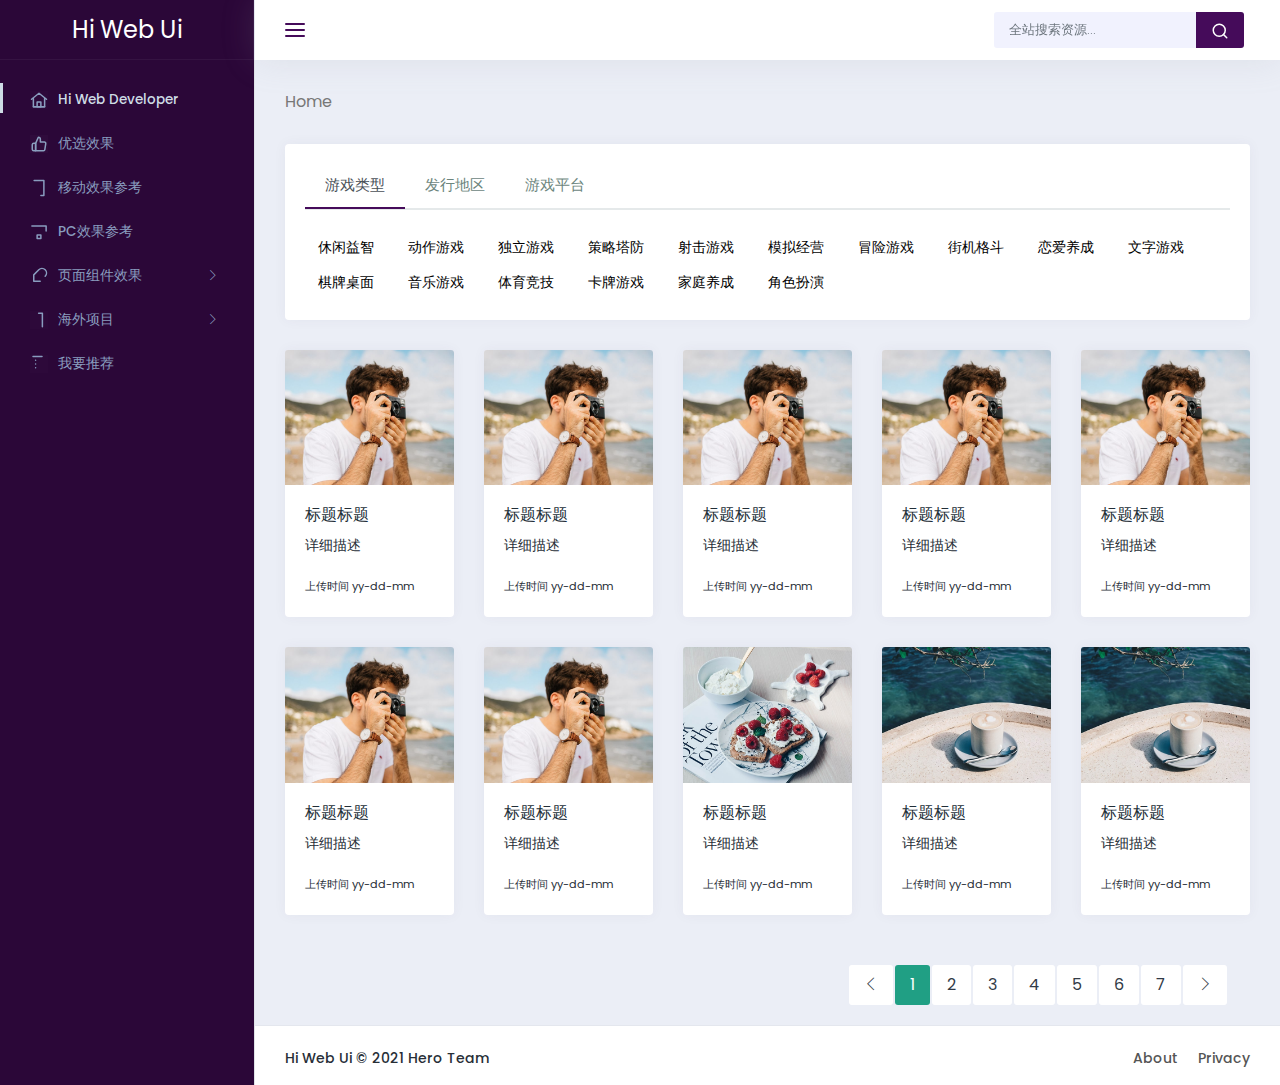
<file: index.html>
﻿<!doctype html>
<html lang="en">

<head>
    <meta charset="UTF-8">
    <meta name="description" content="">
    <meta http-equiv="X-UA-Compatible" content="IE=edge">
    <meta name="viewport" content="width=device-width, initial-scale=1, shrink-to-fit=no">
    <!-- The above 4 meta tags *must* come first in the head; any other head content must come *after* these tags -->
    <!-- Title -->
    <title>Hi Web Ui &amp; HERO YingXiong</title>
    <!-- Favicon -->
    <link rel="icon" href="img/core-img/favicon.png">
    <!-- These plugins only need for the run this page -->
    <link rel="stylesheet" href="css/default-assets/morris.css">
    <!-- Master Stylesheet [If you remove this CSS file, your file will be broken undoubtedly.] -->
    <link rel="stylesheet" href="style.css">
    <!-- Hui -->
    <link rel="stylesheet" href="css/hui.css">
</head>

<body>
    <!-- Preloader -->
    <div id="preloader">
        <div class="lds-hourglass"></div>
    </div>
    <!-- Main Content-->
    <div class="main-container-wrapper">
        <!-- Top bar area -->
        <nav class="navbar col-lg-12 col-12 p-0 fixed-top d-flex flex-row">
            <div class="text-center navbar-brand-wrapper d-flex align-items-center justify-content-center">
                <a class="navbar-brand brand-logo" href="index.html">
                    Hi Web Ui
                </a>
                <a class="navbar-brand brand-logo-mini" href="index.html">
                    H
                </a>
            </div>
            <div class="navbar-menu-wrapper d-flex align-items-center justify-content-between">
                <button class="navbar-toggler navbar-toggler align-self-center" type="button" data-toggle="minimize">
                    <span>
                        <svg xmlns="http://www.w3.org/2000/svg" width="24" height="24" viewBox="0 0 24 24" fill="none" stroke="currentColor" stroke-width="2" stroke-linecap="round" stroke-linejoin="round" class="feather feather-menu">
                            <line x1="3" y1="12" x2="21" y2="12"></line>
                            <line x1="3" y1="6" x2="21" y2="6"></line>
                            <line x1="3" y1="18" x2="21" y2="18"></line>
                        </svg>
                    </span>
                </button>
                <ul class="navbar-nav mr-lg-2">
                    <li class="nav-item app-search d-none d-sm-block">
                        <form role="search" class=""><input type="text" placeholder="全站搜索资源..." class="form-control">
                            <button type="submit" class="search-btn mr-0"><svg xmlns="http://www.w3.org/2000/svg" width="24" height="24" viewBox="0 0 24 24" fill="none" stroke="currentColor" stroke-width="2" stroke-linecap="round" stroke-linejoin="round" class="feather feather-search search-icon">
                                    <circle cx="11" cy="11" r="8"></circle>
                                    <line x1="21" y1="21" x2="16.65" y2="16.65"></line>
                                </svg></button>
                            </form>
                    </li>
                </ul>
                <button class="navbar-toggler navbar-toggler-right d-xl-none align-self-center" type="button" data-toggle="offcanvas">
                    <span><svg xmlns="http://www.w3.org/2000/svg" width="24" height="24" viewBox="0 0 24 24" fill="none" stroke="currentColor" stroke-width="2" stroke-linecap="round" stroke-linejoin="round" class="feather feather-grid menu-bar-icon">
                            <rect x="3" y="3" width="7" height="7"></rect>
                            <rect x="14" y="3" width="7" height="7"></rect>
                            <rect x="14" y="14" width="7" height="7"></rect>
                            <rect x="3" y="14" width="7" height="7"></rect>
                        </svg></span>
                </button>
            </div>
        </nav>
        <div class="container-fluid page-body-wrapper">
            <!-- Side Menu area -->
            <nav class="sidebar sidebar-offcanvas" id="sidebar">
                <ul class="nav">
                    <li class="nav-item">
                        <a class="nav-link active" href="index.html">
                            <svg id="icon-home" xmlns="http://www.w3.org/2000/svg" width="48" height="48" viewBox="0 0 48 48" fill="none" stroke-width="4" stroke-linecap="round" stroke-linejoin="round" class="feather feather-home link-icon">
                                <path d="M9 42H39" stroke="#899dbf" stroke-width="4" stroke-linecap="round" />
                                <path d="M19 29V42H29V29H19Z" fill="none" stroke="#899dbf" stroke-width="4" stroke-linejoin="round" />
                                <path d="M9 42V18L4 22L24 6L44 22L39 18V42H9Z" stroke="#899dbf" stroke-width="4" stroke-linecap="round" stroke-linejoin="round" />
                                <path d="M9 18V42H39V18L24 6L9 18Z" fill="none" />
                                <rect width="48" height="48" fill="white" fill-opacity="0.01" />
                            </svg>
                            <span class="menu-title">Hi Web Developer</span>
                        </a>
                    </li>
                    <li class="nav-item">
                        <a class="nav-link" href="recommend.html">
                            <svg id="icon-home-1" xmlns="http://www.w3.org/2000/svg" width="24" height="24" viewBox="0 0 48 48" fill="none" stroke-width="4" stroke-linecap="round" stroke-linejoin="round" class="feather feather-like link-icon">
                                <path d="M27.6 18.6V11.4C27.6 8.41766 25.1823 6 22.2 6L15 22.2V42H35.916C37.7111 42.0203 39.2468 40.7149 39.516 38.94L42 22.74C42.1585 21.6957 41.8504 20.6346 41.1573 19.8375C40.4643 19.0405 39.4561 18.588 38.4 18.6H27.6Z" stroke="#899dbf" stroke-width="4" stroke-linejoin="round" />
                                <path d="M15 22.0002H10.194C8.08532 21.9629 6.2827 23.7096 6 25.7996V38.3996C6.2827 40.4896 8.08532 42.0369 10.194 41.9996H15V22.0002Z" fill="none" stroke="#899dbf" stroke-width="4" stroke-linejoin="round" />
                                <rect width="48" height="48" fill="white" fill-opacity="0.01" />
                                <rect width="48" height="48" fill="white" fill-opacity="0.01" />
                            </svg>
                            <span class="menu-title">优选效果</span>
                        </a>
                    </li>
                    <li class="nav-item">
                        <a class="nav-link" href="mobile.html">
                            <svg id="icon-home-2" xmlns="http://www.w3.org/2000/svg" width="24" height="24" viewBox="0 0 48 48" fill="none" fill="none" stroke="currentColor" stroke-width="2" stroke-linecap="round" stroke-linejoin="round" class="feather feather-edit link-icon">
                                <rect x="11" y="4" width="26" height="40" rx="3" fill="none" stroke="#899dbf" stroke-width="4" />
                                <path d="M22 10L26 10" stroke="#899dbf" stroke-width="4" stroke-linecap="round" stroke-linejoin="round" />
                                <path d="M20 38H28" stroke="#899dbf" stroke-width="4" stroke-linecap="round" stroke-linejoin="round" />
                            </svg>
                            <span class="menu-title">移动效果参考</span>
                        </a>
                    </li>
                    <li class="nav-item">
                        <a class="nav-link" href="pc.html">
                            <svg id="icon-home-3" xmlns="http://www.w3.org/2000/svg" width="24" height="24" viewBox="0 0 48 48" fill="none" width="24" height="24" viewBox="0 0 24 24" fill="none" stroke="currentColor" stroke-width="2" stroke-linecap="round" stroke-linejoin="round" class="feather feather-edit link-icon">
                                <rect x="19" y="32" width="10" height="9" stroke="#899dbf" stroke-width="4" stroke-linecap="round" stroke-linejoin="round" />
                                <rect x="5" y="8" width="38" height="24" rx="2" fill="none" stroke="#899dbf" stroke-width="4" />
                                <path d="M22 27H26" stroke="#899dbf" stroke-width="4" stroke-linecap="round" stroke-linejoin="round" />
                                <path d="M14 41L34 41" stroke="#899dbf" stroke-width="4" stroke-linecap="round" stroke-linejoin="round" />
                            </svg>
                            <span class="menu-title">PC效果参考</span>
                        </a>
                    </li>
                    <li class="nav-item">
                        <a class="nav-link" data-toggle="collapse" href="#elements" aria-expanded="false" aria-controls="elements">
                            <svg id="icon-home-4" xmlns="http://www.w3.org/2000/svg" width="24" height="24" viewBox="0 0 24 24" fill="none" stroke="currentColor" stroke-width="2" stroke-linecap="round" stroke-linejoin="round" class="feather feather-feather link-icon">
                                <path d="M20.24 12.24a6 6 0 0 0-8.49-8.49L5 10.5V19h8.5z"></path>
                                <line x1="16" y1="8" x2="2" y2="22"></line>
                                <line x1="17.5" y1="15" x2="9" y2="15"></line>
                            </svg>
                            <span class="menu-title">页面组件效果</span>
                            <i class="ti-angle-right"></i>
                        </a>
                        <div class="collapse" id="elements">
                            <ul class="nav flex-column sub-menu">
                                <li class="nav-item"><a class="nav-link" href="card.html">音频和视频</a></li>
                                <li class="nav-item"><a class="nav-link" href="">页面布局</a></li>
                                <li class="nav-item"><a class="nav-link" href="">背景处理</a></li>
                                <li class="nav-item"><a class="nav-link" href="">字体排版</a></li>
                                <li class="nav-item"><a class="nav-link" href="">鼠标滑过</a></li>
                                <li class="nav-item"><a class="nav-link" href="">按钮效果</a></li>
                                <li class="nav-item"><a class="nav-link" href="">滚动效果</a></li>
                                <li class="nav-item"><a class="nav-link" href="">下拉菜单</a></li>
                                <li class="nav-item"><a class="nav-link" href="">弹出层</a></li>
                                <li class="nav-item"><a class="nav-link" href="">进度条</a></li>
                                <li class="nav-item"><a class="nav-link" href="">滚动条</a></li>
                                <li class="nav-item"><a class="nav-link" href="">轮播图</a></li>
                                <li class="nav-item"><a class="nav-link" href="">统计图</a></li>
                                <li class="nav-item"><a class="nav-link" href="">Tabs</a></li>
                                <li class="nav-item"><a class="nav-link" href="">提示</a></li>
                                <li class="nav-item"><a class="nav-link" href="">图片</a></li>
                                <li class="nav-item"><a class="nav-link" href="">加载</a></li>
                                <li class="nav-item"><a class="nav-link" href="">表单</a></li>
                                <li class="nav-item"><a class="nav-link" href="">表格</a></li>
                            </ul>
                        </div>
                    </li>
                    <li class="nav-item">
                        <a class="nav-link" data-toggle="collapse" href="#job" aria-expanded="false" aria-controls="job">
                            <svg id="icon-home-6" xmlns="http://www.w3.org/2000/svg" width="24" height="24" viewBox="0 0 48 48" fill="none" stroke="currentColor" stroke-width="2" stroke-linecap="round" stroke-linejoin="round" class="feather feather-bell link-icon">
                                <g>
                                    <rect width="48" height="48" fill="white" fill-opacity="0.01" stroke-linejoin="round" stroke-width="4" stroke="none" fill-rule="evenodd" />
                                    <g transform="translate(5.000000, 5.000000)">
                                        <rect stroke="#899dbf" fill="none" fill-rule="nonzero" x="18" y="1" width="10" height="36" stroke-linejoin="round" stroke-width="4" />
                                        <rect stroke="#899dbf" fill="none" fill-rule="nonzero" x="28" y="1" width="10" height="36" stroke-linejoin="round" stroke-width="4" />
                                        <polygon stroke="#899dbf" fill="none" fill-rule="nonzero" points="3.5 0 14 0.840909091 10.5 37 0 36.1590909" stroke-linejoin="round" stroke-width="4" />
                                        <path d="M33,13 L33,10" stroke="#899dbf" stroke-linecap="round" stroke-linejoin="round" stroke-width="4" fill="none" fill-rule="evenodd" />
                                        <path d="M23,13 L23,10" stroke="#899dbf" stroke-linecap="round" stroke-linejoin="round" stroke-width="4" fill="none" fill-rule="evenodd" />
                                    </g>
                                </g>
                            </svg>
                            <span class="menu-title">海外项目</span>
                            <i class="ti-angle-right"></i>
                        </a>
                        <div class="collapse" id="job">
                            <ul class="nav flex-column sub-menu">
                                <li class="nav-item"><a class="nav-link" href="project.html">官网项目</a></li>
                                <li class="nav-item"><a class="nav-link" href="project_zt.html">专题页面</a></li>
                            </ul>
                        </div>
                    </li>
                    <li class="nav-item">
                        <a class="nav-link" href="updata.html">
                            <svg id="icon-home-9" xmlns="http://www.w3.org/2000/svg" width="24" height="24" viewBox="0 0 48 48" fill="none" stroke-width="4" stroke-linecap="round" stroke-linejoin="round" class="feather feather-like link-icon">
                                <rect width="48" height="48" fill="white" fill-opacity="0.01" />
                                <rect x="8" y="4" width="32" height="40" rx="2" fill="none" stroke="#899dbf" stroke-width="4" stroke-linejoin="round" />
                                <path d="M21 14H33" stroke="#899dbf" stroke-width="4" stroke-linecap="round" stroke-linejoin="round" />
                                <path d="M21 24H33" stroke="#899dbf" stroke-width="4" stroke-linecap="round" stroke-linejoin="round" />
                                <path d="M21 34H33" stroke="#899dbf" stroke-width="4" stroke-linecap="round" stroke-linejoin="round" />
                                <path fill-rule="evenodd" clip-rule="evenodd" d="M15 16C16.1046 16 17 15.1046 17 14C17 12.8954 16.1046 12 15 12C13.8954 12 13 12.8954 13 14C13 15.1046 13.8954 16 15 16Z" fill="#899dbf" />
                                <path fill-rule="evenodd" clip-rule="evenodd" d="M15 26C16.1046 26 17 25.1046 17 24C17 22.8954 16.1046 22 15 22C13.8954 22 13 22.8954 13 24C13 25.1046 13.8954 26 15 26Z" fill="#899dbf" />
                                <path fill-rule="evenodd" clip-rule="evenodd" d="M15 36C16.1046 36 17 35.1046 17 34C17 32.8954 16.1046 32 15 32C13.8954 32 13 32.8954 13 34C13 35.1046 13.8954 36 15 36Z" fill="#899dbf" />
                            </svg>
                            <span class="menu-title">我要推荐</span>
                        </a>
                    </li>
                </ul>
            </nav>
            <!-- Mani Page -->
            <div class="main-panel">
                <div class="content-wrapper">

                    <!-- 分类导航 -->
                    <div class="container-fluid">
                        <!-- Start page title -->
                        <div class="row">
                            <div class="col-12">
                                <div class="page-title-box d-flex justify-content-between mb-30">
                                    <div class="page-title-right">
                                        <ol class="breadcrumb m-0">
                                            <li class="breadcrumb-item active">Home</li>
                                        </ol>
                                    </div>
                                </div>
                            </div>
                        </div>
                        <!-- end page title -->
                        <div class="row">
                            <div class="col-xl-12">
                                <div class="card">
                                    <div class="card-body">
                                        <ul class="nav nav-tabs nav-bordered">
                                            <li class="nav-item">
                                                <a href="#type-b1" data-toggle="tab" aria-expanded="true" class="nav-link active">
                                                    游戏类型
                                                </a>
                                            </li>
                                            <li class="nav-item">
                                                <a href="#diqu-b1" data-toggle="tab" aria-expanded="false" class="nav-link">
                                                    发行地区
                                                </a>
                                            </li>
                                            <li class="nav-item">
                                                <a href="#gametype-b1" data-toggle="tab" aria-expanded="false" class="nav-link">
                                                    游戏平台
                                                </a>
                                            </li>
                                        </ul>
                                        <div class="tab-content">
                                            <div class="tab-pane show active" id="type-b1">
                                                <button type="button" class="btn btn-link">休闲益智</button>
                                                <button type="button" class="btn btn-link">动作游戏</button>
                                                <button type="button" class="btn btn-link">独立游戏</button>
                                                <button type="button" class="btn btn-link">策略塔防</button>
                                                <button type="button" class="btn btn-link">射击游戏</button>
                                                <button type="button" class="btn btn-link">模拟经营</button>
                                                <button type="button" class="btn btn-link">冒险游戏</button>
                                                <button type="button" class="btn btn-link">街机格斗</button>
                                                <button type="button" class="btn btn-link">恋爱养成</button>
                                                <button type="button" class="btn btn-link">文字游戏</button>
                                                <button type="button" class="btn btn-link">棋牌桌面</button>
                                                <button type="button" class="btn btn-link">音乐游戏</button>
                                                <button type="button" class="btn btn-link">体育竞技</button>
                                                <button type="button" class="btn btn-link">卡牌游戏</button>
                                                <button type="button" class="btn btn-link">家庭养成</button>
                                                <button type="button" class="btn btn-link">角色扮演</button>
                                            </div>
                                            <div class="tab-pane" id="diqu-b1">
                                                <button type="button" class="btn btn-link">日本</button>
                                                <button type="button" class="btn btn-link">韩国</button>
                                                <button type="button" class="btn btn-link">繁体</button>
                                                <button type="button" class="btn btn-link">国内</button>
                                            </div>
                                            <div class="tab-pane" id="gametype-b1">
                                                <button type="button" class="btn btn-link">PS4</button>
                                                <button type="button" class="btn btn-link">Xbox</button>
                                                <button type="button" class="btn btn-link">Switch</button>
                                                <button type="button" class="btn btn-link">PC</button>
                                                <button type="button" class="btn btn-link">Phone</button>
                                            </div>
                                        </div>
                                    </div>
                                </div> <!-- end card-->
                            </div> <!-- end col -->
                        </div>
                    </div>

                    <div class="container-fluid">

                        <div class="row">
                            <div class="col-12">
                                <!-- <h4 class="my-4 card-title">分类名</h4> -->
                                <div class="card-deck-wrapper">
                                    <div class="card-deck">
                                        <div class="card mb-30">
                                            <a href="" target="_blank">
                                                <img class="card-img-top img-fluid" src="img/gallery-img/7.jpg" alt="Card image cap">
                                                <div class="card-body">
                                                    <h5 class="card-title mb-10">标题标题</h5>
                                                    <p class="card-text">详细描述</p>
                                                    <p class="card-text">
                                                        <small class="text-muted">上传时间 yy-dd-mm</small>
                                                    </p>
                                                </div>
                                            </a>
                                        </div>
                                        <div class="card mb-30">
                                            <a href="" target="_blank">
                                                <img class="card-img-top img-fluid" src="img/gallery-img/7.jpg" alt="Card image cap">
                                                <div class="card-body">
                                                    <h5 class="card-title mb-10">标题标题</h5>
                                                    <p class="card-text">详细描述</p>
                                                    <p class="card-text">
                                                        <small class="text-muted">上传时间 yy-dd-mm</small>
                                                    </p>
                                                </div>
                                            </a>
                                        </div>
                                        <div class="card mb-30">
                                            <a href="" target="_blank">
                                                <img class="card-img-top img-fluid" src="img/gallery-img/7.jpg" alt="Card image cap">
                                                <div class="card-body">
                                                    <h5 class="card-title mb-10">标题标题</h5>
                                                    <p class="card-text">详细描述</p>
                                                    <p class="card-text">
                                                        <small class="text-muted">上传时间 yy-dd-mm</small>
                                                    </p>
                                                </div>
                                            </a>
                                        </div>
                                        <div class="card mb-30">
                                            <a href="" target="_blank">
                                                <img class="card-img-top img-fluid" src="img/gallery-img/7.jpg" alt="Card image cap">
                                                <div class="card-body">
                                                    <h5 class="card-title mb-10">标题标题</h5>
                                                    <p class="card-text">详细描述</p>
                                                    <p class="card-text">
                                                        <small class="text-muted">上传时间 yy-dd-mm</small>
                                                    </p>
                                                </div>
                                            </a>
                                        </div>
                                        <div class="card mb-30">
                                            <a href="" target="_blank">
                                                <img class="card-img-top img-fluid" src="img/gallery-img/7.jpg" alt="Card image cap">
                                                <div class="card-body">
                                                    <h5 class="card-title mb-10">标题标题</h5>
                                                    <p class="card-text">详细描述</p>
                                                    <p class="card-text">
                                                        <small class="text-muted">上传时间 yy-dd-mm</small>
                                                    </p>
                                                </div>
                                            </a>
                                        </div>
                                    </div> <!-- end card-deck-->
                                </div> <!-- end card-deck-wrapper-->
                            </div> <!-- end col-->
                            <div class="col-12">
                                <!-- <h4 class="my-4 card-title">分类名</h4> -->
                                <div class="card-deck-wrapper">
                                    <div class="card-deck">
                                        <div class="card mb-30">
                                            <img class="card-img-top img-fluid" src="img/gallery-img/7.jpg" alt="Card image cap">
                                            <div class="card-body">
                                                <h5 class="card-title mb-10">标题标题</h5>
                                                <p class="card-text">详细描述</p>
                                                <p class="card-text">
                                                    <small class="text-muted">上传时间 yy-dd-mm</small>
                                                </p>
                                            </div>
                                        </div>
                                        <div class="card mb-30">
                                            <img class="card-img-top img-fluid" src="img/gallery-img/7.jpg" alt="Card image cap">
                                            <div class="card-body">
                                                <h5 class="card-title mb-10">标题标题</h5>
                                                <p class="card-text">详细描述</p>
                                                <p class="card-text">
                                                    <small class="text-muted">上传时间 yy-dd-mm</small>
                                                </p>
                                            </div>
                                        </div>
                                        <div class="card mb-30">
                                            <img class="card-img-top img-fluid" src="img/gallery-img/6.jpg" alt="Card image cap">
                                            <div class="card-body">
                                                <h5 class="card-title mb-10">标题标题</h5>
                                                <p class="card-text">详细描述</p>
                                                <p class="card-text">
                                                    <small class="text-muted">上传时间 yy-dd-mm</small>
                                                </p>
                                            </div>
                                        </div>
                                        <div class="card mb-30">
                                            <img class="card-img-top img-fluid" src="img/gallery-img/5.jpg" alt="Card image cap">
                                            <div class="card-body">
                                                <h5 class="card-title mb-10">标题标题</h5>
                                                <p class="card-text">详细描述</p>
                                                <p class="card-text">
                                                    <small class="text-muted">上传时间 yy-dd-mm</small>
                                                </p>
                                            </div>
                                        </div>
                                        <div class="card mb-30">
                                            <img class="card-img-top img-fluid" src="img/gallery-img/5.jpg" alt="Card image cap">
                                            <div class="card-body">
                                                <h5 class="card-title mb-10">标题标题</h5>
                                                <p class="card-text">详细描述</p>
                                                <p class="card-text">
                                                    <small class="text-muted">上传时间 yy-dd-mm</small>
                                                </p>
                                            </div>
                                        </div>
                                    </div> <!-- end card-deck-->
                                </div> <!-- end card-deck-wrapper-->
                            </div> <!-- end col-->
                        </div>
                        <!-- end row -->
                    </div>
                    <!-- 分页 -->
                    <div class="col-md-12">
                        <div class="card-body">
                            <nav>
                               <ul class="pagination pagination-flat flex-wrap justify-content-end">
                                    <li class="page-item"><a class="page-link" href="#"><i class="ti-angle-left"></i></a></li>
                                    <li class="page-item active"><a class="page-link" href="#">1</a></li>
                                    <li class="page-item"><a class="page-link" href="#">2</a></li>
                                    <li class="page-item"><a class="page-link" href="#">3</a></li>
                                    <li class="page-item"><a class="page-link" href="#">4</a></li>
                                    <li class="page-item"><a class="page-link" href="#">5</a></li>
                                    <li class="page-item"><a class="page-link" href="#">6</a></li>
                                    <li class="page-item"><a class="page-link" href="#">7</a></li>
                                    <li class="page-item"><a class="page-link" href="#"><i class="ti-angle-right"></i></a></li>
                                </ul>
                            </nav>
                        </div>
                    </div>
                    <!-- end -->
                </div>
                <!-- Footer Area -->
                <div class="footer-area footer">
                    <div class="container-fluid">
                        <div class="row">
                            <div class="col-12">
                                <!-- Footer Area -->
                                <div class="d-sm-flex align-items-center justify-content-between">
                                    <!-- Copywrite Text -->
                                    <div class="copywrite-text">
                                        <p>Hi Web Ui &copy; 2021 Hero Team </p>
                                    </div>
                                    <!-- Footer Nav -->
                                    <ul class="footer-nav d-flex align-items-center justify-content-center">
                                        <li><a href="#">About</a></li>
                                        <li><a href="#">Privacy</a></li>
                                    </ul>
                                </div>
                            </div>
                        </div>
                    </div>
                </div>
            </div>
        </div>
    </div>
    <!-- ======================================
    ********* Page Wrapper Area End ***********
    ======================================= -->
    <!-- Must needed plugins to the run this Template -->
    <script src="js/jquery.min.js"></script>
    <script src="js/popper.min.js"></script>
    <script src="js/bootstrap.min.js"></script>
    <script src="js/bundle.js"></script>
    <script src="js/vivus.min.js"></script>
    <script src="js/svg.animation.js"></script>
    <!-- Inject JS -->
    <script src="js/canvas.js"></script>
    <script src="js/collapse.js"></script>
    <script src="js/settings.js"></script>
    <!-- <script src="js/template.js"></script> -->
    <script src="js/default-assets/active.js"></script>
    <!-- These plugins only need for the run this page -->
    <script src="js/default-assets/jquery.flot.js"></script>
    <script src="js/default-assets/jquery.flot.resize.js"></script>
    <script src="js/default-assets/sparkline.min.js"></script>
    <script src="js/default-assets/jquery.knob.js"></script>
    <script src="js/default-assets/jquery.appear.js"></script>
    <script src="js/default-assets/knob-active.js"></script>
</body>

</html>
</file>
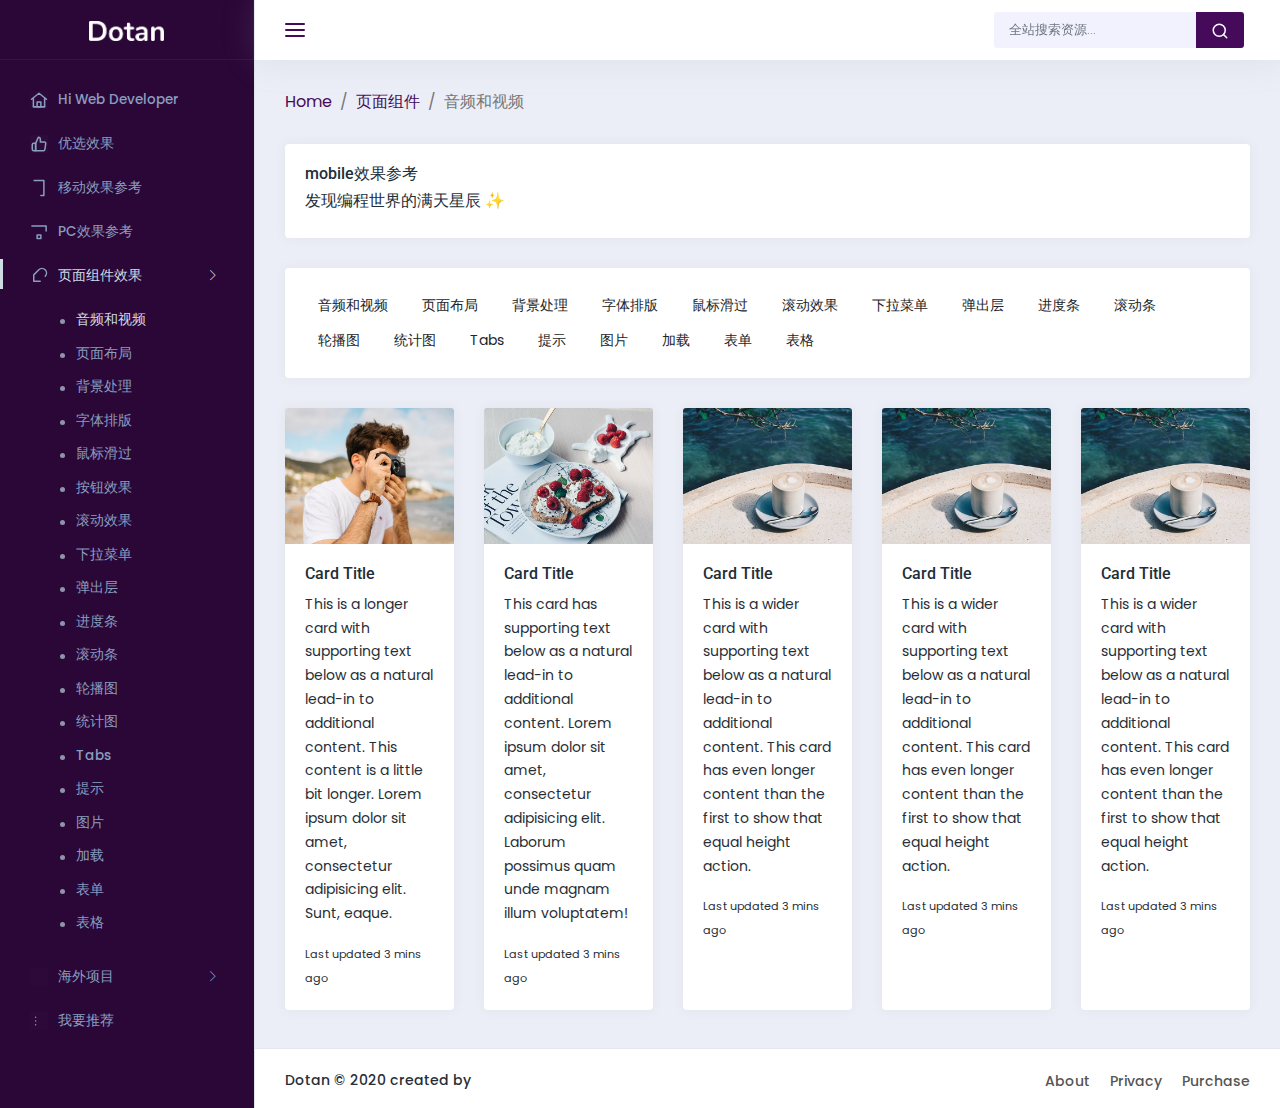
<file: card.html>
﻿<!doctype html>
<html lang="en">

<head>
    <meta charset="UTF-8">
    <meta name="description" content="">
    <meta http-equiv="X-UA-Compatible" content="IE=edge">
    <meta name="viewport" content="width=device-width, initial-scale=1, shrink-to-fit=no">
    <!-- The above 4 meta tags *must* come first in the head; any other head content must come *after* these tags -->

    <!-- Title -->
    <title>Hi Web Ui &amp; HERO YingXiong</title>
    <!-- Favicon -->
    <link rel="icon" href="img/core-img/favicon.png">

    <!-- Master Stylesheet [If you remove this CSS file, your file will be broken undoubtedly.] -->
    <link rel="stylesheet" href="style.css">

</head>

<body>
    <!-- Preloader -->
    <div id="preloader">
        <div class="lds-hourglass"></div>
    </div>

    <!-- Main Content-->
    <div class="main-container-wrapper">
        <!-- Top bar area -->
        <nav class="navbar col-lg-12 col-12 p-0 fixed-top d-flex flex-row">
            <div class="text-center navbar-brand-wrapper d-flex align-items-center justify-content-center">
                <a class="navbar-brand brand-logo" href="index.html"><img src="img/core-img/logo.png" alt="logo" /></a>
                <a class="navbar-brand brand-logo-mini" href="index.html"><img src="img/core-img/small-logo.png" alt="logo" /></a>
            </div>
            <div class="navbar-menu-wrapper d-flex align-items-center justify-content-between">
                <button class="navbar-toggler navbar-toggler align-self-center" type="button" data-toggle="minimize">
                    <span>
                        <svg xmlns="http://www.w3.org/2000/svg" width="24" height="24" viewBox="0 0 24 24" fill="none" stroke="currentColor" stroke-width="2" stroke-linecap="round" stroke-linejoin="round" class="feather feather-menu">
                            <line x1="3" y1="12" x2="21" y2="12"></line>
                            <line x1="3" y1="6" x2="21" y2="6"></line>
                            <line x1="3" y1="18" x2="21" y2="18"></line>
                        </svg>
                    </span>
                </button>
                <ul class="navbar-nav mr-lg-2">
                    <li class="nav-item app-search d-none d-sm-block">
                        <form role="search" class=""><input type="text" placeholder="全站搜索资源..." class="form-control">
                            <button type="submit" class="search-btn mr-0"><svg xmlns="http://www.w3.org/2000/svg" width="24" height="24" viewBox="0 0 24 24" fill="none" stroke="currentColor" stroke-width="2" stroke-linecap="round" stroke-linejoin="round" class="feather feather-search search-icon">
                                    <circle cx="11" cy="11" r="8"></circle>
                                    <line x1="21" y1="21" x2="16.65" y2="16.65"></line>
                                </svg></button></form>
                    </li>
                </ul>
                <button class="navbar-toggler navbar-toggler-right d-xl-none align-self-center" type="button" data-toggle="offcanvas">
                    <span><svg xmlns="http://www.w3.org/2000/svg" width="24" height="24" viewBox="0 0 24 24" fill="none" stroke="currentColor" stroke-width="2" stroke-linecap="round" stroke-linejoin="round" class="feather feather-grid menu-bar-icon">
                            <rect x="3" y="3" width="7" height="7"></rect>
                            <rect x="14" y="3" width="7" height="7"></rect>
                            <rect x="14" y="14" width="7" height="7"></rect>
                            <rect x="3" y="14" width="7" height="7"></rect>
                        </svg></span>
                </button>
            </div>
        </nav>

        <div class="container-fluid page-body-wrapper">
            <!-- Side Menu area -->
            <nav class="sidebar sidebar-offcanvas" id="sidebar">
                <ul class="nav">
                    <li class="nav-item">
                        <a class="nav-link active" href="index.html">
                            <svg id="icon-home" xmlns="http://www.w3.org/2000/svg" width="48" height="48" viewBox="0 0 48 48" fill="none" stroke-width="4" stroke-linecap="round" stroke-linejoin="round" class="feather feather-home link-icon">
                                <path d="M9 42H39" stroke="#899dbf" stroke-width="4" stroke-linecap="round" />
                                <path d="M19 29V42H29V29H19Z" fill="none" stroke="#899dbf" stroke-width="4" stroke-linejoin="round" />
                                <path d="M9 42V18L4 22L24 6L44 22L39 18V42H9Z" stroke="#899dbf" stroke-width="4" stroke-linecap="round" stroke-linejoin="round" />
                                <path d="M9 18V42H39V18L24 6L9 18Z" fill="none" />
                                <rect width="48" height="48" fill="white" fill-opacity="0.01" />
                            </svg>
                            <span class="menu-title">Hi Web Developer</span>
                        </a>
                    </li>
                    <li class="nav-item">
                        <a class="nav-link" href="recommend.html">
                            <svg id="icon-home-1" xmlns="http://www.w3.org/2000/svg" width="24" height="24" viewBox="0 0 48 48" fill="none" stroke-width="4" stroke-linecap="round" stroke-linejoin="round" class="feather feather-like link-icon">
                                <path d="M27.6 18.6V11.4C27.6 8.41766 25.1823 6 22.2 6L15 22.2V42H35.916C37.7111 42.0203 39.2468 40.7149 39.516 38.94L42 22.74C42.1585 21.6957 41.8504 20.6346 41.1573 19.8375C40.4643 19.0405 39.4561 18.588 38.4 18.6H27.6Z" stroke="#899dbf" stroke-width="4" stroke-linejoin="round" />
                                <path d="M15 22.0002H10.194C8.08532 21.9629 6.2827 23.7096 6 25.7996V38.3996C6.2827 40.4896 8.08532 42.0369 10.194 41.9996H15V22.0002Z" fill="none" stroke="#899dbf" stroke-width="4" stroke-linejoin="round" />
                                <rect width="48" height="48" fill="white" fill-opacity="0.01" />
                                <rect width="48" height="48" fill="white" fill-opacity="0.01" />
                            </svg>
                            <span class="menu-title">优选效果</span>
                        </a>
                    </li>
                    <li class="nav-item">
                        <a class="nav-link" href="mobile.html">
                            <svg id="icon-home-2" xmlns="http://www.w3.org/2000/svg" width="24" height="24" viewBox="0 0 48 48" fill="none" fill="none" stroke="currentColor" stroke-width="2" stroke-linecap="round" stroke-linejoin="round" class="feather feather-edit link-icon">
                                <rect x="11" y="4" width="26" height="40" rx="3" fill="none" stroke="#899dbf" stroke-width="4" />
                                <path d="M22 10L26 10" stroke="#899dbf" stroke-width="4" stroke-linecap="round" stroke-linejoin="round" />
                                <path d="M20 38H28" stroke="#899dbf" stroke-width="4" stroke-linecap="round" stroke-linejoin="round" />
                            </svg>
                            <span class="menu-title">移动效果参考</span>
                        </a>
                    </li>
                    <li class="nav-item">
                        <a class="nav-link" href="pc.html">
                            <svg id="icon-home-3" xmlns="http://www.w3.org/2000/svg" width="24" height="24" viewBox="0 0 48 48" fill="none" width="24" height="24" viewBox="0 0 24 24" fill="none" stroke="currentColor" stroke-width="2" stroke-linecap="round" stroke-linejoin="round" class="feather feather-edit link-icon">
                                <rect x="19" y="32" width="10" height="9" stroke="#899dbf" stroke-width="4" stroke-linecap="round" stroke-linejoin="round" />
                                <rect x="5" y="8" width="38" height="24" rx="2" fill="none" stroke="#899dbf" stroke-width="4" />
                                <path d="M22 27H26" stroke="#899dbf" stroke-width="4" stroke-linecap="round" stroke-linejoin="round" />
                                <path d="M14 41L34 41" stroke="#899dbf" stroke-width="4" stroke-linecap="round" stroke-linejoin="round" />
                            </svg>
                            <span class="menu-title">PC效果参考</span>
                        </a>
                    </li>
                    <li class="nav-item">
                        <a class="nav-link" data-toggle="collapse" href="#elements" aria-expanded="false" aria-controls="elements">
                            <svg id="icon-home-4" xmlns="http://www.w3.org/2000/svg" width="24" height="24" viewBox="0 0 24 24" fill="none" stroke="currentColor" stroke-width="2" stroke-linecap="round" stroke-linejoin="round" class="feather feather-feather link-icon">
                                <path d="M20.24 12.24a6 6 0 0 0-8.49-8.49L5 10.5V19h8.5z"></path>
                                <line x1="16" y1="8" x2="2" y2="22"></line>
                                <line x1="17.5" y1="15" x2="9" y2="15"></line>
                            </svg>
                            <span class="menu-title">页面组件效果</span>
                            <i class="ti-angle-right"></i>
                        </a>
                        <div class="collapse" id="elements">
                            <ul class="nav flex-column sub-menu">
                                <li class="nav-item"><a class="nav-link" href="card.html">音频和视频</a></li>
                                <li class="nav-item"><a class="nav-link" href="">页面布局</a></li>
                                <li class="nav-item"><a class="nav-link" href="">背景处理</a></li>
                                <li class="nav-item"><a class="nav-link" href="">字体排版</a></li>
                                <li class="nav-item"><a class="nav-link" href="">鼠标滑过</a></li>
                                <li class="nav-item"><a class="nav-link" href="">按钮效果</a></li>
                                <li class="nav-item"><a class="nav-link" href="">滚动效果</a></li>
                                <li class="nav-item"><a class="nav-link" href="">下拉菜单</a></li>
                                <li class="nav-item"><a class="nav-link" href="">弹出层</a></li>
                                <li class="nav-item"><a class="nav-link" href="">进度条</a></li>
                                <li class="nav-item"><a class="nav-link" href="">滚动条</a></li>
                                <li class="nav-item"><a class="nav-link" href="">轮播图</a></li>
                                <li class="nav-item"><a class="nav-link" href="">统计图</a></li>
                                <li class="nav-item"><a class="nav-link" href="">Tabs</a></li>
                                <li class="nav-item"><a class="nav-link" href="">提示</a></li>
                                <li class="nav-item"><a class="nav-link" href="">图片</a></li>
                                <li class="nav-item"><a class="nav-link" href="">加载</a></li>
                                <li class="nav-item"><a class="nav-link" href="">表单</a></li>
                                <li class="nav-item"><a class="nav-link" href="">表格</a></li>
                            </ul>
                        </div>
                    </li>
                    <li class="nav-item">
                        <a class="nav-link" data-toggle="collapse" href="#job" aria-expanded="false" aria-controls="job">
                            <svg id="icon-home-6" xmlns="http://www.w3.org/2000/svg" width="24" height="24" viewBox="0 0 48 48" fill="none" stroke="currentColor" stroke-width="2" stroke-linecap="round" stroke-linejoin="round" class="feather feather-bell link-icon">
                                <g>
                                    <rect width="48" height="48" fill="white" fill-opacity="0.01" stroke-linejoin="round" stroke-width="4" stroke="none" fill-rule="evenodd" />
                                    <g transform="translate(5.000000, 5.000000)">
                                        <rect stroke="#899dbf" fill="none" fill-rule="nonzero" x="18" y="1" width="10" height="36" stroke-linejoin="round" stroke-width="4" />
                                        <rect stroke="#899dbf" fill="none" fill-rule="nonzero" x="28" y="1" width="10" height="36" stroke-linejoin="round" stroke-width="4" />
                                        <polygon stroke="#899dbf" fill="none" fill-rule="nonzero" points="3.5 0 14 0.840909091 10.5 37 0 36.1590909" stroke-linejoin="round" stroke-width="4" />
                                        <path d="M33,13 L33,10" stroke="#899dbf" stroke-linecap="round" stroke-linejoin="round" stroke-width="4" fill="none" fill-rule="evenodd" />
                                        <path d="M23,13 L23,10" stroke="#899dbf" stroke-linecap="round" stroke-linejoin="round" stroke-width="4" fill="none" fill-rule="evenodd" />
                                    </g>
                                </g>
                            </svg>
                            <span class="menu-title">海外项目</span>
                            <i class="ti-angle-right"></i>
                        </a>
                        <div class="collapse" id="job">
                            <ul class="nav flex-column sub-menu">
                                <li class="nav-item"><a class="nav-link" href="project.html">官网项目</a></li>
                                <li class="nav-item"><a class="nav-link" href="project_zt.html">专题页面</a></li>
                            </ul>
                        </div>
                    </li>
                    <li class="nav-item">
                        <a class="nav-link" href="updata.html">
                            <svg id="icon-home-9" xmlns="http://www.w3.org/2000/svg" width="24" height="24" viewBox="0 0 48 48" fill="none" stroke-width="4" stroke-linecap="round" stroke-linejoin="round" class="feather feather-like link-icon">
                                <rect width="48" height="48" fill="white" fill-opacity="0.01" />
                                <rect x="8" y="4" width="32" height="40" rx="2" fill="none" stroke="#899dbf" stroke-width="4" stroke-linejoin="round" />
                                <path d="M21 14H33" stroke="#899dbf" stroke-width="4" stroke-linecap="round" stroke-linejoin="round" />
                                <path d="M21 24H33" stroke="#899dbf" stroke-width="4" stroke-linecap="round" stroke-linejoin="round" />
                                <path d="M21 34H33" stroke="#899dbf" stroke-width="4" stroke-linecap="round" stroke-linejoin="round" />
                                <path fill-rule="evenodd" clip-rule="evenodd" d="M15 16C16.1046 16 17 15.1046 17 14C17 12.8954 16.1046 12 15 12C13.8954 12 13 12.8954 13 14C13 15.1046 13.8954 16 15 16Z" fill="#899dbf" />
                                <path fill-rule="evenodd" clip-rule="evenodd" d="M15 26C16.1046 26 17 25.1046 17 24C17 22.8954 16.1046 22 15 22C13.8954 22 13 22.8954 13 24C13 25.1046 13.8954 26 15 26Z" fill="#899dbf" />
                                <path fill-rule="evenodd" clip-rule="evenodd" d="M15 36C16.1046 36 17 35.1046 17 34C17 32.8954 16.1046 32 15 32C13.8954 32 13 32.8954 13 34C13 35.1046 13.8954 36 15 36Z" fill="#899dbf" />
                            </svg>
                            <span class="menu-title">我要推荐</span>
                        </a>
                    </li>
                </ul>
            </nav>

            <!-- Mani Page -->
            <div class="main-panel">
                <div class="content-wrapper">
                    <div class="container-fluid">
                        <!-- Start page title -->
                        <div class="row">
                            <div class="col-12">
                                <div class="page-title-box d-flex justify-content-between mb-30">
                                    <div class="page-title-right">
                                        <ol class="breadcrumb m-0">
                                            <li class="breadcrumb-item"><a href="javascript: void(0);">Home</a></li>
                                            <li class="breadcrumb-item"><a href="javascript: void(0);">页面组件</a></li>
                                            <li class="breadcrumb-item active">音频和视频</li>
                                        </ol>
                                    </div>
                                </div>
                            </div>
                        </div>
                        <!-- Out Line Button Area -->
                        <div class="row">
                            <div class="col-12">
                                <div class="card">
                                    <div class="card-body">
                                        <h6>mobile效果参考</h6>
                                        <h6>发现编程世界的满天星辰 ✨</h6>
                                    </div>
                                </div>

                                <div class="card">
                                    <div class="card-body">
                                        <div class="tab-pane">
                                            <button type="button" class="btn">音频和视频</button>
                                            <button type="button" class="btn">页面布局</button>
                                            <button type="button" class="btn">背景处理</button>
                                            <button type="button" class="btn">字体排版</button>
                                            <button type="button" class="btn">鼠标滑过</button>
                                            <button type="button" class="btn">滚动效果</button>
                                            <button type="button" class="btn">下拉菜单</button>
                                            <button type="button" class="btn">弹出层</button>
                                            <button type="button" class="btn">进度条</button>
                                            <button type="button" class="btn">滚动条</button>
                                            <button type="button" class="btn">轮播图</button>
                                            <button type="button" class="btn">统计图</button>
                                            <button type="button" class="btn">Tabs</button>
                                            <button type="button" class="btn">提示</button>
                                            <button type="button" class="btn">图片</button>
                                            <button type="button" class="btn">加载</button>
                                            <button type="button" class="btn">表单</button>
                                            <button type="button" class="btn">表格</button>
                                        </div>
                                    </div>
                                </div> <!-- end card-->
                            </div>
                        </div>
                    </div>
                    <!-- 内容 -->
                    <div class="container-fluid">
                        <!-- end page title -->
                        <div class="row">
                            <div class="col-12">
                                <div class="card-deck-wrapper">
                                    <div class="card-deck">
                                        <div class="card mb-30">
                                            <img class="card-img-top img-fluid" src="img/gallery-img/7.jpg" alt="Card image cap">
                                            <div class="card-body">
                                                <h5 class="card-title mb-10">Card title</h5>
                                                <p class="card-text">This is a longer card with supporting text below as
                                                    a natural lead-in to additional content. This content is a little
                                                    bit longer. Lorem ipsum dolor sit amet, consectetur adipisicing elit. Sunt, eaque.</p>
                                                <p class="card-text">
                                                    <small class="text-muted">Last updated 3 mins ago</small>
                                                </p>
                                            </div>
                                        </div>

                                        <div class="card mb-30">
                                            <img class="card-img-top img-fluid" src="img/gallery-img/6.jpg" alt="Card image cap">
                                            <div class="card-body">
                                                <h5 class="card-title mb-10">Card title</h5>
                                                <p class="card-text">This card has supporting text below as a natural
                                                    lead-in to additional content. Lorem ipsum dolor sit amet, consectetur adipisicing elit. Laborum possimus quam unde magnam illum voluptatem!</p>
                                                <p class="card-text">
                                                    <small class="text-muted">Last updated 3 mins ago</small>
                                                </p>
                                            </div>
                                        </div>

                                        <div class="card mb-30">
                                            <img class="card-img-top img-fluid" src="img/gallery-img/5.jpg" alt="Card image cap">
                                            <div class="card-body">
                                                <h5 class="card-title mb-10">Card title</h5>
                                                <p class="card-text">This is a wider card with supporting text below as
                                                    a natural lead-in to additional content. This card has even longer
                                                    content than the first to show that equal height action.</p>
                                                <p class="card-text">
                                                    <small class="text-muted">Last updated 3 mins ago</small>
                                                </p>
                                            </div>
                                        </div>

                                        <div class="card mb-30">
                                            <img class="card-img-top img-fluid" src="img/gallery-img/5.jpg" alt="Card image cap">
                                            <div class="card-body">
                                                <h5 class="card-title mb-10">Card title</h5>
                                                <p class="card-text">This is a wider card with supporting text below as
                                                    a natural lead-in to additional content. This card has even longer
                                                    content than the first to show that equal height action.</p>
                                                <p class="card-text">
                                                    <small class="text-muted">Last updated 3 mins ago</small>
                                                </p>
                                            </div>
                                        </div>

                                        <div class="card mb-30">
                                            <img class="card-img-top img-fluid" src="img/gallery-img/5.jpg" alt="Card image cap">
                                            <div class="card-body">
                                                <h5 class="card-title mb-10">Card title</h5>
                                                <p class="card-text">This is a wider card with supporting text below as
                                                    a natural lead-in to additional content. This card has even longer
                                                    content than the first to show that equal height action.</p>
                                                <p class="card-text">
                                                    <small class="text-muted">Last updated 3 mins ago</small>
                                                </p>
                                            </div>
                                        </div>

                                    </div> <!-- end card-deck-->
                                </div> <!-- end card-deck-wrapper-->
                            </div> <!-- end col-->
                        </div>
                        <!-- end row -->
                    </div>
                </div>

                <!-- Footer Area -->
                <div class="footer-area footer">
                    <div class="container-fluid">
                        <div class="row">
                            <div class="col-12">
                                <!-- Footer Area -->
                                <div class="d-sm-flex align-items-center justify-content-between">
                                    <!-- Copywrite Text -->
                                    <div class="copywrite-text">
                                        <p>Dotan &copy; 2020 created by </p>
                                    </div>
                                    <!-- Footer Nav -->
                                    <ul class="footer-nav d-flex align-items-center justify-content-center">
                                        <li><a href="#">About</a></li>
                                        <li><a href="#">Privacy</a></li>
                                        <li><a href="#">Purchase</a></li>
                                    </ul>
                                </div>
                            </div>
                        </div>
                    </div>
                </div>
            </div>
        </div>
    </div>

    <!-- ======================================
    ********* Page Wrapper Area End ***********
    ======================================= -->

    <!-- Must needed plugins to the run this Template -->
    <script src="js/jquery.min.js"></script>
    <script src="js/popper.min.js"></script>
    <script src="js/bootstrap.min.js"></script>
    <script src="js/bundle.js"></script>
    <script src="js/vivus.min.js"></script>
    <script src="js/svg.animation.js"></script>

    <!-- Inject JS -->
    <script src="js/canvas.js"></script>
    <script src="js/collapse.js"></script>
    <script src="js/settings.js"></script>
    <script src="js/default-assets/active.js"></script>

</body>

</html>
</file>
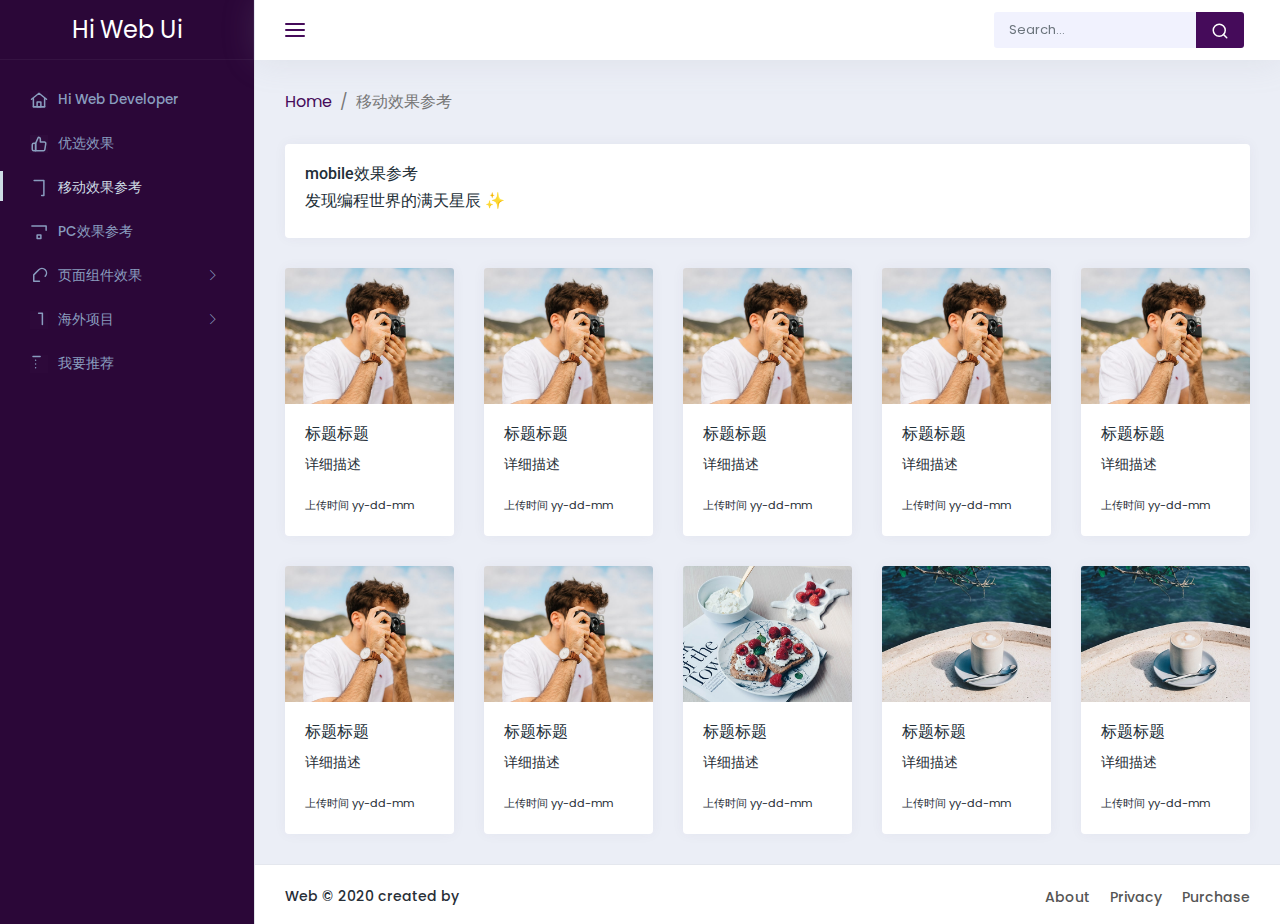
<file: mobile.html>
﻿<!doctype html>
<html lang="en">

<head>
    <meta charset="UTF-8">
    <meta name="description" content="">
    <meta http-equiv="X-UA-Compatible" content="IE=edge">
    <meta name="viewport" content="width=device-width, initial-scale=1, shrink-to-fit=no">
    <!-- The above 4 meta tags *must* come first in the head; any other head content must come *after* these tags -->
    <!-- Title -->
    <title>Hi Web Ui &amp; HERO YingXiong</title>
    <!-- Favicon -->
    <link rel="icon" href="img/core-img/favicon.png">
    <!-- These plugins only need for the run this page -->
    <link rel="stylesheet" href="css/default-assets/morris.css">
    <!-- Master Stylesheet [If you remove this CSS file, your file will be broken undoubtedly.] -->
    <link rel="stylesheet" href="style.css">
</head>

<body>
    <!-- Preloader -->
    <div id="preloader">
        <div class="lds-hourglass"></div>
    </div>
    <!-- Main Content-->
    <div class="main-container-wrapper">
        <!-- Top bar area -->
        <nav class="navbar col-lg-12 col-12 p-0 fixed-top d-flex flex-row">
            <div class="text-center navbar-brand-wrapper d-flex align-items-center justify-content-center">
                <a class="navbar-brand brand-logo" href="index.html">
                    <!-- <img src="img/core-img/logo.png" alt="logo" /> -->
                    Hi Web Ui
                </a>
                <a class="navbar-brand brand-logo-mini" href="index.html">
                    <!-- <img src="img/core-img/small-logo.png" alt="logo" /> -->
                    H
                </a>
            </div>
            <div class="navbar-menu-wrapper d-flex align-items-center justify-content-between">
                <button class="navbar-toggler navbar-toggler align-self-center" type="button" data-toggle="minimize">
                    <span>
                        <svg xmlns="http://www.w3.org/2000/svg" width="24" height="24" viewBox="0 0 24 24" fill="none" stroke="currentColor" stroke-width="2" stroke-linecap="round" stroke-linejoin="round" class="feather feather-menu">
                            <line x1="3" y1="12" x2="21" y2="12"></line>
                            <line x1="3" y1="6" x2="21" y2="6"></line>
                            <line x1="3" y1="18" x2="21" y2="18"></line>
                        </svg>
                    </span>
                </button>
                <ul class="navbar-nav mr-lg-2">
                    <li class="nav-item app-search d-none d-sm-block">
                        <form role="search" class=""><input type="text" placeholder="Search..." class="form-control">
                            <button type="submit" class="search-btn mr-0"><svg xmlns="http://www.w3.org/2000/svg" width="24" height="24" viewBox="0 0 24 24" fill="none" stroke="currentColor" stroke-width="2" stroke-linecap="round" stroke-linejoin="round" class="feather feather-search search-icon">
                                    <circle cx="11" cy="11" r="8"></circle>
                                    <line x1="21" y1="21" x2="16.65" y2="16.65"></line>
                                </svg></button></form>
                    </li>
                </ul>
                <button class="navbar-toggler navbar-toggler-right d-xl-none align-self-center" type="button" data-toggle="offcanvas">
                    <span><svg xmlns="http://www.w3.org/2000/svg" width="24" height="24" viewBox="0 0 24 24" fill="none" stroke="currentColor" stroke-width="2" stroke-linecap="round" stroke-linejoin="round" class="feather feather-grid menu-bar-icon">
                            <rect x="3" y="3" width="7" height="7"></rect>
                            <rect x="14" y="3" width="7" height="7"></rect>
                            <rect x="14" y="14" width="7" height="7"></rect>
                            <rect x="3" y="14" width="7" height="7"></rect>
                        </svg></span>
                </button>
            </div>
        </nav>
        <div class="container-fluid page-body-wrapper">
            <!-- Side Menu area -->
            <nav class="sidebar sidebar-offcanvas" id="sidebar">
                <ul class="nav">
                    <li class="nav-item">
                        <a class="nav-link active" href="index.html">
                            <svg id="icon-home" xmlns="http://www.w3.org/2000/svg" width="48" height="48" viewBox="0 0 48 48" fill="none" stroke-width="4" stroke-linecap="round" stroke-linejoin="round" class="feather feather-home link-icon">
                                <path d="M9 42H39" stroke="#899dbf" stroke-width="4" stroke-linecap="round" />
                                <path d="M19 29V42H29V29H19Z" fill="none" stroke="#899dbf" stroke-width="4" stroke-linejoin="round" />
                                <path d="M9 42V18L4 22L24 6L44 22L39 18V42H9Z" stroke="#899dbf" stroke-width="4" stroke-linecap="round" stroke-linejoin="round" />
                                <path d="M9 18V42H39V18L24 6L9 18Z" fill="none" />
                                <rect width="48" height="48" fill="white" fill-opacity="0.01" />
                            </svg>
                            <span class="menu-title">Hi Web Developer</span>
                        </a>
                    </li>
                    <li class="nav-item">
                        <a class="nav-link" href="recommend.html">
                            <svg id="icon-home-1" xmlns="http://www.w3.org/2000/svg" width="24" height="24" viewBox="0 0 48 48" fill="none" stroke-width="4" stroke-linecap="round" stroke-linejoin="round" class="feather feather-like link-icon">
                                <path d="M27.6 18.6V11.4C27.6 8.41766 25.1823 6 22.2 6L15 22.2V42H35.916C37.7111 42.0203 39.2468 40.7149 39.516 38.94L42 22.74C42.1585 21.6957 41.8504 20.6346 41.1573 19.8375C40.4643 19.0405 39.4561 18.588 38.4 18.6H27.6Z" stroke="#899dbf" stroke-width="4" stroke-linejoin="round" />
                                <path d="M15 22.0002H10.194C8.08532 21.9629 6.2827 23.7096 6 25.7996V38.3996C6.2827 40.4896 8.08532 42.0369 10.194 41.9996H15V22.0002Z" fill="none" stroke="#899dbf" stroke-width="4" stroke-linejoin="round" />
                                <rect width="48" height="48" fill="white" fill-opacity="0.01" />
                                <rect width="48" height="48" fill="white" fill-opacity="0.01" />
                            </svg>
                            <span class="menu-title">优选效果</span>
                        </a>
                    </li>
                    <li class="nav-item">
                        <a class="nav-link" href="mobile.html">
                            <svg id="icon-home-2" xmlns="http://www.w3.org/2000/svg" width="24" height="24" viewBox="0 0 48 48" fill="none" fill="none" stroke="currentColor" stroke-width="2" stroke-linecap="round" stroke-linejoin="round" class="feather feather-edit link-icon">
                                <rect x="11" y="4" width="26" height="40" rx="3" fill="none" stroke="#899dbf" stroke-width="4" />
                                <path d="M22 10L26 10" stroke="#899dbf" stroke-width="4" stroke-linecap="round" stroke-linejoin="round" />
                                <path d="M20 38H28" stroke="#899dbf" stroke-width="4" stroke-linecap="round" stroke-linejoin="round" />
                            </svg>
                            <span class="menu-title">移动效果参考</span>
                        </a>
                    </li>
                    <li class="nav-item">
                        <a class="nav-link" href="pc.html">
                            <svg id="icon-home-3" xmlns="http://www.w3.org/2000/svg" width="24" height="24" viewBox="0 0 48 48" fill="none" width="24" height="24" viewBox="0 0 24 24" fill="none" stroke="currentColor" stroke-width="2" stroke-linecap="round" stroke-linejoin="round" class="feather feather-edit link-icon">
                                <rect x="19" y="32" width="10" height="9" stroke="#899dbf" stroke-width="4" stroke-linecap="round" stroke-linejoin="round" />
                                <rect x="5" y="8" width="38" height="24" rx="2" fill="none" stroke="#899dbf" stroke-width="4" />
                                <path d="M22 27H26" stroke="#899dbf" stroke-width="4" stroke-linecap="round" stroke-linejoin="round" />
                                <path d="M14 41L34 41" stroke="#899dbf" stroke-width="4" stroke-linecap="round" stroke-linejoin="round" />
                            </svg>
                            <span class="menu-title">PC效果参考</span>
                        </a>
                    </li>
                    <li class="nav-item">
                        <a class="nav-link" data-toggle="collapse" href="#elements" aria-expanded="false" aria-controls="elements">
                            <svg id="icon-home-4" xmlns="http://www.w3.org/2000/svg" width="24" height="24" viewBox="0 0 24 24" fill="none" stroke="currentColor" stroke-width="2" stroke-linecap="round" stroke-linejoin="round" class="feather feather-feather link-icon">
                                <path d="M20.24 12.24a6 6 0 0 0-8.49-8.49L5 10.5V19h8.5z"></path>
                                <line x1="16" y1="8" x2="2" y2="22"></line>
                                <line x1="17.5" y1="15" x2="9" y2="15"></line>
                            </svg>
                            <span class="menu-title">页面组件效果</span>
                            <i class="ti-angle-right"></i>
                        </a>
                        <div class="collapse" id="elements">
                            <ul class="nav flex-column sub-menu">
                                <li class="nav-item"><a class="nav-link" href="card.html">音频和视频</a></li>
                                <li class="nav-item"><a class="nav-link" href="">页面布局</a></li>
                                <li class="nav-item"><a class="nav-link" href="">背景处理</a></li>
                                <li class="nav-item"><a class="nav-link" href="">字体排版</a></li>
                                <li class="nav-item"><a class="nav-link" href="">鼠标滑过</a></li>
                                <li class="nav-item"><a class="nav-link" href="">按钮效果</a></li>
                                <li class="nav-item"><a class="nav-link" href="">滚动效果</a></li>
                                <li class="nav-item"><a class="nav-link" href="">下拉菜单</a></li>
                                <li class="nav-item"><a class="nav-link" href="">弹出层</a></li>
                                <li class="nav-item"><a class="nav-link" href="">进度条</a></li>
                                <li class="nav-item"><a class="nav-link" href="">滚动条</a></li>
                                <li class="nav-item"><a class="nav-link" href="">轮播图</a></li>
                                <li class="nav-item"><a class="nav-link" href="">统计图</a></li>
                                <li class="nav-item"><a class="nav-link" href="">Tabs</a></li>
                                <li class="nav-item"><a class="nav-link" href="">提示</a></li>
                                <li class="nav-item"><a class="nav-link" href="">图片</a></li>
                                <li class="nav-item"><a class="nav-link" href="">加载</a></li>
                                <li class="nav-item"><a class="nav-link" href="">表单</a></li>
                                <li class="nav-item"><a class="nav-link" href="">表格</a></li>
                            </ul>
                        </div>
                    </li>
                    <li class="nav-item">
                        <a class="nav-link" data-toggle="collapse" href="#job" aria-expanded="false" aria-controls="job">
                            <svg id="icon-home-6" xmlns="http://www.w3.org/2000/svg" width="24" height="24" viewBox="0 0 48 48" fill="none" stroke="currentColor" stroke-width="2" stroke-linecap="round" stroke-linejoin="round" class="feather feather-bell link-icon">
                                <g>
                                    <rect width="48" height="48" fill="white" fill-opacity="0.01" stroke-linejoin="round" stroke-width="4" stroke="none" fill-rule="evenodd" />
                                    <g transform="translate(5.000000, 5.000000)">
                                        <rect stroke="#899dbf" fill="none" fill-rule="nonzero" x="18" y="1" width="10" height="36" stroke-linejoin="round" stroke-width="4" />
                                        <rect stroke="#899dbf" fill="none" fill-rule="nonzero" x="28" y="1" width="10" height="36" stroke-linejoin="round" stroke-width="4" />
                                        <polygon stroke="#899dbf" fill="none" fill-rule="nonzero" points="3.5 0 14 0.840909091 10.5 37 0 36.1590909" stroke-linejoin="round" stroke-width="4" />
                                        <path d="M33,13 L33,10" stroke="#899dbf" stroke-linecap="round" stroke-linejoin="round" stroke-width="4" fill="none" fill-rule="evenodd" />
                                        <path d="M23,13 L23,10" stroke="#899dbf" stroke-linecap="round" stroke-linejoin="round" stroke-width="4" fill="none" fill-rule="evenodd" />
                                    </g>
                                </g>
                            </svg>
                            <span class="menu-title">海外项目</span>
                            <i class="ti-angle-right"></i>
                        </a>
                        <div class="collapse" id="job">
                            <ul class="nav flex-column sub-menu">
                                <li class="nav-item"><a class="nav-link" href="project.html">官网项目</a></li>
                                <li class="nav-item"><a class="nav-link" href="project_zt.html">专题页面</a></li>
                            </ul>
                        </div>
                    </li>
                    <li class="nav-item">
                        <a class="nav-link" href="updata.html">
                            <svg id="icon-home-9" xmlns="http://www.w3.org/2000/svg" width="24" height="24" viewBox="0 0 48 48" fill="none" stroke-width="4" stroke-linecap="round" stroke-linejoin="round" class="feather feather-like link-icon">
                                <rect width="48" height="48" fill="white" fill-opacity="0.01" />
                                <rect x="8" y="4" width="32" height="40" rx="2" fill="none" stroke="#899dbf" stroke-width="4" stroke-linejoin="round" />
                                <path d="M21 14H33" stroke="#899dbf" stroke-width="4" stroke-linecap="round" stroke-linejoin="round" />
                                <path d="M21 24H33" stroke="#899dbf" stroke-width="4" stroke-linecap="round" stroke-linejoin="round" />
                                <path d="M21 34H33" stroke="#899dbf" stroke-width="4" stroke-linecap="round" stroke-linejoin="round" />
                                <path fill-rule="evenodd" clip-rule="evenodd" d="M15 16C16.1046 16 17 15.1046 17 14C17 12.8954 16.1046 12 15 12C13.8954 12 13 12.8954 13 14C13 15.1046 13.8954 16 15 16Z" fill="#899dbf" />
                                <path fill-rule="evenodd" clip-rule="evenodd" d="M15 26C16.1046 26 17 25.1046 17 24C17 22.8954 16.1046 22 15 22C13.8954 22 13 22.8954 13 24C13 25.1046 13.8954 26 15 26Z" fill="#899dbf" />
                                <path fill-rule="evenodd" clip-rule="evenodd" d="M15 36C16.1046 36 17 35.1046 17 34C17 32.8954 16.1046 32 15 32C13.8954 32 13 32.8954 13 34C13 35.1046 13.8954 36 15 36Z" fill="#899dbf" />
                            </svg>
                            <span class="menu-title">我要推荐</span>
                        </a>
                    </li>
                </ul>
            </nav>

            <!-- Mani Page -->
            <div class="main-panel">
                <div class="content-wrapper">
                    <div class="container-fluid">
                        <!-- Start page title -->
                        <div class="row">
                            <div class="col-12">
                                <div class="page-title-box d-flex justify-content-between mb-30">
                                    <div class="page-title-right">
                                        <ol class="breadcrumb m-0">
                                            <li class="breadcrumb-item"><a href="javascript: void(0);">Home</a></li>
                                            <li class="breadcrumb-item active">移动效果参考</li>
                                        </ol>
                                    </div>
                                </div>
                            </div>
                        </div>
                        <!-- end page title -->
                        <!-- Out Line Button Area -->
                        <div class="row">
                            <div class="col-12">
                                <div class="card">
                                    <div class="card-body">
                                        <h6>mobile效果参考</h6>
                                        <h6>发现编程世界的满天星辰 ✨</h6>
                                    </div>
                                </div>
                            </div>
                        </div>
                        <div class="row">
                            <div class="col-12">
                                <!-- <h4 class="my-4 card-title">分类名</h4> -->
                                <div class="card-deck-wrapper">
                                    <div class="card-deck">
                                        <div class="card mb-30">
                                            <a href="" target="_blank">
                                                <img class="card-img-top img-fluid" src="img/gallery-img/7.jpg" alt="Card image cap">
                                                <div class="card-body">
                                                    <h5 class="card-title mb-10">标题标题</h5>
                                                    <p class="card-text">详细描述</p>
                                                    <p class="card-text">
                                                        <small class="text-muted">上传时间 yy-dd-mm</small>
                                                    </p>
                                                </div>
                                            </a>
                                        </div>
                                        <div class="card mb-30">
                                            <a href="" target="_blank">
                                                <img class="card-img-top img-fluid" src="img/gallery-img/7.jpg" alt="Card image cap">
                                                <div class="card-body">
                                                    <h5 class="card-title mb-10">标题标题</h5>
                                                    <p class="card-text">详细描述</p>
                                                    <p class="card-text">
                                                        <small class="text-muted">上传时间 yy-dd-mm</small>
                                                    </p>
                                                </div>
                                            </a>
                                        </div>
                                        <div class="card mb-30">
                                            <a href="" target="_blank">
                                                <img class="card-img-top img-fluid" src="img/gallery-img/7.jpg" alt="Card image cap">
                                                <div class="card-body">
                                                    <h5 class="card-title mb-10">标题标题</h5>
                                                    <p class="card-text">详细描述</p>
                                                    <p class="card-text">
                                                        <small class="text-muted">上传时间 yy-dd-mm</small>
                                                    </p>
                                                </div>
                                            </a>
                                        </div>
                                        <div class="card mb-30">
                                            <a href="" target="_blank">
                                                <img class="card-img-top img-fluid" src="img/gallery-img/7.jpg" alt="Card image cap">
                                                <div class="card-body">
                                                    <h5 class="card-title mb-10">标题标题</h5>
                                                    <p class="card-text">详细描述</p>
                                                    <p class="card-text">
                                                        <small class="text-muted">上传时间 yy-dd-mm</small>
                                                    </p>
                                                </div>
                                            </a>
                                        </div>
                                        <div class="card mb-30">
                                            <a href="" target="_blank">
                                                <img class="card-img-top img-fluid" src="img/gallery-img/7.jpg" alt="Card image cap">
                                                <div class="card-body">
                                                    <h5 class="card-title mb-10">标题标题</h5>
                                                    <p class="card-text">详细描述</p>
                                                    <p class="card-text">
                                                        <small class="text-muted">上传时间 yy-dd-mm</small>
                                                    </p>
                                                </div>
                                            </a>
                                        </div>
                                    </div> <!-- end card-deck-->
                                </div> <!-- end card-deck-wrapper-->
                            </div> <!-- end col-->
                            <div class="col-12">
                                <!-- <h4 class="my-4 card-title">分类名</h4> -->
                                <div class="card-deck-wrapper">
                                    <div class="card-deck">
                                        <div class="card mb-30">
                                            <img class="card-img-top img-fluid" src="img/gallery-img/7.jpg" alt="Card image cap">
                                            <div class="card-body">
                                                <h5 class="card-title mb-10">标题标题</h5>
                                                <p class="card-text">详细描述</p>
                                                <p class="card-text">
                                                    <small class="text-muted">上传时间 yy-dd-mm</small>
                                                </p>
                                            </div>
                                        </div>
                                        <div class="card mb-30">
                                            <img class="card-img-top img-fluid" src="img/gallery-img/7.jpg" alt="Card image cap">
                                            <div class="card-body">
                                                <h5 class="card-title mb-10">标题标题</h5>
                                                <p class="card-text">详细描述</p>
                                                <p class="card-text">
                                                    <small class="text-muted">上传时间 yy-dd-mm</small>
                                                </p>
                                            </div>
                                        </div>
                                        <div class="card mb-30">
                                            <img class="card-img-top img-fluid" src="img/gallery-img/6.jpg" alt="Card image cap">
                                            <div class="card-body">
                                                <h5 class="card-title mb-10">标题标题</h5>
                                                <p class="card-text">详细描述</p>
                                                <p class="card-text">
                                                    <small class="text-muted">上传时间 yy-dd-mm</small>
                                                </p>
                                            </div>
                                        </div>
                                        <div class="card mb-30">
                                            <img class="card-img-top img-fluid" src="img/gallery-img/5.jpg" alt="Card image cap">
                                            <div class="card-body">
                                                <h5 class="card-title mb-10">标题标题</h5>
                                                <p class="card-text">详细描述</p>
                                                <p class="card-text">
                                                    <small class="text-muted">上传时间 yy-dd-mm</small>
                                                </p>
                                            </div>
                                        </div>
                                        <div class="card mb-30">
                                            <img class="card-img-top img-fluid" src="img/gallery-img/5.jpg" alt="Card image cap">
                                            <div class="card-body">
                                                <h5 class="card-title mb-10">标题标题</h5>
                                                <p class="card-text">详细描述</p>
                                                <p class="card-text">
                                                    <small class="text-muted">上传时间 yy-dd-mm</small>
                                                </p>
                                            </div>
                                        </div>
                                    </div> <!-- end card-deck-->
                                </div> <!-- end card-deck-wrapper-->
                            </div> <!-- end col-->
                        </div>
                        <!-- end row -->
                    </div>
                </div>
                <!-- Footer Area -->
                <div class="footer-area footer">
                    <div class="container-fluid">
                        <div class="row">
                            <div class="col-12">
                                <!-- Footer Area -->
                                <div class="d-sm-flex align-items-center justify-content-between">
                                    <!-- Copywrite Text -->
                                    <div class="copywrite-text">
                                        <p>Web &copy; 2020 created by </p>
                                    </div>
                                    <!-- Footer Nav -->
                                    <ul class="footer-nav d-flex align-items-center justify-content-center">
                                        <li><a href="#">About</a></li>
                                        <li><a href="#">Privacy</a></li>
                                        <li><a href="#">Purchase</a></li>
                                    </ul>
                                </div>
                            </div>
                        </div>
                    </div>
                </div>
            </div>
        </div>
    </div>
    <!-- ======================================
    ********* Page Wrapper Area End ***********
    ======================================= -->
    <!-- Must needed plugins to the run this Template -->
    <script src="js/jquery.min.js"></script>
    <script src="js/popper.min.js"></script>
    <script src="js/bootstrap.min.js"></script>
    <script src="js/bundle.js"></script>
    <script src="js/vivus.min.js"></script>
    <script src="js/svg.animation.js"></script>
    <!-- Inject JS -->
    <script src="js/canvas.js"></script>
    <script src="js/collapse.js"></script>
    <script src="js/settings.js"></script>
    <script src="js/default-assets/active.js"></script>
    <!-- These plugins only need for the run this page -->

    <script src="js/default-assets/chart.js"></script>
    <script src="js/default-assets/jquery.flot.js"></script>
    <script src="js/default-assets/jquery.flot.resize.js"></script>
    <script src="js/default-assets/sparkline.min.js"></script>
    <script src="js/default-assets/jquery.knob.js"></script>
    <script src="js/default-assets/jquery.appear.js"></script>
    <script src="js/default-assets/knob-active.js"></script>
</body>

</html>
</file>
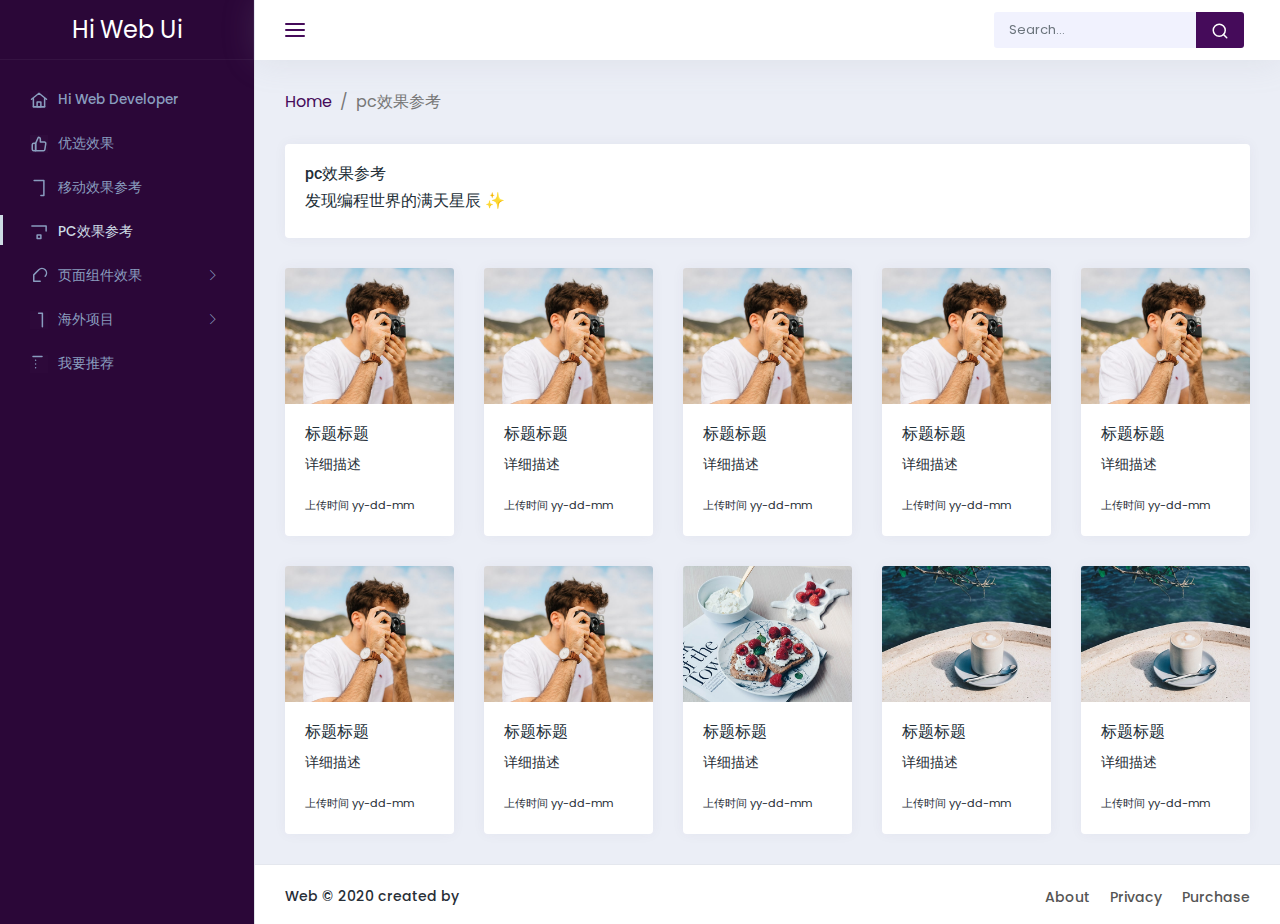
<file: pc.html>
﻿<!doctype html>
<html lang="en">

<head>
    <meta charset="UTF-8">
    <meta name="description" content="">
    <meta http-equiv="X-UA-Compatible" content="IE=edge">
    <meta name="viewport" content="width=device-width, initial-scale=1, shrink-to-fit=no">
    <!-- The above 4 meta tags *must* come first in the head; any other head content must come *after* these tags -->
    <!-- Title -->
    <title>Hi Web Ui &amp; HERO YingXiong</title>
    <!-- Favicon -->
    <link rel="icon" href="img/core-img/favicon.png">
    <!-- These plugins only need for the run this page -->
    <link rel="stylesheet" href="css/default-assets/morris.css">
    <!-- Master Stylesheet [If you remove this CSS file, your file will be broken undoubtedly.] -->
    <link rel="stylesheet" href="style.css">
</head>

<body>
    <!-- Preloader -->
    <div id="preloader">
        <div class="lds-hourglass"></div>
    </div>
    <!-- Main Content-->
    <div class="main-container-wrapper">
        <!-- Top bar area -->
        <nav class="navbar col-lg-12 col-12 p-0 fixed-top d-flex flex-row">
            <div class="text-center navbar-brand-wrapper d-flex align-items-center justify-content-center">
                <a class="navbar-brand brand-logo" href="index.html">
                    <!-- <img src="img/core-img/logo.png" alt="logo" /> -->
                    Hi Web Ui
                </a>
                <a class="navbar-brand brand-logo-mini" href="index.html">
                    <!-- <img src="img/core-img/small-logo.png" alt="logo" /> -->
                    H
                </a>
            </div>
            <div class="navbar-menu-wrapper d-flex align-items-center justify-content-between">
                <button class="navbar-toggler navbar-toggler align-self-center" type="button" data-toggle="minimize">
                    <span>
                        <svg xmlns="http://www.w3.org/2000/svg" width="24" height="24" viewBox="0 0 24 24" fill="none" stroke="currentColor" stroke-width="2" stroke-linecap="round" stroke-linejoin="round" class="feather feather-menu">
                            <line x1="3" y1="12" x2="21" y2="12"></line>
                            <line x1="3" y1="6" x2="21" y2="6"></line>
                            <line x1="3" y1="18" x2="21" y2="18"></line>
                        </svg>
                    </span>
                </button>
                <ul class="navbar-nav mr-lg-2">
                    <li class="nav-item app-search d-none d-sm-block">
                        <form role="search" class=""><input type="text" placeholder="Search..." class="form-control">
                            <button type="submit" class="search-btn mr-0"><svg xmlns="http://www.w3.org/2000/svg" width="24" height="24" viewBox="0 0 24 24" fill="none" stroke="currentColor" stroke-width="2" stroke-linecap="round" stroke-linejoin="round" class="feather feather-search search-icon">
                                    <circle cx="11" cy="11" r="8"></circle>
                                    <line x1="21" y1="21" x2="16.65" y2="16.65"></line>
                                </svg></button></form>
                    </li>
                </ul>
                <button class="navbar-toggler navbar-toggler-right d-xl-none align-self-center" type="button" data-toggle="offcanvas">
                    <span><svg xmlns="http://www.w3.org/2000/svg" width="24" height="24" viewBox="0 0 24 24" fill="none" stroke="currentColor" stroke-width="2" stroke-linecap="round" stroke-linejoin="round" class="feather feather-grid menu-bar-icon">
                            <rect x="3" y="3" width="7" height="7"></rect>
                            <rect x="14" y="3" width="7" height="7"></rect>
                            <rect x="14" y="14" width="7" height="7"></rect>
                            <rect x="3" y="14" width="7" height="7"></rect>
                        </svg></span>
                </button>
            </div>
        </nav>
        <div class="container-fluid page-body-wrapper">
            <!-- Side Menu area -->
            <nav class="sidebar sidebar-offcanvas" id="sidebar">
                <ul class="nav">
                    <li class="nav-item">
                        <a class="nav-link active" href="index.html">
                            <svg id="icon-home" xmlns="http://www.w3.org/2000/svg" width="48" height="48" viewBox="0 0 48 48" fill="none" stroke-width="4" stroke-linecap="round" stroke-linejoin="round" class="feather feather-home link-icon">
                                <path d="M9 42H39" stroke="#899dbf" stroke-width="4" stroke-linecap="round" />
                                <path d="M19 29V42H29V29H19Z" fill="none" stroke="#899dbf" stroke-width="4" stroke-linejoin="round" />
                                <path d="M9 42V18L4 22L24 6L44 22L39 18V42H9Z" stroke="#899dbf" stroke-width="4" stroke-linecap="round" stroke-linejoin="round" />
                                <path d="M9 18V42H39V18L24 6L9 18Z" fill="none" />
                                <rect width="48" height="48" fill="white" fill-opacity="0.01" />
                            </svg>
                            <span class="menu-title">Hi Web Developer</span>
                        </a>
                    </li>
                    <li class="nav-item">
                        <a class="nav-link" href="recommend.html">
                            <svg id="icon-home-1" xmlns="http://www.w3.org/2000/svg" width="24" height="24" viewBox="0 0 48 48" fill="none" stroke-width="4" stroke-linecap="round" stroke-linejoin="round" class="feather feather-like link-icon">
                                <path d="M27.6 18.6V11.4C27.6 8.41766 25.1823 6 22.2 6L15 22.2V42H35.916C37.7111 42.0203 39.2468 40.7149 39.516 38.94L42 22.74C42.1585 21.6957 41.8504 20.6346 41.1573 19.8375C40.4643 19.0405 39.4561 18.588 38.4 18.6H27.6Z" stroke="#899dbf" stroke-width="4" stroke-linejoin="round" />
                                <path d="M15 22.0002H10.194C8.08532 21.9629 6.2827 23.7096 6 25.7996V38.3996C6.2827 40.4896 8.08532 42.0369 10.194 41.9996H15V22.0002Z" fill="none" stroke="#899dbf" stroke-width="4" stroke-linejoin="round" />
                                <rect width="48" height="48" fill="white" fill-opacity="0.01" />
                                <rect width="48" height="48" fill="white" fill-opacity="0.01" />
                            </svg>
                            <span class="menu-title">优选效果</span>
                        </a>
                    </li>
                    <li class="nav-item">
                        <a class="nav-link" href="mobile.html">
                            <svg id="icon-home-2" xmlns="http://www.w3.org/2000/svg" width="24" height="24" viewBox="0 0 48 48" fill="none" fill="none" stroke="currentColor" stroke-width="2" stroke-linecap="round" stroke-linejoin="round" class="feather feather-edit link-icon">
                                <rect x="11" y="4" width="26" height="40" rx="3" fill="none" stroke="#899dbf" stroke-width="4" />
                                <path d="M22 10L26 10" stroke="#899dbf" stroke-width="4" stroke-linecap="round" stroke-linejoin="round" />
                                <path d="M20 38H28" stroke="#899dbf" stroke-width="4" stroke-linecap="round" stroke-linejoin="round" />
                            </svg>
                            <span class="menu-title">移动效果参考</span>
                        </a>
                    </li>
                    <li class="nav-item">
                        <a class="nav-link" href="pc.html">
                            <svg id="icon-home-3" xmlns="http://www.w3.org/2000/svg" width="24" height="24" viewBox="0 0 48 48" fill="none" width="24" height="24" viewBox="0 0 24 24" fill="none" stroke="currentColor" stroke-width="2" stroke-linecap="round" stroke-linejoin="round" class="feather feather-edit link-icon">
                                <rect x="19" y="32" width="10" height="9" stroke="#899dbf" stroke-width="4" stroke-linecap="round" stroke-linejoin="round" />
                                <rect x="5" y="8" width="38" height="24" rx="2" fill="none" stroke="#899dbf" stroke-width="4" />
                                <path d="M22 27H26" stroke="#899dbf" stroke-width="4" stroke-linecap="round" stroke-linejoin="round" />
                                <path d="M14 41L34 41" stroke="#899dbf" stroke-width="4" stroke-linecap="round" stroke-linejoin="round" />
                            </svg>
                            <span class="menu-title">PC效果参考</span>
                        </a>
                    </li>
                    <li class="nav-item">
                        <a class="nav-link" data-toggle="collapse" href="#elements" aria-expanded="false" aria-controls="elements">
                            <svg id="icon-home-4" xmlns="http://www.w3.org/2000/svg" width="24" height="24" viewBox="0 0 24 24" fill="none" stroke="currentColor" stroke-width="2" stroke-linecap="round" stroke-linejoin="round" class="feather feather-feather link-icon">
                                <path d="M20.24 12.24a6 6 0 0 0-8.49-8.49L5 10.5V19h8.5z"></path>
                                <line x1="16" y1="8" x2="2" y2="22"></line>
                                <line x1="17.5" y1="15" x2="9" y2="15"></line>
                            </svg>
                            <span class="menu-title">页面组件效果</span>
                            <i class="ti-angle-right"></i>
                        </a>
                        <div class="collapse" id="elements">
                            <ul class="nav flex-column sub-menu">
                                <li class="nav-item"><a class="nav-link" href="card.html">音频和视频</a></li>
                                <li class="nav-item"><a class="nav-link" href="">页面布局</a></li>
                                <li class="nav-item"><a class="nav-link" href="">背景处理</a></li>
                                <li class="nav-item"><a class="nav-link" href="">字体排版</a></li>
                                <li class="nav-item"><a class="nav-link" href="">鼠标滑过</a></li>
                                <li class="nav-item"><a class="nav-link" href="">按钮效果</a></li>
                                <li class="nav-item"><a class="nav-link" href="">滚动效果</a></li>
                                <li class="nav-item"><a class="nav-link" href="">下拉菜单</a></li>
                                <li class="nav-item"><a class="nav-link" href="">弹出层</a></li>
                                <li class="nav-item"><a class="nav-link" href="">进度条</a></li>
                                <li class="nav-item"><a class="nav-link" href="">滚动条</a></li>
                                <li class="nav-item"><a class="nav-link" href="">轮播图</a></li>
                                <li class="nav-item"><a class="nav-link" href="">统计图</a></li>
                                <li class="nav-item"><a class="nav-link" href="">Tabs</a></li>
                                <li class="nav-item"><a class="nav-link" href="">提示</a></li>
                                <li class="nav-item"><a class="nav-link" href="">图片</a></li>
                                <li class="nav-item"><a class="nav-link" href="">加载</a></li>
                                <li class="nav-item"><a class="nav-link" href="">表单</a></li>
                                <li class="nav-item"><a class="nav-link" href="">表格</a></li>
                            </ul>
                        </div>
                    </li>
                    <li class="nav-item">
                        <a class="nav-link" data-toggle="collapse" href="#job" aria-expanded="false" aria-controls="job">
                            <svg id="icon-home-6" xmlns="http://www.w3.org/2000/svg" width="24" height="24" viewBox="0 0 48 48" fill="none" stroke="currentColor" stroke-width="2" stroke-linecap="round" stroke-linejoin="round" class="feather feather-bell link-icon">
                                <g>
                                    <rect width="48" height="48" fill="white" fill-opacity="0.01" stroke-linejoin="round" stroke-width="4" stroke="none" fill-rule="evenodd" />
                                    <g transform="translate(5.000000, 5.000000)">
                                        <rect stroke="#899dbf" fill="none" fill-rule="nonzero" x="18" y="1" width="10" height="36" stroke-linejoin="round" stroke-width="4" />
                                        <rect stroke="#899dbf" fill="none" fill-rule="nonzero" x="28" y="1" width="10" height="36" stroke-linejoin="round" stroke-width="4" />
                                        <polygon stroke="#899dbf" fill="none" fill-rule="nonzero" points="3.5 0 14 0.840909091 10.5 37 0 36.1590909" stroke-linejoin="round" stroke-width="4" />
                                        <path d="M33,13 L33,10" stroke="#899dbf" stroke-linecap="round" stroke-linejoin="round" stroke-width="4" fill="none" fill-rule="evenodd" />
                                        <path d="M23,13 L23,10" stroke="#899dbf" stroke-linecap="round" stroke-linejoin="round" stroke-width="4" fill="none" fill-rule="evenodd" />
                                    </g>
                                </g>
                            </svg>
                            <span class="menu-title">海外项目</span>
                            <i class="ti-angle-right"></i>
                        </a>
                        <div class="collapse" id="job">
                            <ul class="nav flex-column sub-menu">
                                <li class="nav-item"><a class="nav-link" href="project.html">官网项目</a></li>
                                <li class="nav-item"><a class="nav-link" href="project_zt.html">专题页面</a></li>
                            </ul>
                        </div>
                    </li>
                    <li class="nav-item">
                        <a class="nav-link" href="updata.html">
                            <svg id="icon-home-9" xmlns="http://www.w3.org/2000/svg" width="24" height="24" viewBox="0 0 48 48" fill="none" stroke-width="4" stroke-linecap="round" stroke-linejoin="round" class="feather feather-like link-icon">
                                <rect width="48" height="48" fill="white" fill-opacity="0.01" />
                                <rect x="8" y="4" width="32" height="40" rx="2" fill="none" stroke="#899dbf" stroke-width="4" stroke-linejoin="round" />
                                <path d="M21 14H33" stroke="#899dbf" stroke-width="4" stroke-linecap="round" stroke-linejoin="round" />
                                <path d="M21 24H33" stroke="#899dbf" stroke-width="4" stroke-linecap="round" stroke-linejoin="round" />
                                <path d="M21 34H33" stroke="#899dbf" stroke-width="4" stroke-linecap="round" stroke-linejoin="round" />
                                <path fill-rule="evenodd" clip-rule="evenodd" d="M15 16C16.1046 16 17 15.1046 17 14C17 12.8954 16.1046 12 15 12C13.8954 12 13 12.8954 13 14C13 15.1046 13.8954 16 15 16Z" fill="#899dbf" />
                                <path fill-rule="evenodd" clip-rule="evenodd" d="M15 26C16.1046 26 17 25.1046 17 24C17 22.8954 16.1046 22 15 22C13.8954 22 13 22.8954 13 24C13 25.1046 13.8954 26 15 26Z" fill="#899dbf" />
                                <path fill-rule="evenodd" clip-rule="evenodd" d="M15 36C16.1046 36 17 35.1046 17 34C17 32.8954 16.1046 32 15 32C13.8954 32 13 32.8954 13 34C13 35.1046 13.8954 36 15 36Z" fill="#899dbf" />
                            </svg>
                            <span class="menu-title">我要推荐</span>
                        </a>
                    </li>
                </ul>
            </nav>

            <!-- Mani Page -->
            <div class="main-panel">
                <div class="content-wrapper">
                    <div class="container-fluid">
                        <!-- Start page title -->
                        <div class="row">
                            <div class="col-12">
                                <div class="page-title-box d-flex justify-content-between mb-30">
                                    <div class="page-title-right">
                                        <ol class="breadcrumb m-0">
                                            <li class="breadcrumb-item"><a href="javascript: void(0);">Home</a></li>
                                            <li class="breadcrumb-item active">pc效果参考</li>
                                        </ol>
                                    </div>
                                </div>
                            </div>
                        </div>
                        <!-- end page title -->
                        <!-- Out Line Button Area -->
                        <div class="row">
                            <div class="col-12">
                                <div class="card">
                                    <div class="card-body">
                                        <h6>pc效果参考</h6>
                                        <h6>发现编程世界的满天星辰 ✨</h6>
                                    </div>
                                </div>
                            </div>
                        </div>
                        <div class="row">
                            <div class="col-12">
                                <!-- <h4 class="my-4 card-title">分类名</h4> -->
                                <div class="card-deck-wrapper">
                                    <div class="card-deck">
                                        <div class="card mb-30">
                                            <a href="" target="_blank">
                                                <img class="card-img-top img-fluid" src="img/gallery-img/7.jpg" alt="Card image cap">
                                                <div class="card-body">
                                                    <h5 class="card-title mb-10">标题标题</h5>
                                                    <p class="card-text">详细描述</p>
                                                    <p class="card-text">
                                                        <small class="text-muted">上传时间 yy-dd-mm</small>
                                                    </p>
                                                </div>
                                            </a>
                                        </div>
                                        <div class="card mb-30">
                                            <a href="" target="_blank">
                                                <img class="card-img-top img-fluid" src="img/gallery-img/7.jpg" alt="Card image cap">
                                                <div class="card-body">
                                                    <h5 class="card-title mb-10">标题标题</h5>
                                                    <p class="card-text">详细描述</p>
                                                    <p class="card-text">
                                                        <small class="text-muted">上传时间 yy-dd-mm</small>
                                                    </p>
                                                </div>
                                            </a>
                                        </div>
                                        <div class="card mb-30">
                                            <a href="" target="_blank">
                                                <img class="card-img-top img-fluid" src="img/gallery-img/7.jpg" alt="Card image cap">
                                                <div class="card-body">
                                                    <h5 class="card-title mb-10">标题标题</h5>
                                                    <p class="card-text">详细描述</p>
                                                    <p class="card-text">
                                                        <small class="text-muted">上传时间 yy-dd-mm</small>
                                                    </p>
                                                </div>
                                            </a>
                                        </div>
                                        <div class="card mb-30">
                                            <a href="" target="_blank">
                                                <img class="card-img-top img-fluid" src="img/gallery-img/7.jpg" alt="Card image cap">
                                                <div class="card-body">
                                                    <h5 class="card-title mb-10">标题标题</h5>
                                                    <p class="card-text">详细描述</p>
                                                    <p class="card-text">
                                                        <small class="text-muted">上传时间 yy-dd-mm</small>
                                                    </p>
                                                </div>
                                            </a>
                                        </div>
                                        <div class="card mb-30">
                                            <a href="" target="_blank">
                                                <img class="card-img-top img-fluid" src="img/gallery-img/7.jpg" alt="Card image cap">
                                                <div class="card-body">
                                                    <h5 class="card-title mb-10">标题标题</h5>
                                                    <p class="card-text">详细描述</p>
                                                    <p class="card-text">
                                                        <small class="text-muted">上传时间 yy-dd-mm</small>
                                                    </p>
                                                </div>
                                            </a>
                                        </div>
                                    </div> <!-- end card-deck-->
                                </div> <!-- end card-deck-wrapper-->
                            </div> <!-- end col-->
                            <div class="col-12">
                                <!-- <h4 class="my-4 card-title">分类名</h4> -->
                                <div class="card-deck-wrapper">
                                    <div class="card-deck">
                                        <div class="card mb-30">
                                            <img class="card-img-top img-fluid" src="img/gallery-img/7.jpg" alt="Card image cap">
                                            <div class="card-body">
                                                <h5 class="card-title mb-10">标题标题</h5>
                                                <p class="card-text">详细描述</p>
                                                <p class="card-text">
                                                    <small class="text-muted">上传时间 yy-dd-mm</small>
                                                </p>
                                            </div>
                                        </div>
                                        <div class="card mb-30">
                                            <img class="card-img-top img-fluid" src="img/gallery-img/7.jpg" alt="Card image cap">
                                            <div class="card-body">
                                                <h5 class="card-title mb-10">标题标题</h5>
                                                <p class="card-text">详细描述</p>
                                                <p class="card-text">
                                                    <small class="text-muted">上传时间 yy-dd-mm</small>
                                                </p>
                                            </div>
                                        </div>
                                        <div class="card mb-30">
                                            <img class="card-img-top img-fluid" src="img/gallery-img/6.jpg" alt="Card image cap">
                                            <div class="card-body">
                                                <h5 class="card-title mb-10">标题标题</h5>
                                                <p class="card-text">详细描述</p>
                                                <p class="card-text">
                                                    <small class="text-muted">上传时间 yy-dd-mm</small>
                                                </p>
                                            </div>
                                        </div>
                                        <div class="card mb-30">
                                            <img class="card-img-top img-fluid" src="img/gallery-img/5.jpg" alt="Card image cap">
                                            <div class="card-body">
                                                <h5 class="card-title mb-10">标题标题</h5>
                                                <p class="card-text">详细描述</p>
                                                <p class="card-text">
                                                    <small class="text-muted">上传时间 yy-dd-mm</small>
                                                </p>
                                            </div>
                                        </div>
                                        <div class="card mb-30">
                                            <img class="card-img-top img-fluid" src="img/gallery-img/5.jpg" alt="Card image cap">
                                            <div class="card-body">
                                                <h5 class="card-title mb-10">标题标题</h5>
                                                <p class="card-text">详细描述</p>
                                                <p class="card-text">
                                                    <small class="text-muted">上传时间 yy-dd-mm</small>
                                                </p>
                                            </div>
                                        </div>
                                    </div> <!-- end card-deck-->
                                </div> <!-- end card-deck-wrapper-->
                            </div> <!-- end col-->
                        </div>
                        <!-- end row -->
                    </div>
                </div>
                <!-- Footer Area -->
                <div class="footer-area footer">
                    <div class="container-fluid">
                        <div class="row">
                            <div class="col-12">
                                <!-- Footer Area -->
                                <div class="d-sm-flex align-items-center justify-content-between">
                                    <!-- Copywrite Text -->
                                    <div class="copywrite-text">
                                        <p>Web &copy; 2020 created by </p>
                                    </div>
                                    <!-- Footer Nav -->
                                    <ul class="footer-nav d-flex align-items-center justify-content-center">
                                        <li><a href="#">About</a></li>
                                        <li><a href="#">Privacy</a></li>
                                        <li><a href="#">Purchase</a></li>
                                    </ul>
                                </div>
                            </div>
                        </div>
                    </div>
                </div>
            </div>
        </div>
    </div>
    <!-- ======================================
    ********* Page Wrapper Area End ***********
    ======================================= -->
    <!-- Must needed plugins to the run this Template -->
    <script src="js/jquery.min.js"></script>
    <script src="js/popper.min.js"></script>
    <script src="js/bootstrap.min.js"></script>
    <script src="js/bundle.js"></script>
    <script src="js/vivus.min.js"></script>
    <script src="js/svg.animation.js"></script>
    <!-- Inject JS -->
    <script src="js/canvas.js"></script>
    <script src="js/collapse.js"></script>
    <script src="js/settings.js"></script>
    <script src="js/default-assets/active.js"></script>
    <!-- These plugins only need for the run this page -->

    <script src="js/default-assets/chart.js"></script>
    <script src="js/default-assets/jquery.flot.js"></script>
    <script src="js/default-assets/jquery.flot.resize.js"></script>
    <script src="js/default-assets/sparkline.min.js"></script>
    <script src="js/default-assets/jquery.knob.js"></script>
    <script src="js/default-assets/jquery.appear.js"></script>
    <script src="js/default-assets/knob-active.js"></script>
</body>

</html>
</file>
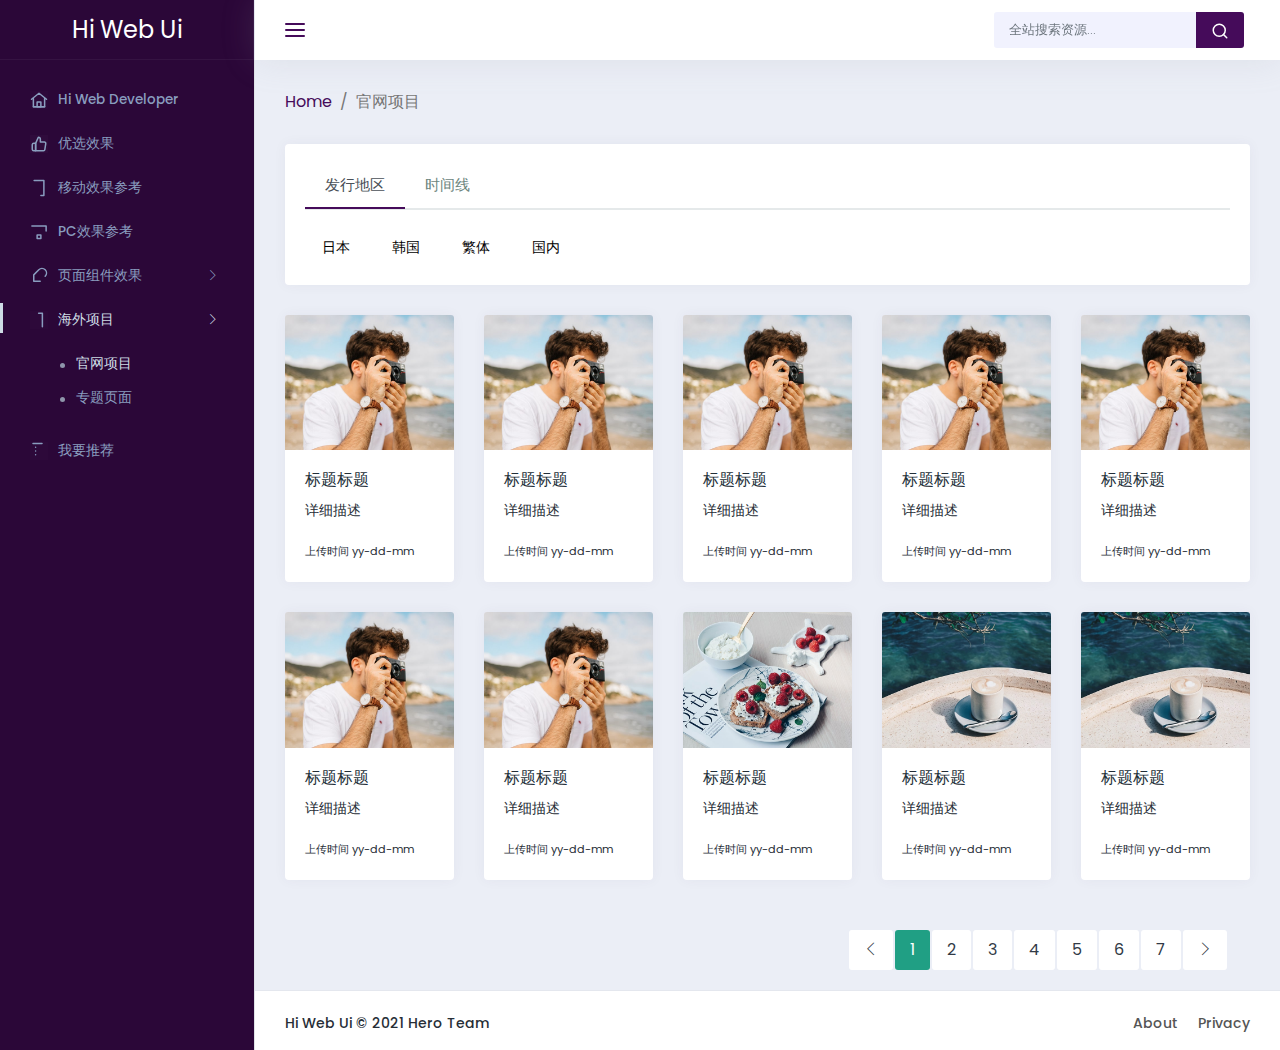
<file: project.html>
<!doctype html>
<html lang="en">

<head>
    <meta charset="UTF-8">
    <meta name="description" content="">
    <meta http-equiv="X-UA-Compatible" content="IE=edge">
    <meta name="viewport" content="width=device-width, initial-scale=1, shrink-to-fit=no">
    <!-- The above 4 meta tags *must* come first in the head; any other head content must come *after* these tags -->
    <!-- Title -->
    <title>Hi Web Ui &amp; HERO YingXiong</title>
    <!-- Favicon -->
    <link rel="icon" href="img/core-img/favicon.png">
    <!-- These plugins only need for the run this page -->
    <link rel="stylesheet" href="css/default-assets/morris.css">
    <!-- Master Stylesheet [If you remove this CSS file, your file will be broken undoubtedly.] -->
    <link rel="stylesheet" href="style.css">
    <!-- Hui -->
    <link rel="stylesheet" href="css/hui.css">
</head>

<body>
    <!-- Preloader -->
    <div id="preloader">
        <div class="lds-hourglass"></div>
    </div>
    <!-- Main Content-->
    <div class="main-container-wrapper">
        <!-- Top bar area -->
        <nav class="navbar col-lg-12 col-12 p-0 fixed-top d-flex flex-row">
            <div class="text-center navbar-brand-wrapper d-flex align-items-center justify-content-center">
                <a class="navbar-brand brand-logo" href="index.html">
                    Hi Web Ui
                </a>
                <a class="navbar-brand brand-logo-mini" href="index.html">
                    H
                </a>
            </div>
            <div class="navbar-menu-wrapper d-flex align-items-center justify-content-between">
                <button class="navbar-toggler navbar-toggler align-self-center" type="button" data-toggle="minimize">
                    <span>
                        <svg xmlns="http://www.w3.org/2000/svg" width="24" height="24" viewBox="0 0 24 24" fill="none" stroke="currentColor" stroke-width="2" stroke-linecap="round" stroke-linejoin="round" class="feather feather-menu">
                            <line x1="3" y1="12" x2="21" y2="12"></line>
                            <line x1="3" y1="6" x2="21" y2="6"></line>
                            <line x1="3" y1="18" x2="21" y2="18"></line>
                        </svg>
                    </span>
                </button>
                <ul class="navbar-nav mr-lg-2">
                    <li class="nav-item app-search d-none d-sm-block">
                        <form role="search" class=""><input type="text" placeholder="全站搜索资源..." class="form-control">
                            <button type="submit" class="search-btn mr-0"><svg xmlns="http://www.w3.org/2000/svg" width="24" height="24" viewBox="0 0 24 24" fill="none" stroke="currentColor" stroke-width="2" stroke-linecap="round" stroke-linejoin="round" class="feather feather-search search-icon">
                                    <circle cx="11" cy="11" r="8"></circle>
                                    <line x1="21" y1="21" x2="16.65" y2="16.65"></line>
                                </svg></button>
                            </form>
                    </li>
                </ul>
                <button class="navbar-toggler navbar-toggler-right d-xl-none align-self-center" type="button" data-toggle="offcanvas">
                    <span><svg xmlns="http://www.w3.org/2000/svg" width="24" height="24" viewBox="0 0 24 24" fill="none" stroke="currentColor" stroke-width="2" stroke-linecap="round" stroke-linejoin="round" class="feather feather-grid menu-bar-icon">
                            <rect x="3" y="3" width="7" height="7"></rect>
                            <rect x="14" y="3" width="7" height="7"></rect>
                            <rect x="14" y="14" width="7" height="7"></rect>
                            <rect x="3" y="14" width="7" height="7"></rect>
                        </svg></span>
                </button>
            </div>
        </nav>
        <div class="container-fluid page-body-wrapper">
            <!-- Side Menu area -->
            <nav class="sidebar sidebar-offcanvas" id="sidebar">
                <ul class="nav">
                    <li class="nav-item">
                        <a class="nav-link active" href="index.html">
                            <svg id="icon-home" xmlns="http://www.w3.org/2000/svg" width="48" height="48" viewBox="0 0 48 48" fill="none" stroke-width="4" stroke-linecap="round" stroke-linejoin="round" class="feather feather-home link-icon">
                                <path d="M9 42H39" stroke="#899dbf" stroke-width="4" stroke-linecap="round" />
                                <path d="M19 29V42H29V29H19Z" fill="none" stroke="#899dbf" stroke-width="4" stroke-linejoin="round" />
                                <path d="M9 42V18L4 22L24 6L44 22L39 18V42H9Z" stroke="#899dbf" stroke-width="4" stroke-linecap="round" stroke-linejoin="round" />
                                <path d="M9 18V42H39V18L24 6L9 18Z" fill="none" />
                                <rect width="48" height="48" fill="white" fill-opacity="0.01" />
                            </svg>
                            <span class="menu-title">Hi Web Developer</span>
                        </a>
                    </li>
                    <li class="nav-item">
                        <a class="nav-link" href="recommend.html">
                            <svg id="icon-home-1" xmlns="http://www.w3.org/2000/svg" width="24" height="24" viewBox="0 0 48 48" fill="none" stroke-width="4" stroke-linecap="round" stroke-linejoin="round" class="feather feather-like link-icon">
                                <path d="M27.6 18.6V11.4C27.6 8.41766 25.1823 6 22.2 6L15 22.2V42H35.916C37.7111 42.0203 39.2468 40.7149 39.516 38.94L42 22.74C42.1585 21.6957 41.8504 20.6346 41.1573 19.8375C40.4643 19.0405 39.4561 18.588 38.4 18.6H27.6Z" stroke="#899dbf" stroke-width="4" stroke-linejoin="round" />
                                <path d="M15 22.0002H10.194C8.08532 21.9629 6.2827 23.7096 6 25.7996V38.3996C6.2827 40.4896 8.08532 42.0369 10.194 41.9996H15V22.0002Z" fill="none" stroke="#899dbf" stroke-width="4" stroke-linejoin="round" />
                                <rect width="48" height="48" fill="white" fill-opacity="0.01" />
                                <rect width="48" height="48" fill="white" fill-opacity="0.01" />
                            </svg>
                            <span class="menu-title">优选效果</span>
                        </a>
                    </li>
                    <li class="nav-item">
                        <a class="nav-link" href="mobile.html">
                            <svg id="icon-home-2" xmlns="http://www.w3.org/2000/svg" width="24" height="24" viewBox="0 0 48 48" fill="none" fill="none" stroke="currentColor" stroke-width="2" stroke-linecap="round" stroke-linejoin="round" class="feather feather-edit link-icon">
                                <rect x="11" y="4" width="26" height="40" rx="3" fill="none" stroke="#899dbf" stroke-width="4" />
                                <path d="M22 10L26 10" stroke="#899dbf" stroke-width="4" stroke-linecap="round" stroke-linejoin="round" />
                                <path d="M20 38H28" stroke="#899dbf" stroke-width="4" stroke-linecap="round" stroke-linejoin="round" />
                            </svg>
                            <span class="menu-title">移动效果参考</span>
                        </a>
                    </li>
                    <li class="nav-item">
                        <a class="nav-link" href="pc.html">
                            <svg id="icon-home-3" xmlns="http://www.w3.org/2000/svg" width="24" height="24" viewBox="0 0 48 48" fill="none" width="24" height="24" viewBox="0 0 24 24" fill="none" stroke="currentColor" stroke-width="2" stroke-linecap="round" stroke-linejoin="round" class="feather feather-edit link-icon">
                                <rect x="19" y="32" width="10" height="9" stroke="#899dbf" stroke-width="4" stroke-linecap="round" stroke-linejoin="round" />
                                <rect x="5" y="8" width="38" height="24" rx="2" fill="none" stroke="#899dbf" stroke-width="4" />
                                <path d="M22 27H26" stroke="#899dbf" stroke-width="4" stroke-linecap="round" stroke-linejoin="round" />
                                <path d="M14 41L34 41" stroke="#899dbf" stroke-width="4" stroke-linecap="round" stroke-linejoin="round" />
                            </svg>
                            <span class="menu-title">PC效果参考</span>
                        </a>
                    </li>
                    <li class="nav-item">
                        <a class="nav-link" data-toggle="collapse" href="#elements" aria-expanded="false" aria-controls="elements">
                            <svg id="icon-home-4" xmlns="http://www.w3.org/2000/svg" width="24" height="24" viewBox="0 0 24 24" fill="none" stroke="currentColor" stroke-width="2" stroke-linecap="round" stroke-linejoin="round" class="feather feather-feather link-icon">
                                <path d="M20.24 12.24a6 6 0 0 0-8.49-8.49L5 10.5V19h8.5z"></path>
                                <line x1="16" y1="8" x2="2" y2="22"></line>
                                <line x1="17.5" y1="15" x2="9" y2="15"></line>
                            </svg>
                            <span class="menu-title">页面组件效果</span>
                            <i class="ti-angle-right"></i>
                        </a>
                        <div class="collapse" id="elements">
                            <ul class="nav flex-column sub-menu">
                                <li class="nav-item"><a class="nav-link" href="card.html">音频和视频</a></li>
                                <li class="nav-item"><a class="nav-link" href="">页面布局</a></li>
                                <li class="nav-item"><a class="nav-link" href="">背景处理</a></li>
                                <li class="nav-item"><a class="nav-link" href="">字体排版</a></li>
                                <li class="nav-item"><a class="nav-link" href="">鼠标滑过</a></li>
                                <li class="nav-item"><a class="nav-link" href="">按钮效果</a></li>
                                <li class="nav-item"><a class="nav-link" href="">滚动效果</a></li>
                                <li class="nav-item"><a class="nav-link" href="">下拉菜单</a></li>
                                <li class="nav-item"><a class="nav-link" href="">弹出层</a></li>
                                <li class="nav-item"><a class="nav-link" href="">进度条</a></li>
                                <li class="nav-item"><a class="nav-link" href="">滚动条</a></li>
                                <li class="nav-item"><a class="nav-link" href="">轮播图</a></li>
                                <li class="nav-item"><a class="nav-link" href="">统计图</a></li>
                                <li class="nav-item"><a class="nav-link" href="">Tabs</a></li>
                                <li class="nav-item"><a class="nav-link" href="">提示</a></li>
                                <li class="nav-item"><a class="nav-link" href="">图片</a></li>
                                <li class="nav-item"><a class="nav-link" href="">加载</a></li>
                                <li class="nav-item"><a class="nav-link" href="">表单</a></li>
                                <li class="nav-item"><a class="nav-link" href="">表格</a></li>
                            </ul>
                        </div>
                    </li>
                    <li class="nav-item">
                        <a class="nav-link" data-toggle="collapse" href="#job" aria-expanded="false" aria-controls="job">
                            <svg id="icon-home-6" xmlns="http://www.w3.org/2000/svg" width="24" height="24" viewBox="0 0 48 48" fill="none" stroke="currentColor" stroke-width="2" stroke-linecap="round" stroke-linejoin="round" class="feather feather-bell link-icon">
                                <g>
                                    <rect width="48" height="48" fill="white" fill-opacity="0.01" stroke-linejoin="round" stroke-width="4" stroke="none" fill-rule="evenodd" />
                                    <g transform="translate(5.000000, 5.000000)">
                                        <rect stroke="#899dbf" fill="none" fill-rule="nonzero" x="18" y="1" width="10" height="36" stroke-linejoin="round" stroke-width="4" />
                                        <rect stroke="#899dbf" fill="none" fill-rule="nonzero" x="28" y="1" width="10" height="36" stroke-linejoin="round" stroke-width="4" />
                                        <polygon stroke="#899dbf" fill="none" fill-rule="nonzero" points="3.5 0 14 0.840909091 10.5 37 0 36.1590909" stroke-linejoin="round" stroke-width="4" />
                                        <path d="M33,13 L33,10" stroke="#899dbf" stroke-linecap="round" stroke-linejoin="round" stroke-width="4" fill="none" fill-rule="evenodd" />
                                        <path d="M23,13 L23,10" stroke="#899dbf" stroke-linecap="round" stroke-linejoin="round" stroke-width="4" fill="none" fill-rule="evenodd" />
                                    </g>
                                </g>
                            </svg>
                            <span class="menu-title">海外项目</span>
                            <i class="ti-angle-right"></i>
                        </a>
                        <div class="collapse" id="job">
                            <ul class="nav flex-column sub-menu">
                                <li class="nav-item"><a class="nav-link" href="project.html">官网项目</a></li>
                                <li class="nav-item"><a class="nav-link" href="project_zt.html">专题页面</a></li>
                            </ul>
                        </div>
                    </li>
                    <li class="nav-item">
                        <a class="nav-link" href="updata.html">
                            <svg id="icon-home-9" xmlns="http://www.w3.org/2000/svg" width="24" height="24" viewBox="0 0 48 48" fill="none" stroke-width="4" stroke-linecap="round" stroke-linejoin="round" class="feather feather-like link-icon">
                                <rect width="48" height="48" fill="white" fill-opacity="0.01" />
                                <rect x="8" y="4" width="32" height="40" rx="2" fill="none" stroke="#899dbf" stroke-width="4" stroke-linejoin="round" />
                                <path d="M21 14H33" stroke="#899dbf" stroke-width="4" stroke-linecap="round" stroke-linejoin="round" />
                                <path d="M21 24H33" stroke="#899dbf" stroke-width="4" stroke-linecap="round" stroke-linejoin="round" />
                                <path d="M21 34H33" stroke="#899dbf" stroke-width="4" stroke-linecap="round" stroke-linejoin="round" />
                                <path fill-rule="evenodd" clip-rule="evenodd" d="M15 16C16.1046 16 17 15.1046 17 14C17 12.8954 16.1046 12 15 12C13.8954 12 13 12.8954 13 14C13 15.1046 13.8954 16 15 16Z" fill="#899dbf" />
                                <path fill-rule="evenodd" clip-rule="evenodd" d="M15 26C16.1046 26 17 25.1046 17 24C17 22.8954 16.1046 22 15 22C13.8954 22 13 22.8954 13 24C13 25.1046 13.8954 26 15 26Z" fill="#899dbf" />
                                <path fill-rule="evenodd" clip-rule="evenodd" d="M15 36C16.1046 36 17 35.1046 17 34C17 32.8954 16.1046 32 15 32C13.8954 32 13 32.8954 13 34C13 35.1046 13.8954 36 15 36Z" fill="#899dbf" />
                            </svg>
                            <span class="menu-title">我要推荐</span>
                        </a>
                    </li>
                </ul>
            </nav>
            <!-- Mani Page -->
            <div class="main-panel">
                <div class="content-wrapper">

                    <!-- 分类导航 -->
                    <div class="container-fluid">
                        <!-- Start page title -->
                        <div class="row">
                            <div class="col-12">
                                <div class="page-title-box d-flex justify-content-between mb-30">
                                    <div class="page-title-right">
                                        <ol class="breadcrumb m-0">
                                            <li class="breadcrumb-item"><a href="javascript: void(0);">Home</a></li>
                                            <li class="breadcrumb-item active">官网项目</li>
                                        </ol>
                                    </div>
                                </div>
                            </div>
                        </div>
                        <!-- end page title -->
                        <div class="row">
                            <div class="col-xl-12">
                                <div class="card">
                                    <div class="card-body">
                                        <ul class="nav nav-tabs nav-bordered">
                                            <li class="nav-item">
                                                <a href="#diqu-b1" data-toggle="tab" aria-expanded="true" class="nav-link active">
                                                    发行地区
                                                </a>
                                            </li>

                                             <li class="nav-item">
                                                <a href="#type-b1" data-toggle="tab" aria-expanded="true" class="nav-link">
                                                    时间线
                                                </a>
                                            </li>
                                        </ul>
                                        <div class="tab-content hui-tab-content">
                                            <div class="tab-pane show active" id="diqu-b1">
                                                <button type="button" class="btn btn-link btn-rounded">日本</button>
                                                <button type="button" class="btn btn-link btn-rounded">韩国</button>
                                                <button type="button" class="btn btn-link btn-rounded">繁体</button>
                                                <button type="button" class="btn btn-link btn-rounded">国内</button>
                                            </div>

                                            <div class="tab-pane" id="type-b1">
                                                <button type="button" class="btn btn-link btn-rounded">2015</button>
                                                <button type="button" class="btn btn-link btn-rounded">2016</button>
                                                <button type="button" class="btn btn-link btn-rounded">2017</button>
                                                <button type="button" class="btn btn-link btn-rounded">2018</button>
                                                <button type="button" class="btn btn-link btn-rounded">2019</button>
                                                <button type="button" class="btn btn-link btn-rounded">2020</button>
                                                <button type="button" class="btn btn-link btn-rounded">2021</button>
                                            </div>
                                        </div>
                                    </div>
                                </div> <!-- end card-->
                            </div> <!-- end col -->
                        </div>
                    </div>

                    <div class="container-fluid">

                        <div class="row">
                            <div class="col-12">
                                <!-- <h4 class="my-4 card-title">分类名</h4> -->
                                <div class="card-deck-wrapper">
                                    <div class="card-deck">
                                        <div class="card mb-30">
                                            <a href="" target="_blank">
                                                <img class="card-img-top img-fluid" src="img/gallery-img/7.jpg" alt="Card image cap">
                                                <div class="card-body">
                                                    <h5 class="card-title mb-10">标题标题</h5>
                                                    <p class="card-text">详细描述</p>
                                                    <p class="card-text">
                                                        <small class="text-muted">上传时间 yy-dd-mm</small>
                                                    </p>
                                                </div>
                                            </a>
                                        </div>
                                        <div class="card mb-30">
                                            <a href="" target="_blank">
                                                <img class="card-img-top img-fluid" src="img/gallery-img/7.jpg" alt="Card image cap">
                                                <div class="card-body">
                                                    <h5 class="card-title mb-10">标题标题</h5>
                                                    <p class="card-text">详细描述</p>
                                                    <p class="card-text">
                                                        <small class="text-muted">上传时间 yy-dd-mm</small>
                                                    </p>
                                                </div>
                                            </a>
                                        </div>
                                        <div class="card mb-30">
                                            <a href="" target="_blank">
                                                <img class="card-img-top img-fluid" src="img/gallery-img/7.jpg" alt="Card image cap">
                                                <div class="card-body">
                                                    <h5 class="card-title mb-10">标题标题</h5>
                                                    <p class="card-text">详细描述</p>
                                                    <p class="card-text">
                                                        <small class="text-muted">上传时间 yy-dd-mm</small>
                                                    </p>
                                                </div>
                                            </a>
                                        </div>
                                        <div class="card mb-30">
                                            <a href="" target="_blank">
                                                <img class="card-img-top img-fluid" src="img/gallery-img/7.jpg" alt="Card image cap">
                                                <div class="card-body">
                                                    <h5 class="card-title mb-10">标题标题</h5>
                                                    <p class="card-text">详细描述</p>
                                                    <p class="card-text">
                                                        <small class="text-muted">上传时间 yy-dd-mm</small>
                                                    </p>
                                                </div>
                                            </a>
                                        </div>
                                        <div class="card mb-30">
                                            <a href="" target="_blank">
                                                <img class="card-img-top img-fluid" src="img/gallery-img/7.jpg" alt="Card image cap">
                                                <div class="card-body">
                                                    <h5 class="card-title mb-10">标题标题</h5>
                                                    <p class="card-text">详细描述</p>
                                                    <p class="card-text">
                                                        <small class="text-muted">上传时间 yy-dd-mm</small>
                                                    </p>
                                                </div>
                                            </a>
                                        </div>
                                    </div> <!-- end card-deck-->
                                </div> <!-- end card-deck-wrapper-->
                            </div> <!-- end col-->
                            <div class="col-12">
                                <!-- <h4 class="my-4 card-title">分类名</h4> -->
                                <div class="card-deck-wrapper">
                                    <div class="card-deck">
                                        <div class="card mb-30">
                                            <img class="card-img-top img-fluid" src="img/gallery-img/7.jpg" alt="Card image cap">
                                            <div class="card-body">
                                                <h5 class="card-title mb-10">标题标题</h5>
                                                <p class="card-text">详细描述</p>
                                                <p class="card-text">
                                                    <small class="text-muted">上传时间 yy-dd-mm</small>
                                                </p>
                                            </div>
                                        </div>
                                        <div class="card mb-30">
                                            <img class="card-img-top img-fluid" src="img/gallery-img/7.jpg" alt="Card image cap">
                                            <div class="card-body">
                                                <h5 class="card-title mb-10">标题标题</h5>
                                                <p class="card-text">详细描述</p>
                                                <p class="card-text">
                                                    <small class="text-muted">上传时间 yy-dd-mm</small>
                                                </p>
                                            </div>
                                        </div>
                                        <div class="card mb-30">
                                            <img class="card-img-top img-fluid" src="img/gallery-img/6.jpg" alt="Card image cap">
                                            <div class="card-body">
                                                <h5 class="card-title mb-10">标题标题</h5>
                                                <p class="card-text">详细描述</p>
                                                <p class="card-text">
                                                    <small class="text-muted">上传时间 yy-dd-mm</small>
                                                </p>
                                            </div>
                                        </div>
                                        <div class="card mb-30">
                                            <img class="card-img-top img-fluid" src="img/gallery-img/5.jpg" alt="Card image cap">
                                            <div class="card-body">
                                                <h5 class="card-title mb-10">标题标题</h5>
                                                <p class="card-text">详细描述</p>
                                                <p class="card-text">
                                                    <small class="text-muted">上传时间 yy-dd-mm</small>
                                                </p>
                                            </div>
                                        </div>
                                        <div class="card mb-30">
                                            <img class="card-img-top img-fluid" src="img/gallery-img/5.jpg" alt="Card image cap">
                                            <div class="card-body">
                                                <h5 class="card-title mb-10">标题标题</h5>
                                                <p class="card-text">详细描述</p>
                                                <p class="card-text">
                                                    <small class="text-muted">上传时间 yy-dd-mm</small>
                                                </p>
                                            </div>
                                        </div>
                                    </div> <!-- end card-deck-->
                                </div> <!-- end card-deck-wrapper-->
                            </div> <!-- end col-->
                        </div>
                        <!-- end row -->
                    </div>
                    <!-- 分页 -->
                    <div class="col-md-12">
                        <div class="card-body">
                            <nav>
                               <ul class="pagination pagination-flat flex-wrap justify-content-end">
                                    <li class="page-item"><a class="page-link" href="#"><i class="ti-angle-left"></i></a></li>
                                    <li class="page-item active"><a class="page-link" href="#">1</a></li>
                                    <li class="page-item"><a class="page-link" href="#">2</a></li>
                                    <li class="page-item"><a class="page-link" href="#">3</a></li>
                                    <li class="page-item"><a class="page-link" href="#">4</a></li>
                                    <li class="page-item"><a class="page-link" href="#">5</a></li>
                                    <li class="page-item"><a class="page-link" href="#">6</a></li>
                                    <li class="page-item"><a class="page-link" href="#">7</a></li>
                                    <li class="page-item"><a class="page-link" href="#"><i class="ti-angle-right"></i></a></li>
                                </ul>
                            </nav>
                        </div>
                    </div>
                    <!-- end -->
                </div>
                <!-- Footer Area -->
                <div class="footer-area footer">
                    <div class="container-fluid">
                        <div class="row">
                            <div class="col-12">
                                <!-- Footer Area -->
                                <div class="d-sm-flex align-items-center justify-content-between">
                                    <!-- Copywrite Text -->
                                    <div class="copywrite-text">
                                        <p>Hi Web Ui &copy; 2021 Hero Team </p>
                                    </div>
                                    <!-- Footer Nav -->
                                    <ul class="footer-nav d-flex align-items-center justify-content-center">
                                        <li><a href="#">About</a></li>
                                        <li><a href="#">Privacy</a></li>
                                    </ul>
                                </div>
                            </div>
                        </div>
                    </div>
                </div>
            </div>
        </div>
    </div>
    <!-- ======================================
    ********* Page Wrapper Area End ***********
    ======================================= -->
    <!-- Must needed plugins to the run this Template -->
    <script src="js/jquery.min.js"></script>
    <script src="js/popper.min.js"></script>
    <script src="js/bootstrap.min.js"></script>
    <script src="js/bundle.js"></script>
    <script src="js/vivus.min.js"></script>
    <script src="js/svg.animation.js"></script>
    <!-- Inject JS -->
    <script src="js/canvas.js"></script>
    <script src="js/collapse.js"></script>
    <script src="js/settings.js"></script>
    <!-- <script src="js/template.js"></script> -->
    <script src="js/default-assets/active.js"></script>
    <!-- These plugins only need for the run this page -->
    <script src="js/default-assets/jquery.flot.js"></script>
    <script src="js/default-assets/jquery.flot.resize.js"></script>
    <script src="js/default-assets/sparkline.min.js"></script>
    <script src="js/default-assets/jquery.knob.js"></script>
    <script src="js/default-assets/jquery.appear.js"></script>
    <script src="js/default-assets/knob-active.js"></script>
</body>

</html>
</file>
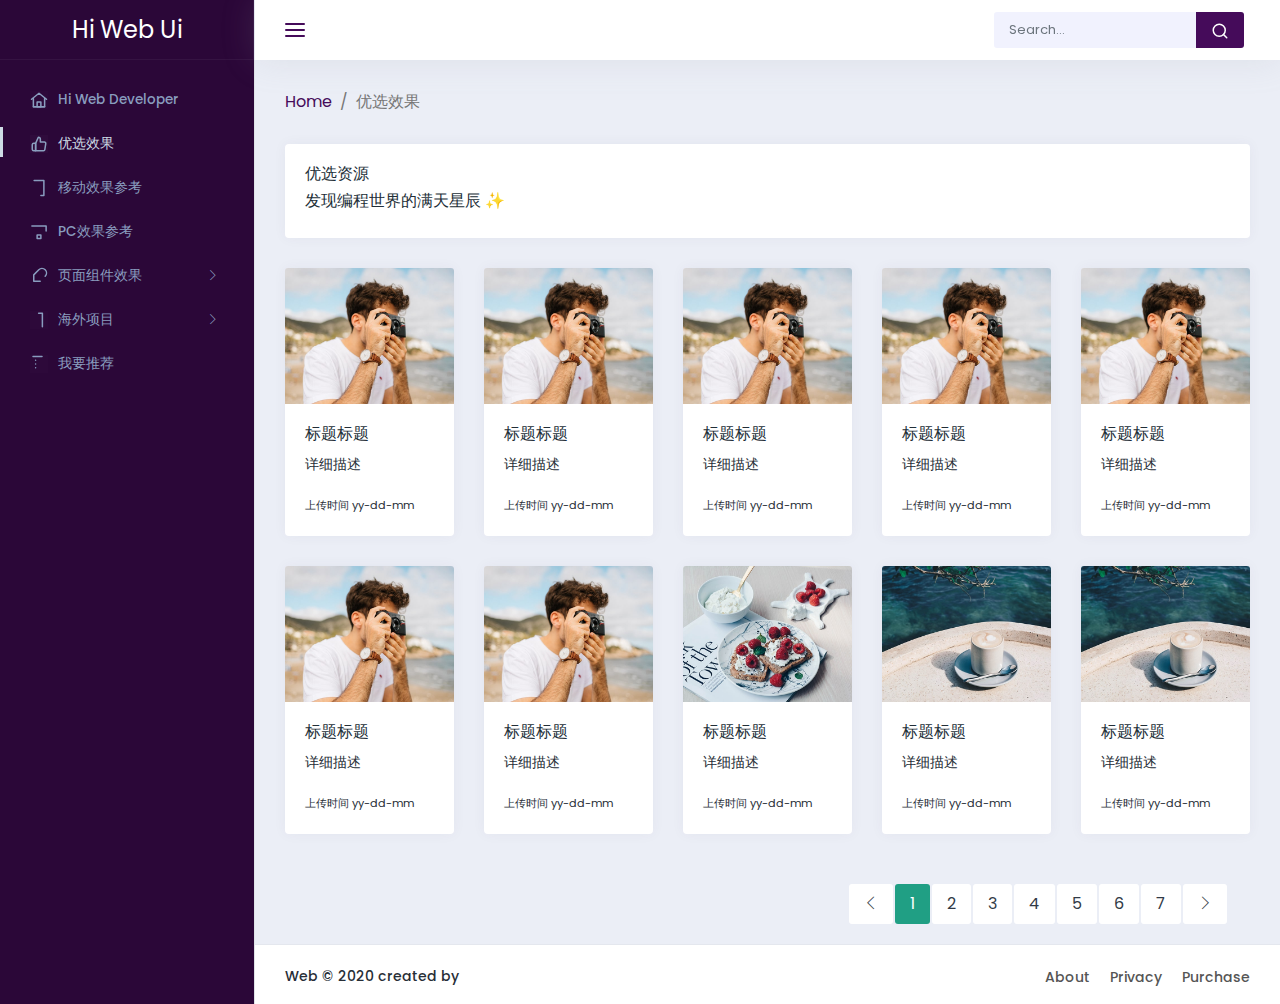
<file: recommend.html>
﻿<!doctype html>
<html lang="en">

<head>
    <meta charset="UTF-8">
    <meta name="description" content="">
    <meta http-equiv="X-UA-Compatible" content="IE=edge">
    <meta name="viewport" content="width=device-width, initial-scale=1, shrink-to-fit=no">
    <!-- The above 4 meta tags *must* come first in the head; any other head content must come *after* these tags -->
    <!-- Title -->
    <title>Hi Web Ui &amp; HERO YingXiong</title>
    <!-- Favicon -->
    <link rel="icon" href="img/core-img/favicon.png">
    <!-- These plugins only need for the run this page -->
    <link rel="stylesheet" href="css/default-assets/morris.css">
    <!-- Master Stylesheet [If you remove this CSS file, your file will be broken undoubtedly.] -->
    <link rel="stylesheet" href="style.css">
</head>

<body>
    <!-- Preloader -->
    <div id="preloader">
        <div class="lds-hourglass"></div>
    </div>
    <!-- Main Content-->
    <div class="main-container-wrapper">
        <!-- Top bar area -->
        <nav class="navbar col-lg-12 col-12 p-0 fixed-top d-flex flex-row">
            <div class="text-center navbar-brand-wrapper d-flex align-items-center justify-content-center">
                <a class="navbar-brand brand-logo" href="index.html">
                    <!-- <img src="img/core-img/logo.png" alt="logo" /> -->
                    Hi Web Ui
                </a>
                <a class="navbar-brand brand-logo-mini" href="index.html">
                    <!-- <img src="img/core-img/small-logo.png" alt="logo" /> -->
                    H
                </a>
            </div>
            <div class="navbar-menu-wrapper d-flex align-items-center justify-content-between">
                <button class="navbar-toggler navbar-toggler align-self-center" type="button" data-toggle="minimize">
                    <span>
                        <svg xmlns="http://www.w3.org/2000/svg" width="24" height="24" viewBox="0 0 24 24" fill="none" stroke="currentColor" stroke-width="2" stroke-linecap="round" stroke-linejoin="round" class="feather feather-menu">
                            <line x1="3" y1="12" x2="21" y2="12"></line>
                            <line x1="3" y1="6" x2="21" y2="6"></line>
                            <line x1="3" y1="18" x2="21" y2="18"></line>
                        </svg>
                    </span>
                </button>
                <ul class="navbar-nav mr-lg-2">
                    <li class="nav-item app-search d-none d-sm-block">
                        <form role="search" class=""><input type="text" placeholder="Search..." class="form-control">
                            <button type="submit" class="search-btn mr-0"><svg xmlns="http://www.w3.org/2000/svg" width="24" height="24" viewBox="0 0 24 24" fill="none" stroke="currentColor" stroke-width="2" stroke-linecap="round" stroke-linejoin="round" class="feather feather-search search-icon">
                                    <circle cx="11" cy="11" r="8"></circle>
                                    <line x1="21" y1="21" x2="16.65" y2="16.65"></line>
                                </svg></button></form>
                    </li>
                </ul>
                <button class="navbar-toggler navbar-toggler-right d-xl-none align-self-center" type="button" data-toggle="offcanvas">
                    <span><svg xmlns="http://www.w3.org/2000/svg" width="24" height="24" viewBox="0 0 24 24" fill="none" stroke="currentColor" stroke-width="2" stroke-linecap="round" stroke-linejoin="round" class="feather feather-grid menu-bar-icon">
                            <rect x="3" y="3" width="7" height="7"></rect>
                            <rect x="14" y="3" width="7" height="7"></rect>
                            <rect x="14" y="14" width="7" height="7"></rect>
                            <rect x="3" y="14" width="7" height="7"></rect>
                        </svg></span>
                </button>
            </div>
        </nav>
        <div class="container-fluid page-body-wrapper">
            <!-- Side Menu area -->
            <nav class="sidebar sidebar-offcanvas" id="sidebar">
                <ul class="nav">
                    <li class="nav-item">
                        <a class="nav-link active" href="index.html">
                            <svg id="icon-home" xmlns="http://www.w3.org/2000/svg" width="48" height="48" viewBox="0 0 48 48" fill="none" stroke-width="4" stroke-linecap="round" stroke-linejoin="round" class="feather feather-home link-icon">
                                <path d="M9 42H39" stroke="#899dbf" stroke-width="4" stroke-linecap="round" />
                                <path d="M19 29V42H29V29H19Z" fill="none" stroke="#899dbf" stroke-width="4" stroke-linejoin="round" />
                                <path d="M9 42V18L4 22L24 6L44 22L39 18V42H9Z" stroke="#899dbf" stroke-width="4" stroke-linecap="round" stroke-linejoin="round" />
                                <path d="M9 18V42H39V18L24 6L9 18Z" fill="none" />
                                <rect width="48" height="48" fill="white" fill-opacity="0.01" />
                            </svg>
                            <span class="menu-title">Hi Web Developer</span>
                        </a>
                    </li>
                    <li class="nav-item">
                        <a class="nav-link" href="recommend.html">
                            <svg id="icon-home-1" xmlns="http://www.w3.org/2000/svg" width="24" height="24" viewBox="0 0 48 48" fill="none" stroke-width="4" stroke-linecap="round" stroke-linejoin="round" class="feather feather-like link-icon">
                                <path d="M27.6 18.6V11.4C27.6 8.41766 25.1823 6 22.2 6L15 22.2V42H35.916C37.7111 42.0203 39.2468 40.7149 39.516 38.94L42 22.74C42.1585 21.6957 41.8504 20.6346 41.1573 19.8375C40.4643 19.0405 39.4561 18.588 38.4 18.6H27.6Z" stroke="#899dbf" stroke-width="4" stroke-linejoin="round" />
                                <path d="M15 22.0002H10.194C8.08532 21.9629 6.2827 23.7096 6 25.7996V38.3996C6.2827 40.4896 8.08532 42.0369 10.194 41.9996H15V22.0002Z" fill="none" stroke="#899dbf" stroke-width="4" stroke-linejoin="round" />
                                <rect width="48" height="48" fill="white" fill-opacity="0.01" />
                                <rect width="48" height="48" fill="white" fill-opacity="0.01" />
                            </svg>
                            <span class="menu-title">优选效果</span>
                        </a>
                    </li>
                    <li class="nav-item">
                        <a class="nav-link" href="mobile.html">
                            <svg id="icon-home-2" xmlns="http://www.w3.org/2000/svg" width="24" height="24" viewBox="0 0 48 48" fill="none" fill="none" stroke="currentColor" stroke-width="2" stroke-linecap="round" stroke-linejoin="round" class="feather feather-edit link-icon">
                                <rect x="11" y="4" width="26" height="40" rx="3" fill="none" stroke="#899dbf" stroke-width="4" />
                                <path d="M22 10L26 10" stroke="#899dbf" stroke-width="4" stroke-linecap="round" stroke-linejoin="round" />
                                <path d="M20 38H28" stroke="#899dbf" stroke-width="4" stroke-linecap="round" stroke-linejoin="round" />
                            </svg>
                            <span class="menu-title">移动效果参考</span>
                        </a>
                    </li>
                    <li class="nav-item">
                        <a class="nav-link" href="pc.html">
                            <svg id="icon-home-3" xmlns="http://www.w3.org/2000/svg" width="24" height="24" viewBox="0 0 48 48" fill="none" width="24" height="24" viewBox="0 0 24 24" fill="none" stroke="currentColor" stroke-width="2" stroke-linecap="round" stroke-linejoin="round" class="feather feather-edit link-icon">
                                <rect x="19" y="32" width="10" height="9" stroke="#899dbf" stroke-width="4" stroke-linecap="round" stroke-linejoin="round" />
                                <rect x="5" y="8" width="38" height="24" rx="2" fill="none" stroke="#899dbf" stroke-width="4" />
                                <path d="M22 27H26" stroke="#899dbf" stroke-width="4" stroke-linecap="round" stroke-linejoin="round" />
                                <path d="M14 41L34 41" stroke="#899dbf" stroke-width="4" stroke-linecap="round" stroke-linejoin="round" />
                            </svg>
                            <span class="menu-title">PC效果参考</span>
                        </a>
                    </li>
                    <li class="nav-item">
                        <a class="nav-link" data-toggle="collapse" href="#elements" aria-expanded="false" aria-controls="elements">
                            <svg id="icon-home-4" xmlns="http://www.w3.org/2000/svg" width="24" height="24" viewBox="0 0 24 24" fill="none" stroke="currentColor" stroke-width="2" stroke-linecap="round" stroke-linejoin="round" class="feather feather-feather link-icon">
                                <path d="M20.24 12.24a6 6 0 0 0-8.49-8.49L5 10.5V19h8.5z"></path>
                                <line x1="16" y1="8" x2="2" y2="22"></line>
                                <line x1="17.5" y1="15" x2="9" y2="15"></line>
                            </svg>
                            <span class="menu-title">页面组件效果</span>
                            <i class="ti-angle-right"></i>
                        </a>
                        <div class="collapse" id="elements">
                            <ul class="nav flex-column sub-menu">
                                <li class="nav-item"><a class="nav-link" href="card.html">音频和视频</a></li>
                                <li class="nav-item"><a class="nav-link" href="">页面布局</a></li>
                                <li class="nav-item"><a class="nav-link" href="">背景处理</a></li>
                                <li class="nav-item"><a class="nav-link" href="">字体排版</a></li>
                                <li class="nav-item"><a class="nav-link" href="">鼠标滑过</a></li>
                                <li class="nav-item"><a class="nav-link" href="">按钮效果</a></li>
                                <li class="nav-item"><a class="nav-link" href="">滚动效果</a></li>
                                <li class="nav-item"><a class="nav-link" href="">下拉菜单</a></li>
                                <li class="nav-item"><a class="nav-link" href="">弹出层</a></li>
                                <li class="nav-item"><a class="nav-link" href="">进度条</a></li>
                                <li class="nav-item"><a class="nav-link" href="">滚动条</a></li>
                                <li class="nav-item"><a class="nav-link" href="">轮播图</a></li>
                                <li class="nav-item"><a class="nav-link" href="">统计图</a></li>
                                <li class="nav-item"><a class="nav-link" href="">Tabs</a></li>
                                <li class="nav-item"><a class="nav-link" href="">提示</a></li>
                                <li class="nav-item"><a class="nav-link" href="">图片</a></li>
                                <li class="nav-item"><a class="nav-link" href="">加载</a></li>
                                <li class="nav-item"><a class="nav-link" href="">表单</a></li>
                                <li class="nav-item"><a class="nav-link" href="">表格</a></li>
                            </ul>
                        </div>
                    </li>
                    <li class="nav-item">
                        <a class="nav-link" data-toggle="collapse" href="#job" aria-expanded="false" aria-controls="job">
                            <svg id="icon-home-6" xmlns="http://www.w3.org/2000/svg" width="24" height="24" viewBox="0 0 48 48" fill="none" stroke="currentColor" stroke-width="2" stroke-linecap="round" stroke-linejoin="round" class="feather feather-bell link-icon">
                                <g>
                                    <rect width="48" height="48" fill="white" fill-opacity="0.01" stroke-linejoin="round" stroke-width="4" stroke="none" fill-rule="evenodd" />
                                    <g transform="translate(5.000000, 5.000000)">
                                        <rect stroke="#899dbf" fill="none" fill-rule="nonzero" x="18" y="1" width="10" height="36" stroke-linejoin="round" stroke-width="4" />
                                        <rect stroke="#899dbf" fill="none" fill-rule="nonzero" x="28" y="1" width="10" height="36" stroke-linejoin="round" stroke-width="4" />
                                        <polygon stroke="#899dbf" fill="none" fill-rule="nonzero" points="3.5 0 14 0.840909091 10.5 37 0 36.1590909" stroke-linejoin="round" stroke-width="4" />
                                        <path d="M33,13 L33,10" stroke="#899dbf" stroke-linecap="round" stroke-linejoin="round" stroke-width="4" fill="none" fill-rule="evenodd" />
                                        <path d="M23,13 L23,10" stroke="#899dbf" stroke-linecap="round" stroke-linejoin="round" stroke-width="4" fill="none" fill-rule="evenodd" />
                                    </g>
                                </g>
                            </svg>
                            <span class="menu-title">海外项目</span>
                            <i class="ti-angle-right"></i>
                        </a>
                        <div class="collapse" id="job">
                            <ul class="nav flex-column sub-menu">
                                <li class="nav-item"><a class="nav-link" href="project.html">官网项目</a></li>
                                <li class="nav-item"><a class="nav-link" href="project_zt.html">专题页面</a></li>
                            </ul>
                        </div>
                    </li>
                    <li class="nav-item">
                        <a class="nav-link" href="updata.html">
                            <svg id="icon-home-9" xmlns="http://www.w3.org/2000/svg" width="24" height="24" viewBox="0 0 48 48" fill="none" stroke-width="4" stroke-linecap="round" stroke-linejoin="round" class="feather feather-like link-icon">
                                <rect width="48" height="48" fill="white" fill-opacity="0.01" />
                                <rect x="8" y="4" width="32" height="40" rx="2" fill="none" stroke="#899dbf" stroke-width="4" stroke-linejoin="round" />
                                <path d="M21 14H33" stroke="#899dbf" stroke-width="4" stroke-linecap="round" stroke-linejoin="round" />
                                <path d="M21 24H33" stroke="#899dbf" stroke-width="4" stroke-linecap="round" stroke-linejoin="round" />
                                <path d="M21 34H33" stroke="#899dbf" stroke-width="4" stroke-linecap="round" stroke-linejoin="round" />
                                <path fill-rule="evenodd" clip-rule="evenodd" d="M15 16C16.1046 16 17 15.1046 17 14C17 12.8954 16.1046 12 15 12C13.8954 12 13 12.8954 13 14C13 15.1046 13.8954 16 15 16Z" fill="#899dbf" />
                                <path fill-rule="evenodd" clip-rule="evenodd" d="M15 26C16.1046 26 17 25.1046 17 24C17 22.8954 16.1046 22 15 22C13.8954 22 13 22.8954 13 24C13 25.1046 13.8954 26 15 26Z" fill="#899dbf" />
                                <path fill-rule="evenodd" clip-rule="evenodd" d="M15 36C16.1046 36 17 35.1046 17 34C17 32.8954 16.1046 32 15 32C13.8954 32 13 32.8954 13 34C13 35.1046 13.8954 36 15 36Z" fill="#899dbf" />
                            </svg>
                            <span class="menu-title">我要推荐</span>
                        </a>
                    </li>
                </ul>
            </nav>
            <!-- Mani Page -->
            <div class="main-panel">
                <div class="content-wrapper">
                    <div class="container-fluid">
                        <!-- Start page title -->
                        <div class="row">
                            <div class="col-12">
                                <div class="page-title-box d-flex justify-content-between mb-30">
                                    <div class="page-title-right">
                                        <ol class="breadcrumb m-0">
                                            <li class="breadcrumb-item"><a href="javascript: void(0);">Home</a></li>
                                            <li class="breadcrumb-item active">优选效果</li>
                                        </ol>
                                    </div>
                                </div>
                            </div>
                        </div>
                        <!-- end page title -->
                        <!-- Out Line Button Area -->
                        <div class="row">
                            <div class="col-12">
                                <div class="card">
                                    <div class="card-body">
                                        <h6>优选资源</h6>
                                        <h6>发现编程世界的满天星辰 ✨</h6>
                                    </div>
                                </div>
                            </div>
                        </div>
                    </div>
                    <!-- 内容 -->
                    <div class="container-fluid">
                        <div class="row">
                            <div class="col-12">
                                <!-- <h4 class="my-4 card-title">分类名</h4> -->
                                <div class="card-deck-wrapper">
                                    <div class="card-deck">
                                        <div class="card mb-30">
                                            <a href="" target="_blank">
                                                <img class="card-img-top img-fluid" src="img/gallery-img/7.jpg" alt="Card image cap">
                                                <div class="card-body">
                                                    <h5 class="card-title mb-10">标题标题</h5>
                                                    <p class="card-text">详细描述</p>
                                                    <p class="card-text">
                                                        <small class="text-muted">上传时间 yy-dd-mm</small>
                                                    </p>
                                                </div>
                                            </a>
                                        </div>
                                        <div class="card mb-30">
                                            <a href="" target="_blank">
                                                <img class="card-img-top img-fluid" src="img/gallery-img/7.jpg" alt="Card image cap">
                                                <div class="card-body">
                                                    <h5 class="card-title mb-10">标题标题</h5>
                                                    <p class="card-text">详细描述</p>
                                                    <p class="card-text">
                                                        <small class="text-muted">上传时间 yy-dd-mm</small>
                                                    </p>
                                                </div>
                                            </a>
                                        </div>
                                        <div class="card mb-30">
                                            <a href="" target="_blank">
                                                <img class="card-img-top img-fluid" src="img/gallery-img/7.jpg" alt="Card image cap">
                                                <div class="card-body">
                                                    <h5 class="card-title mb-10">标题标题</h5>
                                                    <p class="card-text">详细描述</p>
                                                    <p class="card-text">
                                                        <small class="text-muted">上传时间 yy-dd-mm</small>
                                                    </p>
                                                </div>
                                            </a>
                                        </div>
                                        <div class="card mb-30">
                                            <a href="" target="_blank">
                                                <img class="card-img-top img-fluid" src="img/gallery-img/7.jpg" alt="Card image cap">
                                                <div class="card-body">
                                                    <h5 class="card-title mb-10">标题标题</h5>
                                                    <p class="card-text">详细描述</p>
                                                    <p class="card-text">
                                                        <small class="text-muted">上传时间 yy-dd-mm</small>
                                                    </p>
                                                </div>
                                            </a>
                                        </div>
                                        <div class="card mb-30">
                                            <a href="" target="_blank">
                                                <img class="card-img-top img-fluid" src="img/gallery-img/7.jpg" alt="Card image cap">
                                                <div class="card-body">
                                                    <h5 class="card-title mb-10">标题标题</h5>
                                                    <p class="card-text">详细描述</p>
                                                    <p class="card-text">
                                                        <small class="text-muted">上传时间 yy-dd-mm</small>
                                                    </p>
                                                </div>
                                            </a>
                                        </div>
                                    </div> <!-- end card-deck-->
                                </div> <!-- end card-deck-wrapper-->
                            </div> <!-- end col-->
                            <div class="col-12">
                                <!-- <h4 class="my-4 card-title">分类名</h4> -->
                                <div class="card-deck-wrapper">
                                    <div class="card-deck">
                                        <div class="card mb-30">
                                            <img class="card-img-top img-fluid" src="img/gallery-img/7.jpg" alt="Card image cap">
                                            <div class="card-body">
                                                <h5 class="card-title mb-10">标题标题</h5>
                                                <p class="card-text">详细描述</p>
                                                <p class="card-text">
                                                    <small class="text-muted">上传时间 yy-dd-mm</small>
                                                </p>
                                            </div>
                                        </div>
                                        <div class="card mb-30">
                                            <img class="card-img-top img-fluid" src="img/gallery-img/7.jpg" alt="Card image cap">
                                            <div class="card-body">
                                                <h5 class="card-title mb-10">标题标题</h5>
                                                <p class="card-text">详细描述</p>
                                                <p class="card-text">
                                                    <small class="text-muted">上传时间 yy-dd-mm</small>
                                                </p>
                                            </div>
                                        </div>
                                        <div class="card mb-30">
                                            <img class="card-img-top img-fluid" src="img/gallery-img/6.jpg" alt="Card image cap">
                                            <div class="card-body">
                                                <h5 class="card-title mb-10">标题标题</h5>
                                                <p class="card-text">详细描述</p>
                                                <p class="card-text">
                                                    <small class="text-muted">上传时间 yy-dd-mm</small>
                                                </p>
                                            </div>
                                        </div>
                                        <div class="card mb-30">
                                            <img class="card-img-top img-fluid" src="img/gallery-img/5.jpg" alt="Card image cap">
                                            <div class="card-body">
                                                <h5 class="card-title mb-10">标题标题</h5>
                                                <p class="card-text">详细描述</p>
                                                <p class="card-text">
                                                    <small class="text-muted">上传时间 yy-dd-mm</small>
                                                </p>
                                            </div>
                                        </div>
                                        <div class="card mb-30">
                                            <img class="card-img-top img-fluid" src="img/gallery-img/5.jpg" alt="Card image cap">
                                            <div class="card-body">
                                                <h5 class="card-title mb-10">标题标题</h5>
                                                <p class="card-text">详细描述</p>
                                                <p class="card-text">
                                                    <small class="text-muted">上传时间 yy-dd-mm</small>
                                                </p>
                                            </div>
                                        </div>
                                    </div> <!-- end card-deck-->
                                </div> <!-- end card-deck-wrapper-->
                            </div> <!-- end col-->
                        </div>
                        <!-- end row -->
                    </div>
                    <!-- 分页 -->
                    <div class="col-md-12">
                        <div class="card-body">
                            <nav>
                               <ul class="pagination pagination-flat flex-wrap justify-content-end">
                                    <li class="page-item"><a class="page-link" href="#"><i class="ti-angle-left"></i></a></li>
                                    <li class="page-item active"><a class="page-link" href="#">1</a></li>
                                    <li class="page-item"><a class="page-link" href="#">2</a></li>
                                    <li class="page-item"><a class="page-link" href="#">3</a></li>
                                    <li class="page-item"><a class="page-link" href="#">4</a></li>
                                    <li class="page-item"><a class="page-link" href="#">5</a></li>
                                    <li class="page-item"><a class="page-link" href="#">6</a></li>
                                    <li class="page-item"><a class="page-link" href="#">7</a></li>
                                    <li class="page-item"><a class="page-link" href="#"><i class="ti-angle-right"></i></a></li>
                                </ul>
                            </nav>
                        </div>
                    </div>
                    <!-- end -->
                </div>
                <!-- Footer Area -->
                <div class="footer-area footer">
                    <div class="container-fluid">
                        <div class="row">
                            <div class="col-12">
                                <!-- Footer Area -->
                                <div class="d-sm-flex align-items-center justify-content-between">
                                    <!-- Copywrite Text -->
                                    <div class="copywrite-text">
                                        <p>Web &copy; 2020 created by </p>
                                    </div>
                                    <!-- Footer Nav -->
                                    <ul class="footer-nav d-flex align-items-center justify-content-center">
                                        <li><a href="#">About</a></li>
                                        <li><a href="#">Privacy</a></li>
                                        <li><a href="#">Purchase</a></li>
                                    </ul>
                                </div>
                            </div>
                        </div>
                    </div>
                </div>
            </div>
        </div>
    </div>
    <!-- ======================================
    ********* Page Wrapper Area End ***********
    ======================================= -->
    <!-- Must needed plugins to the run this Template -->
    <script src="js/jquery.min.js"></script>
    <script src="js/popper.min.js"></script>
    <script src="js/bootstrap.min.js"></script>
    <script src="js/bundle.js"></script>
    <script src="js/vivus.min.js"></script>
    <script src="js/svg.animation.js"></script>
    <!-- Inject JS -->
    <script src="js/canvas.js"></script>
    <script src="js/collapse.js"></script>
    <script src="js/settings.js"></script>
    <script src="js/default-assets/active.js"></script>
    <!-- These plugins only need for the run this page -->
    <script src="js/default-assets/chart.js"></script>
    <script src="js/default-assets/jquery.flot.js"></script>
    <script src="js/default-assets/jquery.flot.resize.js"></script>
    <script src="js/default-assets/sparkline.min.js"></script>
    <script src="js/default-assets/jquery.knob.js"></script>
    <script src="js/default-assets/jquery.appear.js"></script>
    <script src="js/default-assets/knob-active.js"></script>
</body>

</html>
</file>
<file: css/default-assets/morris.css>
.morris-hover{position:absolute;z-index:1000}.morris-hover.morris-default-style{border-radius:10px;padding:6px;color:#666;background:rgba(255,255,255,0.8);border:solid 2px rgba(230,230,230,0.8);font-family:sans-serif;font-size:12px;text-align:center}.morris-hover.morris-default-style .morris-hover-row-label{font-weight:bold;margin:0.25em 0}
.morris-hover.morris-default-style .morris-hover-point{white-space:nowrap;margin:0.1em 0}
</file>
<file: style.css>
/* -------------------------------------
[Master Stylesheet]

Template Name: Dotan - Admin &amp; Dashboard Templatee
Version: v1.0.0
Created: Oct 12, 2020
Last Updated: Oct 12, 2020

[Table of Contents]

    * Google Fonts
    * Include Third Party CSS Library
        + Bootstrap CSS
        + Classynav CSS
        + Owl Carousel CSS
        + Animate CSS
        + Nice Select CSS
        + jQuery UI CSS
    * Include Web Icon Fonts
        + Themify Icons
        + Font Awesome
        + Pe 7 Stroke
        + Elegant Icons
        + Material Design Iconic Font
        + Etline
    * Template Mixins
        + Flex
        + Miscellaneous
    * Template Responsive
    * Template Variables
    * Template Colors
    * Core Styles
        + Reboot CSS
            + Reset Styles
            + Typography
            + Utilities
        + Bootstraping CSS
            + Header CSS
            + Sidebar CSS
            + Footer CSS

    * Components
            + Button
            + Fill-button
            + Gradients-button
            + Icon-button
            + Dragula
            + Google-chart
            + Chart
            + Timeline
            + Invoice
            + Calendar
            + Slider
            + Gallery
            + Chat
            + Form-wizard
            + Form
            + Login
            + Loader
            + Todo-list
            + Widgets
            + Typography
            + Contact
            + Pricing-table
            + Data-table
            + Web-icons
            + Card
            + Cart
            + Product
            + Lock
            + Index
            + Nested-list
            + Table
            + Password
            + Timeout
            + Paginator
            + Avatar
            + Tooltip
            + Register
            + Project
            + Task
            + Tab
            + Dashboard
            + Progressbbar
            + Picker
            + Preloader
            + Profile
            + Switchers

    * Email
        + Inbox
    * General Pages
        + Coming Soon
        + 404
    * Sidebar Light CSS
    * Dark CSS
    * Sidebar Background Image CSS
    * Sidebar Gradient CSS
------------------------------------- */
/* -------------------------------------
# [font-family]
'Poppins', sans-serif;
'Roboto', sans-serif;
------------------------------------- */
/* Import Fonts & CSS Files */
@import url("https://fonts.googleapis.com/css2?family=Poppins&family=Roboto:wght@400;500&display=swap");
@import url(css/bootstrap.min.css);
@import url(css/owl.carousel.min.css);
@import url(css/animate.css);
@import url(css/nice-select.css);
@import url(css/jquery-ui.min.css);
@import url(css/default-assets/themify-icons.css);
@import url(css/font-awesome.min.css);
@import url(css/pe-icon-7-stroke.min.css);
@import url(css/style.css);
@import url(css/material-design-iconic-font.min.css);
@import url(etline/style.css);
/* :: Reboot CSS */
* {
  margin: 0;
  padding: 0; }

body {
  background-color: #ebeef6;
  color: #272e37;
  overflow-x: hidden;
  font-family: "Poppins", sans-serif;
  font-weight: 400; }

h1,
h2,
h3,
h4,
h5,
h6 {
  line-height: 1.2;
  color: #222e37;
  font-weight: 500;
  font-family: "Roboto", sans-serif; }

p {
  color: #272e37;
  line-height: 1.7;
  font-size: 14px;
  font-weight: 400;
  font-family: "Poppins", sans-serif; }

a,
a:hover,
a:focus {
  -webkit-transition-duration: 500ms;
  -o-transition-duration: 500ms;
  transition-duration: 500ms;
  text-decoration: none;
  outline: 0 solid transparent; }

ul,
ol {
  margin: 0; }

ul li,
ol li {
  list-style: none;
  text-decoration: none; }

img {
  max-width: 100%;
  height: auto; }

.bg-img {
  background-size: cover;
  background-position: center center;
  background-repeat: no-repeat; }

.popover,
.tooltip {
  z-index: 9999999; }

.mt-15 {
  margin-top: 15px !important; }

.mt-30 {
  margin-top: 30px !important; }

.mt-20 {
  margin-top: 20px !important; }

.mt-50 {
  margin-top: 50px !important; }

.mt-70 {
  margin-top: 70px !important; }

.mt-100 {
  margin-top: 100px !important; }

.mt-150 {
  margin-top: 150px !important; }

.mt-200 {
  margin-top: 200px !important; }

.mt-250 {
  margin-top: 250px !important; }

.mt-300 {
  margin-top: 300px !important; }

.mb-10 {
  margin-bottom: 10px !important; }

.mb-15 {
  margin-bottom: 15px !important; }

.mb-20 {
  margin-bottom: 20px !important; }

.mb-25 {
  margin-bottom: 25px !important; }

.mb-30 {
  margin-bottom: 30px !important; }

.mb-50 {
  margin-bottom: 50px !important; }

.mb-70 {
  margin-bottom: 70px !important; }

.mb-100 {
  margin-bottom: 100px !important; }

.mb-150 {
  margin-bottom: 150px !important; }

.mb-200 {
  margin-bottom: 200px !important; }

.mb-250 {
  margin-bottom: 250px !important; }

.mb-300 {
  margin-bottom: 300px !important; }

.ml-15 {
  margin-left: 15px !important; }

.ml-30 {
  margin-left: 30px !important; }

.ml-50 {
  margin-left: 50px !important; }

.mr-10 {
  margin-right: 10px !important; }

.mr-15 {
  margin-right: 15px !important; }

.mr-30 {
  margin-right: 30px !important; }

.mr-50 {
  margin-right: 50px !important; }

.p-30 {
  padding: 30px !important; }

.p-20 {
  padding: 20px; }

.line-height-50-p-0 {
  line-height: 50px;
  padding: 0; }

.height-50 {
  height: 50px !important; }

.height-200 {
  height: 200px !important; }

.height-300 {
  height: 300px !important; }

.height-400 {
  height: 400px !important; }

.height-500 {
  height: 500px !important; }

.height-600 {
  height: 600px !important; }

.height-700 {
  height: 700px !important; }

.height-800 {
  height: 800px !important; }

.w-15 {
  width: 15% !important; }

.w-40 {
  width: 40% !important; }

.w-70 {
  width: 70% !important; }

.w-50 {
  width: 50% !important; }

.section-padding-50 {
  padding-top: 50px;
  padding-bottom: 50px; }

.h-100vh {
  height: 100vh !important; }

.bg-default-opacity-8- {
  background-color: rgba(113, 192, 22, 0.8) !important; }

.bg-green {
  background-color: #209f84; }

.bg-overlay-white {
  position: relative;
  z-index: 1; }
  .bg-overlay-white::after {
    position: absolute;
    content: "";
    height: 100%;
    width: 100%;
    top: 0;
    left: 0;
    z-index: -1;
    background-image: -webkit-gradient(linear, left top, right top, color-stop(0, white), to(rgba(255, 255, 255, 0.2)));
    background-image: -webkit-linear-gradient(left, white 0, rgba(255, 255, 255, 0.2) 100%);
    background-image: -o-linear-gradient(left, white 0, rgba(255, 255, 255, 0.2) 100%);
    background-image: linear-gradient(to right, white 0, rgba(255, 255, 255, 0.2) 100%); }

.green-color-overlay {
  position: relative;
  z-index: 1; }
  .green-color-overlay::after {
    background-color: rgba(113, 192, 22, 0.75);
    position: absolute;
    content: "";
    height: 100%;
    width: 100%;
    top: 0;
    left: 0;
    z-index: -1; }

.green-color-overlay-2 {
  position: relative;
  z-index: 1; }
  .green-color-overlay-2::after {
    background-color: rgba(113, 192, 22, 0.3);
    position: absolute;
    content: "";
    height: 100%;
    width: 100%;
    top: 0;
    left: 0;
    z-index: -1; }

.pink-color-overlay {
  position: relative;
  z-index: 1; }
  .pink-color-overlay::after {
    background-color: rgba(136, 14, 79, 0.75);
    position: absolute;
    content: "";
    height: 100%;
    width: 100%;
    top: 0;
    left: 0;
    z-index: -1; }

.danger-color-overlay {
  position: relative;
  z-index: 1; }
  .danger-color-overlay::after {
    background-color: rgba(241, 83, 110, 0.75);
    position: absolute;
    content: "";
    height: 100%;
    width: 100%;
    top: 0;
    left: 0;
    z-index: -1; }

.dark-color-overlay {
  position: relative;
  z-index: 1; }
  .dark-color-overlay::after {
    background-color: rgba(0, 0, 0, 0.7);
    position: absolute;
    content: "";
    height: 100%;
    width: 100%;
    top: 0;
    left: 0;
    z-index: -1; }

.dark-color-overlay-2 {
  position: relative;
  z-index: 1; }
  .dark-color-overlay-2::after {
    background-color: rgba(0, 0, 0, 0.95);
    position: absolute;
    content: "";
    height: 100%;
    width: 100%;
    top: 0;
    left: 0;
    z-index: -1; }

.primary-color-overlay {
  position: relative;
  z-index: 1; }
  .primary-color-overlay::after {
    background-color: rgba(114, 124, 245, 0.8);
    position: absolute;
    content: "";
    height: 100%;
    width: 100%;
    top: 0;
    left: 0;
    z-index: -1; }

.btn-default {
  background-color: #ffffff;
  color: #222222;
  border-color: transparent;
  font-weight: 500; }

.bg-primary {
  background-color: #450b5a !important; }

.primary-color {
  background-color: #450b5a; }

.bg-danger {
  background-color: #fa5c7c !important; }

.primary-color-text {
  color: #450b5a; }

.bg-info {
  background-color: #39afd1 !important; }

.bg-success {
  background-color: #0acf97 !important; }

.info-color {
  background-color: #f1536e; }

.danger-color {
  background-color: #f1536e; }

.success-color {
  background-color: #209f84; }

.bg-success {
  background-color: #209f84 !important; }

.success-text {
  color: #209f84; }

.uppercase-text {
  text-transform: uppercase !important; }

.warning-color {
  background-color: #fda006; }

.bg-purple {
  background-color: #6610f2; }

.bg-blue {
  background-color: #450b5a; }

.bg-teal {
  background-color: #209f84; }

.bg-chok {
  background-color: #462f3f; }

.pink-darken-4 {
  background-color: #880e4f; }

.g-transition-0_8 {
  -webkit-transition-duration: 0.8s;
  -o-transition-duration: 0.8s;
  transition-duration: 0.8s; }

.text-color-gray {
  color: #272e37; }

.g-bg-black {
  background-color: #222222; }

.white-opacity-0_2 {
  border: 1px solid rgba(255, 255, 255, 0.2); }

.border {
  border: 1px solid rgba(72, 94, 144, 0.15); }

.border-2 {
  border: 5px solid rgba(72, 94, 144, 0.15); }

.border-primary {
  border: 8px solid #450b5a !important; }

.border-chok {
  border: 8px solid #462f3f; }

.border-danger {
  border: 8px solid #f1536e !important; }

.alert-outline-primary {
  border-color: #450b5a;
  border-radius: 5px; }

.alert-outline-warning {
  border-color: #fdb901;
  border-radius: 5px; }

.alert-outline-success {
  border-color: #209f84;
  border-radius: 5px; }

.alert-outline-info {
  border-color: #5578eb;
  border-radius: 5px; }

.alert-outline-danger {
  border-color: #f1536e;
  border-radius: 5px; }

.alert-outline-default {
  border-color: rgba(72, 94, 144, 0.15);
  border-radius: 5px;
  background: transparent; }

.alert-outline-dark {
  border-color: #282f3a;
  border-radius: 5px; }

.bg-gray {
  background-color: #f2f4f8; }

.text-black {
  color: #000000 !important; }

.border-radius-50 {
  border-radius: 50px !important; }

.text-muted {
  color: #272e37 !important; }

.card .header-title {
  margin-bottom: .5rem;
  text-transform: uppercase;
  letter-spacing: .02em;
  font-size: 18px;
  margin-top: 0; }

.btn:focus {
  -webkit-box-shadow: none !important;
  box-shadow: none !important; }

.g-transition-0_3 {
  -webkit-transition-duration: 0.3s;
  -o-transition-duration: 0.3s;
  transition-duration: 0.3s; }

button:focus {
  outline: none;
  box-shadow: none; }

.btn-primary:not(:disabled):not(.disabled).active:focus,
.btn-primary:not(:disabled):not(.disabled):active:focus,
.show > .btn-primary.dropdown-toggle:focus {
  box-shadow: none; }

.theme-bg-gra {
  background: -webkit-linear-gradient(225deg, #1de9b6 0, #1dc4e9 100%);
  background: -o-linear-gradient(225deg, #1de9b6 0, #1dc4e9 100%);
  background: linear-gradient(-135deg, #1de9b6 0, #1dc4e9 100%); }

.full-height {
  clear: both;
  min-height: 100%; }

.form-control {
  height: 40px;
  font-size: 14px; }

.jarallax {
  position: relative;
  z-index: 0; }

.jarallax > .jarallax-img {
  position: absolute;
  object-fit: cover;
  font-family: 'object-fit: cover;';
  top: 0;
  left: 0;
  width: 100%;
  height: 100%;
  z-index: -1; }

.jvectormap-zoomin,
.jvectormap-zoomout,
.jvectormap-goback {
  background: #ebebeb;
  color: #323232;
  -webkit-transition-duration: 500ms;
  -o-transition-duration: 500ms;
  transition-duration: 500ms; }
  .jvectormap-zoomin:hover, .jvectormap-zoomin:focus,
  .jvectormap-zoomout:hover,
  .jvectormap-zoomout:focus,
  .jvectormap-goback:hover,
  .jvectormap-goback:focus {
    background: #450b5a;
    color: #ffffff; }

.order-listing,
.unorder-listing {
  padding-left: 20px; }
  .order-listing li,
  .unorder-listing li {
    list-style: inherit; }

.styling-listing li i {
  color: #450b5a;
  padding-right: 5px; }

.visibility-hidden {
  visibility: hidden; }

.h-5 {
  height: 5px; }

.custom--checkbox {
  position: relative;
  display: inline-block;
  margin-bottom: 0;
  width: 15px;
  height: 15px;
  cursor: pointer; }
  .custom--checkbox input {
    top: 0;
    left: 0;
    z-index: 1;
    cursor: pointer;
    opacity: 0;
    position: absolute;
    display: none;
    width: 15px;
    height: 15px; }

.custom--checkbox input:checked + .input-helper:before {
  border-color: #450b5a; }

.custom--checkbox .input-helper:before,
.custom--checkbox .input-helper:after {
  position: absolute;
  content: "";
  transition: all 200ms; }

.custom--checkbox .input-helper:before {
  left: 0;
  border: 2px solid #7a7a7a;
  top: 0;
  width: 15px;
  height: 15px;
  border-radius: 2px;
  color: #fff; }

.custom--checkbox input:checked + .input-helper:before {
  background-color: #450b5a; }

.custom--checkbox input:checked + .input-helper:after {
  opacity: 1; }

.custom--checkbox .input-helper:after {
  content: '\f00c';
  font-size: 12px;
  left: 1px;
  top: 0px;
  color: #fff;
  transform: rotate(-10deg);
  font-family: "FontAwesome";
  opacity: 0; }

.card {
  background-color: #ffffff;
  margin-bottom: 30px;
  border-radius: 4px;
  border: none;
  -webkit-box-shadow: 0px 0px 13px 0px rgba(82, 63, 105, 0.05);
  box-shadow: 0px 0px 13px 0px rgba(82, 63, 105, 0.05); }

.font-11 {
  font-size: 11px; }

.font-12 {
  font-size: 12px; }

.font-13 {
  font-size: 13px; }

.font-14 {
  font-size: 14px; }

.font-15 {
  font-size: 15px !important; }

.font-16 {
  font-size: 16px !important; }

.font-18 {
  font-size: 18px !important; }

.font-20 {
  font-size: 20px; }

.font-22 {
  font-size: 22px; }

.font-24 {
  font-size: 24px; }

.font-30 {
  font-size: 30px; }

.font-36 {
  font-size: 36px; }

.font-40 {
  font-size: 40px; }

.apex-charts text {
  fill: #adb6bd; }

.text-info {
  color: #39afd1 !important; }

.text-body {
  color: #6c757d !important; }

.text-title {
  color: #222e37; }

.text-title:hover {
  color: #450b5a; }

.text-white-50 {
  color: rgba(255, 255, 255, 0.5) !important; }

.btn-link:hover {
  text-decoration: none; }

.custom-control-input:checked ~ .custom-control-label::before {
  color: #4d5cf2 !important;
  border-color: #4d5cf2 !important;
  background-color: #4d5cf2 !important; }

.float-right {
  float: right !important; }

.swal2-popup .swal2-styled.swal2-confirm {
  background-color: #4d5cf2 !important;
  font-size: 18px; }

@media only screen and (max-width: 767px) {
  .page-title {
    font-size: 14px; } }

.page-title-box .page-title-right .breadcrumb {
  background-color: transparent;
  padding: 0; }

.breadcrumb-item + .breadcrumb-item::before {
  display: inline-block;
  padding-right: .5rem;
  color: #777; }

.breadcrumb-item a {
  color: #450b5a; }

.breadcrumb-item.active {
  color: #777; }

@media only screen and (max-width: 767px) {
  .breadcrumb-item {
    font-size: 14px; } }

.card-title {
  font-size: 16px;
  font-weight: 500;
  margin-bottom: 30px;
  text-transform: capitalize;
  color: #222e37; }

.map-container {
  position: relative;
  min-width: 100%;
  max-width: 100%;
  display: block;
  padding: 35% 0;
  overflow: hidden;
  border-radius: 5px; }

.map-container .google-map {
  display: block;
  position: absolute;
  top: 0;
  right: 0;
  left: 0;
  bottom: 0;
  width: 100%;
  height: 100%; }

.badge-warning-lighten {
  color: #ffbc00;
  background-color: rgba(255, 188, 0, 0.25); }

.badge-danger-lighten {
  color: #fa5c7c;
  background-color: rgba(250, 92, 124, 0.25); }

.badge-success-lighten {
  color: #0acf97;
  background-color: rgba(10, 207, 151, 0.25); }

.overflow--hidden {
  overflow: hidden !important; }

.h-6 {
  height: 6px !important; }

.h-8 {
  height: 8px !important; }

.h-10 {
  height: 10px !important; }

.user-thumb {
  width: 80px;
  height: 80px; }

.border-radius-50 {
  border-radius: 50% !important; }

.text-color {
  color: #272e37; }

.sr-only {
  position: absolute;
  width: 1px;
  height: 1px;
  padding: 0;
  margin: -1px;
  overflow: hidden;
  clip: rect(0, 0, 0, 0);
  border: 0; }

.user-img {
  width: 50px;
  height: 50px; }

.custom-select {
  font-size: 14px; }

.dropdown-item {
  font-size: 13px; }

.align-middle {
  vertical-align: middle !important; }

.chat-img {
  width: 40px;
  height: 40px;
  border-radius: 50%; }

pre {
  font-size: 14px;
  color: #393A34;
  font-weight: 500; }

.border-pre {
  border: 1px solid rgba(72, 94, 144, 0.15);
  padding: 20px; }

.post-img {
  -webkit-box-flex: 0;
  -ms-flex: 0 0 40px;
  flex: 0 0 40px;
  width: 40px;
  max-width: 40px;
  border-radius: 50%;
  margin-right: 15px; }

.visit-icon {
  color: #272e37; }

.card-icon {
  color: #450b5a; }

/* :: Bootstraping CSS */
.page-body-wrapper {
  min-height: calc(100vh - 60px);
  display: -webkit-flex;
  display: flex;
  -webkit-flex-direction: row;
  flex-direction: row;
  padding-left: 0;
  padding-right: 0;
  padding-top: 60px; }

.page-body-wrapper.full-page-wrapper {
  width: 100%;
  min-height: 100vh;
  padding-top: 0; }

.main-panel {
  transition: width 0.25s ease, margin 0.25s ease;
  width: calc(100% - 255px);
  min-height: calc(100vh - 60px);
  display: -webkit-flex;
  display: flex;
  -webkit-flex-direction: column;
  flex-direction: column; }

@media (max-width: 1199px) {
  .main-panel {
    margin-left: 0;
    width: 100%; } }
.flex-30-img {
  -webkit-box-flex: 0;
  -ms-flex: 0 0 30px;
  flex: 0 0 30px;
  width: 30px;
  max-width: 30px; }

.bx-tada {
  -webkit-animation: tada 1.9s ease infinite;
  animation: tada 1.9s ease infinite; }

.content-wrapper {
  padding-left: 15px;
  padding-right: 15px;
  padding-top: 30px;
  width: 100%;
  -webkit-flex-grow: 1;
  flex-grow: 1; }

@media (max-width: 767px) {
  .content-wrapper {
    padding-top: 30px;
    padding-left: 0;
    padding-right: 0; } }
.notification-thumbnail .preview-icon {
  height: 30px;
  width: 30px;
  display: inline-block;
  line-height: 30px;
  text-align: center;
  border-radius: 3px;
  color: #111;
  margin-right: 15px;
  font-size: 14px; }

.dropdown-item {
  cursor: pointer; }
  .dropdown-item:hover {
    background-color: #eef5f9; }

.profile-top a i {
  color: #450b5a;
  font-size: 16px; }

.time-zone {
  margin-left: 20px; }

.notification-item-content h6 {
  margin-bottom: 2px;
  font-size: 14px;
  font-weight: 500;
  color: #6c757d;
  -webkit-transition-duration: 400ms;
  -o-transition-duration: 400ms;
  transition-duration: 400ms; }

.dropdown-item:hover .notification-item-content h6 {
  color: #222e37; }

.dropdown-header.custom h4 {
  color: #fff;
  font-size: 22px;
  line-height: 22px; }

.dropdown-header.custom p {
  color: #fff;
  font-size: 15px;
  font-weight: 500; }

.notification-item-content p {
  font-size: 12px;
  font-weight: 500; }

.language-thumb {
  max-width: 25px;
  margin-right: 10px; }

.navbar .navbar-menu-wrapper .navbar-nav.navbar-nav-right .nav-item {
  display: flex !important; }

.align-self-stretch,
.navbar .navbar-menu-wrapper .navbar-nav .nav-item.nav-settings,
.navbar .navbar-menu-wrapper .navbar-nav.navbar-nav-right {
  align-self: stretch !important; }

.align-items-stretch,
.email-wrapper .message-body .attachments-sections ul li,
.navbar .navbar-menu-wrapper .navbar-nav.navbar-nav-right {
  align-items: stretch !important; }

.navbar .navbar-menu-wrapper .navbar-nav.navbar-nav-right {
  display: none !important;
}
/* Sidebar */
.sidebar {
  min-height: calc(100vh - 60px);
  padding: 0;
  width: 255px;
  z-index: 22;
  transition: width 0.25s ease, background 0.25s ease;
  -webkit-transition: width 0.25s ease, background 0.25s ease;
  -moz-transition: width 0.25s ease, background 0.25s ease;
  -ms-transition: width 0.25s ease, background 0.25s ease;
  border-right: 1px solid #DFE3E7; }

.sidebar .nav-profile {
  height: 87px;
  padding: 1.25rem 2.187rem; }

.sidebar .nav-profile a {
  text-decoration: none; }

.sidebar .nav-profile a:hover,
.sidebar .nav-profile a:active,
.sidebar .nav-profile a:focus {
  text-decoration: none; }

.sidebar .nav-profile img {
  width: 33px;
  height: 33px;
  border-radius: 100%;
  margin-right: 1rem; }

.sidebar .nav-profile .sidebar-profile-name {
  font-size: 1rem;
  color: #001737; }

.sidebar .nav-profile .sidebar-profile-designation {
  font-weight: normal; }

.sidebar .nav-profile.dropdown {
  position: relative; }

.sidebar .nav-profile.dropdown .dropdown-toggle:after {
  position: absolute;
  right: 1.875rem;
  top: 45%;
  color: #899dbf; }

.sidebar .nav-profile .dropdown-menu {
  margin-top: 0;
  padding: 0;
  width: 100%; }

.sidebar .nav-profile .dropdown-menu .dropdown-item {
  font-size: .875rem;
  padding: .875rem 1.5rem; }

.sidebar .nav {
  overflow: hidden;
  flex-wrap: nowrap;
  flex-direction: column;
  margin-bottom: 60px; }

.sidebar .nav .nav {
  margin-bottom: 0; }

.sidebar .nav .nav .nav-item {
  margin-bottom: 0; }

.sidebar .nav .nav-item {
  -webkit-transition-duration: 0.25s;
  -moz-transition-duration: 0.25s;
  -o-transition-duration: 0.25s;
  transition-duration: 0.25s;
  transition-property: background;
  -webkit-transition-property: background;
  font-size: 0.875rem;
  margin-bottom: 10px;
  position: relative;
  z-index: 1; }

.sidebar .nav .nav-item::after {
  position: absolute;
  content: "";
  left: 0;
  top: 0;
  z-index: 2;
  height: 30px;
  width: 3px;
  transition-duration: 500ms;
  background-color: #cedce5;
  opacity: 0; }

.sidebar .nav .nav-item:hover::after {
  opacity: 1; }

.sidebar .nav .nav-item.active {
  position: relative;
  z-index: 1; }

.sidebar .nav .nav-item.active::after {
  position: absolute;
  content: "";
  left: 0;
  top: 0;
  z-index: 2;
  height: 30px;
  width: 3px;
  transition-duration: 500ms;
  background-color: #cedce5;
  opacity: 1; }

.sidebar .nav.sub-menu .nav-item::after {
  display: none; }

.sidebar .nav .nav-item .collapse {
  z-index: 999; }

.sidebar .nav .nav-item .submenu-wrapper {
  list-style: none;
  padding-left: 0;
  margin-top: 0; }

.sidebar .nav .nav-item .submenu-wrapper .nav-item {
  margin-bottom: 0; }

.sidebar .nav .nav-item .sidebar-menu-title {
  color: #2f3cff;
  font-weight: bold;
  padding: 0 2.187rem;
  margin-bottom: 10px;
  display: flex;
  align-items: center; }

.sidebar .nav .nav-item .sidebar-menu-title .sidebar-icon-title {
  color: #2f3cff;
  margin-right: .5rem;
  font-size: 1.125rem;
  vertical-align: top; }

.rtl .sidebar .nav .nav-item .sidebar-menu-title .sidebar-icon-title {
  margin-left: .5rem;
  margin-right: 0; }

.sidebar .nav .nav-item .nav-link {
  display: flex;
  -webkit-align-items: center;
  align-items: center;
  white-space: nowrap;
  padding: 8px 30px;
  -webkit-transition-duration: 0.45s;
  -moz-transition-duration: 0.45s;
  -o-transition-duration: 0.45s;
  transition-duration: 0.45s;
  transition-property: color;
  -webkit-transition-property: color;
  font-weight: 500; }

.sidebar .nav .nav-item .nav-link i {
  color: inherit; }

.sidebar .nav .nav-item .nav-link i.menu-icon {
  font-size: 15px;
  margin-right: 15px;
  color: #464dee; }

.rtl .sidebar .nav .nav-item .nav-link i.menu-icon {
  margin-left: 2rem;
  margin-right: 0; }

.sidebar .nav .nav-item .nav-link i.menu-icon:before {
  vertical-align: middle; }

.sidebar .nav .nav-item .nav-link i.ti-angle-right {
  display: inline-block;
  -webkit-font-smoothing: antialiased;
  -moz-osx-font-smoothing: grayscale;
  margin-left: auto;
  margin-right: 0;
  color: #899dbf; }

.rtl .sidebar .nav .nav-item .nav-link i.ti-angle-right {
  margin-left: 0;
  margin-right: auto; }

.sidebar .nav .nav-item .nav-link i.ti-angle-right:before {
  content: "\e649";
  font-family: "themify";
  font-style: normal;
  display: block;
  font-size: 11px;
  line-height: 10px;
  -webkit-transition: all 0.2s ease-in;
  -moz-transition: all 0.2s ease-in;
  -ms-transition: all 0.2s ease-in;
  -o-transition: all 0.2s ease-in;
  transition: all 0.2s ease-in; }

.sidebar .nav .nav-item .nav-link .menu-title {
  color: inherit;
  display: inline-block;
  font-size: 13.5px;
  line-height: 1;
  vertical-align: middle; }

.sidebar .nav .nav-item:hover {
  opacity: 1; }

.sidebar .nav .nav-item .nav-link .hightlight-sidebar {
  width: 6px;
  height: 6px;
  border-radius: 100%;
  display: inline-block;
  margin-left: auto;
  margin-right: 0;
  margin-bottom: 0; }

.sidebar .nav .nav-item .nav-link .badge {
  margin-left: auto; }

.rtl .sidebar .nav .nav-item .nav-link .badge {
  margin-left: 0;
  margin-right: auto; }

.sidebar .nav .nav-item .nav-link[aria-expanded="true"] i.ti-angle-right:before {
  -moz-transform: rotate(90deg);
  -o-transform: rotate(90deg);
  -ms-transform: rotate(90deg);
  -webkit-transform: rotate(90deg);
  transform: rotate(90deg); }

.sidebar .nav .nav-item.active > .nav-link {
  background: initial;
  position: relative; }

.sidebar .nav:not(.sub-menu) {
  margin-top: .5rem; }

.sidebar .nav:not(.sub-menu) > .nav-item {
  margin-top: 0; }

.sidebar .nav:not(.sub-menu) > .nav-item > .nav-link {
  margin: 0; }

.sidebar .nav:not(.sub-menu) > .nav-item:hover > .nav-link {
  background: transparent; }

.sidebar .nav.sub-menu {
  margin-bottom: 0;
  margin-top: 0;
  list-style: none;
  padding: 10px 60px; }

.sidebar .nav.sub-menu .nav-item {
  padding: 0;
  margin-bottom: 0; }

.sidebar .nav.sub-menu .nav-item::before {
  content: '';
  width: 5px;
  height: 5px;
  position: absolute;
  margin-top: 1rem;
  border-radius: 50%;
  background: #8e95aa; }

.sidebar .nav.sub-menu .nav-item .nav-link {
  color: #656565;
  padding: 0.625rem 1rem;
  position: relative;
  font-size: 13.5px;
  line-height: 1;
  height: auto;
  border-top: 0; }

.sidebar .nav:not(.sub-menu) {
  margin-top: 1.45rem;
  margin-left: 0;
  margin-right: 0.375rem; }

.sidebar .nav.sub-menu .nav-item .nav-link:hover {
  color: #000; }

.sidebar .nav.sub-menu .nav-item .nav-link.active {
  color: #000;
  background: transparent; }

.sidebar .nav.sub-menu .nav-item:hover {
  background: transparent; }

.sidebar {
  background: #2b0738; }

.link-icon {
  height: 18px;
  width: 18px;
  margin-right: 10px; }

.sidebar .nav-profile .sidebar-profile-name {
  color: #111; }

.sidebar .nav-profile .sidebar-profile-designation {
  font-weight: 500; }

.sidebar .nav-profile.dropdown .dropdown-toggle:after {
  color: #899dbf; }

.sidebar .nav-profile .dropdown-menu {
  margin-top: 0; }

.sidebar .nav-profile .dropdown-menu .dropdown-item {
  font-size: .875rem;
  padding: .875rem 1.5rem; }

.sidebar .nav .nav-item .sidebar-menu-title {
  color: #111; }

.sidebar .nav .nav-item .sidebar-menu-title .sidebar-icon-title {
  color: #111; }

.sidebar .nav .nav-item .nav-link {
  color: #899dbf; }

.sidebar .nav .nav-item .nav-link i {
  color: inherit; }

.sidebar .nav .nav-item .nav-link i.menu-icon {
  color: #899dbf; }

.sidebar .nav .nav-item .nav-link .menu-title {
  color: inherit; }

.sidebar .nav .nav-item.active > .nav-link {
  background: initial; }

.sidebar .nav .nav-item.active > .nav-link .menu-title,
.sidebar .nav .nav-item.active > .nav-link i {
  color: #cedce5; }

.sidebar .nav:not(.sub-menu) > .nav-item:hover > .nav-link {
  color: #cedce5; }

.dropdown-item.preview-item {
  padding: 12px 20px !important; }

.time-zone span {
  font-size: 11px; }

.dropdown-header.custom {
  text-align: center;
  background-color: #450b5a;
  padding: 15px;
  border-radius: 10px 10px 0 0; }

.footer {
  background: #fff;
  padding: 20px 15px;
  transition: all 0.25s ease;
  -moz-transition: all 0.25s ease;
  -webkit-transition: all 0.25s ease;
  -ms-transition: all 0.25s ease;
  border-top: 1px solid rgba(72, 94, 144, 0.15); }

.footer-area .footer-nav li a {
  display: inline-block;
  color: #555;
  font-size: 14px;
  margin-left: 20px;
  font-weight: 500; }

.sidebar .nav.sub-menu .nav-item .nav-link {
  color: #899dbf; }

.sidebar .nav.sub-menu .nav-item .nav-link:before {
  color: #899dbf; }

.sidebar .nav.sub-menu .nav-item .nav-link.active {
  color: #cedce5;
  background: transparent; }

.sidebar .nav.sub-menu .nav-item .nav-link:hover {
  color: #cedce5; }

.sidebar .nav.sub-menu .nav-item:hover {
  background: transparent; }

/* style for off-canvas menu*/
@media screen and (max-width: 1199px) {
  .sidebar-offcanvas {
    position: fixed;
    max-height: calc(100vh - 60px);
    top: 60px;
    bottom: 0;
    overflow: auto;
    left: -255px;
    -webkit-transition: all 0.25s ease-out;
    -o-transition: all 0.25s ease-out;
    transition: all 0.25s ease-out; }

  .sidebar-offcanvas.active {
    left: 0; } }
/* Navbar */
.navbar {
  font-weight: 400;
  transition: background 0.25s ease;
  -webkit-transition: background 0.25s ease;
  -moz-transition: background 0.25s ease;
  -ms-transition: background 0.25s ease;
  /* Navbar color variations */ }

.navbar .navbar-brand-wrapper {
  background: #f8f8f8;
  transition: width 0.25s ease, background 0.25s ease;
  -webkit-transition: width 0.25s ease, background 0.25s ease;
  -moz-transition: width 0.25s ease, background 0.25s ease;
  -ms-transition: width 0.25s ease, background 0.25s ease;
  width: 254px;
  height: 60px;
  padding: 0 2.1875rem;
  border-right: 1px solid rgba(255, 255, 255, 0.05);
  border-bottom: 1px solid rgba(255, 255, 255, 0.05); }

.navbar .navbar-brand-wrapper {
  background: #2b0738; }

.navbar .navbar-brand-wrapper .navbar-brand {
  color: #27367f;
  font-size: 1.5rem;
  margin-right: 0;
  padding: .25rem 0;
  color: #fff;
}


.navbar .navbar-brand-wrapper .navbar-brand.brand-logo-mini {
  display: none; }

.navbar .navbar-brand-wrapper .navbar-brand:active,
.navbar .navbar-brand-wrapper .navbar-brand:focus,
.navbar .navbar-brand-wrapper .navbar-brand:hover {
  color: #ff0000; }

.navbar .navbar-brand-wrapper .navbar-brand img {
  max-width: 100%;
  height: 20px;
  margin: auto;
  vertical-align: middle; }

.navbar .navbar-brand-wrapper {
  background: #2b0738; }

.navbar .navbar-brand-wrapper .brand-logo-mini {
  padding-left: 0;
  text-align: center; }

.navbar .navbar-brand-wrapper .brand-logo-mini img {
  width: 30px;
  margin: auto; }

.navbar .navbar-brand-wrapper .navbar-toggler {
  padding: 0;
  color: #464dee; }

@media (max-width: 1199px) {
  .navbar .navbar-brand-wrapper .navbar-toggler {
    display: none; } }
.navbar .navbar-menu-wrapper {
  background-color: #fff;
  -webkit-box-shadow: 0 0 35px 0 rgba(154, 161, 171, 0.18);
  box-shadow: 0 0 35px 0 rgba(154, 161, 171, 0.18);
  transition: width 0.25s ease;
  -webkit-transition: width 0.25s ease;
  -moz-transition: width 0.25s ease;
  -ms-transition: width 0.25s ease;
  color: #450b5a;
  padding-left: 1.75rem;
  padding-right: 1.75rem;
  width: calc(100% - 255px);
  height: 60px; }

.topbar-search .form-control {
  border-radius: 25px; }
.topbar-search .input-group-text {
  border-radius: 25px; }

@media (max-width: 1199px) {
  .navbar .navbar-menu-wrapper {
    width: calc(100% - 70px);
    padding-left: 15px;
    padding-right: 15px; } }
@media (max-width: 480px) {
  .navbar .navbar-menu-wrapper {
    width: calc(100% - 55px);
    padding-left: 15px;
    padding-right: 15px; }

  .copywrite-text p {
    text-align: center; } }
.navbar .navbar-menu-wrapper .navbar-toggler {
  border: 0;
  color: #450b5a;
  font-size: 18px;
  padding: 0; }

@media (max-width: 1199px) {
  .navbar .navbar-menu-wrapper .navbar-toggler:not(.navbar-toggler-right) {
    display: none; } }
@media (max-width: 1199px) {
  .navbar .navbar-menu-wrapper .navbar-toggler.navbar-toggler-right {
    color: #464dee;
    padding-left: 20px;
    padding-right: 20px; } }
.navbar .navbar-menu-wrapper .navbar-nav .nav-item {
  margin-left: 0.75rem;
  margin-right: 0.75rem; }

@media (max-width: 480px) {
  .navbar .navbar-menu-wrapper .navbar-nav .nav-item {
    margin-left: 0.5rem;
    margin-right: 0.5rem; } }
.navbar .navbar-menu-wrapper .navbar-nav .nav-item:last-child {
  margin-right: 0; }

.navbar .navbar-menu-wrapper .navbar-nav .nav-item .nav-link {
  color: #6c757d;
  font-size: 17px;
  position: relative;
  font-weight: 500; }

.dropdown-item {
  color: #6c757d;
  font-weight: 500; }

.navbar .navbar-menu-wrapper .navbar-nav .nav-item .nav-link .count-circle {
  width: 8px;
  height: 8px;
  border-radius: 100%;
  background: #ef5958;
  position: absolute;
  top: .3rem;
  right: 4px; }

.navbar .navbar-menu-wrapper .navbar-nav .nav-item .nav-link .icon-dropdown {
  color: #464dee;
  font-size: 1.125rem; }

.navbar .navbar-menu-wrapper .navbar-nav .nav-item.nav-search {
  margin-left: 0; }

.navbar .navbar-menu-wrapper .navbar-nav .nav-item.nav-search .input-group,
.navbar .navbar-menu-wrapper .navbar-nav .nav-item.nav-search .asColorPicker-wrap {
  background: rgba(255, 255, 255, 0.13);
  border-radius: 4px;
  padding: .75rem; }

.navbar .navbar-menu-wrapper .navbar-nav .nav-item.nav-search .input-group .form-control,
.navbar .navbar-menu-wrapper .navbar-nav .nav-item.nav-search .asColorPicker-wrap .form-control,
.navbar .navbar-menu-wrapper .navbar-nav .nav-item.nav-search .input-group .asColorPicker-input,
.navbar .navbar-menu-wrapper .navbar-nav .nav-item.nav-search .asColorPicker-wrap .asColorPicker-input,
.navbar .navbar-menu-wrapper .navbar-nav .nav-item.nav-search .input-group .dataTables_wrapper select,
.dataTables_wrapper .navbar .navbar-menu-wrapper .navbar-nav .nav-item.nav-search .input-group select,
.navbar .navbar-menu-wrapper .navbar-nav .nav-item.nav-search .asColorPicker-wrap .dataTables_wrapper select,
.dataTables_wrapper .navbar .navbar-menu-wrapper .navbar-nav .nav-item.nav-search .asColorPicker-wrap select,
.navbar .navbar-menu-wrapper .navbar-nav .nav-item.nav-search .input-group .jsgrid .jsgrid-table .jsgrid-filter-row input[type=text],
.jsgrid .jsgrid-table .jsgrid-filter-row .navbar .navbar-menu-wrapper .navbar-nav .nav-item.nav-search .input-group input[type=text],
.navbar .navbar-menu-wrapper .navbar-nav .nav-item.nav-search .asColorPicker-wrap .jsgrid .jsgrid-table .jsgrid-filter-row input[type=text],
.jsgrid .jsgrid-table .jsgrid-filter-row .navbar .navbar-menu-wrapper .navbar-nav .nav-item.nav-search .asColorPicker-wrap input[type=text],
.navbar .navbar-menu-wrapper .navbar-nav .nav-item.nav-search .input-group .jsgrid .jsgrid-table .jsgrid-filter-row select,
.jsgrid .jsgrid-table .jsgrid-filter-row .navbar .navbar-menu-wrapper .navbar-nav .nav-item.nav-search .input-group select,
.navbar .navbar-menu-wrapper .navbar-nav .nav-item.nav-search .asColorPicker-wrap .jsgrid .jsgrid-table .jsgrid-filter-row select,
.jsgrid .jsgrid-table .jsgrid-filter-row .navbar .navbar-menu-wrapper .navbar-nav .nav-item.nav-search .asColorPicker-wrap select,
.navbar .navbar-menu-wrapper .navbar-nav .nav-item.nav-search .input-group .jsgrid .jsgrid-table .jsgrid-filter-row input[type=number],
.jsgrid .jsgrid-table .jsgrid-filter-row .navbar .navbar-menu-wrapper .navbar-nav .nav-item.nav-search .input-group input[type=number],
.navbar .navbar-menu-wrapper .navbar-nav .nav-item.nav-search .asColorPicker-wrap .jsgrid .jsgrid-table .jsgrid-filter-row input[type=number],
.jsgrid .jsgrid-table .jsgrid-filter-row .navbar .navbar-menu-wrapper .navbar-nav .nav-item.nav-search .asColorPicker-wrap input[type=number],
.navbar .navbar-menu-wrapper .navbar-nav .nav-item.nav-search .input-group .select2-container--default .select2-selection--single,
.select2-container--default .navbar .navbar-menu-wrapper .navbar-nav .nav-item.nav-search .input-group .select2-selection--single,
.navbar .navbar-menu-wrapper .navbar-nav .nav-item.nav-search .asColorPicker-wrap .select2-container--default .select2-selection--single,
.select2-container--default .navbar .navbar-menu-wrapper .navbar-nav .nav-item.nav-search .asColorPicker-wrap .select2-selection--single,
.navbar .navbar-menu-wrapper .navbar-nav .nav-item.nav-search .input-group .select2-container--default .select2-selection--single .select2-search__field,
.select2-container--default .select2-selection--single .navbar .navbar-menu-wrapper .navbar-nav .nav-item.nav-search .input-group .select2-search__field,
.navbar .navbar-menu-wrapper .navbar-nav .nav-item.nav-search .asColorPicker-wrap .select2-container--default .select2-selection--single .select2-search__field,
.select2-container--default .select2-selection--single .navbar .navbar-menu-wrapper .navbar-nav .nav-item.nav-search .asColorPicker-wrap .select2-search__field,
.navbar .navbar-menu-wrapper .navbar-nav .nav-item.nav-search .input-group .typeahead,
.navbar .navbar-menu-wrapper .navbar-nav .nav-item.nav-search .asColorPicker-wrap .typeahead,
.navbar .navbar-menu-wrapper .navbar-nav .nav-item.nav-search .input-group .tt-query,
.navbar .navbar-menu-wrapper .navbar-nav .nav-item.nav-search .asColorPicker-wrap .tt-query,
.navbar .navbar-menu-wrapper .navbar-nav .nav-item.nav-search .input-group .tt-hint,
.navbar .navbar-menu-wrapper .navbar-nav .nav-item.nav-search .asColorPicker-wrap .tt-hint,
.navbar .navbar-menu-wrapper .navbar-nav .nav-item.nav-search .input-group .input-group-text,
.navbar .navbar-menu-wrapper .navbar-nav .nav-item.nav-search .asColorPicker-wrap .input-group-text {
  background: transparent;
  border: 0;
  color: #6c7293;
  padding: 0; }

.navbar .navbar-menu-wrapper .navbar-nav .nav-item.nav-search .input-group .form-control,
.navbar .navbar-menu-wrapper .navbar-nav .nav-item.nav-search .asColorPicker-wrap .form-control,
.navbar .navbar-menu-wrapper .navbar-nav .nav-item.nav-search .input-group .asColorPicker-input,
.navbar .navbar-menu-wrapper .navbar-nav .nav-item.nav-search .asColorPicker-wrap .asColorPicker-input,
.navbar .navbar-menu-wrapper .navbar-nav .nav-item.nav-search .input-group .dataTables_wrapper select,
.dataTables_wrapper .navbar .navbar-menu-wrapper .navbar-nav .nav-item.nav-search .input-group select,
.navbar .navbar-menu-wrapper .navbar-nav .nav-item.nav-search .asColorPicker-wrap .dataTables_wrapper select,
.dataTables_wrapper .navbar .navbar-menu-wrapper .navbar-nav .nav-item.nav-search .asColorPicker-wrap select,
.navbar .navbar-menu-wrapper .navbar-nav .nav-item.nav-search .input-group .jsgrid .jsgrid-table .jsgrid-filter-row input[type=text],
.jsgrid .jsgrid-table .jsgrid-filter-row .navbar .navbar-menu-wrapper .navbar-nav .nav-item.nav-search .input-group input[type=text],
.navbar .navbar-menu-wrapper .navbar-nav .nav-item.nav-search .asColorPicker-wrap .jsgrid .jsgrid-table .jsgrid-filter-row input[type=text],
.jsgrid .jsgrid-table .jsgrid-filter-row .navbar .navbar-menu-wrapper .navbar-nav .nav-item.nav-search .asColorPicker-wrap input[type=text],
.navbar .navbar-menu-wrapper .navbar-nav .nav-item.nav-search .input-group .jsgrid .jsgrid-table .jsgrid-filter-row select,
.jsgrid .jsgrid-table .jsgrid-filter-row .navbar .navbar-menu-wrapper .navbar-nav .nav-item.nav-search .input-group select,
.navbar .navbar-menu-wrapper .navbar-nav .nav-item.nav-search .asColorPicker-wrap .jsgrid .jsgrid-table .jsgrid-filter-row select,
.jsgrid .jsgrid-table .jsgrid-filter-row .navbar .navbar-menu-wrapper .navbar-nav .nav-item.nav-search .asColorPicker-wrap select,
.navbar .navbar-menu-wrapper .navbar-nav .nav-item.nav-search .input-group .jsgrid .jsgrid-table .jsgrid-filter-row input[type=number],
.jsgrid .jsgrid-table .jsgrid-filter-row .navbar .navbar-menu-wrapper .navbar-nav .nav-item.nav-search .input-group input[type=number],
.navbar .navbar-menu-wrapper .navbar-nav .nav-item.nav-search .asColorPicker-wrap .jsgrid .jsgrid-table .jsgrid-filter-row input[type=number],
.jsgrid .jsgrid-table .jsgrid-filter-row .navbar .navbar-menu-wrapper .navbar-nav .nav-item.nav-search .asColorPicker-wrap input[type=number],
.navbar .navbar-menu-wrapper .navbar-nav .nav-item.nav-search .input-group .select2-container--default .select2-selection--single,
.select2-container--default .navbar .navbar-menu-wrapper .navbar-nav .nav-item.nav-search .input-group .select2-selection--single,
.navbar .navbar-menu-wrapper .navbar-nav .nav-item.nav-search .asColorPicker-wrap .select2-container--default .select2-selection--single,
.select2-container--default .navbar .navbar-menu-wrapper .navbar-nav .nav-item.nav-search .asColorPicker-wrap .select2-selection--single,
.navbar .navbar-menu-wrapper .navbar-nav .nav-item.nav-search .input-group .select2-container--default .select2-selection--single .select2-search__field,
.select2-container--default .select2-selection--single .navbar .navbar-menu-wrapper .navbar-nav .nav-item.nav-search .input-group .select2-search__field,
.navbar .navbar-menu-wrapper .navbar-nav .nav-item.nav-search .asColorPicker-wrap .select2-container--default .select2-selection--single .select2-search__field,
.select2-container--default .select2-selection--single .navbar .navbar-menu-wrapper .navbar-nav .nav-item.nav-search .asColorPicker-wrap .select2-search__field,
.navbar .navbar-menu-wrapper .navbar-nav .nav-item.nav-search .input-group .typeahead,
.navbar .navbar-menu-wrapper .navbar-nav .nav-item.nav-search .asColorPicker-wrap .typeahead,
.navbar .navbar-menu-wrapper .navbar-nav .nav-item.nav-search .input-group .tt-query,
.navbar .navbar-menu-wrapper .navbar-nav .nav-item.nav-search .asColorPicker-wrap .tt-query,
.navbar .navbar-menu-wrapper .navbar-nav .nav-item.nav-search .input-group .tt-hint,
.navbar .navbar-menu-wrapper .navbar-nav .nav-item.nav-search .asColorPicker-wrap .tt-hint {
  margin-left: .5rem; }

.navbar .navbar-menu-wrapper .navbar-nav .nav-item.nav-search .input-group .form-control::-webkit-input-placeholder,
.navbar .navbar-menu-wrapper .navbar-nav .nav-item.nav-search .asColorPicker-wrap .form-control::-webkit-input-placeholder,
.navbar .navbar-menu-wrapper .navbar-nav .nav-item.nav-search .input-group .asColorPicker-input::-webkit-input-placeholder,
.navbar .navbar-menu-wrapper .navbar-nav .nav-item.nav-search .asColorPicker-wrap .asColorPicker-input::-webkit-input-placeholder,
.navbar .navbar-menu-wrapper .navbar-nav .nav-item.nav-search .input-group .dataTables_wrapper select::-webkit-input-placeholder,
.dataTables_wrapper .navbar .navbar-menu-wrapper .navbar-nav .nav-item.nav-search .input-group select::-webkit-input-placeholder,
.navbar .navbar-menu-wrapper .navbar-nav .nav-item.nav-search .asColorPicker-wrap .dataTables_wrapper select::-webkit-input-placeholder,
.dataTables_wrapper .navbar .navbar-menu-wrapper .navbar-nav .nav-item.nav-search .asColorPicker-wrap select::-webkit-input-placeholder,
.navbar .navbar-menu-wrapper .navbar-nav .nav-item.nav-search .input-group .jsgrid .jsgrid-table .jsgrid-filter-row input[type=text]::-webkit-input-placeholder,
.jsgrid .jsgrid-table .jsgrid-filter-row .navbar .navbar-menu-wrapper .navbar-nav .nav-item.nav-search .input-group input[type=text]::-webkit-input-placeholder,
.navbar .navbar-menu-wrapper .navbar-nav .nav-item.nav-search .asColorPicker-wrap .jsgrid .jsgrid-table .jsgrid-filter-row input[type=text]::-webkit-input-placeholder,
.jsgrid .jsgrid-table .jsgrid-filter-row .navbar .navbar-menu-wrapper .navbar-nav .nav-item.nav-search .asColorPicker-wrap input[type=text]::-webkit-input-placeholder,
.navbar .navbar-menu-wrapper .navbar-nav .nav-item.nav-search .input-group .jsgrid .jsgrid-table .jsgrid-filter-row select::-webkit-input-placeholder,
.jsgrid .jsgrid-table .jsgrid-filter-row .navbar .navbar-menu-wrapper .navbar-nav .nav-item.nav-search .input-group select::-webkit-input-placeholder,
.navbar .navbar-menu-wrapper .navbar-nav .nav-item.nav-search .asColorPicker-wrap .jsgrid .jsgrid-table .jsgrid-filter-row select::-webkit-input-placeholder,
.jsgrid .jsgrid-table .jsgrid-filter-row .navbar .navbar-menu-wrapper .navbar-nav .nav-item.nav-search .asColorPicker-wrap select::-webkit-input-placeholder,
.navbar .navbar-menu-wrapper .navbar-nav .nav-item.nav-search .input-group .jsgrid .jsgrid-table .jsgrid-filter-row input[type=number]::-webkit-input-placeholder,
.jsgrid .jsgrid-table .jsgrid-filter-row .navbar .navbar-menu-wrapper .navbar-nav .nav-item.nav-search .input-group input[type=number]::-webkit-input-placeholder,
.navbar .navbar-menu-wrapper .navbar-nav .nav-item.nav-search .asColorPicker-wrap .jsgrid .jsgrid-table .jsgrid-filter-row input[type=number]::-webkit-input-placeholder,
.jsgrid .jsgrid-table .jsgrid-filter-row .navbar .navbar-menu-wrapper .navbar-nav .nav-item.nav-search .asColorPicker-wrap input[type=number]::-webkit-input-placeholder,
.navbar .navbar-menu-wrapper .navbar-nav .nav-item.nav-search .input-group .select2-container--default .select2-selection--single::-webkit-input-placeholder,
.select2-container--default .navbar .navbar-menu-wrapper .navbar-nav .nav-item.nav-search .input-group .select2-selection--single::-webkit-input-placeholder,
.navbar .navbar-menu-wrapper .navbar-nav .nav-item.nav-search .asColorPicker-wrap .select2-container--default .select2-selection--single::-webkit-input-placeholder,
.select2-container--default .navbar .navbar-menu-wrapper .navbar-nav .nav-item.nav-search .asColorPicker-wrap .select2-selection--single::-webkit-input-placeholder,
.navbar .navbar-menu-wrapper .navbar-nav .nav-item.nav-search .input-group .select2-container--default .select2-selection--single .select2-search__field::-webkit-input-placeholder,
.select2-container--default .select2-selection--single .navbar .navbar-menu-wrapper .navbar-nav .nav-item.nav-search .input-group .select2-search__field::-webkit-input-placeholder,
.navbar .navbar-menu-wrapper .navbar-nav .nav-item.nav-search .asColorPicker-wrap .select2-container--default .select2-selection--single .select2-search__field::-webkit-input-placeholder,
.select2-container--default .select2-selection--single .navbar .navbar-menu-wrapper .navbar-nav .nav-item.nav-search .asColorPicker-wrap .select2-search__field::-webkit-input-placeholder,
.navbar .navbar-menu-wrapper .navbar-nav .nav-item.nav-search .input-group .typeahead::-webkit-input-placeholder,
.navbar .navbar-menu-wrapper .navbar-nav .nav-item.nav-search .asColorPicker-wrap .typeahead::-webkit-input-placeholder,
.navbar .navbar-menu-wrapper .navbar-nav .nav-item.nav-search .input-group .tt-query::-webkit-input-placeholder,
.navbar .navbar-menu-wrapper .navbar-nav .nav-item.nav-search .asColorPicker-wrap .tt-query::-webkit-input-placeholder,
.navbar .navbar-menu-wrapper .navbar-nav .nav-item.nav-search .input-group .tt-hint::-webkit-input-placeholder,
.navbar .navbar-menu-wrapper .navbar-nav .nav-item.nav-search .asColorPicker-wrap .tt-hint::-webkit-input-placeholder {
  color: #001737; }

.navbar .navbar-menu-wrapper .navbar-nav .nav-item.nav-search .input-group .form-control:-moz-placeholder,
.navbar .navbar-menu-wrapper .navbar-nav .nav-item.nav-search .asColorPicker-wrap .form-control:-moz-placeholder,
.navbar .navbar-menu-wrapper .navbar-nav .nav-item.nav-search .input-group .asColorPicker-input:-moz-placeholder,
.navbar .navbar-menu-wrapper .navbar-nav .nav-item.nav-search .asColorPicker-wrap .asColorPicker-input:-moz-placeholder,
.navbar .navbar-menu-wrapper .navbar-nav .nav-item.nav-search .input-group .dataTables_wrapper select:-moz-placeholder,
.dataTables_wrapper .navbar .navbar-menu-wrapper .navbar-nav .nav-item.nav-search .input-group select:-moz-placeholder,
.navbar .navbar-menu-wrapper .navbar-nav .nav-item.nav-search .asColorPicker-wrap .dataTables_wrapper select:-moz-placeholder,
.dataTables_wrapper .navbar .navbar-menu-wrapper .navbar-nav .nav-item.nav-search .asColorPicker-wrap select:-moz-placeholder,
.navbar .navbar-menu-wrapper .navbar-nav .nav-item.nav-search .input-group .jsgrid .jsgrid-table .jsgrid-filter-row input:-moz-placeholder[type=text],
.jsgrid .jsgrid-table .jsgrid-filter-row .navbar .navbar-menu-wrapper .navbar-nav .nav-item.nav-search .input-group input:-moz-placeholder[type=text],
.navbar .navbar-menu-wrapper .navbar-nav .nav-item.nav-search .asColorPicker-wrap .jsgrid .jsgrid-table .jsgrid-filter-row input:-moz-placeholder[type=text],
.jsgrid .jsgrid-table .jsgrid-filter-row .navbar .navbar-menu-wrapper .navbar-nav .nav-item.nav-search .asColorPicker-wrap input:-moz-placeholder[type=text],
.navbar .navbar-menu-wrapper .navbar-nav .nav-item.nav-search .input-group .jsgrid .jsgrid-table .jsgrid-filter-row select:-moz-placeholder,
.jsgrid .jsgrid-table .jsgrid-filter-row .navbar .navbar-menu-wrapper .navbar-nav .nav-item.nav-search .input-group select:-moz-placeholder,
.navbar .navbar-menu-wrapper .navbar-nav .nav-item.nav-search .asColorPicker-wrap .jsgrid .jsgrid-table .jsgrid-filter-row select:-moz-placeholder,
.jsgrid .jsgrid-table .jsgrid-filter-row .navbar .navbar-menu-wrapper .navbar-nav .nav-item.nav-search .asColorPicker-wrap select:-moz-placeholder,
.navbar .navbar-menu-wrapper .navbar-nav .nav-item.nav-search .input-group .jsgrid .jsgrid-table .jsgrid-filter-row input:-moz-placeholder[type=number],
.jsgrid .jsgrid-table .jsgrid-filter-row .navbar .navbar-menu-wrapper .navbar-nav .nav-item.nav-search .input-group input:-moz-placeholder[type=number],
.navbar .navbar-menu-wrapper .navbar-nav .nav-item.nav-search .asColorPicker-wrap .jsgrid .jsgrid-table .jsgrid-filter-row input:-moz-placeholder[type=number],
.jsgrid .jsgrid-table .jsgrid-filter-row .navbar .navbar-menu-wrapper .navbar-nav .nav-item.nav-search .asColorPicker-wrap input:-moz-placeholder[type=number],
.navbar .navbar-menu-wrapper .navbar-nav .nav-item.nav-search .input-group .select2-container--default .select2-selection--single:-moz-placeholder,
.select2-container--default .navbar .navbar-menu-wrapper .navbar-nav .nav-item.nav-search .input-group .select2-selection--single:-moz-placeholder,
.navbar .navbar-menu-wrapper .navbar-nav .nav-item.nav-search .asColorPicker-wrap .select2-container--default .select2-selection--single:-moz-placeholder,
.select2-container--default .navbar .navbar-menu-wrapper .navbar-nav .nav-item.nav-search .asColorPicker-wrap .select2-selection--single:-moz-placeholder,
.navbar .navbar-menu-wrapper .navbar-nav .nav-item.nav-search .input-group .select2-container--default .select2-selection--single .select2-search__field:-moz-placeholder,
.select2-container--default .select2-selection--single .navbar .navbar-menu-wrapper .navbar-nav .nav-item.nav-search .input-group .select2-search__field:-moz-placeholder,
.navbar .navbar-menu-wrapper .navbar-nav .nav-item.nav-search .asColorPicker-wrap .select2-container--default .select2-selection--single .select2-search__field:-moz-placeholder,
.select2-container--default .select2-selection--single .navbar .navbar-menu-wrapper .navbar-nav .nav-item.nav-search .asColorPicker-wrap .select2-search__field:-moz-placeholder,
.navbar .navbar-menu-wrapper .navbar-nav .nav-item.nav-search .input-group .typeahead:-moz-placeholder,
.navbar .navbar-menu-wrapper .navbar-nav .nav-item.nav-search .asColorPicker-wrap .typeahead:-moz-placeholder,
.navbar .navbar-menu-wrapper .navbar-nav .nav-item.nav-search .input-group .tt-query:-moz-placeholder,
.navbar .navbar-menu-wrapper .navbar-nav .nav-item.nav-search .asColorPicker-wrap .tt-query:-moz-placeholder,
.navbar .navbar-menu-wrapper .navbar-nav .nav-item.nav-search .input-group .tt-hint:-moz-placeholder,
.navbar .navbar-menu-wrapper .navbar-nav .nav-item.nav-search .asColorPicker-wrap .tt-hint:-moz-placeholder {
  color: #001737; }

.navbar .navbar-menu-wrapper .navbar-nav .nav-item.nav-search .input-group .form-control::-moz-placeholder,
.navbar .navbar-menu-wrapper .navbar-nav .nav-item.nav-search .asColorPicker-wrap .form-control::-moz-placeholder,
.navbar .navbar-menu-wrapper .navbar-nav .nav-item.nav-search .input-group .asColorPicker-input::-moz-placeholder,
.navbar .navbar-menu-wrapper .navbar-nav .nav-item.nav-search .asColorPicker-wrap .asColorPicker-input::-moz-placeholder,
.navbar .navbar-menu-wrapper .navbar-nav .nav-item.nav-search .input-group .dataTables_wrapper select::-moz-placeholder,
.dataTables_wrapper .navbar .navbar-menu-wrapper .navbar-nav .nav-item.nav-search .input-group select::-moz-placeholder,
.navbar .navbar-menu-wrapper .navbar-nav .nav-item.nav-search .asColorPicker-wrap .dataTables_wrapper select::-moz-placeholder,
.dataTables_wrapper .navbar .navbar-menu-wrapper .navbar-nav .nav-item.nav-search .asColorPicker-wrap select::-moz-placeholder,
.navbar .navbar-menu-wrapper .navbar-nav .nav-item.nav-search .input-group .jsgrid .jsgrid-table .jsgrid-filter-row input[type=text]::-moz-placeholder,
.jsgrid .jsgrid-table .jsgrid-filter-row .navbar .navbar-menu-wrapper .navbar-nav .nav-item.nav-search .input-group input[type=text]::-moz-placeholder,
.navbar .navbar-menu-wrapper .navbar-nav .nav-item.nav-search .asColorPicker-wrap .jsgrid .jsgrid-table .jsgrid-filter-row input[type=text]::-moz-placeholder,
.jsgrid .jsgrid-table .jsgrid-filter-row .navbar .navbar-menu-wrapper .navbar-nav .nav-item.nav-search .asColorPicker-wrap input[type=text]::-moz-placeholder,
.navbar .navbar-menu-wrapper .navbar-nav .nav-item.nav-search .input-group .jsgrid .jsgrid-table .jsgrid-filter-row select::-moz-placeholder,
.jsgrid .jsgrid-table .jsgrid-filter-row .navbar .navbar-menu-wrapper .navbar-nav .nav-item.nav-search .input-group select::-moz-placeholder,
.navbar .navbar-menu-wrapper .navbar-nav .nav-item.nav-search .asColorPicker-wrap .jsgrid .jsgrid-table .jsgrid-filter-row select::-moz-placeholder,
.jsgrid .jsgrid-table .jsgrid-filter-row .navbar .navbar-menu-wrapper .navbar-nav .nav-item.nav-search .asColorPicker-wrap select::-moz-placeholder,
.navbar .navbar-menu-wrapper .navbar-nav .nav-item.nav-search .input-group .jsgrid .jsgrid-table .jsgrid-filter-row input[type=number]::-moz-placeholder,
.jsgrid .jsgrid-table .jsgrid-filter-row .navbar .navbar-menu-wrapper .navbar-nav .nav-item.nav-search .input-group input[type=number]::-moz-placeholder,
.navbar .navbar-menu-wrapper .navbar-nav .nav-item.nav-search .asColorPicker-wrap .jsgrid .jsgrid-table .jsgrid-filter-row input[type=number]::-moz-placeholder,
.jsgrid .jsgrid-table .jsgrid-filter-row .navbar .navbar-menu-wrapper .navbar-nav .nav-item.nav-search .asColorPicker-wrap input[type=number]::-moz-placeholder,
.navbar .navbar-menu-wrapper .navbar-nav .nav-item.nav-search .input-group .select2-container--default .select2-selection--single::-moz-placeholder,
.select2-container--default .navbar .navbar-menu-wrapper .navbar-nav .nav-item.nav-search .input-group .select2-selection--single::-moz-placeholder,
.navbar .navbar-menu-wrapper .navbar-nav .nav-item.nav-search .asColorPicker-wrap .select2-container--default .select2-selection--single::-moz-placeholder,
.select2-container--default .navbar .navbar-menu-wrapper .navbar-nav .nav-item.nav-search .asColorPicker-wrap .select2-selection--single::-moz-placeholder,
.navbar .navbar-menu-wrapper .navbar-nav .nav-item.nav-search .input-group .select2-container--default .select2-selection--single .select2-search__field::-moz-placeholder,
.select2-container--default .select2-selection--single .navbar .navbar-menu-wrapper .navbar-nav .nav-item.nav-search .input-group .select2-search__field::-moz-placeholder,
.navbar .navbar-menu-wrapper .navbar-nav .nav-item.nav-search .asColorPicker-wrap .select2-container--default .select2-selection--single .select2-search__field::-moz-placeholder,
.select2-container--default .select2-selection--single .navbar .navbar-menu-wrapper .navbar-nav .nav-item.nav-search .asColorPicker-wrap .select2-search__field::-moz-placeholder,
.navbar .navbar-menu-wrapper .navbar-nav .nav-item.nav-search .input-group .typeahead::-moz-placeholder,
.navbar .navbar-menu-wrapper .navbar-nav .nav-item.nav-search .asColorPicker-wrap .typeahead::-moz-placeholder,
.navbar .navbar-menu-wrapper .navbar-nav .nav-item.nav-search .input-group .tt-query::-moz-placeholder,
.navbar .navbar-menu-wrapper .navbar-nav .nav-item.nav-search .asColorPicker-wrap .tt-query::-moz-placeholder,
.navbar .navbar-menu-wrapper .navbar-nav .nav-item.nav-search .input-group .tt-hint::-moz-placeholder,
.navbar .navbar-menu-wrapper .navbar-nav .nav-item.nav-search .asColorPicker-wrap .tt-hint::-moz-placeholder {
  color: #001737; }

.navbar .navbar-menu-wrapper .navbar-nav .nav-item.nav-search .input-group .form-control:-ms-input-placeholder,
.navbar .navbar-menu-wrapper .navbar-nav .nav-item.nav-search .asColorPicker-wrap .form-control:-ms-input-placeholder,
.navbar .navbar-menu-wrapper .navbar-nav .nav-item.nav-search .input-group .asColorPicker-input:-ms-input-placeholder,
.navbar .navbar-menu-wrapper .navbar-nav .nav-item.nav-search .asColorPicker-wrap .asColorPicker-input:-ms-input-placeholder,
.navbar .navbar-menu-wrapper .navbar-nav .nav-item.nav-search .input-group .dataTables_wrapper select:-ms-input-placeholder,
.dataTables_wrapper .navbar .navbar-menu-wrapper .navbar-nav .nav-item.nav-search .input-group select:-ms-input-placeholder,
.navbar .navbar-menu-wrapper .navbar-nav .nav-item.nav-search .asColorPicker-wrap .dataTables_wrapper select:-ms-input-placeholder,
.dataTables_wrapper .navbar .navbar-menu-wrapper .navbar-nav .nav-item.nav-search .asColorPicker-wrap select:-ms-input-placeholder,
.navbar .navbar-menu-wrapper .navbar-nav .nav-item.nav-search .input-group .jsgrid .jsgrid-table .jsgrid-filter-row input:-ms-input-placeholder[type=text],
.jsgrid .jsgrid-table .jsgrid-filter-row .navbar .navbar-menu-wrapper .navbar-nav .nav-item.nav-search .input-group input:-ms-input-placeholder[type=text],
.navbar .navbar-menu-wrapper .navbar-nav .nav-item.nav-search .asColorPicker-wrap .jsgrid .jsgrid-table .jsgrid-filter-row input:-ms-input-placeholder[type=text],
.jsgrid .jsgrid-table .jsgrid-filter-row .navbar .navbar-menu-wrapper .navbar-nav .nav-item.nav-search .asColorPicker-wrap input:-ms-input-placeholder[type=text],
.navbar .navbar-menu-wrapper .navbar-nav .nav-item.nav-search .input-group .jsgrid .jsgrid-table .jsgrid-filter-row select:-ms-input-placeholder,
.jsgrid .jsgrid-table .jsgrid-filter-row .navbar .navbar-menu-wrapper .navbar-nav .nav-item.nav-search .input-group select:-ms-input-placeholder,
.navbar .navbar-menu-wrapper .navbar-nav .nav-item.nav-search .asColorPicker-wrap .jsgrid .jsgrid-table .jsgrid-filter-row select:-ms-input-placeholder,
.jsgrid .jsgrid-table .jsgrid-filter-row .navbar .navbar-menu-wrapper .navbar-nav .nav-item.nav-search .asColorPicker-wrap select:-ms-input-placeholder,
.navbar .navbar-menu-wrapper .navbar-nav .nav-item.nav-search .input-group .jsgrid .jsgrid-table .jsgrid-filter-row input:-ms-input-placeholder[type=number],
.jsgrid .jsgrid-table .jsgrid-filter-row .navbar .navbar-menu-wrapper .navbar-nav .nav-item.nav-search .input-group input:-ms-input-placeholder[type=number],
.navbar .navbar-menu-wrapper .navbar-nav .nav-item.nav-search .asColorPicker-wrap .jsgrid .jsgrid-table .jsgrid-filter-row input:-ms-input-placeholder[type=number],
.jsgrid .jsgrid-table .jsgrid-filter-row .navbar .navbar-menu-wrapper .navbar-nav .nav-item.nav-search .asColorPicker-wrap input:-ms-input-placeholder[type=number],
.navbar .navbar-menu-wrapper .navbar-nav .nav-item.nav-search .input-group .select2-container--default .select2-selection--single:-ms-input-placeholder,
.select2-container--default .navbar .navbar-menu-wrapper .navbar-nav .nav-item.nav-search .input-group .select2-selection--single:-ms-input-placeholder,
.navbar .navbar-menu-wrapper .navbar-nav .nav-item.nav-search .asColorPicker-wrap .select2-container--default .select2-selection--single:-ms-input-placeholder,
.select2-container--default .navbar .navbar-menu-wrapper .navbar-nav .nav-item.nav-search .asColorPicker-wrap .select2-selection--single:-ms-input-placeholder,
.navbar .navbar-menu-wrapper .navbar-nav .nav-item.nav-search .input-group .select2-container--default .select2-selection--single .select2-search__field:-ms-input-placeholder,
.select2-container--default .select2-selection--single .navbar .navbar-menu-wrapper .navbar-nav .nav-item.nav-search .input-group .select2-search__field:-ms-input-placeholder,
.navbar .navbar-menu-wrapper .navbar-nav .nav-item.nav-search .asColorPicker-wrap .select2-container--default .select2-selection--single .select2-search__field:-ms-input-placeholder,
.select2-container--default .select2-selection--single .navbar .navbar-menu-wrapper .navbar-nav .nav-item.nav-search .asColorPicker-wrap .select2-search__field:-ms-input-placeholder,
.navbar .navbar-menu-wrapper .navbar-nav .nav-item.nav-search .input-group .typeahead:-ms-input-placeholder,
.navbar .navbar-menu-wrapper .navbar-nav .nav-item.nav-search .asColorPicker-wrap .typeahead:-ms-input-placeholder,
.navbar .navbar-menu-wrapper .navbar-nav .nav-item.nav-search .input-group .tt-query:-ms-input-placeholder,
.navbar .navbar-menu-wrapper .navbar-nav .nav-item.nav-search .asColorPicker-wrap .tt-query:-ms-input-placeholder,
.navbar .navbar-menu-wrapper .navbar-nav .nav-item.nav-search .input-group .tt-hint:-ms-input-placeholder,
.navbar .navbar-menu-wrapper .navbar-nav .nav-item.nav-search .asColorPicker-wrap .tt-hint:-ms-input-placeholder {
  color: #001737; }

.navbar .navbar-menu-wrapper .navbar-nav .nav-item.nav-settings {
  border-left: 1px solid rgba(255, 255, 255, 0.24);
  margin: 0;
  padding-left: 1.5rem; }

.navbar .navbar-menu-wrapper .navbar-nav .nav-item.nav-settings .nav-link {
  padding: 0;
  text-align: center; }

.navbar .navbar-menu-wrapper .navbar-nav .nav-item.nav-settings i {
  font-size: 1.5rem;
  vertical-align: middle; }

.navbar .navbar-menu-wrapper .navbar-nav .nav-item.nav-profile img {
  -webkit-box-flex: 0;
  -ms-flex: 0 0 30px;
  flex: 0 0 30px;
  max-width: 30px;
  width: 30px;
  height: 30px;
  border-radius: 100%;
  -webkit-box-shadow: 4px 5px 6px 0px rgba(0, 0, 0, 0);
  -moz-box-shadow: 4px 5px 6px 0px rgba(0, 0, 0, 0);
  box-shadow: 4px 5px 6px 0px rgba(0, 0, 0, 0); }

.navbar .navbar-menu-wrapper .navbar-nav .nav-item.nav-profile .nav-profile-name {
  margin-left: .5rem; }

@media (max-width: 767px) {
  .navbar .navbar-menu-wrapper .navbar-nav .nav-item.nav-profile .nav-profile-name {
    display: none; } }
.navbar .navbar-menu-wrapper .navbar-nav .nav-item.dropdown .dropdown-menu {
  border: none;
  -webkit-box-shadow: 0px 3px 21px 0px rgba(0, 0, 0, 0.2);
  -moz-box-shadow: 0px 3px 21px 0px rgba(0, 0, 0, 0.2);
  box-shadow: 0px 3px 21px 0px rgba(0, 0, 0, 0.2); }

.navbar .navbar-menu-wrapper .navbar-nav .nav-item.dropdown .dropdown-menu.flat-dropdown {
  min-width: 17rem; }

.navbar .navbar-menu-wrapper .navbar-nav .nav-item.dropdown .dropdown-menu.flat-dropdown .flat-dropdown-header {
  background: #464dee;
  padding: 1.25rem 1.5rem;
  color: #111; }

.navbar .navbar-menu-wrapper .navbar-nav .nav-item.dropdown .dropdown-menu.flat-dropdown .flat-dropdown-header .profile-icon {
  width: 3.125rem;
  height: 3.125rem;
  border-radius: 100%; }

.navbar .navbar-menu-wrapper .navbar-nav .nav-item.dropdown .dropdown-menu.flat-dropdown .flat-dropdown-header .profile-name {
  font-size: 1rem; }

.navbar .navbar-menu-wrapper .navbar-nav .nav-item.dropdown .dropdown-menu.flat-dropdown .flat-dropdown-header .profile-designation {
  font-size: .875rem;
  margin-bottom: 0; }

.navbar .navbar-menu-wrapper .navbar-nav .nav-item.dropdown .dropdown-menu.flat-dropdown .profile-dropdown-body {
  padding: .875rem 0; }

.navbar .navbar-menu-wrapper .navbar-nav .nav-item.dropdown .dropdown-menu.flat-dropdown .profile-dropdown-body .list-profile-items {
  list-style: none;
  padding-left: 0; }

.navbar .navbar-menu-wrapper .navbar-nav .nav-item.dropdown .dropdown-menu.flat-dropdown .profile-dropdown-body .list-profile-items .profile-item {
  padding: .625rem 1rem;
  border-bottom: 1px solid #e9e9e9; }

.navbar .navbar-menu-wrapper .navbar-nav .nav-item.dropdown .dropdown-menu.flat-dropdown .profile-dropdown-body .list-profile-items .profile-item .profile-dropdown-link {
  display: flex;
  justify-content: space-between;
  align-content: center; }

.navbar .navbar-menu-wrapper .navbar-nav .nav-item.dropdown .dropdown-menu.flat-dropdown .profile-dropdown-body .list-profile-items .profile-item .profile-dropdown-link .item-title {
  color: #464dee;
  margin-bottom: 0;
  font-weight: 500;
  margin-left: .625rem;
  margin-top: .25rem;
  font-size: .875rem; }

.navbar .navbar-menu-wrapper .navbar-nav .nav-item.dropdown .dropdown-menu.flat-dropdown .profile-dropdown-body .list-profile-items .profile-item .profile-dropdown-link .item-detail {
  color: #6c7293;
  margin-left: .625rem;
  font-size: .75rem;
  margin-bottom: 0; }

.navbar .navbar-menu-wrapper .navbar-nav .nav-item.dropdown .dropdown-menu.flat-dropdown .profile-dropdown-body .list-profile-items .profile-item .profile-dropdown-link:hover {
  text-decoration: none; }

.navbar .navbar-menu-wrapper .navbar-nav .nav-item.dropdown .dropdown-menu.flat-dropdown .profile-dropdown-body .list-profile-items .profile-item:last-child {
  border-bottom: none; }

.navbar .navbar-menu-wrapper .navbar-nav .nav-item.dropdown .dropdown-menu.flat-dropdown .profile-dropdown-body .list-profile-items .profile-item:hover {
  background: #f0f3f6; }

.navbar .navbar-menu-wrapper .navbar-nav .nav-item.dropdown .navbar-dropdown {
  position: absolute;
  font-size: 0.9rem;
  margin-top: 0;
  right: 0;
  left: auto;
  top: 60px;
  padding: 0;
  border-radius: 10px; }

.navbar .navbar-menu-wrapper .navbar-nav .nav-item.dropdown .navbar-dropdown .dropdown-item {
  margin-bottom: 0; }

.navbar .navbar-menu-wrapper .navbar-nav .nav-item.dropdown .navbar-dropdown .dropdown-item i {
  font-size: 17px; }

.navbar .navbar-menu-wrapper .navbar-nav .nav-item.dropdown .navbar-dropdown .dropdown-item .badge {
  margin-left: 2.5rem; }

.navbar .navbar-menu-wrapper .navbar-nav .nav-item.dropdown .navbar-dropdown .dropdown-item .ellipsis {
  max-width: 200px;
  overflow: hidden;
  text-overflow: ellipsis; }

.navbar .navbar-menu-wrapper .navbar-nav .nav-item.dropdown .navbar-dropdown .dropdown-divider {
  margin: 0; }

.navbar .navbar-menu-wrapper .navbar-nav .nav-item.dropdown i {
  margin-right: .5rem;
  vertical-align: middle;
  font-size: 16px; }

.profile-header {
  background-color: #450b5a;
  padding: 15px; }

.profile-header .content-text h6 {
  color: #fff;
  font-size: 15px;
  font-weight: 500;
  margin-bottom: 0px; }

.profile-header .content-text p {
  font-size: 12px;
  color: rgba(255, 255, 255, 0.85);
  font-weight: 500; }

.profile-header {
  border-radius: 10px 10px 0 0; }

.search-icon {
  width: 18px;
  height: 18px; }

.profile-header .thumb-area {
  margin-right: 15px; }

.dropdown-menu.dropdown-menu-right.navbar-dropdown.profile-top a {
  padding: 10px 20px !important; }

.profile-icon {
  width: 18px;
  height: 18px;
  margin-right: 5px; }

.dropdown-menu.dropdown-menu-right.navbar-dropdown.profile-top {
  width: 200px; }

.navbar .navbar-menu-wrapper .navbar-nav .nav-item.dropdown .count-indicator {
  position: relative;
  padding: 0;
  text-align: center; }

.navbar .navbar-menu-wrapper .navbar-nav .nav-item.dropdown .count-indicator i {
  font-size: 1.25rem;
  margin-right: 0;
  vertical-align: middle; }

.navbar .navbar-menu-wrapper .navbar-nav .nav-item.dropdown .count-indicator .count {
  position: absolute;
  right: 0;
  width: 6px;
  height: 6px;
  border-radius: 100%;
  background: #f1536e;
  top: -4px; }

.navbar .navbar-menu-wrapper .navbar-nav .nav-item.dropdown .count-indicator:after {
  display: none; }

.navbar .navbar-menu-wrapper .navbar-nav.navbar-nav-right .nav-item.dropdown .dropdown-toggle:after {
  display: none; }

@media (min-width: 992px) {
  .navbar .navbar-menu-wrapper .navbar-nav.navbar-nav-right {
    margin-left: auto; }

  .rtl .navbar .navbar-menu-wrapper .navbar-nav.navbar-nav-right {
    margin-left: 0;
    margin-right: auto; } }
.navbar.navbar-primary .navbar-menu-wrapper {
  background: #464dee; }

.navbar.navbar-primary:not(.navbar-light) .navbar-menu-wrapper .navbar-toggler {
  color: #111fff; }

.navbar.navbar-primary:not(.navbar-light) .navbar-menu-wrapper .nav-item .nav-link {
  color: #111fff; }

.navbar.navbar-light .navbar-menu-wrapper {
  background: #111fff;
  border-left: 1px solid #e9e9e9; }

.navbar.navbar-light .navbar-menu-wrapper .navbar-toggler {
  color: #464dee; }

.navbar.navbar-light .navbar-menu-wrapper .nav-item .nav-link {
  color: #001737; }

.navbar.navbar-light .navbar-menu-wrapper .nav-item.nav-search .input-group,
.navbar.navbar-light .navbar-menu-wrapper .nav-item.nav-search .asColorPicker-wrap {
  background: rgba(0, 23, 55, 0.24); }

.navbar.navbar-dark .navbar-menu-wrapper {
  border-left-color: #6a6a6a; }

.navbar.navbar-danger .navbar-menu-wrapper .nav-item .nav-link.count-indicator .count {
  background: #464dee; }

.navbar.navbar-secondary .navbar-menu-wrapper {
  background: #6c7293; }

.navbar.navbar-secondary:not(.navbar-light) .navbar-menu-wrapper .navbar-toggler {
  color: #111fff; }

.navbar.navbar-secondary:not(.navbar-light) .navbar-menu-wrapper .nav-item .nav-link {
  color: #111fff; }

.navbar.navbar-light .navbar-menu-wrapper {
  background: #111fff;
  border-left: 1px solid #e9e9e9; }

.navbar.navbar-light .navbar-menu-wrapper .navbar-toggler {
  color: #464dee; }

.navbar.navbar-light .navbar-menu-wrapper .nav-item .nav-link {
  color: #001737; }

.navbar.navbar-light .navbar-menu-wrapper .nav-item.nav-search .input-group,
.navbar.navbar-light .navbar-menu-wrapper .nav-item.nav-search .asColorPicker-wrap {
  background: rgba(0, 23, 55, 0.24); }

.navbar.navbar-dark .navbar-menu-wrapper {
  border-left-color: #6a6a6a; }

.navbar.navbar-danger .navbar-menu-wrapper .nav-item .nav-link.count-indicator .count {
  background: #464dee; }

.navbar.navbar-success .navbar-menu-wrapper {
  background: #0ddbb9; }

.navbar.navbar-success:not(.navbar-light) .navbar-menu-wrapper .navbar-toggler {
  color: #111fff; }

.navbar.navbar-success:not(.navbar-light) .navbar-menu-wrapper .nav-item .nav-link {
  color: #111fff; }

.navbar.navbar-light .navbar-menu-wrapper {
  background: #111fff;
  border-left: 1px solid #e9e9e9; }

.navbar.navbar-light .navbar-menu-wrapper .navbar-toggler {
  color: #464dee; }

.navbar.navbar-light .navbar-menu-wrapper .nav-item .nav-link {
  color: #001737; }

.navbar.navbar-light .navbar-menu-wrapper .nav-item.nav-search .input-group,
.navbar.navbar-light .navbar-menu-wrapper .nav-item.nav-search .asColorPicker-wrap {
  background: rgba(0, 23, 55, 0.24); }

.navbar.navbar-dark .navbar-menu-wrapper {
  border-left-color: #6a6a6a; }

.navbar.navbar-danger .navbar-menu-wrapper .nav-item .nav-link.count-indicator .count {
  background: #464dee; }

.navbar.navbar-info .navbar-menu-wrapper {
  background: #0ad7f7; }

.navbar.navbar-info:not(.navbar-light) .navbar-menu-wrapper .navbar-toggler {
  color: #111fff; }

.navbar.navbar-info:not(.navbar-light) .navbar-menu-wrapper .nav-item .nav-link {
  color: #111fff; }

.navbar.navbar-light .navbar-menu-wrapper {
  background: #111fff;
  border-left: 1px solid #e9e9e9; }

.navbar.navbar-light .navbar-menu-wrapper .navbar-toggler {
  color: #464dee; }

.navbar.navbar-light .navbar-menu-wrapper .nav-item .nav-link {
  color: #001737; }

.navbar.navbar-light .navbar-menu-wrapper .nav-item.nav-search .input-group,
.navbar.navbar-light .navbar-menu-wrapper .nav-item.nav-search .asColorPicker-wrap {
  background: rgba(0, 23, 55, 0.24); }

.navbar.navbar-dark .navbar-menu-wrapper {
  border-left-color: #6a6a6a; }

.navbar.navbar-danger .navbar-menu-wrapper .nav-item .nav-link.count-indicator .count {
  background: #464dee; }

.navbar.navbar-warning .navbar-menu-wrapper {
  background: #fcd539; }

.navbar.navbar-warning:not(.navbar-light) .navbar-menu-wrapper .navbar-toggler {
  color: #111fff; }

.navbar.navbar-warning:not(.navbar-light) .navbar-menu-wrapper .nav-item .nav-link {
  color: #111fff; }

.navbar.navbar-light .navbar-menu-wrapper {
  background: #111fff;
  border-left: 1px solid #e9e9e9; }

.navbar.navbar-light .navbar-menu-wrapper .navbar-toggler {
  color: #464dee; }

.navbar.navbar-light .navbar-menu-wrapper .nav-item .nav-link {
  color: #001737; }

.navbar.navbar-light .navbar-menu-wrapper .nav-item.nav-search .input-group,
.navbar.navbar-light .navbar-menu-wrapper .nav-item.nav-search .asColorPicker-wrap {
  background: rgba(0, 23, 55, 0.24); }

.navbar.navbar-dark .navbar-menu-wrapper {
  border-left-color: #6a6a6a; }

.navbar.navbar-danger .navbar-menu-wrapper .nav-item .nav-link.count-indicator .count {
  background: #464dee; }

.navbar.navbar-danger .navbar-menu-wrapper {
  background: #ef5958; }

.navbar.navbar-danger:not(.navbar-light) .navbar-menu-wrapper .navbar-toggler {
  color: #111fff; }

.navbar.navbar-danger:not(.navbar-light) .navbar-menu-wrapper .nav-item .nav-link {
  color: #111fff; }

.navbar.navbar-light .navbar-menu-wrapper {
  background: #111fff;
  border-left: 1px solid #e9e9e9; }

.navbar.navbar-light .navbar-menu-wrapper .navbar-toggler {
  color: #464dee; }

.navbar.navbar-light .navbar-menu-wrapper .nav-item .nav-link {
  color: #001737; }

.navbar.navbar-light .navbar-menu-wrapper .nav-item.nav-search .input-group,
.navbar.navbar-light .navbar-menu-wrapper .nav-item.nav-search .asColorPicker-wrap {
  background: rgba(0, 23, 55, 0.24); }

.navbar.navbar-dark .navbar-menu-wrapper {
  border-left-color: #6a6a6a; }

.navbar.navbar-danger .navbar-menu-wrapper .nav-item .nav-link.count-indicator .count {
  background: #464dee; }

.navbar.navbar-light .navbar-menu-wrapper {
  background: #eaeaea; }

.navbar.navbar-light:not(.navbar-light) .navbar-menu-wrapper .navbar-toggler {
  color: #111fff; }

.navbar.navbar-light:not(.navbar-light) .navbar-menu-wrapper .nav-item .nav-link {
  color: #111fff; }

.navbar.navbar-light .navbar-menu-wrapper {
  background: #111fff;
  border-left: 1px solid #e9e9e9; }

.navbar.navbar-light .navbar-menu-wrapper .navbar-toggler {
  color: #464dee; }

.navbar.navbar-light .navbar-menu-wrapper .nav-item .nav-link {
  color: #001737; }

.navbar.navbar-light .navbar-menu-wrapper .nav-item.nav-search .input-group,
.navbar.navbar-light .navbar-menu-wrapper .nav-item.nav-search .asColorPicker-wrap {
  background: rgba(0, 23, 55, 0.24); }

.navbar.navbar-dark .navbar-menu-wrapper {
  border-left-color: #6a6a6a; }

.navbar.navbar-danger .navbar-menu-wrapper .nav-item .nav-link.count-indicator .count {
  background: #464dee; }

.navbar.navbar-dark .navbar-menu-wrapper {
  background: #001737; }

.navbar.navbar-dark:not(.navbar-light) .navbar-menu-wrapper .navbar-toggler {
  color: #111fff; }

.navbar.navbar-dark:not(.navbar-light) .navbar-menu-wrapper .nav-item .nav-link {
  color: #111fff; }

.navbar.navbar-light .navbar-menu-wrapper {
  background: #111fff;
  border-left: 1px solid #e9e9e9; }

.navbar.navbar-light .navbar-menu-wrapper .navbar-toggler {
  color: #464dee; }

.navbar.navbar-light .navbar-menu-wrapper .nav-item .nav-link {
  color: #001737; }

.navbar.navbar-light .navbar-menu-wrapper .nav-item.nav-search .input-group,
.navbar.navbar-light .navbar-menu-wrapper .nav-item.nav-search .asColorPicker-wrap {
  background: rgba(0, 23, 55, 0.24); }

.navbar.navbar-dark .navbar-menu-wrapper {
  border-left-color: #6a6a6a; }

.navbar.navbar-danger .navbar-menu-wrapper .nav-item .nav-link.count-indicator .count {
  background: #464dee; }

@media (max-width: 1199px) {
  .navbar {
    flex-direction: row; }

  .navbar .navbar-brand-wrapper {
    width: 70px;
    padding: 0 0; }

  .navbar .navbar-brand-wrapper .navbar-brand.brand-logo {
    display: none; }

  .navbar .navbar-brand-wrapper .navbar-brand.brand-logo-mini {
    display: inline-block; }

  .navbar-collapse {
    display: flex;
    margin-top: 0.5rem; } }
@media (max-width: 480px) {
  .navbar .navbar-brand-wrapper {
    width: 55px;
    padding: 0 0; }

  .navbar .navbar-brand-wrapper .brand-logo-mini {
    padding-top: 0px; } }
/* Layouts */
@media (min-width: 992px) {
  .sidebar-mini .navbar .navbar-brand-wrapper {
    width: 232px; }

  .sidebar-mini .navbar .navbar-menu-wrapper {
    width: calc(100% - 232px); }

  .sidebar-mini .sidebar {
    width: 232px; }

  .sidebar-mini .sidebar .nav .nav-item {
    padding: 0; }

  .sidebar-mini .sidebar .nav .nav-item:before {
    display: none; }

  .sidebar-mini .sidebar .nav .nav-item .nav-link {
    display: -webkit-flex;
    display: flex;
    -webkit-align-items: center;
    align-items: center;
    -webkit-justify-content: center;
    justify-content: center;
    -webkit-flex-direction: column;
    flex-direction: column;
    text-align: center;
    position: relative;
    border-bottom: none;
    padding: .625rem; }

  .sidebar-mini .sidebar .nav .nav-item .nav-link .menu-title {
    display: block;
    margin: auto; }

  .sidebar-mini .sidebar .nav .nav-item .nav-link .badge {
    margin-left: 5px;
    display: none; }

  .sidebar-mini .sidebar .nav .nav-item .nav-link i.menu-icon {
    display: block;
    margin-right: auto;
    margin-left: auto;
    margin-bottom: .625rem; }

  .sidebar-mini .sidebar .nav .nav-item .nav-link i.ti-angle-right {
    display: inline-block;
    margin-left: 5px;
    position: absolute;
    top: 50%;
    right: 20px;
    -moz-transform: translateY(-50%);
    -o-transform: translateY(-50%);
    -ms-transform: translateY(-50%);
    -webkit-transform: translateY(-50%);
    transform: translateY(-50%); }

  .sidebar-mini .sidebar .nav .nav-item .sidebar-menu-title {
    text-align: center; }

  .sidebar-mini .main-panel {
    width: calc(100% - 232px); }

  .sidebar-mini:not(.sidebar-icon-only) .sidebar .nav.sub-menu {
    padding: 0;
    border-top: none; }

  .sidebar-mini:not(.sidebar-icon-only) .sidebar .nav.sub-menu .nav-item .nav-link {
    padding: .75rem 0 .75rem .75rem;
    margin-left: auto;
    margin-right: auto;
    display: block;
    text-align: left;
    width: 100%;
    text-align: center; } }
@media (min-width: 992px) {
  .sidebar-icon-only .navbar .navbar-brand-wrapper {
    width: 70px;
    padding: 0 1.5rem; }

  .sidebar-icon-only .navbar .navbar-brand-wrapper .brand-logo {
    display: none; }

  .sidebar-icon-only .navbar .navbar-brand-wrapper .brand-logo-mini {
    display: none; }

  .sidebar-icon-only .navbar .navbar-menu-wrapper {
    width: calc(100% - 70px); }

  .sidebar-icon-only .sidebar {
    width: 70px; }

  .sidebar-icon-only .sidebar .nav-profile {
    padding: 1.25rem 1rem; }

  .sidebar-icon-only .sidebar .nav-profile .sidebar-profile-name,
  .sidebar-icon-only .sidebar .nav-profile .sidebar-profile-designation {
    display: none; }

  .sidebar-icon-only .sidebar .nav-profile.dropdown .dropdown-toggle:after {
    display: none; }

  .sidebar-icon-only .sidebar .nav {
    overflow: visible; }

  .sidebar-icon-only .sidebar .nav .nav-item {
    position: relative;
    margin-bottom: 10px; }

  .sidebar-icon-only .sidebar .nav .nav-item .sidebar-menu-title {
    padding: 0 1rem;
    text-align: center;
    justify-content: center; }

  .sidebar-icon-only .sidebar .nav .nav-item .sidebar-menu-title span {
    display: none;
    position: absolute;
    -webkit-align-items: center;
    align-items: center;
    background: #e9ecef;
    left: 70px;
    top: 0;
    padding: 0.5rem 1.4rem;
    text-align: left;
    width: 190px;
    z-index: 1;
    line-height: 1.8;
    box-shadow: 4px 0px 7px 0px rgba(182, 185, 189, 0); }

  .sidebar-icon-only .sidebar .nav .nav-item .sidebar-menu-title span {
    background: #2b0738; }

  .rtl.sidebar-icon-only .sidebar .nav .nav-item .sidebar-menu-title span {
    left: auto;
    right: 70px;
    text-align: left;
    box-shadow: -4px 0px 7px 0px rgba(182, 185, 189, 0); }

  .sidebar-icon-only .sidebar .nav .nav-item .sidebar-menu-title span {
    color: #111fff; }

  .sidebar-icon-only .sidebar .nav .nav-item .nav-link {
    display: block;
    padding-left: .5rem;
    padding-right: .5rem;
    text-align: center;
    position: static; }

  .sidebar-icon-only .sidebar .nav .nav-item .nav-link .menu-title,
  .sidebar-icon-only .sidebar .nav .nav-item .nav-link .badge,
  .sidebar-icon-only .sidebar .nav .nav-item .nav-link .menu-sub-title {
    display: none; }

  .sidebar-icon-only .sidebar .nav .nav-item .nav-link i.menu-icon {
    margin-right: 0;
    margin-left: 0;
    margin-bottom: 0; }

  .sidebar-icon-only .sidebar .nav .nav-item .nav-link i.ti-angle-right {
    display: none; }

  .sidebar-icon-only .sidebar .nav .nav-item .nav-link[aria-expanded] .menu-title {
    border-radius: 0 5px 0 0px; }

  .rtl.sidebar-icon-only .sidebar .nav .nav-item .nav-link[aria-expanded] .menu-title {
    border-radius: 5px 0 0 0; }

  .sidebar-icon-only .sidebar .nav .nav-item .collapse {
    display: none; }

  .sidebar-icon-only .sidebar .nav .nav-item .submenu-wrapper {
    display: none; }

  .sidebar-icon-only .sidebar .nav .nav-item.hover-open .sidebar-menu-title span {
    display: block;
    border-bottom: 1px solid #e9e9e9; }

  .sidebar-icon-only .sidebar .nav .nav-item.hover-open .submenu-wrapper {
    display: block;
    background: #e9ecef;
    position: absolute;
    top: 42px;
    left: 70px;
    bottom: 0;
    width: 190px;
    margin-top: 0; }

  .sidebar-icon-only .sidebar .nav .nav-item.hover-open .submenu-wrapper {
    background: #2b0738; }

  .sidebar-icon-only .sidebar .nav .nav-item.hover-open .submenu-wrapper li {
    display: block;
    margin-bottom: 0; }

  .sidebar-icon-only .sidebar .nav .nav-item.hover-open .submenu-wrapper li .nav-link {
    padding: 0; }

  .sidebar-icon-only .sidebar .nav .nav-item.hover-open .submenu-wrapper li .nav-link .menu-title {
    position: relative;
    display: block;
    background: #e9ecef;
    padding: 0.5rem 1.4rem;
    text-align: left;
    line-height: 1.8;
    border-radius: 0; }

  .sidebar-icon-only .sidebar .nav .nav-item.hover-open .submenu-wrapper li .nav-link .menu-title {
    background: #2b0738; }

  .rtl.sidebar-icon-only .sidebar .nav .nav-item.hover-open .submenu-wrapper li .nav-link .menu-title {
    left: auto;
    right: 70px;
    text-align: left;
    box-shadow: -4px 0px 7px 0px rgba(182, 185, 189, 0.25); }

  .sidebar-icon-only .sidebar .nav .nav-item.hover-open .submenu-wrapper li .nav-link .menu-title {
    color: #111fff; }

  .sidebar-icon-only .sidebar .nav .nav-item.hover-open .submenu-wrapper li .nav-link .menu-title:after {
    content: "\F142";
    font-family: "Material Design Icons";
    font-style: normal;
    display: block;
    font-size: 1rem;
    line-height: 10px;
    position: absolute;
    right: 1rem;
    top: 43%; }

  .sidebar-icon-only .sidebar .nav .nav-item.hover-open .submenu-wrapper li .nav-link .hightlight-sidebar {
    display: none; }

  .sidebar-icon-only .sidebar .nav .nav-item.hover-open .submenu-wrapper li .nav-link:hover .menu-title {
    background: #e9ecef; }

  .sidebar-icon-only .sidebar .nav .nav-item.hover-open .submenu-wrapper li .nav-link:hover .menu-title {
    background: #2b0738; }

  .sidebar-icon-only .sidebar .nav .nav-item.hover-open .submenu-wrapper li .collapse,
  .sidebar-icon-only .sidebar .nav .nav-item.hover-open .submenu-wrapper li .collapsing {
    display: none;
    padding: .5rem 0;
    background: #e9ecef;
    border-radius: 0 0 5px 0;
    position: absolute;
    width: 190px;
    box-shadow: 4px 4px 7px 0px rgba(182, 185, 189, 0.25); }

  .sidebar-icon-only .sidebar .nav .nav-item.hover-open .submenu-wrapper li .collapse,
  .sidebar-icon-only .sidebar .nav .nav-item.hover-open .submenu-wrapper li .collapsing {
    background: #2b0738; }

  .rtl.sidebar-icon-only .sidebar .nav .nav-item.hover-open .submenu-wrapper li .collapse,
  .rtl.sidebar-icon-only .sidebar .nav .nav-item.hover-open .submenu-wrapper li .collapsing {
    left: auto;
    right: 70px;
    border-radius: 0 0 0 5px;
    box-shadow: -4px 4px 7px 0px rgba(182, 185, 189, 0.25); }

  .sidebar-icon-only .sidebar .nav .nav-item.hover-open .submenu-wrapper li:last-child .nav-link .menu-title {
    padding-bottom: 1rem; }

  .sidebar-icon-only .sidebar .nav .nav-item.hover-open .submenu-wrapper li.submenu-hover-open {
    position: relative; }

  .sidebar-icon-only .sidebar .nav .nav-item.hover-open .submenu-wrapper li.submenu-hover-open .collapse,
  .sidebar-icon-only .sidebar .nav .nav-item.hover-open .submenu-wrapper li.submenu-hover-open .collapsing {
    display: block;
    padding: .5rem 0;
    background: #e9ecef;
    border-radius: 0 0 5px 0;
    position: absolute;
    left: 190px;
    top: 0;
    width: 190px;
    box-shadow: 4px 4px 7px 0px rgba(182, 185, 189, 0.25); }

  .sidebar-icon-only .sidebar .nav .nav-item.hover-open .submenu-wrapper li.submenu-hover-open .collapse,
  .sidebar-icon-only .sidebar .nav .nav-item.hover-open .submenu-wrapper li.submenu-hover-open .collapsing {
    background: #2b0738; }

  .rtl.sidebar-icon-only .sidebar .nav .nav-item.hover-open .submenu-wrapper li.submenu-hover-open .collapse,
  .rtl.sidebar-icon-only .sidebar .nav .nav-item.hover-open .submenu-wrapper li.submenu-hover-open .collapsing {
    left: auto;
    right: 190px;
    border-radius: 0 0 0 5px;
    box-shadow: -4px 4px 7px 0px rgba(182, 185, 189, 0.25); }

  .sidebar-icon-only .sidebar .nav .nav-item.hover-open .submenu-wrapper li.submenu-hover-open .nav.sub-menu {
    padding: 0;
    border-top: none; }

  .sidebar-icon-only .sidebar .nav .nav-item.hover-open .submenu-wrapper li.submenu-hover-open .nav.sub-menu .nav-item:before {
    display: none; }

  .sidebar-icon-only .sidebar .nav .nav-item.hover-open .submenu-wrapper li.submenu-hover-open .nav.sub-menu .nav-item .nav-link {
    padding: .75rem 0 .75rem 1.5rem;
    margin-left: auto;
    margin-right: auto;
    display: block;
    text-align: left;
    width: 90%; }

  .sidebar-icon-only .sidebar .nav.sub-menu {
    padding: 0 0 0 1.5rem; }

  .sidebar-icon-only .sidebar .nav.sub-menu .nav-item .nav-link {
    text-align: left;
    padding-left: 20px; }

  .sidebar-icon-only .main-panel {
    width: calc(100% - 70px); } }
.sidebar-hidden .nav-profile {
  display: none; }

@media (min-width: 992px) {
  .sidebar-hidden .sidebar {
    transition: width 0.25s ease;
    -webkit-transition: width 0.25s ease;
    -moz-transition: width 0.25s ease;
    -ms-transition: width 0.25s ease;
    width: 0; }

  .sidebar-hidden .main-panel {
    width: 100%; } }
.sidebar-absolute .nav {
  max-height: calc(100vh - 60px);
  overflow: auto;
  position: relative; }

.sidebar-absolute .nav.sub-menu {
  max-height: none; }

@media (min-width: 992px) {
  .sidebar-absolute .page-body-wrapper {
    position: relative; }

  .sidebar-absolute .page-body-wrapper .sidebar {
    transition: none; }

  .sidebar-absolute:not(.sidebar-hidden) .sidebar {
    position: fixed;
    height: 100%;
    -webkit-box-shadow: 0 0 3px 1px #a7a3a3;
    /* Safari 3-4, iOS 4.0.2 - 4.2, Android 2.3+ */
    -moz-box-shadow: 0 0 3px 1px #a7a3a3;
    /* Firefox 3.5 - 3.6 */
    box-shadow: 0 0 3px 1px #a7a3a3;
    /* Opera 10.5, IE 9, Firefox 4+, Chrome 6+, iOS 5 */ }

  .sidebar-absolute .main-panel {
    width: 100%;
    transition: none; } }
@media (min-width: 992px) {
  .sidebar-fixed .sidebar {
    position: fixed;
    max-height: auto; }

  .sidebar-fixed .sidebar .nav {
    max-height: calc(100vh - 60px);
    overflow: auto;
    position: relative; }

  .sidebar-fixed .sidebar .nav.sub-menu {
    max-height: none; }

  .sidebar-fixed .main-panel {
    margin-left: 255px; }

  .sidebar-fixed.sidebar-icon-only .main-panel {
    margin-left: 70px; } }
@media (min-width: 992px) {
  .boxed-layout .main-container-wrapper {
    background: #c6c8ca;
    padding: 0 calc((100% - 1200px) / 2); }

  .boxed-layout .navbar.fixed-top {
    margin: auto;
    max-width: 1200px; } }
.rtl {
  direction: rtl;
  text-align: right; }

.rtl .sidebar .nav {
  padding-right: 0; }

.rtl .sidebar .nav.sub-menu {
  padding: 0 4.5rem 0 0; }

.sidebar-icon-only.rtl .sidebar .nav.sub-menu {
  padding-right: 0rem; }

.sidebar-icon-only.rtl .sidebar .nav.sub-menu .nav-item .nav-link {
  padding-right: 3rem;
  text-align: right; }

.sidebar-icon-only.rtl .sidebar .nav.sub-menu .nav-item .nav-link:before {
  right: 1.75rem; }

.rtl .product-chart-wrapper::-webkit-scrollbar,
.rtl .settings-panel .tab-content .tab-pane .scroll-wrapper::-webkit-scrollbar,
.rtl .sidebar-fixed .nav::-webkit-scrollbar,
.rtl .table-responsive::-webkit-scrollbar,
.rtl ul.chats::-webkit-scrollbar {
  width: 0.5em; }

.rtl .product-chart-wrapper::-webkit-scrollbar-track,
.rtl .settings-panel .tab-content .tab-pane .scroll-wrapper::-webkit-scrollbar-track,
.rtl .sidebar-fixed .nav::-webkit-scrollbar-track,
.rtl .table-responsive::-webkit-scrollbar-track,
.rtl ul.chats::-webkit-scrollbar-track {
  -webkit-box-shadow: inset 0 0 6px rgba(0, 0, 0, 0.3); }

.rtl .product-chart-wrapper::-webkit-scrollbar-thumb,
.rtl .settings-panel .tab-content .tab-pane .scroll-wrapper::-webkit-scrollbar-thumb,
.rtl .sidebar-fixed .nav::-webkit-scrollbar-thumb,
.rtl .table-responsive::-webkit-scrollbar-thumb,
.rtl ul.chats::-webkit-scrollbar-thumb {
  background-color: darkgrey;
  outline: 1px solid slategrey; }

/* Settings Panel */
.settings-panel {
  border-left: 1px solid #e9e9e9;
  display: block;
  position: fixed;
  top: 60px;
  right: -300px;
  bottom: 0;
  width: 300px;
  height: 100vh;
  min-height: 100%;
  background: #111fff;
  -webkit-transition-duration: 0.25s;
  -moz-transition-duration: 0.25s;
  -o-transition-duration: 0.25s;
  transition-duration: 0.25s;
  -webkit-transition-timing-function: ease;
  -moz-transition-timing-function: ease;
  -o-transition-timing-function: ease;
  transition-timing-function: ease;
  -webkit-transition-property: right, box-shadow;
  -moz-transition-property: right, box-shadow;
  -o-transition-property: right, box-shadow;
  transition-property: right, box-shadow;
  z-index: 9999; }

.settings-panel .nav-tabs {
  display: -webkit-flex;
  display: flex;
  -webkit-justify-content: center;
  justify-content: center;
  width: auto;
  margin: 0;
  padding: 0;
  background: #111fff; }

.settings-panel .nav-tabs .nav-item {
  border: none; }

.settings-panel .nav-tabs .nav-item .nav-link {
  background: transparent;
  text-align: center;
  border: none;
  display: -webkit-flex;
  display: flex;
  -webkit-align-items: center;
  align-items: center;
  color: #6c7293;
  -webkit-transition-duration: 0.4s;
  -moz-transition-duration: 0.4s;
  -o-transition-duration: 0.4s;
  transition-duration: 0.4s;
  transition-property: color;
  -webkit-transition-property: color;
  -webkit-justify-content: center;
  justify-content: center; }

.settings-panel .nav-tabs .nav-item .nav-link.active {
  background: transparent;
  color: #464dee; }

.settings-panel .tab-content {
  border: none;
  padding: 20px 0 0px 0; }

.settings-panel .tab-content .tab-pane.scroll-wrapper {
  position: relative;
  max-height: 100vh;
  height: 100%;
  padding-bottom: 150px; }

.settings-panel .settings-heading {
  padding: 16px 0 13px 35px;
  font-size: 0.75rem;
  font-weight: 500;
  line-height: 1;
  color: rgba(0, 0, 0, 0.9);
  opacity: 0.9;
  margin-bottom: 0;
  border-top: 1px solid #e9e9e9;
  border-bottom: 1px solid #e9e9e9; }

.rtl .settings-panel .settings-heading {
  padding: 16px 35px 13px 0;
  text-align: right; }

.rtl .settings-panel small.settings-heading {
  padding: 16px 0 13px 12px; }

.settings-panel .sidebar-bg-options {
  padding: 13px 35px;
  display: -webkit-flex;
  display: flex;
  -webkit-align-items: center;
  align-items: center;
  font-size: 0.75rem;
  line-height: 1;
  color: #595959;
  background: #111fff;
  -webkit-transition-duration: 0.25s;
  -moz-transition-duration: 0.25s;
  -o-transition-duration: 0.25s;
  transition-duration: 0.25s;
  -webkit-transition-property: background;
  -moz-transition-property: background;
  -o-transition-property: background;
  transition-property: background; }

.settings-panel .sidebar-bg-options.selected {
  background: #e6e9ed; }

.settings-panel .color-tiles {
  display: -webkit-flex;
  display: flex;
  -webkit-justify-content: space-around;
  justify-content: space-around;
  -webkit-flex-wrap: wrap;
  flex-wrap: wrap;
  margin: 0px 35px 10px 35px;
  padding-top: 15px; }

.settings-panel .color-tiles .tiles {
  margin: 10px 18px;
  display: -webkit-flex;
  display: flex;
  -webkit-align-items: center;
  align-items: center;
  -webkit-justify-content: center;
  justify-content: center; }

.settings-panel .color-tiles .tiles:before {
  content: "";
  width: 0px;
  height: 0px;
  opacity: 0;
  background: rgba(0, 0, 0, 0.3);
  border-radius: 100%;
  border: 0;
  -webkit-transition-duration: 0.25s;
  -moz-transition-duration: 0.25s;
  -o-transition-duration: 0.25s;
  transition-duration: 0.25s;
  -webkit-transition-timing-function: ease;
  -moz-transition-timing-function: ease;
  -o-transition-timing-function: ease;
  transition-timing-function: ease; }

.settings-panel .color-tiles .tiles.selected:before {
  width: 10px;
  height: 10px;
  opacity: 1;
  border-width: 1px; }

.settings-panel .color-tiles .tiles.light {
  border: 1px solid #e2e4e7; }

.settings-panel .color-tiles .tiles.default {
  background: #eaeaea; }

.settings-panel .chat-list {
  padding-left: 0; }

.settings-panel .chat-list .list {
  padding: 0.4rem 0.8rem;
  display: -webkit-flex;
  display: flex;
  -webkit-justify-content: space-between;
  justify-content: space-between;
  border-bottom: 1px solid #e9e9e9; }

.settings-panel .chat-list .list:last-child {
  border-bottom: none; }

.settings-panel .chat-list .list .profile {
  position: relative;
  margin-right: 1rem; }

.settings-panel .chat-list .list .profile img {
  width: 2.50rem;
  height: 2.50rem;
  border-radius: 100%; }

.settings-panel .chat-list .list .profile span {
  height: 0.75rem;
  width: 0.75rem;
  position: absolute;
  bottom: 0.34rem;
  right: 0;
  border: 0.13rem solid #111fff;
  border-radius: 100%; }

.settings-panel .chat-list .list .profile span.online {
  background: #0ddbb9; }

.settings-panel .chat-list .list .profile span.offline {
  background: #fcd539; }

.settings-panel .chat-list .list .info {
  margin-right: auto; }

.settings-panel .chat-list .list .info p {
  display: block;
  margin-bottom: 0; }

.settings-panel .chat-list .list .info p:last-child {
  opacity: 0.5;
  font-size: 0.8rem; }

.rtl .settings-panel .chat-list .list .info p:last-child {
  text-align: right; }

.settings-panel .chat-list .list.active {
  background: #eaeaea; }

.settings-panel.open {
  right: 0; }

.settings-panel .settings-close {
  position: absolute;
  top: 16px;
  right: 10px;
  color: #464dee;
  background: transparent;
  border-radius: 4px;
  padding: 0 3px;
  cursor: pointer;
  -webkit-transition-duration: 0.2s;
  -moz-transition-duration: 0.2s;
  -o-transition-duration: 0.2s;
  transition-duration: 0.2s;
  z-index: 999; }

.settings-panel .settings-close:hover {
  background: rgba(255, 255, 255, 0.3); }

.rtl .settings-panel .settings-close {
  right: unset;
  left: 10px; }

.settings-panel .events p {
  font-weight: 400; }

.rtl .settings-panel .events p {
  text-align: right; }

.rtl .settings-panel {
  right: unset;
  left: -300px;
  -webkit-transition-property: left;
  -moz-transition-property: left;
  -o-transition-property: left;
  transition-property: left; }

.rtl .settings-panel .chat-list {
  padding-right: 0; }

.rtl .settings-panel .chat-list .list .profile {
  margin-right: 0;
  margin-left: 1rem; }

.rtl .settings-panel .chat-list .list .info {
  margin-right: 0;
  margin-left: auto; }

.rtl .settings-panel .chat-list .list .info .badge {
  margin-right: 10px; }

.rtl .settings-panel.open {
  left: 0;
  right: unset; }

#theme-settings .settings-close {
  top: 12px;
  background: transparent; }

#settings-trigger {
  position: fixed;
  bottom: 40px;
  right: 30px;
  height: 45px;
  width: 45px;
  background: #464dee;
  z-index: 99;
  display: -webkit-flex;
  display: flex;
  -webkit-align-items: center;
  align-items: center;
  -webkit-justify-content: center;
  justify-content: center;
  border-radius: 100%;
  -webkit-animation-duration: 1s;
  -moz-animation-duration: 1s;
  -ms-animation-duration: 1s;
  -o-animation-duration: 1s;
  animation-duration: 1s;
  -webkit-animation-delay: 1s;
  -moz-animation-delay: 1s;
  -ms-animation-delay: 1s;
  -o-animation-delay: 1s;
  animation-delay: 1s;
  -webkit-animation-fill-mode: both;
  -moz-animation-fill-mode: both;
  -ms-animation-fill-mode: both;
  -o-animation-fill-mode: both;
  animation-fill-mode: both; }

#settings-trigger i {
  color: #111fff;
  font-size: 1rem;
  line-height: 1rem; }

.rtl #settings-trigger {
  right: auto;
  left: 30px; }

@media (max-width: 991px) {
  #settings-trigger {
    display: none; } }
/* Layouts */
@media (min-width: 992px) {
  .sidebar-mini .navbar .navbar-brand-wrapper {
    width: 185px; }

  .sidebar-mini .navbar .navbar-menu-wrapper {
    width: calc(100% - 185px); }

  .sidebar-mini .sidebar {
    width: 185px; }

  .sidebar-mini .sidebar .nav .nav-item {
    padding: 0; }

  .sidebar-mini .sidebar .nav .nav-item .nav-link {
    display: -webkit-flex;
    display: flex;
    -webkit-align-items: center;
    align-items: center;
    -webkit-justify-content: center;
    justify-content: center;
    -webkit-flex-direction: column;
    flex-direction: column;
    text-align: center;
    position: relative;
    border-bottom: none; }

  .sidebar-mini .sidebar .nav .nav-item .nav-link .menu-title {
    display: block;
    margin: auto; }

  .sidebar-mini .sidebar .nav .nav-item .nav-link .badge {
    margin-left: 5px;
    display: none; }

  .sidebar-mini .sidebar .nav .nav-item .nav-link i.menu-icon {
    display: block;
    margin-right: auto;
    margin-left: auto;
    margin-bottom: .625rem; }

  .sidebar-mini .sidebar .nav .nav-item .nav-link i.ti-angle-right {
    display: inline-block;
    margin-left: 5px;
    position: absolute;
    top: 50%;
    right: 20px;
    -moz-transform: translateY(-50%);
    -o-transform: translateY(-50%);
    -ms-transform: translateY(-50%);
    -webkit-transform: translateY(-50%);
    transform: translateY(-50%); }

  .sidebar-mini .sidebar .nav.sub-menu .nav-item::before {
    display: none; }

  .sidebar-mini .main-panel {
    width: calc(100% - 185px); }

  .sidebar-mini:not(.sidebar-icon-only) .sidebar .nav.sub-menu {
    padding: 0;
    border-top: none; }

  .sidebar-mini:not(.sidebar-icon-only) .sidebar .nav.sub-menu .nav-item .nav-link {
    padding: .75rem 0 .75rem .15rem;
    margin-left: auto;
    margin-right: auto;
    display: block;
    text-align: left;
    width: 66%; } }
@media (min-width: 992px) {
  .sidebar-icon-only .navbar .navbar-brand-wrapper {
    width: 69px; }

  .sidebar-icon-only .navbar .navbar-brand-wrapper .brand-logo {
    display: none; }

  .sidebar-icon-only .navbar .navbar-brand-wrapper .brand-logo-mini {
    display: inline-block; }

  .sidebar-icon-only .navbar .navbar-menu-wrapper {
    width: calc(100% - 69px); }

  .sidebar-icon-only .sidebar {
    width: 70px; }

  .sidebar-icon-only .sidebar .nav {
    overflow: visible;
    margin-left: 0;
    margin-right: 0; }

  .sidebar-icon-only .sidebar .nav .nav-item {
    position: relative; }

  .sidebar-icon-only .sidebar .nav .nav-item .nav-link {
    display: block;
    padding-left: .5rem;
    padding-right: .5rem;
    text-align: center;
    position: static; }

  .sidebar-icon-only .sidebar .nav .nav-item .nav-link .menu-title,
  .sidebar-icon-only .sidebar .nav .nav-item .nav-link .badge,
  .sidebar-icon-only .sidebar .nav .nav-item .nav-link .menu-sub-title {
    display: none; }

  .sidebar-icon-only .sidebar .nav .nav-item .nav-link .menu-title {
    border-radius: 0 5px 5px 0px;
    background: #e7e7e7; }

  .rtl.sidebar-icon-only .sidebar .nav .nav-item .nav-link .menu-title {
    border-radius: 5px 0 0 5px; }

  .sidebar-icon-only .sidebar .nav .nav-item .nav-link i.menu-icon {
    margin-right: 0;
    margin-left: 0;
    margin-bottom: 0; }

  .sidebar-icon-only .sidebar .nav .nav-item .nav-link i.ti-angle-right {
    display: none; }

  .sidebar-icon-only .sidebar .nav .nav-item .nav-link[aria-expanded] .menu-title {
    border-radius: 0 5px 0 0px; }

  .rtl.sidebar-icon-only .sidebar .nav .nav-item .nav-link[aria-expanded] .menu-title {
    border-radius: 5px 0 0 0; }

  .sidebar-icon-only .sidebar .nav .nav-item .collapse {
    display: none; }

  .sidebar-icon-only .sidebar .nav .nav-item.hover-open .nav-link .menu-title {
    display: -webkit-flex;
    display: flex;
    -webkit-align-items: center;
    align-items: center;
    background: #e7e7e7;
    padding: 0.5rem 1.4rem;
    left: 70px;
    position: absolute;
    text-align: left;
    top: 0;
    bottom: 0;
    width: 190px;
    z-index: 1;
    line-height: 1.8;
    -webkit-box-shadow: 4px 0px 7px 0px rgba(182, 185, 189, 0.25);
    box-shadow: 4px 0px 7px 0px rgba(182, 185, 189, 0.25); }

  .sidebar-icon-only .sidebar .nav .nav-item.hover-open .nav-link .menu-title {
    background: #2b0738; }

  .rtl.sidebar-icon-only .sidebar .nav .nav-item.hover-open .nav-link .menu-title {
    left: auto;
    right: 70px;
    text-align: left;
    -webkit-box-shadow: -4px 0px 7px 0px rgba(182, 185, 189, 0.25);
    box-shadow: -4px 0px 7px 0px rgba(182, 185, 189, 0.25); }

  .sidebar-icon-only .sidebar .nav .nav-item.hover-open .nav-link .menu-title {
    color: rgba(255, 255, 255, 0.85);
    font-weight: 500; }

  .sidebar-icon-only .sidebar .nav .nav-item.hover-open .nav-link .menu-title:after {
    display: none; }

  .sidebar-icon-only .sidebar .nav .nav-item.hover-open .nav-link:hover .menu-title {
    background: #e7e7e7; }

  .sidebar-icon-only .sidebar .nav .nav-item.hover-open .nav-link:hover .menu-title {
    background: #2b0738; }

  .sidebar-icon-only .sidebar .nav .nav-item.hover-open .collapse,
  .sidebar-icon-only .sidebar .nav .nav-item.hover-open .collapsing {
    display: block;
    background: #ededed;
    border-radius: 0 0 5px 0;
    position: absolute;
    left: 70px;
    width: 190px;
    -webkit-box-shadow: 4px 4px 7px 0px rgba(182, 185, 189, 0.25);
    box-shadow: 4px 4px 7px 0px rgba(182, 185, 189, 0.25); }

  .sidebar-icon-only .sidebar .nav .nav-item.hover-open .collapse,
  .sidebar-icon-only .sidebar .nav .nav-item.hover-open .collapsing {
    background: #2b0738; }

  .rtl.sidebar-icon-only .sidebar .nav .nav-item.hover-open .collapse,
  .rtl.sidebar-icon-only .sidebar .nav .nav-item.hover-open .collapsing {
    left: auto;
    right: 70px;
    border-radius: 0 0 0 5px;
    -webkit-box-shadow: -4px 4px 7px 0px rgba(182, 185, 189, 0.25);
    box-shadow: -4px 4px 7px 0px rgba(182, 185, 189, 0.25); }

  .sidebar-icon-only .sidebar .nav:not(.sub-menu) .nav-item.active {
    border-radius: 0; }

  .sidebar-icon-only .sidebar .nav:not(.sub-menu) .nav-item:hover .nav-link {
    border-radius: 0; }

  .sidebar-icon-only .sidebar .nav.sub-menu {
    padding: 0 0 0 1.5rem; }

  .sidebar-icon-only .sidebar .nav.sub-menu {
    background: #2b0738; }

  .sidebar-icon-only .sidebar .nav.sub-menu .nav-item .nav-link {
    text-align: left;
    padding-left: 20px;
    margin-bottom: 0;
    padding-bottom: 0; }

  .sidebar-icon-only .main-panel {
    width: calc(100% - 70px); } }
@media (min-width: 992px) {
  .sidebar-hidden .sidebar {
    transition: width 0.25s ease;
    -webkit-transition: width 0.25s ease;
    -moz-transition: width 0.25s ease;
    -ms-transition: width 0.25s ease;
    width: 0; }

  .sidebar-hidden .main-panel {
    width: 100%; } }
@media (min-width: 992px) {
  .sidebar-absolute .page-body-wrapper {
    position: relative; }

  .sidebar-absolute .page-body-wrapper .sidebar {
    -webkit-transition: none;
    transition: none; }

  .sidebar-absolute:not(.sidebar-hidden) .sidebar {
    position: absolute;
    height: 100%;
    -webkit-box-shadow: 0 0 3px 1px #a7a3a3;
    /* Safari 3-4, iOS 4.0.2 - 4.2, Android 2.3+ */
    /* Firefox 3.5 - 3.6 */
    box-shadow: 0 0 3px 1px #a7a3a3;
    /* Opera 10.5, IE 9, Firefox 4+, Chrome 6+, iOS 5 */ }

  .sidebar-absolute .main-panel {
    width: 100%;
    -webkit-transition: none;
    transition: none; } }
@media (min-width: 992px) {
  .sidebar-fixed .sidebar {
    position: fixed;
    max-height: auto; }

  .sidebar-fixed .sidebar .nav {
    max-height: calc(100vh - 70px);
    overflow: auto;
    position: relative; }

  .sidebar-fixed .sidebar .nav.sub-menu {
    max-height: none; }

  .sidebar-fixed .sidebar .nav:not(.sub-menu) {
    padding-bottom: 3rem; }

  .sidebar-fixed .main-panel {
    margin-left: 237px; }

  .sidebar-fixed.sidebar-icon-only .main-panel {
    margin-left: 70px; } }
@media (min-width: 992px) {
  .boxed-layout .main-container-wrapper {
    background: #c6c8ca;
    padding: 0 calc((100% - 1200px) / 2); }

  .boxed-layout .navbar.fixed-top {
    margin: auto;
    max-width: 1200px; } }
.rtl {
  direction: rtl;
  text-align: right; }

.rtl .sidebar .nav {
  padding-right: 0; }

.rtl .sidebar .nav.sub-menu {
  padding: 0 4.5rem 0 0; }

.sidebar-icon-only.rtl .sidebar .nav.sub-menu {
  padding-right: 0rem; }

.sidebar-icon-only.rtl .sidebar .nav.sub-menu .nav-item .nav-link {
  padding-right: 3rem;
  text-align: right; }

.sidebar-icon-only.rtl .sidebar .nav.sub-menu .nav-item .nav-link:before {
  right: 1.75rem; }

.rtl .product-chart-wrapper::-webkit-scrollbar,
.rtl .settings-panel .tab-content .tab-pane .scroll-wrapper::-webkit-scrollbar,
.rtl .sidebar-fixed .nav::-webkit-scrollbar,
.rtl .table-responsive::-webkit-scrollbar,
.rtl ul.chats::-webkit-scrollbar {
  width: 0.5em; }

.rtl .product-chart-wrapper::-webkit-scrollbar-track,
.rtl .settings-panel .tab-content .tab-pane .scroll-wrapper::-webkit-scrollbar-track,
.rtl .sidebar-fixed .nav::-webkit-scrollbar-track,
.rtl .table-responsive::-webkit-scrollbar-track,
.rtl ul.chats::-webkit-scrollbar-track {
  -webkit-box-shadow: inset 0 0 6px rgba(0, 0, 0, 0.3);
  box-shadow: inset 0 0 6px rgba(0, 0, 0, 0.3); }

.rtl .product-chart-wrapper::-webkit-scrollbar-thumb,
.rtl .settings-panel .tab-content .tab-pane .scroll-wrapper::-webkit-scrollbar-thumb,
.rtl .sidebar-fixed .nav::-webkit-scrollbar-thumb,
.rtl .table-responsive::-webkit-scrollbar-thumb,
.rtl ul.chats::-webkit-scrollbar-thumb {
  background-color: darkgrey;
  outline: 1px solid slategrey; }

/* Settings Panel */
.settings-panel {
  border-left: 1px solid #c9ccd7;
  display: block;
  position: fixed;
  top: 70px;
  right: -300px;
  bottom: 0;
  width: 300px;
  height: 100vh;
  min-height: 100%;
  background: #111fff;
  -webkit-transition-duration: 0.25s;
  -moz-transition-duration: 0.25s;
  -o-transition-duration: 0.25s;
  transition-duration: 0.25s;
  -webkit-transition-timing-function: ease;
  -moz-transition-timing-function: ease;
  -o-transition-timing-function: ease;
  transition-timing-function: ease;
  -webkit-transition-property: right, box-shadow;
  -moz-transition-property: right, box-shadow;
  -o-transition-property: right, box-shadow;
  transition-property: right, box-shadow;
  z-index: 9999; }

.settings-panel .nav-tabs {
  display: -webkit-flex;
  display: flex;
  -webkit-justify-content: center;
  justify-content: center;
  width: auto;
  margin: 0;
  padding: 0;
  background: #111fff; }

.settings-panel .nav-tabs .nav-item {
  border: none; }

.settings-panel .nav-tabs .nav-item .nav-link {
  background: transparent;
  text-align: center;
  border: none;
  display: -webkit-flex;
  display: flex;
  -webkit-align-items: center;
  align-items: center;
  color: #000;
  -webkit-transition-duration: 0.4s;
  -moz-transition-duration: 0.4s;
  -o-transition-duration: 0.4s;
  transition-duration: 0.4s;
  transition-property: color;
  -webkit-transition-property: color;
  -webkit-justify-content: center;
  justify-content: center; }

.settings-panel .nav-tabs .nav-item .nav-link.active {
  background: transparent;
  color: #248afd; }

.settings-panel .tab-content {
  border: none;
  padding: 20px 0 0px 0; }

.settings-panel .tab-content .tab-pane.scroll-wrapper {
  position: relative;
  max-height: 100vh;
  height: 100%;
  padding-bottom: 180px; }

.settings-panel .settings-heading {
  padding: 16px 0 13px 35px;
  font-size: 0.875rem;
  font-weight: 500;
  line-height: 1;
  color: rgba(0, 0, 0, 0.9);
  opacity: 0.9;
  margin-bottom: 0;
  border-top: 1px solid #c9ccd7;
  border-bottom: 1px solid #c9ccd7; }

.rtl .settings-panel .settings-heading {
  padding: 16px 35px 13px 0;
  text-align: right; }

.rtl .settings-panel small.settings-heading {
  padding: 16px 0 13px 12px; }

.settings-panel .sidebar-bg-options {
  padding: 13px 35px;
  display: -webkit-flex;
  display: flex;
  -webkit-align-items: center;
  align-items: center;
  font-size: 0.875rem;
  line-height: 1;
  color: #595959;
  background: #111fff;
  -webkit-transition-duration: 0.25s;
  -moz-transition-duration: 0.25s;
  -o-transition-duration: 0.25s;
  transition-duration: 0.25s;
  -webkit-transition-property: background;
  -moz-transition-property: background;
  -o-transition-property: background;
  transition-property: background; }

.settings-panel .sidebar-bg-options.selected {
  background: #e6e9ed; }

.settings-panel .color-tiles {
  display: -webkit-flex;
  display: flex;
  -webkit-justify-content: space-around;
  justify-content: space-around;
  -webkit-flex-wrap: wrap;
  flex-wrap: wrap;
  margin: 0px 35px 10px 35px;
  padding-top: 15px; }

.settings-panel .color-tiles .tiles {
  margin: 10px 18px;
  display: -webkit-flex;
  display: flex;
  -webkit-align-items: center;
  align-items: center;
  -webkit-justify-content: center;
  justify-content: center; }

.settings-panel .color-tiles .tiles:before {
  content: "";
  width: 0px;
  height: 0px;
  opacity: 0;
  background: rgba(0, 0, 0, 0.3);
  border-radius: 100%;
  border: 0;
  -webkit-transition-duration: 0.25s;
  -moz-transition-duration: 0.25s;
  -o-transition-duration: 0.25s;
  transition-duration: 0.25s;
  -webkit-transition-timing-function: ease;
  -moz-transition-timing-function: ease;
  -o-transition-timing-function: ease;
  transition-timing-function: ease; }

.settings-panel .color-tiles .tiles.selected:before {
  width: 10px;
  height: 10px;
  opacity: 1;
  border-width: 1px; }

.settings-panel .color-tiles .tiles.light {
  border: 1px solid #e2e4e7; }

.settings-panel .color-tiles .tiles.default {
  border: 1px solid #e2e4e7; }

.settings-panel .chat-list {
  padding-left: 0; }

.settings-panel .chat-list .list {
  padding: 0.4rem 0.8rem;
  display: -webkit-flex;
  display: flex;
  -webkit-justify-content: space-between;
  justify-content: space-between;
  border-bottom: 1px solid #c9ccd7; }

.settings-panel .chat-list .list:last-child {
  border-bottom: none; }

.settings-panel .chat-list .list .profile {
  position: relative;
  margin-right: 1rem; }

.settings-panel .chat-list .list .profile img {
  width: 2.50rem;
  height: 2.50rem;
  border-radius: 100%; }

.settings-panel .chat-list .list .profile span {
  height: 0.75rem;
  width: 0.75rem;
  position: absolute;
  bottom: 0.34rem;
  right: 0;
  border: 0.13rem solid #111fff;
  border-radius: 100%; }

.settings-panel .chat-list .list .profile span.online {
  background: #71c016; }

.settings-panel .chat-list .list .profile span.offline {
  background: #f5a623; }

.settings-panel .chat-list .list .info {
  margin-right: auto; }

.settings-panel .chat-list .list .info p {
  display: block;
  margin-bottom: 0; }

.settings-panel .chat-list .list .info p:last-child {
  opacity: 0.5;
  font-size: 0.8rem; }

.rtl .settings-panel .chat-list .list .info p:last-child {
  text-align: right; }

.settings-panel .chat-list .list.active {
  background: #f8f9fa; }

.settings-panel.open {
  right: 0; }

.settings-panel .settings-close {
  position: absolute;
  top: 16px;
  right: 10px;
  color: #248afd;
  background: transparent;
  border-radius: 4px;
  padding: 0 3px;
  cursor: pointer;
  -webkit-transition-duration: 0.2s;
  -moz-transition-duration: 0.2s;
  -o-transition-duration: 0.2s;
  transition-duration: 0.2s;
  z-index: 999; }

.settings-panel .settings-close:hover {
  background: rgba(255, 255, 255, 0.3); }

.rtl .settings-panel .settings-close {
  right: unset;
  left: 10px; }

.settings-panel .events p {
  font-weight: 400; }

.rtl .settings-panel .events p {
  text-align: right; }

.rtl .settings-panel {
  right: unset;
  left: -300px;
  -webkit-transition-property: left;
  -moz-transition-property: left;
  -o-transition-property: left;
  transition-property: left; }

.rtl .settings-panel .chat-list {
  padding-right: 0; }

.rtl .settings-panel .chat-list .list .profile {
  margin-right: 0;
  margin-left: 1rem; }

.rtl .settings-panel .chat-list .list .info {
  margin-right: 0;
  margin-left: auto; }

.rtl .settings-panel .chat-list .list .info .badge {
  margin-right: 10px; }

.rtl .settings-panel.open {
  left: 0;
  right: unset; }

#theme-settings .settings-close {
  top: 12px;
  background: transparent; }

#settings-trigger {
  position: fixed;
  bottom: 40px;
  right: 30px;
  height: 45px;
  width: 45px;
  background: #248afd;
  z-index: 99;
  display: -webkit-flex;
  display: flex;
  -webkit-align-items: center;
  align-items: center;
  -webkit-justify-content: center;
  justify-content: center;
  border-radius: 100%;
  -webkit-animation-duration: 1s;
  -moz-animation-duration: 1s;
  -ms-animation-duration: 1s;
  -o-animation-duration: 1s;
  animation-duration: 1s;
  -webkit-animation-delay: 1s;
  -moz-animation-delay: 1s;
  -ms-animation-delay: 1s;
  -o-animation-delay: 1s;
  animation-delay: 1s;
  -webkit-animation-fill-mode: both;
  -moz-animation-fill-mode: both;
  -ms-animation-fill-mode: both;
  -o-animation-fill-mode: both;
  animation-fill-mode: both; }

#settings-trigger i {
  color: #111fff;
  font-size: 1rem;
  line-height: 1rem; }

.rtl #settings-trigger {
  right: auto;
  left: 30px; }

@media (max-width: 991px) {
  #settings-trigger {
    display: none; } }
.navbar .navbar-menu-wrapper .navbar-nav.navbar-nav-right {
  margin-left: auto; }

.navbar .navbar-menu-wrapper .navbar-nav.navbar-nav-right {
  align-self: stretch !important; }

.navbar .navbar-menu-wrapper .navbar-nav {
  flex-direction: row !important; }

.navbar .navbar-menu-wrapper .navbar-nav {
  display: flex !important; }

.navbar .navbar-menu-wrapper .navbar-nav.navbar-nav-right .nav-item {
  align-items: center !important; }

.navbar .navbar-menu-wrapper .navbar-nav.navbar-nav-right .nav-item {
  display: flex !important; }

.app-search {
  position: relative;
  z-index: 1;
  margin-left: 30px !important; }

.app-search .form-control {
  border: none;
  height: 36px;
  padding-left: 15px;
  background-color: rgba(114, 124, 245, 0.1);
  -webkit-box-shadow: none;
  box-shadow: none;
  border-radius: 3px;
  width: 250px;
  font-size: 13px; }

.app-search .search-btn {
  position: absolute;
  right: 0;
  z-index: 10;
  font-size: 14px;
  line-height: 36px;
  top: 0;
  color: #fff;
  border: none;
  padding: 0 15px;
  border-radius: 0 3px 3px 0;
  background-color: #450b5a; }

@media (min-width: 576px) and (max-width: 767px) {
  .app-search {
    margin-left: 0 !important; }

  .app-search .form-control {
    width: 150px; } }
/* Animation Mixins */
@keyframes dropdownAnimation {
  from {
    opacity: 0;
    transform: translate3d(0, -30px, 0); }
  to {
    opacity: 1;
    transform: none;
    transform: translate3d(0, 0px, 0); } }
.dropdownAnimation,
.navbar .navbar-menu-wrapper .navbar-nav .nav-item.dropdown .dropdown-menu {
  animation-name: dropdownAnimation;
  -webkit-animation-duration: 0.25s;
  -moz-animation-duration: 0.25s;
  -ms-animation-duration: 0.25s;
  -o-animation-duration: 0.25s;
  animation-duration: 0.25s;
  -webkit-animation-fill-mode: both;
  -moz-animation-fill-mode: both;
  -ms-animation-fill-mode: both;
  -o-animation-fill-mode: both;
  animation-fill-mode: both; }

@keyframes fadeOut {
  from {
    opacity: 1; }
  to {
    opacity: 0; } }
.fadeOut {
  animation-name: fadeOut; }

.infinite-spin,
#settings-trigger i {
  animation-name: spin;
  animation-duration: 3s;
  animation-iteration-count: infinite;
  animation-timing-function: linear; }

@keyframes spin {
  from {
    transform: rotate(0deg); }
  to {
    transform: rotate(360deg); } }
@keyframes fadeInUp {
  from {
    opacity: 0;
    transform: translate3d(0, 100%, 0); }
  to {
    opacity: 1;
    transform: none; } }
.fadeInUp,
#settings-trigger {
  animation-name: fadeInUp; }

.copywrite-text p {
  margin-bottom: 0;
  font-weight: 500; }

.footer-area {
  padding-bottom: 15px; }

.copywrite-text p a {
  color: #450b5a; }

.navbar .navbar-menu-wrapper .navbar-nav .nav-item .nav-link {
  font-size: 13px; }

.switch-icon {
  width: 20px;
  height: 20px; }

@media (min-width: 320px) and (max-width: 575px) {
  .navbar .navbar-menu-wrapper .navbar-nav .nav-item .nav-link {
    font-size: 12px; }

  .navbar .navbar-menu-wrapper .navbar-toggler.navbar-toggler-right {
    padding-left: 12px;
    padding-right: 0; }

  .menu-bar-icon {
    height: 22px;
    width: 22px; }

  .navbar .navbar-menu-wrapper .navbar-nav .nav-item.dropdown .navbar-dropdown {
    right: -50px; }

  .dropdown-item.preview-item {
    padding: 20px 10px !important; } }
/* :: Button CSS */
.btn-block {
  display: block !important;
  width: 100% !important; }

.btn-outline-primary {
  color: #450b5a;
  border-color: #450b5a; }

.btn {
  -webkit-transition-duration: 400ms;
  -o-transition-duration: 400ms;
  transition-duration: 400ms;
  font-size: 14px;
  border-radius: .15rem; }
  .btn:focus, .btn:hover {
    font-size: 14px; }
  .btn.btn-rounded {
    border-radius: 30px;
    padding-left: 1rem;
    padding-right: 1rem; }
  .btn.btn-lg {
    font-size: 1.25rem; }
    .btn.btn-lg.btn-rounded {
      padding-left: 1.5rem;
      padding-right: 1.5rem; }
  .btn.btn-circle {
    border-radius: 50%;
    padding: 0;
    width: 40px;
    height: 40px;
    line-height: 40px; }
    .btn.btn-circle.btn-lg {
      padding: 0;
      width: 70px;
      height: 70px;
      line-height: 70px;
      border-radius: 50%; }

.btn-light {
  color: #313a46;
  background-color: #e3eaef;
  border-color: #e3eaef; }

.btn-light {
  -webkit-box-shadow: 0 2px 6px 0 rgba(227, 234, 239, 0.5);
  box-shadow: 0 2px 6px 0 rgba(227, 234, 239, 0.5); }

.btn-light {
  color: #313a46;
  background-color: #e3eaef;
  border-color: #e3eaef; }

.btn-primary {
  background-color: #450b5a;
  border-color: #450b5a; }

.btn-primary:hover {
  color: #fff;
  background-color: #2b0738;
  border-color: #2b0738; }

.btn-outline-primary:hover {
  color: #fff;
  background-color: #2b0738;
  border-color: #2b0738; }

.btn-facebook {
  color: #ffffff;
  background-color: #3b5998; }

.btn-twitter {
  color: #ffffff;
  background-color: #55acee; }

.btn-googleplus {
  color: #ffffff;
  background-color: #dd4b39; }

.btn-linkedin {
  color: #ffffff;
  background-color: #007bb6; }

.btn-pinterest {
  color: #ffffff;
  background-color: #cb2027; }

.btn-dribbble {
  color: #ffffff;
  background-color: #ea4c89; }

.btn-instagram {
  color: #ffffff;
  background-color: #3f729b; }

.btn-youtube {
  color: #ffffff;
  background-color: #bb0000; }

/* :: Fill Button CSS */
.btn-fill {
  padding: 0.675rem 1.25rem;
  border: 1px solid #450b5a;
  position: relative;
  z-index: 2;
  overflow: hidden; }
  .btn-fill:hover {
    color: #ffffff; }
    .btn-fill:hover:after {
      background: #450b5a;
      height: 100%; }
  .btn-fill:after {
    content: '';
    width: 100%;
    height: 0;
    position: absolute;
    right: 0;
    left: 0;
    bottom: 0;
    z-index: -2;
    -webkit-transition: linear 0.3s all;
    -o-transition: linear 0.3s all;
    transition: linear 0.3s all; }

.btn-fill-white {
  border: 1px solid #ffffff !important;
  color: #ffffff !important; }

.btn-fill[class*="btn-fill-"] {
  background-color: transparent; }

.btn-fill-default {
  border: 1px solid rgba(72, 94, 144, 0.15) !important;
  color: #222e37 !important;
  -webkit-box-shadow: none;
  box-shadow: none; }
  .btn-fill-default:hover:after, .btn-fill-default:focus:after {
    background-color: rgba(72, 94, 144, 0.15); }

.btn-fill-primary {
  border: 1px solid #450b5a !important;
  color: #450b5a !important;
  -webkit-box-shadow: none;
  box-shadow: none; }
  .btn-fill-primary:hover:after, .btn-fill-primary:focus:after {
    background-color: #450b5a; }

.btn-fill-info {
  border: 1px solid #5578eb !important;
  color: #5578eb !important;
  -webkit-box-shadow: none;
  box-shadow: none; }
  .btn-fill-info:hover:after, .btn-fill-info:focus:after {
    background-color: #5578eb; }

.btn-fill-success {
  border: 1px solid #209f84 !important;
  color: #209f84 !important;
  -webkit-box-shadow: none;
  box-shadow: none; }
  .btn-fill-success:hover:after, .btn-fill-success:focus:after {
    background-color: #209f84; }

.btn-fill-danger {
  border: 1px solid #f1536e !important;
  color: #f1536e !important;
  -webkit-box-shadow: none;
  box-shadow: none; }
  .btn-fill-danger:hover:after, .btn-fill-danger:focus:after {
    background-color: #f1536e; }

.btn-fill-warning {
  border: 1px solid #fda006 !important;
  color: #fda006 !important;
  -webkit-box-shadow: none;
  box-shadow: none; }
  .btn-fill-warning:hover:after, .btn-fill-warning:focus:after {
    background-color: #fda006; }

.btn-fill-secondary {
  border: 1px solid #8897aa !important;
  color: #8897aa !important;
  -webkit-box-shadow: none;
  box-shadow: none; }
  .btn-fill-secondary:hover:after, .btn-fill-secondary:focus:after {
    background-color: #8897aa; }

.btn-fill-dark {
  border: 1px solid #222e37 !important;
  color: #222e37 !important;
  -webkit-box-shadow: none;
  box-shadow: none; }

.btn-fill-dark:hover:after, .btn-fill-dark:focus:after {
  background-color: #222e37; }

.btn-fill--white {
  border: 1px solid #ffffff !important;
  color: #ffffff !important;
  -webkit-box-shadow: none;
  box-shadow: none; }

.btn-fill--white:hover:after, .btn-fill--white:focus:after {
  background-color: transparent;
  border: transparent !important; }

.btn-fill-default:hover, .btn-fill-default:focus {
  color: #222e37 !important; }

.btn-fill-primary:hover,
.btn-fill-info:hover,
.btn-fill-success:hover,
.btn-fill-danger:hover,
.btn-fill-warning:hover,
.btn-fill-secondary:hover,
.btn-fill-dark:hover {
  color: #ffffff !important; }

.spin {
  -webkit-animation: spin 2s infinite linear;
  animation: spin 2s infinite linear; }

/* :: Gradients Button CSS */
.btn[class*="btn-c-gradient-"] {
  padding: 10px 24px;
  text-shadow: none;
  font-size: 14px;
  color: #ffffff;
  font-weight: normal;
  white-space: normal;
  word-wrap: break-word;
  -webkit-transition: 0.2s ease-out;
  -o-transition: 0.2s ease-out;
  transition: 0.2s ease-out;
  -ms-touch-action: manipulation;
  touch-action: manipulation;
  cursor: pointer;
  text-transform: uppercase;
  background-color: #f2f4f8;
  -webkit-box-shadow: 0px 5px 20px 0 rgba(0, 0, 0, 0.1);
  box-shadow: 0px 5px 20px 0 rgba(0, 0, 0, 0.1);
  will-change: opacity, transform;
  -webkit-transition: all 0.3s ease-out;
  -o-transition: all 0.3s ease-out;
  transition: all 0.3s ease-out; }

.btn-c-gradient-1 {
  background-image: -webkit-gradient(linear, left top, right top, from(#3232b7), to(#2575fc));
  background-image: -webkit-linear-gradient(left, #3232b7 0%, #2575fc 100%);
  background-image: -o-linear-gradient(left, #3232b7 0%, #2575fc 100%);
  background-image: linear-gradient(to right, #3232b7 0%, #2575fc 100%); }

.btn-c-gradient-1:hover,
.btn.btn-c-gradient-1:not(:disabled):not(.disabled):active {
  background-image: -webkit-gradient(linear, left top, right top, from(#2575fc), to(#3232b7));
  background-image: -webkit-linear-gradient(left, #2575fc 0%, #3232b7 100%);
  background-image: -o-linear-gradient(left, #2575fc 0%, #3232b7 100%);
  background-image: linear-gradient(to right, #2575fc 0%, #3232b7 100%); }

.btn-c-gradient-2 {
  background-image: -webkit-gradient(linear, left top, right top, from(#4facfe), to(#00f2fe));
  background-image: -webkit-linear-gradient(left, #4facfe 0%, #00f2fe 100%);
  background-image: -o-linear-gradient(left, #4facfe 0%, #00f2fe 100%);
  background-image: linear-gradient(to right, #4facfe 0%, #00f2fe 100%); }

.btn-c-gradient-2:hover,
.btn.btn-c-gradient-2:not(:disabled):not(.disabled):active {
  background-image: -webkit-gradient(linear, left top, right top, from(#00f2fe), to(#4facfe));
  background-image: -webkit-linear-gradient(left, #00f2fe 0%, #4facfe 100%);
  background-image: -o-linear-gradient(left, #00f2fe 0%, #4facfe 100%);
  background-image: linear-gradient(to right, #00f2fe 0%, #4facfe 100%); }

.btn-c-gradient-3 {
  background-image: -webkit-gradient(linear, left top, right top, from(#00cdac), to(#38f9d7));
  background-image: -webkit-linear-gradient(left, #00cdac 0%, #38f9d7 100%);
  background-image: -o-linear-gradient(left, #00cdac 0%, #38f9d7 100%);
  background-image: linear-gradient(to right, #00cdac 0%, #38f9d7 100%); }

.btn-c-gradient-3:hover,
.btn.btn-c-gradient-3:not(:disabled):not(.disabled):active {
  background-image: -webkit-gradient(linear, left top, right top, from(#38f9d7), to(#00cdac));
  background-image: -webkit-linear-gradient(left, #38f9d7 0%, #00cdac 100%);
  background-image: -o-linear-gradient(left, #38f9d7 0%, #00cdac 100%);
  background-image: linear-gradient(to right, #38f9d7 0%, #00cdac 100%); }

.btn-c-gradient-4 {
  background-image: -webkit-linear-gradient(330deg, #f6d365 0%, #fda085 100%);
  background-image: -o-linear-gradient(330deg, #f6d365 0%, #fda085 100%);
  background-image: linear-gradient(120deg, #f6d365 0%, #fda085 100%); }

.btn-c-gradient-4:hover,
.btn.btn-c-gradient-4:not(:disabled):not(.disabled):active {
  background-image: -webkit-linear-gradient(330deg, #fda085 0%, #f6d365 100%);
  background-image: -o-linear-gradient(330deg, #fda085 0%, #f6d365 100%);
  background-image: linear-gradient(120deg, #fda085 0%, #f6d365 100%); }

.btn-c-gradient-5 {
  background-image: -webkit-gradient(linear, left bottom, left top, from(#f77062), to(#fe5196));
  background-image: -webkit-linear-gradient(bottom, #f77062 0%, #fe5196 100%);
  background-image: -o-linear-gradient(bottom, #f77062 0%, #fe5196 100%);
  background-image: linear-gradient(to top, #f77062 0%, #fe5196 100%); }

.btn-c-gradient-5:hover,
.btn.btn-c-gradient-5:not(:disabled):not(.disabled):active {
  background-image: -webkit-gradient(linear, left bottom, left top, from(#fe5196), to(#f77062));
  background-image: -webkit-linear-gradient(bottom, #fe5196 0%, #f77062 100%);
  background-image: -o-linear-gradient(bottom, #fe5196 0%, #f77062 100%);
  background-image: linear-gradient(to top, #fe5196 0%, #f77062 100%); }

.btn-c-gradient-6 {
  background-image: -webkit-gradient(linear, left top, right top, from(#816cfd), to(#7c5ac2));
  background-image: -webkit-linear-gradient(left, #816cfd 0%, #7c5ac2 100%);
  background-image: -o-linear-gradient(left, #816cfd 0%, #7c5ac2 100%);
  background-image: linear-gradient(to right, #816cfd 0%, #7c5ac2 100%); }

.btn-c-gradient-6:hover,
.btn.btn-c-gradient-6:not(:disabled):not(.disabled):active {
  background-image: -webkit-gradient(linear, left top, right top, from(#7c5ac2), to(#816cfd));
  background-image: -webkit-linear-gradient(left, #7c5ac2 0%, #816cfd 100%);
  background-image: -o-linear-gradient(left, #7c5ac2 0%, #816cfd 100%);
  background-image: linear-gradient(to right, #7c5ac2 0%, #816cfd 100%); }

/* :: Icon Button CSS */
.ladda-button {
  overflow: hidden;
  height: auto;
  padding: 0.55rem 1.10rem;
  min-width: 50px;
  border-radius: 50px; }

.btn-creative {
  border: none;
  font-size: inherit;
  color: inherit;
  background: none;
  cursor: pointer;
  padding: 8px 22px;
  display: inline-block;
  margin: 10px 10px;
  text-transform: uppercase;
  outline: none;
  position: relative;
  -webkit-transition: all 0.3s;
  -o-transition: all 0.3s;
  transition: all 0.3s; }
  .btn-creative:after {
    content: '';
    position: absolute;
    z-index: -1;
    -webkit-transition: all 0.3s;
    -o-transition: all 0.3s;
    transition: all 0.3s; }

.btn-1 {
  border: 1px solid transparent;
  color: #ffffff; }

.btn-1a:hover,
.btn-1a:active {
  color: #450b5a !important;
  background: #ffffff !important;
  border: 1px solid #450b5a !important; }

.btn-1b:after {
  width: 100%;
  height: 0;
  top: 0;
  left: 0;
  background: #ffffff;
  border-radius: 3px; }

.btn-1b:not(:disabled):not(.disabled):active {
  color: #00b1f4 !important; }

.btn-1b:hover,
.btn-1b:active {
  color: #009eda !important;
  border: 1px solid #009eda;
  z-index: 1; }

.btn-1b:hover:after,
.btn-1b:active:after {
  height: 100%; }

.btn-1c:after {
  width: 0%;
  height: 100%;
  top: 0;
  left: 0;
  background: #ffffff;
  border-radius: 3px; }

.btn-1c:not(:disabled):not(.disabled):active {
  color: #209f84 !important; }

.btn-1c:after:active {
  background: #000; }

.btn-1c:hover,
.btn-1c:active {
  color: #209f84 !important;
  border: 1px solid #209f84;
  z-index: 1; }

.btn-1c:hover:after,
.btn-1c:active:after {
  width: 100%; }

.btn-1d {
  overflow: hidden; }

.btn-1d:after {
  width: 0;
  height: 100%;
  top: 50%;
  left: 50%;
  background: #ffffff;
  opacity: 0;
  -webkit-transform: translateX(-50%) translateY(-49%);
  -moz-transform: translateX(-50%) translateY(-49%);
  -ms-transform: translateX(-50%) translateY(-49%);
  transform: translateX(-50%) translateY(-49%); }

.btn-1d:not(:disabled):not(.disabled):active {
  color: #fda006 !important; }

.btn-1d:hover,
.btn-1d:active {
  color: #fda006 !important;
  border: 1px solid #fda006;
  z-index: 1; }

.btn-1d:hover:after {
  width: 100%;
  opacity: 1; }

.btn-1d:active:after {
  width: 100%;
  opacity: 1; }

.btn-1e {
  overflow: hidden; }

.btn-1e:after {
  width: 100%;
  height: 0;
  top: 50%;
  left: 50%;
  background: #ffffff;
  opacity: 0;
  -webkit-transform: translateX(-50%) translateY(-50%) rotate(45deg);
  -moz-transform: translateX(-50%) translateY(-50%) rotate(45deg);
  -ms-transform: translateX(-50%) translateY(-50%) rotate(45deg);
  transform: translateX(-50%) translateY(-50%) rotate(45deg); }

.btn-1e:not(:disabled):not(.disabled):active {
  color: #ee3d49 !important; }

.btn-1e:hover,
.btn-1e:active {
  color: #df303b !important;
  border: 1px solid #df303b;
  z-index: 1; }

.btn-1e:hover:after {
  height: 300%;
  opacity: 1; }

.btn-1e:active:after {
  height: 400%;
  opacity: 1; }

.btn-1f {
  overflow: hidden; }

.btn-1f:after {
  width: 100%;
  height: 0;
  top: 50%;
  left: 50%;
  background: #ffffff;
  opacity: 0;
  -webkit-transform: translateX(-50%) translateY(-49%);
  -moz-transform: translateX(-50%) translateY(-49%);
  -ms-transform: translateX(-50%) translateY(-49%);
  transform: translateX(-50%) translateY(-49%); }

.btn-1f:not(:disabled):not(.disabled):active {
  color: #7d56ce !important; }

.btn-1f:hover,
.btn-1f:active {
  color: #714cbd !important;
  border: 1px solid #714cbd;
  z-index: 1; }

.btn-1f:hover:after {
  height: 100%;
  opacity: 1; }

.btn-1f:active:after {
  height: 130%;
  opacity: 1; }

.btn-2 {
  background: #cb4e4e;
  color: #ffffff;
  box-shadow: 0 6px #ab3c3c;
  -webkit-transition: none;
  -moz-transition: none;
  transition: none; }

.btn-2b {
  border-radius: 5px;
  background: #00b1f4;
  box-shadow: 0 6px #189dce; }

.btn-2b:hover {
  box-shadow: 0 8px #189dce;
  top: -2px; }

.btn-2b:active {
  box-shadow: 0 0 #189dce;
  top: 6px; }

.btn-2j {
  border-radius: 50%;
  width: 55px;
  height: 55px;
  padding: 0;
  background: #4f5163;
  box-shadow: 0 6px #454656; }

.btn-2j:hover {
  box-shadow: 0 8px #454656;
  top: -2px; }

.btn-2j:active {
  box-shadow: 0 0 #454656;
  top: 6px; }

.btn-3:active {
  top: 2px; }

.btn-3:before {
  position: absolute;
  height: 100%;
  left: 0;
  top: 0;
  line-height: 2.2;
  font-size: 130%;
  width: 45px; }

.btn-3a {
  padding: 12px 20px 14px 60px;
  border-radius: 10px;
  background: #450b5a;
  color: #ffffff; }

.btn-3a:hover {
  background: #450b5a; }

.btn-3a:before {
  background: rgba(0, 0, 0, 0.05); }

.btn-3b {
  padding: 12px 20px 14px 60px;
  border-radius: 10px;
  background: #00b1f4;
  color: #ffffff; }

.btn-3b:hover {
  background: #209dff; }

.btn-3b:before {
  border-right: 2px solid rgba(255, 255, 255, 0.5); }

.btn-3c {
  padding: 60px 12px 14px 12px;
  border-radius: 10px;
  box-shadow: 0 3px #079f45;
  background: #1ad271;
  color: #ffffff; }

.btn-3c:active {
  box-shadow: 0 3px #079f45; }

.btn-3c:before {
  height: 50px;
  width: 100%;
  line-height: 50px;
  background: #ffffff;
  color: #00c851;
  border: 1px solid #00c851;
  border-radius: 10px 10px 0 0; }

.btn-3c:active:before {
  color: #00c851; }

.btn-3d {
  padding: 12px 20px 14px 60px;
  border-radius: 10px;
  background: #e9b02b;
  color: #ffffff; }

.btn-3d:before {
  background: #ffffff;
  color: #e9b02b;
  z-index: 2;
  border-top: 1px solid #e9b02b;
  border-bottom: 1px solid #e9b02b;
  border-left: 1px solid #e9b02b;
  border-radius: 10px 0 0 10px; }

.btn-3d:after {
  width: 20px;
  height: 20px;
  background: #ffffff;
  z-index: 1;
  left: 40px;
  top: 50%;
  margin: -10px 0 0 -10px;
  -webkit-transform: rotate(45deg);
  -moz-transform: rotate(45deg);
  -ms-transform: rotate(45deg);
  transform: rotate(45deg); }

.btn-3d:active:before {
  color: #dea82a; }

.btn-3d:active {
  top: 0; }

.btn-3d:active:after {
  left: 44px; }

.btn-3e {
  padding: 12px 60px 14px 20px;
  border-radius: 10px;
  overflow: hidden;
  background: #805dca;
  color: #ffffff; }

.btn-3e:before {
  left: auto;
  right: 0px;
  z-index: 2; }

.btn-3e:after {
  width: 30%;
  height: 200%;
  background: rgba(255, 255, 255, 0.1);
  z-index: 1;
  right: 0;
  top: 0;
  margin: -5px 0 0 -5px;
  -webkit-transform-origin: 0 0;
  -webkit-transform: rotate(-20deg);
  -moz-transform-origin: 0 0;
  -moz-transform: rotate(-20deg);
  -ms-transform-origin: 0 0;
  -ms-transform: rotate(-20deg);
  transform-origin: 0 0;
  transform: rotate(-20deg); }

.btn-3e:hover:after {
  width: 40%; }

.btn-4 {
  border-radius: 50px;
  border: 1px solid transparent;
  color: #ffffff;
  overflow: hidden;
  line-height: 24px; }

.btn-4:before {
  position: absolute;
  height: 100%;
  font-size: 112%;
  line-height: 2.5;
  color: #ffffff;
  -webkit-transition: all 0.3s;
  -o-transition: all 0.3s;
  transition: all 0.3s; }

.btn-4a {
  background: #450b5a; }

.btn-4a:hover {
  background: #450b5a; }

.btn-4a:before {
  left: 130%;
  top: 0; }

.btn-4a:hover:before {
  left: 83%; }

.btn-4b {
  background: #1abc9c; }

.btn-4b:hover {
  background: #2ea37d; }

.btn-4b:before {
  left: -50%;
  top: 0; }

.btn-4b:hover:before {
  left: 5%; }

.btn-4c {
  background: #f28b21; }

.btn-4c:hover {
  background: #ff961f; }

.btn-4c:before {
  left: 70%;
  opacity: 0;
  top: 0; }

.btn-4c:hover:before {
  left: 83%;
  opacity: 1; }

.btn-4d {
  background: #9b59b6; }

.btn-4d:hover {
  background: #b579d2; }

.btn-4d:before {
  left: 30%;
  opacity: 0;
  top: 0; }

.btn-4d:hover:before {
  left: 5%;
  opacity: 1; }

.btn-5 {
  background: #823aa0;
  color: #ffffff;
  line-height: 24px;
  overflow: hidden;
  border-radius: 50px;
  -webkit-backface-visibility: hidden;
  -moz-backface-visibility: hidden;
  backface-visibility: hidden; }

.btn-5:active {
  top: 2px; }

.btn-5 span {
  display: inline-block;
  width: 100%;
  height: 100%;
  -webkit-transition: all 0.3s;
  -webkit-backface-visibility: hidden;
  -moz-transition: all 0.3s;
  -moz-backface-visibility: hidden;
  transition: all 0.3s;
  backface-visibility: hidden; }

.btn-5:before {
  position: absolute;
  height: 100%;
  width: 100%;
  line-height: 2.5;
  font-size: 130%;
  -webkit-transition: all 0.3s;
  -o-transition: all 0.3s;
  transition: all 0.3s; }

.btn-5:active:before {
  color: #ffffff; }

.btn-5a {
  background: #00b1f4; }

.btn-5a:hover {
  background: #009eda; }

.btn-5a:hover span {
  -webkit-transform: translateY(300%);
  -moz-transform: translateY(300%);
  -ms-transform: translateY(300%);
  transform: translateY(300%); }

.btn-5a:before {
  left: 0;
  top: -106%; }

.btn-5a:hover:before {
  top: 0; }

.btn-5b {
  background: #e7515a; }

.btn-5b:hover {
  background: #ff3743; }

.btn-5b:hover span {
  -webkit-transform: translateY(300%);
  -moz-transform: translateY(300%);
  -ms-transform: translateY(300%);
  transform: translateY(300%); }

.btn-5b:before {
  left: 0;
  top: -100%; }

.btn-5b:hover:before {
  top: 0; }

.btn-5c {
  background: #e9b02b; }

.btn-5c:hover {
  background: #dea82a; }

.btn-5c:hover span {
  -webkit-transform: translateY(300%);
  -moz-transform: translateY(300%);
  -ms-transform: translateY(300%);
  transform: translateY(300%); }

.btn-5c:before {
  left: 0;
  top: -100%; }

.btn-5c:hover:before {
  top: 0; }

.btn-5d {
  background: #805dca; }

.btn-5d:hover {
  background: #714cbd; }

.btn-5d:hover span {
  -webkit-transform: translateX(200%);
  -moz-transform: translateX(200%);
  -ms-transform: translateX(200%);
  transform: translateX(200%); }

.btn-5d:before {
  left: -100%;
  top: 0; }

.btn-5d:hover:before {
  left: 0; }

.btn-5e {
  background: #4f5163; }

.btn-5e:hover {
  background: #454656; }

.btn-5e:hover span {
  -webkit-transform: translateX(200%);
  -moz-transform: translateX(200%);
  -ms-transform: translateX(200%);
  transform: translateX(200%); }

.btn-5e:before {
  left: -100%;
  top: 0; }

.btn-5e:hover:before {
  left: 0; }

.btn-5f {
  background: #f8538d; }

.btn-5f:hover {
  background: #f8538d; }

.btn-5f:hover span {
  -webkit-transform: translateX(200%);
  -moz-transform: translateX(200%);
  -ms-transform: translateX(200%);
  transform: translateX(200%); }

.btn-5f:before {
  left: -100%;
  top: 0; }

.btn-5f:hover:before {
  left: 0; }

.btn-6 {
  color: #ffffff;
  background: #226fbe;
  -webkit-transition: none;
  -moz-transition: none;
  transition: none; }

.btn-6:active {
  top: 2px; }

.btn-6a {
  border: 2px solid #0a4f75;
  background: #0a4f75; }

.btn-6a:hover {
  background: transparent;
  color: #0a4f75; }

.btn-6b {
  border: 3px solid #26b0ff;
  background: #26b0ff; }

.btn-6b:hover {
  background: transparent;
  color: #33b5e5; }

.btn-6c {
  border: 3px solid #1ad271;
  background: #1ad271; }

.btn-6c:hover {
  background: transparent;
  color: #00C851; }

.btn-6d {
  border: 2px dashed #e95f2b;
  background: #e95f2b; }

.btn-6d:hover {
  background: transparent;
  color: #e95f2b; }

.btn-6e {
  border: 2px dashed #ec2330;
  background: #ec2330; }

.btn-6e:hover {
  background: transparent;
  color: #CC0000; }

.btn-6f {
  border: 2px dashed #9b59b6;
  background: #9b59b6; }

.btn-6f:hover {
  background: transparent;
  color: #aa66cc; }

.btn-6g {
  border: 3px dotted #24ccda;
  background: #24ccda; }

.btn-6g:hover {
  background: transparent;
  color: #24ccda; }

.btn-6h {
  border: 3px dotted #4073FF;
  background: #4073FF; }

.btn-6h:hover {
  background: transparent;
  color: #4285F4; }

.btn-6i {
  border: 3px dotted #26b0ff;
  background: #26b0ff; }

.btn-6i:hover {
  background: transparent;
  color: #33b5e5; }

.btn-6j {
  border: 3px double #f8538d;
  background: #f8538d; }

.btn-6j:hover {
  background: transparent;
  color: #f8538d; }

.btn-6k {
  border: 3px double #f28b21;
  background: #f28b21; }

.btn-6k:hover {
  background: transparent;
  color: #FF8800; }

.btn-6l {
  border: 3px double #ec2330;
  background: #ec2330; }

.btn-6l:hover {
  background: transparent;
  color: #CC0000; }

.btn-7 {
  background: #1ad271;
  color: #ffffff;
  border-radius: 7px;
  box-shadow: 0 5px #07A145;
  padding: 12px 15px 12px 50px; }

.btn-7a {
  background: #4073FF;
  box-shadow: 0 5px #1861DA;
  overflow: hidden; }

.btn-7a:before {
  position: absolute;
  left: 0;
  width: 30%;
  font-size: 130%;
  line-height: 1;
  color: #ffffff; }

.btn-7a.btn-activated {
  -webkit-animation: fadeOutText 0.5s;
  -moz-animation: fadeOutText 0.5s;
  animation: fadeOutText 0.5s; }

.btn-7a.btn-activated:before {
  -webkit-animation: moveToRight 0.5s;
  -moz-animation: moveToRight 0.5s;
  animation: moveToRight 0.5s; }

@-webkit-keyframes fadeOutText {
  0% {
    color: transparent; }
  80% {
    color: transparent; }
  100% {
    color: #ffffff; } }
@-moz-keyframes fadeOutText {
  0% {
    color: transparent; }
  80% {
    color: transparent; }
  100% {
    color: #ffffff; } }
@keyframes fadeOutText {
  0% {
    color: transparent; }
  80% {
    color: transparent; }
  100% {
    color: #ffffff; } }
@-webkit-keyframes moveToRight {
  80% {
    -webkit-transform: translateX(250%); }
  81% {
    opacity: 1;
    -webkit-transform: translateX(250%); }
  82% {
    opacity: 0;
    -webkit-transform: translateX(250%); }
  83% {
    opacity: 0;
    -webkit-transform: translateX(-50%); }
  84% {
    opacity: 1;
    -webkit-transform: translateX(-50%); }
  100% {
    -webkit-transform: translateX(0%); } }
@-moz-keyframes moveToRight {
  80% {
    -moz-transform: translateX(250%); }
  81% {
    opacity: 1;
    -moz-transform: translateX(250%); }
  82% {
    opacity: 0;
    -moz-transform: translateX(250%); }
  83% {
    opacity: 0;
    -moz-transform: translateX(-50%); }
  84% {
    opacity: 1;
    -moz-transform: translateX(-50%); }
  100% {
    -moz-transform: translateX(0%); } }
@keyframes moveToRight {
  80% {
    transform: translateX(250%); }
  81% {
    opacity: 1;
    transform: translateX(250%); }
  82% {
    opacity: 0;
    transform: translateX(250%); }
  83% {
    opacity: 0;
    transform: translateX(-50%); }
  84% {
    opacity: 1;
    transform: translateX(-50%); }
  100% {
    transform: translateX(0%); } }
.btn-7b {
  background: #1ad271;
  box-shadow: 0 5px #07A145;
  overflow: hidden; }

.btn-7b:before {
  position: absolute;
  left: 0;
  width: 30%;
  font-size: 130%;
  line-height: 1;
  color: #ffffff; }

.btn-7b.btn-activated:before {
  -webkit-animation: scaleUp 0.5s;
  -moz-animation: scaleUp 0.5s;
  animation: scaleUp 0.5s; }

@-webkit-keyframes scaleUp {
  80% {
    opacity: 0;
    -webkit-transform: scale(2); }
  100% {
    opacity: 0;
    -webkit-transform: scale(2); } }
@-moz-keyframes scaleUp {
  80% {
    opacity: 0;
    -moz-transform: scale(2); }
  100% {
    opacity: 0;
    -moz-transform: scale(2); } }
@keyframes scaleUp {
  80% {
    opacity: 0;
    transform: scale(2); }
  100% {
    opacity: 0;
    transform: scale(2); } }
.btn-icon-only {
  font-size: 0;
  padding: 24px 30px; }

.btn-icon-only:before {
  position: absolute;
  top: 0;
  left: 0;
  width: 100%;
  height: 100%;
  font-size: 18px;
  line-height: 50px;
  -webkit-backface-visibility: hidden;
  -moz-backface-visibility: hidden;
  backface-visibility: hidden; }

.btn-7c {
  background: #f28b21;
  box-shadow: 0 5px #D87607;
  overflow: hidden; }

.btn-7c:before {
  color: #ffffff;
  z-index: 1; }

.btn-7c:after {
  position: absolute;
  top: 0;
  left: 0;
  height: 100%;
  z-index: 0;
  width: 0;
  background: #D87607;
  -webkit-transition: none;
  -moz-transition: none;
  transition: none; }

.btn-7c.btn-activated:after {
  -webkit-animation: fillToRight 0.7s forwards;
  -moz-animation: fillToRight 0.7s forwards;
  animation: fillToRight 0.7s forwards; }

@-webkit-keyframes fillToRight {
  to {
    width: 100%; } }
@-moz-keyframes fillToRight {
  to {
    width: 100%; } }
@keyframes fillToRight {
  to {
    width: 100%; } }
.btn-7d {
  background: #ec2330;
  box-shadow: 0 5px #AE0404;
  overflow: hidden; }

.btn-7d:before {
  color: #ffffff;
  z-index: 1; }

.btn-7d:after {
  position: absolute;
  top: 0;
  left: 0;
  height: 0;
  width: 100%;
  z-index: 0;
  background: #AE0404;
  -webkit-transition: none;
  -moz-transition: none;
  transition: none; }

.btn-7d.btn-activated:after {
  -webkit-animation: emptyBottom 0.7s forwards;
  -moz-animation: emptyBottom 0.7s forwards;
  animation: emptyBottom 0.7s forwards; }

@-webkit-keyframes emptyBottom {
  to {
    height: 100%; } }
@-moz-keyframes emptyBottom {
  to {
    height: 100%; } }
@keyframes emptyBottom {
  to {
    height: 100%; } }
.btn-7e:after {
  position: absolute;
  width: 100%;
  height: 100%;
  left: 0;
  top: 0;
  z-index: 1;
  font-size: 26px;
  line-height: 54px;
  color: #ea515e;
  -webkit-transform: scale(0);
  -moz-transform: scale(0);
  -ms-transform: scale(0);
  transform: scale(0);
  opacity: 0;
  -webkit-transition: none;
  -moz-transition: none;
  transition: none; }

.btn-7e.btn-activated:after {
  -webkit-animation: scaleFade 0.5s forwards;
  -moz-animation: scaleFade 0.5s forwards;
  animation: scaleFade 0.5s forwards; }

@-webkit-keyframes scaleFade {
  50% {
    opacity: 1;
    -webkit-transform: scale(1); }
  100% {
    opacity: 0;
    -webkit-transform: scale(2.5); } }
@-moz-keyframes scaleFade {
  50% {
    opacity: 1;
    -moz-transform: scale(1); }
  100% {
    opacity: 0;
    -moz-transform: scale(2.5); } }
@keyframes scaleFade {
  50% {
    opacity: 1;
    transform: scale(1); }
  100% {
    opacity: 0;
    transform: scale(2.5); } }
.btn-7f {
  background: #9b59b6;
  box-shadow: 0 5px #8f3fb7; }

.btn-7f:before {
  -webkit-text-stroke-width: 1px;
  -webkit-text-stroke-color: #ffffff; }

.btn-7f:after {
  position: absolute;
  width: 100%;
  height: 100%;
  left: 0;
  top: 0;
  z-index: 1;
  font-size: 26px;
  line-height: 54px;
  color: #ffe44d;
  visibility: hidden;
  -webkit-text-stroke-width: 1px;
  -webkit-text-stroke-color: #ffe44d;
  -webkit-transform: scale(4);
  -moz-transform: scale(4);
  -ms-transform: scale(4);
  transform: scale(4);
  opacity: 0;
  -webkit-transition: none;
  -moz-transition: none;
  transition: none; }

.btn-7f.btn-activated:after {
  visibility: visible;
  -webkit-animation: dropDown 0.3s forwards;
  -moz-animation: dropDown 0.3s forwards;
  animation: dropDown 0.3s forwards; }

@-webkit-keyframes dropDown {
  to {
    opacity: 1;
    -webkit-transform: scale(1); } }
@-moz-keyframes dropDown {
  to {
    opacity: 1;
    -moz-transform: scale(1); } }
@keyframes dropDown {
  to {
    opacity: 1;
    transform: scale(1); } }
.btn-7g {
  background: #494949;
  box-shadow: 0 5px #3c3b3b; }

.btn-7g:after {
  position: absolute;
  width: 100%;
  height: 100%;
  left: 0;
  top: 0;
  z-index: 1;
  font-size: 26px;
  line-height: 54px;
  color: #0a833d;
  visibility: hidden;
  -webkit-transform: scale(2);
  -moz-transform: scale(2);
  -ms-transform: scale(2);
  transform: scale(2);
  opacity: 0;
  -webkit-transition: none;
  -moz-transition: none;
  transition: none; }

.btn-7g.btn-activated:after {
  visibility: visible;
  -webkit-animation: dropDownFade 0.5s forwards;
  -moz-animation: dropDownFade 0.5s forwards;
  animation: dropDownFade 0.5s forwards; }

@-webkit-keyframes dropDownFade {
  50% {
    opacity: 1;
    -webkit-transform: scale(1); }
  100% {
    opacity: 0;
    -webkit-transform: scale(1.5); } }
@-moz-keyframes dropDownFade {
  50% {
    opacity: 1;
    -moz-transform: scale(1); }
  100% {
    opacity: 0;
    -moz-transform: scale(1.5); } }
@keyframes dropDownFade {
  50% {
    opacity: 1;
    transform: scale(1); }
  100% {
    opacity: 0;
    transform: scale(1.5); } }
.btn-7h {
  background: #9b59b6;
  box-shadow: 0 5px #8e44b4; }

.btn-7h span {
  display: inline-block;
  width: 100%; }

.btn-7h:before {
  position: absolute;
  left: 0;
  width: 30%;
  font-size: 130%;
  line-height: 1;
  color: #ffffff; }

.btn-success-1,
.btn-error {
  color: transparent; }

.btn-success-1:after,
.btn-error:after {
  z-index: 1;
  color: #ffffff;
  left: 40%; }

.btn-success-1:before {
  content: "\e001"; }

.btn-success-1:after {
  content: "Success!";
  -webkit-animation: moveUp 0.5s;
  -moz-animation: moveUp 0.5s;
  animation: moveUp 0.5s; }

@-webkit-keyframes moveUp {
  0% {
    -webkit-transform: translateY(50%);
    opacity: 0; }
  100% {
    opacity: 1;
    -webkit-transform: translateY(0); } }
@-moz-keyframes moveUp {
  0% {
    -moz-transform: translateY(50%);
    opacity: 0; }
  100% {
    opacity: 1;
    -moz-transform: translateY(0); } }
@keyframes moveUp {
  0% {
    transform: translateY(50%);
    opacity: 0; }
  100% {
    opacity: 1;
    transform: translateY(0); } }
.btn-error {
  -webkit-animation: shake 0.5s;
  -moz-animation: shake 0.5s;
  animation: shake 0.5s; }

@-webkit-keyframes shake {
  0%,
    100% {
    -webkit-transform: translateX(0); }
  10%,
    30%,
    50%,
    70%,
    90% {
    -webkit-transform: translateX(-10px); }
  20%,
    40%,
    60%,
    80% {
    -webkit-transform: translateX(10px); } }
@-moz-keyframes shake {
  0%,
    100% {
    -moz-transform: translateX(0); }
  10%,
    30%,
    50%,
    70%,
    90% {
    -moz-transform: translateX(-10px); }
  20%,
    40%,
    60%,
    80% {
    -moz-transform: translateX(10px); } }
@keyframes shake {
  0%,
    100% {
    transform: translateX(0); }
  10%,
    30%,
    50%,
    70%,
    90% {
    transform: translateX(-10px); }
  20%,
    40%,
    60%,
    80% {
    transform: translateX(10px); } }
.btn-error:before {
  content: "\e002"; }

.btn-error:after {
  content: "Error!";
  -webkit-animation: scaleFromUp 0.5s;
  -moz-animation: scaleFromUp 0.5s;
  animation: scaleFromUp 0.5s; }

@-webkit-keyframes scaleFromUp {
  0% {
    -webkit-transform: scale(0);
    opacity: 0; }
  100% {
    opacity: 1;
    -webkit-transform: scale(1); } }
@-moz-keyframes scaleFromUp {
  0% {
    -moz-transform: scale(0);
    opacity: 0; }
  100% {
    opacity: 1;
    -moz-transform: scale(1); } }
@keyframes scaleFromUp {
  0% {
    transform: scale(0);
    opacity: 0; }
  100% {
    opacity: 1;
    transform: scale(1); } }
.trash-effect {
  position: relative;
  max-width: 300px;
  margin: 60px auto 15px; }

.trash-effect .icon-file {
  font-size: 30px;
  position: absolute;
  width: 50px;
  height: 50px;
  left: 50%;
  top: 50%;
  margin: -45px 0 0 -25px;
  color: #494949;
  -webkit-transition: all 0.3s ease-out;
  -moz-transition: all 0.3s ease-out;
  transition: all 0.3s ease-out;
  -webkit-transform: translateX(90px) translateY(20px) scale(1);
  -moz-transform: translateX(90px) translateY(20px) scale(1);
  -ms-transform: translateX(90px) translateY(20px) scale(1);
  transform: translateX(90px) translateY(20px) scale(1); }

.trash-effect .icon-file:nth-child(2) {
  -webkit-transform: translateX(140px) translateY(-10px) scale(1);
  -moz-transform: translateX(140px) translateY(-10px) scale(1);
  -ms-transform: translateX(140px) translateY(-10px) scale(1);
  transform: translateX(140px) translateY(-10px) scale(1);
  -webkit-transition-delay: 0.1s;
  -moz-transition-delay: 0.1s;
  transition-delay: 0.1s; }

.trash-effect .icon-file:nth-child(3) {
  -webkit-transform: translateX(140px) translateY(50px) scale(1);
  -moz-transform: translateX(140px) translateY(50px) scale(1);
  -ms-transform: translateX(140px) translateY(50px) scale(1);
  transform: translateX(140px) translateY(50px) scale(1);
  -webkit-transition-delay: 0.2s;
  -moz-transition-delay: 0.2s;
  transition-delay: 0.2s; }

.trash-effect.trash-effect-active .icon-file {
  -webkit-transform: translateX(-100px) translateY(-10px) scale(0);
  -moz-transform: translateX(-100px) translateY(-10px) scale(0);
  -ms-transform: translateX(-100px) translateY(-10px) scale(0);
  transform: translateX(-100px) translateY(-10px) scale(0); }

.btn-7i {
  box-shadow: none;
  border-radius: 0 0 7px 7px;
  padding: 27px 33px;
  -webkit-transform: translateX(-100px);
  -moz-transform: translateX(-100px);
  -ms-transform: translateX(-100px);
  transform: translateX(-100px); }

.btn-7i:before {
  line-height: 45px; }

.btn-7i:after {
  height: 11px;
  width: 100%;
  background: #17aa56;
  border-radius: 7px 7px 0 0;
  left: 0;
  top: -10px;
  z-index: 1;
  -webkit-transform-origin: 0 100%;
  -moz-transform-origin: 0 100%;
  -ms-transform-origin: 0 100%;
  transform-origin: 0 100%; }

.trash-effect-active .btn-7i:after {
  -webkit-animation: openTrash 0.5s;
  -moz-animation: openTrash 0.5s;
  animation: openTrash 0.5s; }

@-webkit-keyframes openTrash {
  50% {
    -webkit-transform: rotate(-35deg); }
  100% {
    -webkit-transform: rotate(0deg); } }
@-moz-keyframes openTrash {
  50% {
    -moz-transform: rotate(-35deg); }
  100% {
    -moz-transform: rotate(0deg); } }
@keyframes openTrash {
  50% {
    transform: rotate(-35deg); }
  100% {
    transform: rotate(0deg); } }
.perspective {
  -webkit-perspective: 800px;
  -moz-perspective: 800px;
  perspective: 800px;
  display: inline-block; }

.btn-8 {
  display: block;
  background: #5cbcf6;
  outline: 1px solid transparent;
  -webkit-transform-style: preserve-3d;
  -moz-transform-style: preserve-3d;
  transform-style: preserve-3d; }

.btn-8:active {
  background: #55b7f3; }

.btn-8a:after {
  width: 100%;
  height: 42%;
  left: 0;
  top: -40%;
  background: #49a7df;
  -webkit-transform-origin: 0% 100%;
  -webkit-transform: rotateX(90deg);
  -moz-transform-origin: 0% 100%;
  -moz-transform: rotateX(90deg);
  transform-origin: 0% 100%;
  transform: rotateX(90deg); }

.btn-8a:hover {
  -webkit-transform: rotateX(-15deg);
  -moz-transform: rotateX(-15deg);
  -ms-transform: rotateX(-15deg);
  transform: rotateX(-15deg); }

.btn-8b:after {
  width: 100%;
  height: 40%;
  left: 0;
  top: 100%;
  background: #49a7df;
  -webkit-transform-origin: 0% 0%;
  -webkit-transform: rotateX(-90deg);
  -moz-transform-origin: 0% 0%;
  -moz-transform: rotateX(-90deg);
  -ms-transform-origin: 0% 0%;
  -ms-transform: rotateX(-90deg);
  transform-origin: 0% 0%;
  transform: rotateX(-90deg); }

.btn-8b:hover {
  -webkit-transform: rotateX(15deg);
  -moz-transform: rotateX(15deg);
  -ms-transform: rotateX(15deg);
  transform: rotateX(15deg); }

.btn-8c:after {
  width: 21%;
  height: 100%;
  left: -20%;
  top: 0;
  background: #49a7df;
  -webkit-transform-origin: 100% 0%;
  -webkit-transform: rotateY(-90deg);
  -moz-transform-origin: 100% 0%;
  -moz-transform: rotateY(-90deg);
  -ms-transform-origin: 100% 0%;
  -ms-transform: rotateY(-90deg);
  transform-origin: 100% 0%;
  transform: rotateY(-90deg); }

.btn-8c:hover {
  -webkit-transform: rotateY(15deg);
  -moz-transform: rotateY(15deg);
  -ms-transform: rotateY(15deg);
  transform: rotateY(15deg); }

.btn-8d:after {
  width: 20%;
  height: 100%;
  left: 100%;
  top: 0;
  background: #49a7df;
  -webkit-transform-origin: 0% 0%;
  -webkit-transform: rotateY(90deg);
  -moz-transform-origin: 0% 0%;
  -moz-transform: rotateY(90deg);
  -ms-transform-origin: 0% 0%;
  -ms-transform: rotateY(90deg);
  transform-origin: 0% 0%;
  transform: rotateY(90deg); }

.btn-8d:hover {
  -webkit-transform: rotateY(-15deg);
  -moz-transform: rotateY(-15deg);
  -ms-transform: rotateY(-15deg);
  transform: rotateY(-15deg); }

.btn-8e {
  -webkit-transform: rotateX(-15deg);
  -moz-transform: rotateX(-15deg);
  -ms-transform: rotateX(-15deg);
  transform: rotateX(-15deg); }

.btn-8e:after {
  width: 100%;
  height: 42%;
  left: 0;
  top: -40%;
  background: #49a7df;
  -webkit-transform-origin: 0% 100%;
  -webkit-transform: rotateX(90deg);
  -moz-transform-origin: 0% 100%;
  -moz-transform: rotateX(90deg);
  -ms-transform-origin: 0% 100%;
  -ms-transform: rotateX(90deg);
  transform-origin: 0% 100%;
  transform: rotateX(90deg); }

.btn-8e:active {
  -webkit-transform: rotateX(0deg);
  -moz-transform: rotateX(0deg);
  -ms-transform: rotateX(0deg);
  transform: rotateX(0deg); }

.btn-8f {
  -webkit-transform: rotateX(15deg);
  -moz-transform: rotateX(15deg);
  -ms-transform: rotateX(15deg);
  transform: rotateX(15deg); }

.btn-8f:after {
  width: 100%;
  height: 40%;
  left: 0;
  top: 100%;
  background: #49a7df;
  -webkit-transform-origin: 0% 0%;
  -webkit-transform: rotateX(-90deg);
  -moz-transform-origin: 0% 0%;
  -moz-transform: rotateX(-90deg);
  -ms-transform-origin: 0% 0%;
  -ms-transform: rotateX(-90deg);
  transform-origin: 0% 0%;
  transform: rotateX(-90deg); }

.btn-8f:active {
  -webkit-transform: rotateX(0deg);
  -moz-transform: rotateX(0deg);
  -ms-transform: rotateX(0deg);
  transform: rotateX(0deg); }

.btn-8g {
  background: #ffffff;
  color: #999; }

.btn-8g:active {
  background: #ffffff; }

.btn-8g:after,
.btn-8g:before {
  text-transform: uppercase;
  width: 100%;
  height: 100%;
  position: absolute;
  left: 0;
  line-height: 70px; }

.btn-8g:after {
  top: -98%;
  background: #7aca7c;
  color: #358337;
  content: 'It worked!';
  -webkit-transform-origin: 0% 100%;
  -webkit-transform: rotateX(90deg);
  -moz-transform-origin: 0% 100%;
  -moz-transform: rotateX(90deg);
  -ms-transform-origin: 0% 100%;
  -ms-transform: rotateX(90deg);
  transform-origin: 0% 100%;
  transform: rotateX(90deg); }

.btn-8g:before {
  top: 100%;
  background: #e96a6a;
  color: #a33a3a;
  content: 'Error!';
  font-weight: 700;
  font-family: 'Lato', Calibri, Arial, sans-serif;
  -webkit-transform-origin: 0% 0%;
  -webkit-transform: rotateX(-90deg);
  -moz-transform-origin: 0% 0%;
  -moz-transform: rotateX(-90deg);
  -ms-transform-origin: 0% 0%;
  -ms-transform: rotateX(-90deg);
  transform-origin: 0% 0%;
  transform: rotateX(-90deg); }

.btn-8g.btn-success3d {
  background: #aaa;
  -webkit-transform-origin: 50% 100%;
  -webkit-transform: rotateX(-90deg) translateY(100%);
  -moz-transform-origin: 50% 100%;
  -moz-transform: rotateX(-90deg) translateY(100%);
  -ms-transform-origin: 50% 100%;
  -ms-transform: rotateX(-90deg) translateY(100%);
  transform-origin: 50% 100%;
  transform: rotateX(-90deg) translateY(100%); }

.btn-8g.btn-error3d {
  background: #aaa;
  -webkit-transform-origin: 50% 0%;
  -webkit-transform: rotateX(90deg) translateY(-100%);
  -moz-transform-origin: 50% 0%;
  -moz-transform: rotateX(90deg) translateY(-100%);
  -ms-transform-origin: 50% 0%;
  -ms-transform: rotateX(90deg) translateY(-100%);
  transform-origin: 50% 0%;
  transform: rotateX(90deg) translateY(-100%); }

/* :: Dragula CSS */
.dragula-example {
  margin-bottom: 6px; }

.sortable-example {
  margin: 0;
  padding: 0; }
  .sortable-example li {
    padding: 6px 10px;
    margin-bottom: 8px;
    list-style: none; }

.sortable-example-inline li {
  margin-right: 8px;
  display: inline-block; }

[dir=rtl] .sortable-example-inline li {
  margin-right: 0;
  margin-left: 8px; }

#sortable-3 {
  width: 220px; }
  #sortable-3 img {
    margin-right: 8px;
    margin-bottom: 8px;
    width: 100px;
    height: 100px;
    border-radius: 999px;
    display: block;
    float: left; }

[dir=rtl] #sortable-3 img {
  margin-right: 0;
  margin-left: 8px;
  float: right; }

/* :: Dragula Card CSS */
.draggable-cards:hover {
  cursor: pointer; }
.draggable-cards .card-moved .card {
  background: #137eff; }

.card-moved .card p,
.card-moved .card a,
.card-moved .card h4,
.card-moved .card h3 {
  color: #fff !important; }

/* :: Google Chart CSS */
#chart_google,
#chart_google_c,
#chart_pie,
#chart_donut,
#chart_3dpie,
#chart_diffpie,
#chart_line,
#chart_area,
#chart_combo {
  width: 100%;
  height: 400px;
  font-size: 12px; }

/* :: Chart CSS */
#simplecolumnchartdiv,
#columnlinemixchartdiv,
#clusteredbarchartdiv,
#cylinderchartdiv {
  width: 100%;
  height: 500px;
  font-size: 11px; }

#clusteredbarchartdiv .amcharts-chart-div a {
  color: #ffffff !important;
  font-size: 11px !important;
  opacity: 1 !important;
  top: 40px !important; }

#valueaxischartdiv,
#changingcolorchartdiv,
#zoomablechartdiv {
  width: 100%;
  height: 500px;
  font-size: 11px; }

#smoothchartdiv,
#differentcolorchartdiv {
  width: 100%;
  height: 400px;
  font-size: 11px; }

#polarchartdiv,
#radarchartdiv,
#polarscatterchartdiv,
#gaugechartdiv {
  width: 100%;
  height: 400px;
  font-size: 11px; }

.widget-chart-js {
  height: 300px; }

#chartdiv {
  width: 100%;
  height: 300px; }

.chartDiv-2 {
  width: 100%;
  height: 450px; }

#chartdiv-donut {
  width: 100%;
  height: 300px; }

#lineChart2 {
  width: 100%; }

#Earnings-chart {
  height: 330px; }

.amcharts-zoom-out-label {
  opacity: 0; }

image.amcharts-zoom-out-image {
  opacity: 0; }

#world-low {
  height: 400px; }

.highchart-pie1 {
  height: 300px;
  width: 100%; }

#chart-highchart-bar1 {
  height: 500px;
  width: 100%; }

.chart-sale {
  height: 230px;
  width: 230px;
  margin: 0 auto; }

.amcharts-main-div a {
  opacity: 0 !important; }

.Stackchart {
  height: 300px; }

.lineAreaDashboard {
  height: 350px; }

.ChartShadow.BarChart {
  height: 250px; }

.ChartShadow {
  height: 350px; }

.WidgetlineChart {
  height: 350px; }

.ChartShadow.BarChart.barChart1 {
  height: 300px; }

.chartSummary {
  height: 300px; }

.bar-chart2 {
  height: 350px; }

.device-chart {
  width: 300px;
  height: 300px;
  margin: 0 auto; }
  @media only screen and (max-width: 767px) {
    .device-chart {
      width: 220px;
      height: 220px; } }

.bar-chart3 {
  height: 300px; }

.world-low {
  height: 300px; }

.Stackchart {
  height: 250px; }

.chartSummary-area span {
  font-size: 12px; }

.chartPageVisit {
  height: 320px; }

.page-visitors-chart-area span {
  font-size: 12px; }

.flot-chart-content {
  width: 100%;
  height: 100%; }

.flot-chart {
  width: 100%;
  position: relative;
  max-width: none;
  height: 400px; }

#lineChartArea,
#lineScattered,
#usingEvents,
#bipolar,
#smileAnimation,
#horizontalBar,
#peakCircles,
#pieChart,
#overlapBarMobile,
#extreamResponsive,
#gaugeChart,
#lineInterpolation,
#multiLineLabels,
#seriesOverrides,
#tackedBar,
#pathAnimation,
#labelPlacement,
#barChart,
#pieChartLabels,
#distributedSeries,
#donutFill,
#gaugeChartFill {
  height: 300px;
  width: 100%; }

#line-chart-example {
  height: 320px;
  width: 100%; }

.email-signle-gp {
  height: 90px; }

.email-round-nock {
  height: 130px; }

.email-round-gp {
  margin-top: 50px; }

#line-chart-2 {
  height: 330px; }

/* :: Timeline CSS */
#vertical-timeline {
  position: relative;
  padding: 0;
  margin-top: 2em;
  margin-bottom: 2em; }
  #vertical-timeline::before {
    content: '';
    position: absolute;
    top: 0;
    left: 18px;
    height: 100%;
    width: 4px;
    background-color: #450b5a; }

.vertical-timeline-content .btn- {
  float: right; }

.light--timeline .vertical-timeline-content:before {
  border-color: transparent #ffffff transparent transparent; }

.light--timeline.center-orientation .vertical-timeline-content:before {
  border-color: transparent transparent transparent #ffffff; }

.light--timeline .vertical-timeline-block:nth-child(2n) .vertical-timeline-content:before,
.light--timeline.center-orientation .vertical-timeline-block:nth-child(2n) .vertical-timeline-content:before {
  border-color: transparent #ffffff transparent transparent; }

.light--timeline .vertical-timeline-content,
.llight--timeline.center-orientation .vertical-timeline-content {
  background: #ffffff; }

@media only screen and (min-width: 1170px) {
  #vertical-timeline.center-orientation {
    margin-top: 3em;
    margin-bottom: 3em; }

  #vertical-timeline.center-orientation:before {
    left: 50%;
    margin-left: -2px; } }
@media only screen and (max-width: 1170px) {
  .center-orientation.light--timeline .vertical-timeline-content:before {
    border-color: transparent rgba(72, 94, 144, 0.15) transparent transparent; } }
.vertical-timeline-block {
  position: relative;
  margin: 2em 0; }

.vertical-timeline-block:after {
  content: "";
  display: table;
  clear: both; }

.vertical-timeline-block:first-child {
  margin-top: 0; }

.vertical-timeline-block:last-child {
  margin-bottom: 0; }

@media only screen and (min-width: 1170px) {
  .center-orientation .vertical-timeline-block {
    margin: 4em 0; }

  .center-orientation .vertical-timeline-block:first-child {
    margin-top: 0; }

  .center-orientation .vertical-timeline-block:last-child {
    margin-bottom: 0; } }
.vertical-timeline-icon {
  position: absolute;
  top: 0;
  left: 0;
  width: 40px;
  height: 40px;
  border-radius: 50%;
  font-size: 16px;
  border: 3px solid rgba(72, 94, 144, 0.15);
  text-align: center;
  background-color: #6610f2; }
  .vertical-timeline-icon i {
    display: block;
    width: 24px;
    height: 24px;
    position: relative;
    left: 50%;
    top: 50%;
    margin-left: -12px;
    margin-top: -9px;
    line-height: 20px !important;
    font-size: 16px;
    color: #ffffff; }

@media only screen and (min-width: 1170px) {
  .center-orientation .vertical-timeline-icon {
    width: 50px;
    height: 50px;
    left: 50%;
    margin-left: -25px;
    -webkit-transform: translateZ(0);
    -webkit-backface-visibility: hidden;
    font-size: 19px; }

  .center-orientation .vertical-timeline-icon i {
    margin-left: -12px;
    margin-top: -10px; }

  .center-orientation .cssanimations .vertical-timeline-icon.is-hidden {
    visibility: hidden; } }
.vertical-timeline-content {
  position: relative;
  margin-left: 60px;
  background-color: #ffffff;
  border-radius: 0.25em;
  padding: 1em; }
  .vertical-timeline-content:after {
    content: "";
    display: table;
    clear: both; }
  .vertical-timeline-content h5 {
    font-weight: 400; }
    @media only screen and (max-width: 767px) {
      .vertical-timeline-content h5 {
        font-size: 16px; } }
  .vertical-timeline-content .vertical-date {
    float: left;
    font-weight: 500; }

.vertical-date small {
  color: #8897aa;
  font-weight: 400; }

.vertical-timeline-content::before {
  content: '';
  position: absolute;
  top: 16px;
  right: 100%;
  height: 0;
  width: 0;
  border: 7px solid transparent;
  border-right: 7px solid #ffffff; }
.vertical-timeline-content p {
  margin-right: 0 !important; }

@media only screen and (min-width: 768px) {
  .vertical-timeline-content h2 {
    font-size: 18px; }

  .vertical-timeline-content p {
    font-size: 14px; } }
@media only screen and (min-width: 1170px) {
  .center-orientation .vertical-timeline-content {
    margin-left: 0;
    padding: 1.6em;
    width: 45%; }

  .center-orientation .vertical-timeline-content::before {
    top: 24px;
    left: 100%;
    border-color: transparent;
    border-left-color: #ffffff; }

  .center-orientation .vertical-timeline-content .btn {
    float: left; }

  .center-orientation .vertical-timeline-content .vertical-date {
    position: absolute;
    width: 100%;
    left: 122%;
    top: 2px;
    font-size: 14px; }

  .center-orientation .vertical-timeline-block:nth-child(even) .vertical-timeline-content {
    float: right; }

  .center-orientation .vertical-timeline-block:nth-child(even) .vertical-timeline-content::before {
    top: 24px;
    left: auto;
    right: 100%;
    border-color: transparent;
    border-right-color: #ffffff; }

  .center-orientation .vertical-timeline-block:nth-child(even) .vertical-timeline-content .btn {
    float: right; }

  .center-orientation .vertical-timeline-block:nth-child(even) .vertical-timeline-content .vertical-date {
    left: auto;
    right: 122%;
    text-align: right; }

  .center-orientation .cssanimations .vertical-timeline-content.is-hidden {
    visibility: hidden; } }
.tab--button--:hover {
  background-color: #450b5a;
  color: #ffffff; }

.tab--button-- {
  display: inline-block;
  background-color: #450b5a;
  color: #ffffff;
  border-radius: 20px;
  height: 36px;
  line-height: 35px;
  font-size: 14px; }

.tab---button--group {
  max-width: 550px;
  margin: auto;
  display: -webkit-box;
  display: -ms-flexbox;
  display: flex;
  overflow: hidden;
  border-radius: 20px;
  border: 2px solid #450b5a; }
  .tab---button--group .tab--button-- {
    display: inline-block;
    -webkit-box-flex: 0;
    -ms-flex: 1 100%;
    flex: 1 100%;
    background-color: transparent;
    border-radius: 0;
    color: #450b5a;
    border-right: 2px solid #450b5a;
    -webkit-transition: all 0.5s ease-out;
    -o-transition: all 0.5s ease-out;
    transition: all 0.5s ease-out; }
    .tab---button--group .tab--button--:last-child {
      border-right: 0; }
    .tab---button--group .tab--button--:hover, .tab---button--group .tab--button--.active {
      color: #ffffff;
      background-color: #450b5a; }

/* :: Timeline - 2 CSS */
/* --------------------------------

Main Components

-------------------------------- */
.cd-horizontal-timeline ol,
.cd-horizontal-timeline ul {
  list-style: none; }

.cd-timeline-navigation a:hover,
.cd-timeline-navigation a:focus {
  border-color: #450b5a; }

.cd-horizontal-timeline a,
.cd-horizontal-timeline a:hover,
.cd-horizontal-timeline a:focus {
  color: #450b5a; }

.cd-horizontal-timeline blockquote,
.cd-horizontal-timeline q {
  quotes: none; }

.cd-horizontal-timeline blockquote:before,
.cd-horizontal-timeline blockquote:after,
.cd-horizontal-timeline q:before,
.cd-horizontal-timeline q:after {
  content: '';
  content: none; }

.cd-horizontal-timeline table {
  border-collapse: collapse;
  border-spacing: 0; }

.cd-horizontal-timeline {
  opacity: 0;
  margin: 2em auto;
  -webkit-transition: opacity 0.2s;
  -moz-transition: opacity 0.2s;
  transition: opacity 0.2s; }

.cd-horizontal-timeline::before {
  content: 'mobile';
  display: none; }

.cd-horizontal-timeline.loaded {
  opacity: 1; }

.cd-horizontal-timeline .timeline {
  position: relative;
  height: 100px;
  width: 90%;
  max-width: 800px;
  margin: 0 auto; }

.cd-horizontal-timeline .events-wrapper {
  position: relative;
  height: 100%;
  margin: 0 40px;
  overflow: hidden; }

.cd-horizontal-timeline .events-wrapper::after,
.cd-horizontal-timeline .events-wrapper::before {
  content: '';
  position: absolute;
  z-index: 2;
  top: 0;
  height: 100%;
  width: 20px; }

.cd-horizontal-timeline .events-wrapper::before {
  left: 0; }

.cd-horizontal-timeline .events-wrapper::after {
  right: 0; }

.cd-horizontal-timeline .events {
  position: absolute;
  z-index: 1;
  left: 0;
  top: 30px;
  height: 2px;
  background: #dfdfdf;
  -webkit-transition: -webkit-transform 0.4s;
  -moz-transition: -moz-transform 0.4s;
  transition: transform 0.4s; }

.cd-horizontal-timeline .filling-line {
  position: absolute;
  z-index: 1;
  left: 0;
  top: 0;
  height: 100%;
  width: 100%;
  background-color: #450b5a;
  -webkit-transform: scaleX(0);
  -moz-transform: scaleX(0);
  -ms-transform: scaleX(0);
  -o-transform: scaleX(0);
  transform: scaleX(0);
  -webkit-transform-origin: left center;
  -moz-transform-origin: left center;
  -ms-transform-origin: left center;
  -o-transform-origin: left center;
  transform-origin: left center;
  -webkit-transition: -webkit-transform 0.3s;
  -moz-transition: -moz-transform 0.3s;
  transition: transform 0.3s; }

.cd-horizontal-timeline .events a {
  position: absolute;
  bottom: 0;
  z-index: 2;
  text-align: center;
  font-size: 1rem;
  padding-bottom: 10px;
  -webkit-transform: translateZ(0);
  -moz-transform: translateZ(0);
  -ms-transform: translateZ(0);
  -o-transform: translateZ(0);
  transform: translateZ(0); }

.cd-horizontal-timeline .events a::after {
  /* this is used to create the event spot */
  content: '';
  position: absolute;
  left: 50%;
  right: auto;
  -webkit-transform: translateX(-50%);
  -moz-transform: translateX(-50%);
  -ms-transform: translateX(-50%);
  -o-transform: translateX(-50%);
  transform: translateX(-50%);
  bottom: -5px;
  height: 12px;
  width: 12px;
  border-radius: 50%;
  border: 2px solid #dfdfdf;
  background-color: #f8f8f8;
  -webkit-transition: background-color 0.3s, border-color 0.3s;
  -moz-transition: background-color 0.3s, border-color 0.3s;
  transition: background-color 0.3s, border-color 0.3s; }

.no-touch .cd-horizontal-timeline .events a:hover::after {
  background-color: #450b5a;
  border-color: #450b5a; }

.cd-horizontal-timeline .events a.selected {
  pointer-events: none; }

.cd-horizontal-timeline .events a.selected::after {
  background-color: #450b5a;
  border-color: #450b5a; }

.cd-horizontal-timeline .events a.older-event::after {
  border-color: #450b5a; }

.cd-timeline-navigation a {
  position: absolute;
  z-index: 1;
  top: 50%;
  bottom: auto;
  -webkit-transform: translateY(-50%);
  -moz-transform: translateY(-50%);
  -ms-transform: translateY(-50%);
  -o-transform: translateY(-50%);
  transform: translateY(-50%);
  height: 34px;
  width: 34px;
  border-radius: 50%;
  border: 2px solid #dfdfdf;
  overflow: hidden;
  color: transparent;
  text-indent: 100%;
  white-space: nowrap;
  -webkit-transition: border-color 0.3s;
  -moz-transition: border-color 0.3s;
  transition: border-color 0.3s; }

.cd-timeline-navigation a::after {
  content: '';
  position: absolute;
  height: 16px;
  width: 16px;
  left: 50%;
  top: 50%;
  bottom: auto;
  right: auto;
  -webkit-transform: translateX(-50%) translateY(-50%);
  -moz-transform: translateX(-50%) translateY(-50%);
  -ms-transform: translateX(-50%) translateY(-50%);
  -o-transform: translateX(-50%) translateY(-50%);
  transform: translateX(-50%) translateY(-50%);
  background: url(../img/cd-arrow.svg) no-repeat 0 0; }

.cd-timeline-navigation a.prev {
  left: 0;
  -webkit-transform: translateY(-50%) rotate(180deg);
  -moz-transform: translateY(-50%) rotate(180deg);
  -ms-transform: translateY(-50%) rotate(180deg);
  -o-transform: translateY(-50%) rotate(180deg);
  transform: translateY(-50%) rotate(180deg);
  background-color: #450b5a;
  border-color: #450b5a; }

.cd-timeline-navigation a.next {
  right: 0;
  background-color: #450b5a;
  border-color: #450b5a; }

.no-touch .cd-timeline-navigation a:hover {
  border-color: #7b9d6f; }

.cd-timeline-navigation a.inactive::after {
  background-position: 0 -16px; }

.no-touch .cd-timeline-navigation a.inactive:hover {
  border-color: #dfdfdf; }

.cd-horizontal-timeline .events-content {
  position: relative;
  width: 100%;
  margin: 2em 0;
  overflow: hidden;
  -webkit-transition: height 0.4s;
  -moz-transition: height 0.4s;
  transition: height 0.4s; }

.cd-horizontal-timeline .events-content li {
  position: absolute;
  z-index: 1;
  width: 100%;
  left: 0;
  top: 0;
  -webkit-transform: translateX(-100%);
  -moz-transform: translateX(-100%);
  -ms-transform: translateX(-100%);
  -o-transform: translateX(-100%);
  transform: translateX(-100%);
  padding: 0 5%;
  opacity: 0;
  -webkit-animation-duration: 0.4s;
  -moz-animation-duration: 0.4s;
  animation-duration: 0.4s;
  -webkit-animation-timing-function: ease-in-out;
  -moz-animation-timing-function: ease-in-out;
  animation-timing-function: ease-in-out; }

.cd-horizontal-timeline .events-content li.selected {
  border: 1px solid rgba(72, 94, 144, 0.15);
  padding: 25px;
  position: relative;
  z-index: 2;
  opacity: 1;
  -webkit-transform: translateX(0);
  -moz-transform: translateX(0);
  -ms-transform: translateX(0);
  -o-transform: translateX(0);
  transform: translateX(0); }

.cd-horizontal-timeline .events-content li.enter-right,
.cd-horizontal-timeline .events-content li.leave-right {
  -webkit-animation-name: cd-enter-right;
  -moz-animation-name: cd-enter-right;
  animation-name: cd-enter-right; }

.cd-horizontal-timeline .events-content li.enter-left,
.cd-horizontal-timeline .events-content li.leave-left {
  -webkit-animation-name: cd-enter-left;
  -moz-animation-name: cd-enter-left;
  animation-name: cd-enter-left; }

.cd-horizontal-timeline .events-content li.leave-right,
.cd-horizontal-timeline .events-content li.leave-left {
  -webkit-animation-direction: reverse;
  -moz-animation-direction: reverse;
  animation-direction: reverse; }

.cd-horizontal-timeline .events-content h2 {
  font-weight: 600;
  margin-bottom: 0px; }

.cd-horizontal-timeline .events-content em {
  display: block;
  font-style: italic;
  margin: 10px auto; }

.cd-horizontal-timeline .events-content em::before {
  content: '- '; }

.cd-horizontal-timeline .events-content p {
  font-size: 16px; }

.cd-horizontal-timeline .events-content em,
.cd-horizontal-timeline .events-content p {
  line-height: 30px; }

@-webkit-keyframes cd-enter-right {
  0% {
    opacity: 0;
    -webkit-transform: translateX(100%); }
  100% {
    opacity: 1;
    -webkit-transform: translateX(0%); } }
@-moz-keyframes cd-enter-right {
  0% {
    opacity: 0;
    -moz-transform: translateX(100%); }
  100% {
    opacity: 1;
    -moz-transform: translateX(0%); } }
@keyframes cd-enter-right {
  0% {
    opacity: 0;
    -webkit-transform: translateX(100%);
    -moz-transform: translateX(100%);
    -ms-transform: translateX(100%);
    -o-transform: translateX(100%);
    transform: translateX(100%); }
  100% {
    opacity: 1;
    -webkit-transform: translateX(0%);
    -moz-transform: translateX(0%);
    -ms-transform: translateX(0%);
    -o-transform: translateX(0%);
    transform: translateX(0%); } }
@-webkit-keyframes cd-enter-left {
  0% {
    opacity: 0;
    -webkit-transform: translateX(-100%); }
  100% {
    opacity: 1;
    -webkit-transform: translateX(0%); } }
@-moz-keyframes cd-enter-left {
  0% {
    opacity: 0;
    -moz-transform: translateX(-100%); }
  100% {
    opacity: 1;
    -moz-transform: translateX(0%); } }
@keyframes cd-enter-left {
  0% {
    opacity: 0;
    -webkit-transform: translateX(-100%);
    -moz-transform: translateX(-100%);
    -ms-transform: translateX(-100%);
    -o-transform: translateX(-100%);
    transform: translateX(-100%); }
  100% {
    opacity: 1;
    -webkit-transform: translateX(0%);
    -moz-transform: translateX(0%);
    -ms-transform: translateX(0%);
    -o-transform: translateX(0%);
    transform: translateX(0%); } }
.timeline:before {
  content: " ";
  display: none;
  bottom: 0;
  left: 0%;
  width: 0px;
  margin-left: -1.5px;
  background-color: #eeeeee; }

.vertical-timeline-content h2 {
  font-size: 18px; }

/* :: Invoice CSS */
.invoice-content span {
  font-size: 14px; }

/* :: Calendar CSS */
.fc-event.draging-button {
  padding: 8px 10px;
  border-radius: 3px;
  margin-bottom: 10px;
  color: #ffffff;
  border: none;
  cursor: pointer; }

.fc-button {
  border: 1px solid transparent;
  padding: 5px 15px;
  font-size: 14px;
  border-radius: 2px; }

[type="button"]:not(:disabled),
[type="reset"]:not(:disabled),
[type="submit"]:not(:disabled),
button:not(:disabled) {
  margin-right: 4px; }

#calendar-container a:not([href]):not([tabindex]):focus,
#calendar-container a:not([href]):not([tabindex]):hover {
  color: #fff; }

.fc-button-primary {
  color: #272e37;
  background-color: transparent;
  border-color: rgba(72, 94, 144, 0.15);
  -webkit-transition-duration: 500ms;
  -o-transition-duration: 500ms;
  transition-duration: 500ms; }
  .fc-button-primary:hover {
    color: #ffffff;
    border-color: #450b5a;
    box-shadow: none;
    background-color: #450b5a;
    -webkit-box-shadow: 0 2px 6px 0 rgba(114, 124, 245, 0.6);
    box-shadow: 0 2px 6px 0 rgba(114, 124, 245, 0.6); }

.fc-button-primary:disabled {
  color: #272e37;
  background-color: transparent;
  border-color: rgba(72, 94, 144, 0.15); }

.fc-button-primary:not(:disabled).fc-button-active,
.fc-button-primary:not(:disabled):active {
  color: #ffffff;
  background-color: #450b5a;
  border-color: #450b5a;
  -webkit-box-shadow: 0 2px 6px 0 rgba(114, 124, 245, 0.6);
  box-shadow: 0 2px 6px 0 rgba(114, 124, 245, 0.6); }

.fc-button-primary:not(:disabled).fc-button-active:focus,
.fc-button-primary:not(:disabled):active:focus {
  box-shadow: none; }

.fc-day-grid-event.fc-h-event.fc-event {
  padding: 8px 12px;
  border: none;
  background-color: #450b5a !important;
  border-radius: 0;
  color: #ffffff; }

.fc-day-grid-event.fc-h-event.fc-event.fc-event-warning {
  background-color: #f39c12 !important; }

a:not([href]):not([tabindex]):focus,
a:not([href]):not([tabindex]):hover {
  text-decoration: none; }

.fc-day-header.fc-widget-header {
  padding: 5px 10px;
  background-color: #eef5f9; }

.fc-day-header.fc-widget-header span {
  font-size: 14px;
  font-weight: 500;
  color: #333; }

.fc-day-number {
  font-size: 14px;
  color: #555; }

.fc-dayGrid-view .fc-day-number,
.fc-dayGrid-view .fc-week-number {
  padding: 10px; }

.fc-toolbar h2 {
  font-size: 18px; }
  @media only screen and (max-width: 767px) {
    .fc-toolbar h2 {
      margin-bottom: 15px; } }

@media only screen and (max-width: 767px) {
  .fc-toolbar {
    display: block; } }

@media only screen and (max-width: 767px) {
  .fc-left {
    margin-bottom: 15px; } }

.fc-unthemed .fc-content,
.fc-unthemed .fc-divider,
.fc-unthemed .fc-list-heading td,
.fc-unthemed .fc-list-view,
.fc-unthemed .fc-popover,
.fc-unthemed .fc-row,
.fc-unthemed tbody,
.fc-unthemed td,
.fc-unthemed th,
.fc-unthemed thead {
  border-color: rgba(72, 94, 144, 0.15); }

/* :: Slider CSS */
.owl-carousel.full-width .owl-nav {
  position: absolute;
  top: 50%;
  -webkit-transform: translateX(-50%);
  -ms-transform: translateX(-50%);
  transform: translateX(-50%);
  width: 100%;
  margin-top: 0;
  left: 0; }

.owl-carousel.full-width .owl-nav .owl-prev {
  left: 0;
  right: auto; }

.owl-carousel.full-width .owl-nav .owl-next {
  right: 0;
  left: auto; }

.owl-dots {
  margin-top: 10px; }

.range-slider-area .demo__buttons {
  display: -webkit-box;
  display: -ms-flexbox;
  display: flex;
  -webkit-box-pack: justify;
  -ms-flex-pack: justify;
  justify-content: space-between;
  -ms-flex-wrap: wrap;
  flex-wrap: wrap; }
  .range-slider-area .demo__buttons .button {
    display: -webkit-box;
    display: -ms-flexbox;
    display: flex;
    -webkit-box-align: center;
    -ms-flex-align: center;
    align-items: center;
    -webkit-box-pack: center;
    -ms-flex-pack: center;
    justify-content: center;
    height: 50px;
    padding: 0 1.5rem;
    margin: 0 5px;
    box-sizing: border-box;
    border-radius: 3px;
    -webkit-box-shadow: 0 2px 5px rgba(0, 0, 0, 0.4);
    box-shadow: 0 2px 5px rgba(0, 0, 0, 0.4);
    -webkit-transition: background-color 190ms linear;
    -o-transition: background-color 190ms linear;
    transition: background-color 190ms linear;
    border: none;
    cursor: pointer; }
  .range-slider-area .demo__buttons .button.small {
    height: 2.5rem;
    padding: 0 .5rem;
    margin: 0; }
.range-slider-area .irs--big .irs-bar {
  top: 33px;
  height: 12px;
  background-color: #1de9b6;
  border: 1px solid #1de9b6;
  background: -webkit-linear-gradient(225deg, #1de9b6 0, #1dc4e9 100%);
  background: -o-linear-gradient(225deg, #1de9b6 0, #1dc4e9 100%);
  background: linear-gradient(-135deg, #1de9b6 0, #1dc4e9 100%);
  -webkit-box-shadow: inset 0 0 1px 1px rgba(255, 255, 255, 0.5);
  box-shadow: inset 0 0 1px 1px rgba(255, 255, 255, 0.5); }
.range-slider-area .irs--big .irs-handle {
  border: none;
  background-color: #cbcfd5;
  background: -webkit-gradient(linear, left top, left bottom, from(#1de9b6), color-stop(30%, #1de9b6), to(#1de9b6));
  background: -webkit-linear-gradient(top, #1de9b6 0%, #1de9b6 30%, #1de9b6 100%);
  background: -o-linear-gradient(top, #1de9b6 0%, #1de9b6 30%, #1de9b6 100%);
  background: linear-gradient(to bottom, #1de9b6 0%, #1de9b6 30%, #1de9b6 100%); }
.range-slider-area .irs--big .irs-from,
.range-slider-area .irs--big .irs-to,
.range-slider-area .irs--big .irs-single {
  background-color: #1de9b6;
  background: -webkit-gradient(linear, left top, left bottom, from(#1de9b6), to(#1de9b6));
  background: -webkit-linear-gradient(top, #1de9b6 0%, #1de9b6 100%);
  background: -o-linear-gradient(top, #1de9b6 0%, #1de9b6 100%);
  background: linear-gradient(to bottom, #1de9b6 0%, #1de9b6 100%); }
.range-slider-area .irs--big .irs-min,
.range-slider-area .irs--big .irs-max {
  background-color: #1de9b6; }

/* :: Gallery CSS */
.gallery--single-content {
  position: relative;
  z-index: 1;
  width: 100%;
  overflow: hidden; }
  .gallery--single-content .gallery--image {
    position: relative;
    z-index: 1;
    overflow: hidden;
    border-radius: 3px; }
    .gallery--single-content .gallery--image img {
      width: 100%;
      -webkit-transition-duration: 1500ms;
      -o-transition-duration: 1500ms;
      transition-duration: 1500ms;
      border-radius: 3px; }
  .gallery--single-content .gallery_service_text {
    padding: 25px 30px 30px; }
    .gallery--single-content .gallery_service_text h6 {
      font-size: 14px;
      margin-bottom: 0; }

/* :: Chat CSS */
.people-list .status {
  font-size: 12px; }
.people-list img {
  float: left;
  border: 1px solid #ffffff;
  -webkit-box-shadow: 0px 5px 25px 0px rgba(0, 0, 0, 0.2);
  box-shadow: 0px 5px 25px 0px rgba(0, 0, 0, 0.2);
  border-radius: 50%; }
.people-list .about {
  float: left;
  padding-left: 8px; }
.people-list .chat-list img {
  width: 40px;
  height: 40px;
  border-radius: 50%; }
.people-list .chat-list li {
  padding: 15px 15px 10px 15px;
  list-style: none;
  border-radius: 3px;
  border: 1px solid rgba(72, 94, 144, 0.15);
  margin-bottom: 15px; }
  .people-list .chat-list li .name {
    font-size: 14px;
    color: #222e37; }
  .people-list .chat-list li.active {
    background: #eff2f9;
    border: 1px solid rgba(72, 94, 144, 0.15); }
.people-list .chat-list .status i {
  font-size: 10px;
  margin-right: 3px;
  color: #2ecc71; }

.chat-header img {
  width: 30px;
  border-radius: 50%; }

.chat-header-text {
  padding-bottom: 15px; }

.chat-with {
  font-size: 16px;
  font-weight: 500;
  color: #222e37; }

.chat-header-thumb {
  display: inline-block;
  float: left;
  margin-right: 15px; }
  .chat-header-thumb img {
    width: 45px;
    border-radius: 50%; }

.chat .chat-header {
  padding: 20px;
  border-bottom: 1px solid rgba(72, 94, 144, 0.15);
  border-radius: 0 0.55rem 0 0; }
  .chat .chat-header .chat-about {
    float: left;
    padding-left: 10px; }
  .chat .chat-header .chat-with {
    font-weight: bold;
    font-size: 16px; }
.chat .chat-message {
  padding: 20px; }
  .chat .chat-message .form-control {
    height: 48px;
    border: 1px solid rgba(72, 94, 144, 0.15); }

.form-group .form-line {
  width: 100%;
  position: relative; }

.chat .chat-history {
  padding: 20px;
  border-bottom: 2px solid #ffffff;
  height: 450px; }
  .chat .chat-history .other-message {
    background-color: #eef2f7; }
  .chat .chat-history .message {
    position: relative;
    z-index: 1;
    color: #555;
    padding: 15px 30px;
    font-size: 14px;
    margin-bottom: 15px;
    width: 90%;
    border-radius: 6px; }
  .chat .chat-history .message-data {
    margin-bottom: 10px; }
    .chat .chat-history .message-data .message-data-name {
      font-size: 13px;
      font-weight: 700; }
  .chat .chat-history .message-data-time {
    color: #555;
    padding-left: 5px;
    font-size: 12px; }
  .chat .chat-history .my-message {
    background: #eff2f9;
    color: #555; }

.chat-num-messages {
  font-size: 12px;
  color: #555; }

.message-thumb {
  width: 200px;
  height: auto;
  margin-left: auto; }
  .message-thumb img {
    border-radius: 10px; }

.message.my-message p {
  margin-bottom: 0;
  color: #eef2f7; }

.chat-upload {
  float: right; }
  .chat-upload button {
    font-size: 14px; }
    .chat-upload button:hover {
      color: #ffffff; }

.people-list .chat-list li:hover {
  background: #f2f4f8;
  cursor: pointer; }

.chat-features a {
  color: #6c758d;
  font-size: 20px;
  margin-left: 10px; }
  .chat-features a:hover {
    color: #450b5a; }

.chat-upload a {
  color: #555;
  margin-left: 10px;
  font-size: 20px; }

.input-group-append .btn, .input-group-prepend .btn {
  z-index: 1; }

/* :: Form Wizard CSS */
.wizard-content .wizard > .steps > ul > li:after,
.wizard-content .wizard > .steps > ul > li:before {
  content: '';
  z-index: 9;
  display: block;
  position: absolute; }

.wizard-content .wizard {
  width: 100%;
  overflow: hidden; }

.wizard-content .wizard .content {
  margin-left: 0 !important; }

.wizard-content .wizard > .steps {
  position: relative;
  display: block;
  width: 100%; }

.wizard-content .wizard > .steps .current-info {
  position: absolute;
  left: -99999px; }

.wizard-content .wizard > .steps .current a, .wizard-content .wizard > .actions a, .wizard-content .wizard > .actions a:hover,
.wizard-content .wizard > .steps .disabled a, .wizard-content .wizard > .steps .disabled a:hover, .wizard-content .wizard > .steps .disabled a:active,
.wizard-content .wizard > .content, .wizard-content .wizard > .steps .done a, .wizard-content .wizard > .steps .done a:hover, .wizard-content .wizard > .steps .done a:active {
  background: transparent; }

.wizard-content .wizard > .steps > ul > li, .wizard-content .wizard > .actions > ul > li {
  float: none; }

.wizard-content .wizard > .steps > ul {
  display: table;
  width: 100%;
  table-layout: fixed;
  margin: 0;
  padding: 0;
  list-style: none; }

.wizard-content .wizard > .steps > ul > li {
  display: table-cell;
  width: auto;
  vertical-align: top;
  text-align: center;
  position: relative; }

.wizard-content .wizard > .steps > ul > li a {
  position: relative;
  padding-top: 52px;
  margin-top: 20px;
  margin-bottom: 20px;
  display: block; }

.wizard-content .wizard > .steps > ul > li:before {
  left: 0; }

.wizard-content .wizard > .steps > ul > li:after {
  right: 0; }

.wizard-content .wizard > .steps > ul > li:first-child:before,
.wizard-content .wizard > .steps > ul > li:last-child:after {
  content: none; }

.wizard-content .wizard > .steps > ul > li.current > a {
  color: #2f3d4a;
  cursor: default; }

.wizard-content .wizard > .steps > ul > li.current .step {
  border-color: #450b5a;
  background-color: #fff;
  color: #450b5a; }

.wizard-content .wizard > .steps > ul > li.disabled a,
.wizard-content .wizard > .steps > ul > li.disabled a:focus,
.wizard-content .wizard > .steps > ul > li.disabled a:hover {
  color: #999;
  cursor: default; }

.wizard-content .wizard > .steps > ul > li.done a,
.wizard-content .wizard > .steps > ul > li.done a:focus,
.wizard-content .wizard > .steps > ul > li.done a:hover {
  color: #999; }

.wizard-content .wizard > .steps > ul > li.done .step {
  background-color: #450b5a;
  border-color: #450b5a;
  color: #fff; }

.wizard-content .wizard > .steps > ul > li.error .step {
  border-color: #f62d51;
  color: #f62d51; }

.wizard-content .wizard > .steps .step {
  background-color: #fff;
  display: inline-block;
  position: absolute;
  top: 0;
  left: 50%;
  margin-left: -24px;
  z-index: 10;
  text-align: center; }

.wizard-content .wizard > .content {
  overflow: hidden;
  position: relative;
  width: auto;
  padding: 0;
  margin: 0; }

.wizard-content .wizard > .content > .title {
  position: absolute;
  left: -99999px; }

.wizard-content .wizard > .content > .body {
  padding: 0 20px; }

.wizard-content .wizard > .content > iframe {
  border: 0;
  width: 100%;
  height: 100%; }

.wizard-content .wizard > .actions {
  position: relative;
  display: block;
  text-align: right;
  padding: 0 20px 20px; }

.wizard-content .wizard > .actions > ul {
  float: right;
  list-style: none;
  padding: 0;
  margin: 0; }

.wizard-content .wizard > .actions > ul:after {
  content: '';
  display: table;
  clear: both; }

.wizard-content .wizard > .actions > ul > li {
  float: left; }

.wizard-content .wizard > .actions > ul > li + li {
  margin-left: 10px; }

.wizard-content .wizard > .actions > ul > li > a {
  background: #450b5a;
  color: #fff;
  display: block;
  padding: 7px 12px;
  border-radius: 4px;
  border: 1px solid transparent; }

.wizard-content .wizard > .actions > ul > li > a:focus,
.wizard-content .wizard > .actions > ul > li > a:hover {
  background: #a6a6a6; }

.wizard-content .wizard > .actions > ul > li > a:active {
  -webkit-box-shadow: 0 0 0 100px rgba(0, 0, 0, 0.1) inset;
  box-shadow: 0 0 0 100px rgba(0, 0, 0, 0.1) inset; }

.wizard-content .wizard > .actions > ul > li > a[href="#previous"] {
  background-color: #fff;
  color: #54667a;
  border: 1px solid #d9d9d9; }

.wizard-content .wizard > .actions > ul > li > a[href="#previous"]:focus,
.wizard-content .wizard > .actions > ul > li > a[href="#previous"]:hover {
  -webkit-box-shadow: 0 0 0 100px rgba(0, 0, 0, 0.02) inset;
  box-shadow: 0 0 0 100px rgba(0, 0, 0, 0.02) inset; }

.wizard-content .wizard > .actions > ul > li > a[href="#previous"]:active {
  -webkit-box-shadow: 0 0 0 100px rgba(0, 0, 0, 0.04) inset;
  box-shadow: 0 0 0 100px rgba(0, 0, 0, 0.04) inset; }

.wizard-content .wizard > .actions > ul > li.disabled > a,
.wizard-content .wizard > .actions > ul > li.disabled > a:focus,
.wizard-content .wizard > .actions > ul > li.disabled > a:hover {
  color: #999; }

.wizard-content .wizard > .actions > ul > li.disabled > a[href="#previous"],
.wizard-content .wizard > .actions > ul > li.disabled > a[href="#previous"]:focus,
.wizard-content .wizard > .actions > ul > li.disabled > a[href="#previous"]:hover {
  -webkit-box-shadow: none;
  box-shadow: none; }

.wizard-content .wizard.wizard-circle > .steps > ul > li:after,
.wizard-content .wizard.wizard-circle > .steps > ul > li:before {
  top: 45px;
  width: 50%;
  height: 3px;
  background-color: #450b5a; }

.wizard-content .wizard.wizard-circle > .steps > ul > li.current:after,
.wizard-content .wizard.wizard-circle > .steps > ul > li.current ~ li:after,
.wizard-content .wizard.wizard-circle > .steps > ul > li.current ~ li:before {
  background-color: #F3F3F3; }

.wizard-content .wizard.wizard-circle > .steps .step {
  width: 50px;
  height: 50px;
  line-height: 45px;
  border: 3px solid #F3F3F3;
  font-size: 1.3rem;
  border-radius: 50%; }

.wizard-content .wizard.wizard-notification > .steps > ul > li:after,
.wizard-content .wizard.wizard-notification > .steps > ul > li:before {
  top: 39px;
  width: 50%;
  height: 2px;
  background-color: #450b5a; }

.wizard-content .wizard.wizard-notification > .steps > ul > li.current .step {
  border: 2px solid #450b5a;
  color: #450b5a;
  line-height: 36px; }

.wizard-content .wizard.wizard-notification > .steps > ul > li.current .step:after,
.wizard-content .wizard.wizard-notification > .steps > ul > li.done .step:after {
  border-top-color: #450b5a; }

.wizard-content .wizard.wizard-notification > .steps > ul > li.current:after,
.wizard-content .wizard.wizard-notification > .steps > ul > li.current ~ li:after,
.wizard-content .wizard.wizard-notification > .steps > ul > li.current ~ li:before {
  background-color: #F3F3F3; }

.wizard-content .wizard.wizard-notification > .steps > ul > li.done .step {
  color: #FFF; }

.wizard-content .wizard.wizard-notification > .steps .step {
  width: 40px;
  height: 40px;
  line-height: 40px;
  font-size: 1.3rem;
  border-radius: 15%;
  background-color: #F3F3F3; }

.wizard-content .wizard.wizard-notification > .steps .step:after {
  content: "";
  width: 0;
  height: 0;
  position: absolute;
  bottom: 0;
  left: 50%;
  margin-left: -8px;
  margin-bottom: -8px;
  border-left: 7px solid transparent;
  border-right: 7px solid transparent;
  border-top: 8px solid #F3F3F3; }

.wizard-content .wizard.vertical > .steps {
  display: inline;
  float: left;
  width: 20%; }

.wizard-content .wizard.vertical > .steps > ul > li {
  display: block;
  width: 100%; }

.wizard-content .wizard.vertical.wizard > .content {
  min-width: 80%; }

.wizard-content .wizard.vertical > .steps > ul > li.current:after,
.wizard-content .wizard.vertical > .steps > ul > li.current:before,
.wizard-content .wizard.vertical > .steps > ul > li.current ~ li:after,
.wizard-content .wizard.vertical > .steps > ul > li.current ~ li:before,
.wizard-content .wizard.vertical > .steps > ul > li:after,
.wizard-content .wizard.vertical > .steps > ul > li:before {
  background-color: transparent; }

@media (max-width: 768px) {
  .wizard-content .wizard > .steps > ul {
    margin-bottom: 20px; }

  .wizard-content .wizard > .steps > ul > li {
    display: block;
    float: left;
    width: 50%; }

  .wizard-content .wizard > .steps > ul > li > a {
    margin-bottom: 0; }

  .wizard-content .wizard > .steps > ul > li:first-child:before {
    content: ""; }

  .wizard-content .wizard > .steps > ul > li:last-child:after {
    content: '';
    background-color: #450b5a; }

  .wizard-content .wizard.vertical > .steps {
    width: 15%; } }
@media (max-width: 480px) {
  .wizard-content .wizard > .steps > ul > li {
    width: 100%; }

  .wizard-content .wizard > .steps > ul > li.current:after {
    background-color: #450b5a; }

  .wizard-content .wizard.vertical > .steps > ul > li {
    display: block;
    float: left;
    width: 50%; }

  .wizard-content .wizard.vertical > .steps {
    width: 100%;
    float: none; } }
/* :: Form CSS */
.form-group label {
  font-size: 0.874rem; }

.form-control {
  border-color: rgba(72, 94, 144, 0.15);
  background-color: transparent; }
  .form-control:focus {
    border-color: #450b5a;
    box-shadow: none; }

.input-group,
.asColorPicker-wrap {
  position: relative;
  display: -webkit-box;
  display: -ms-flexbox;
  display: flex;
  -ms-flex-wrap: wrap;
  flex-wrap: wrap;
  -webkit-box-align: stretch;
  -ms-flex-align: stretch;
  align-items: stretch;
  width: 100%; }

.form-group .file-upload-default {
  display: none; }

.success-box {
  margin: 50px 0;
  padding: 10px 10px;
  border: 1px solid rgba(72, 94, 144, 0.15);
  background: #f2f4f8; }
  .success-box div {
    vertical-align: top;
    display: inline-block;
    color: #eef2f7; }
  .success-box img {
    margin-right: 10px;
    display: inline-block;
    vertical-align: top; }

#example-vertical-wizard h3 {
  font-size: 20px; }

#demo {
  z-index: 99999999999 !important;
  position: relative; }

.input-form-area .nice-select {
  width: 80%;
  border-radius: 0;
  height: auto; }
.input-form-area .form-control {
  height: auto; }

.input-group-text {
  background-color: #fff; }

.typeahead-form-area .twitter-typeahead {
  width: 100%; }
.typeahead-form-area .typeahead.form-control.tt-input {
  font-size: 14px; }
.typeahead-form-area .tt-menu {
  background-color: #f8f8f8;
  padding: 15px;
  -webkit-box-shadow: 0 1px 20px 0 rgba(69, 90, 100, 0.3);
  box-shadow: 0 1px 20px 0 rgba(69, 90, 100, 0.3); }
  .typeahead-form-area .tt-menu .tt-suggestion.tt-selectable {
    font-size: 14px;
    margin-bottom: 10px;
    color: #222e37;
    font-weight: 300;
    cursor: pointer; }

.layout-form-area .nice-select {
  height: calc(2.25rem + 2px);
  line-height: calc(2.25rem + 2px); }

.form-check-input {
  margin-left: 0; }

/* :: Login CSS */
.form-control.login {
  height: 50px;
  font-size: 12px; }

.login-icon a {
  color: #ffffff;
  background-color: #450b5a;
  height: 35px;
  width: 35px;
  display: inline-block;
  border-radius: 50%;
  line-height: 37px;
  color: #ffffff;
  font-size: 12px;
  text-align: center;
  margin: 0 5px;
  transition-duration: 500ms; }
  .login-icon a:hover, .login-icon a:focus {
    -webkit-transform: translateY(-10px);
    -ms-transform: translateY(-10px);
    transform: translateY(-10px); }

.form-control.register {
  height: 50px;
  font-size: 12px; }

.login-form,
.register-form {
  position: relative;
  z-index: 1; }
  .login-form [type="checkbox"] + span:not(.lever)::before,
  .login-form [type="checkbox"]:not(.filled-in) + span:not(.lever)::after,
  .register-form [type="checkbox"] + span:not(.lever)::before,
  .register-form [type="checkbox"]:not(.filled-in) + span:not(.lever)::after {
    top: 0; }

.login-area-2 {
  position: relative;
  z-index: 22; }
  .login-area-2 .middle-box {
    position: relative;
    z-index: 9999; }
    .login-area-2 .middle-box h3 {
      font-size: 30px; }
    .login-area-2 .middle-box .form-control {
      background-color: transparent;
      border-radius: 4px;
      color: #fff;
      font-size: 14px;
      border: 1px solid rgba(255, 255, 255, 0.3); }

.card-body-login img {
  max-height: 20px; }

/* ---- Particles Css ---- */
#particles-js {
  height: 100vh;
  width: 100%;
  position: relative;
  z-index: 1; }

#particles-js canvas.particles-js-canvas-el {
  position: absolute !important;
  top: 0 !important;
  left: 0 !important;
  z-index: -1 !important; }

/* :: Loader CSS */
.lds-hourglass {
  display: inline-block;
  position: relative;
  width: 64px;
  height: 64px; }

.lds-hourglass:after {
  content: " ";
  display: block;
  border-radius: 50%;
  width: 0;
  height: 0;
  margin: 6px;
  box-sizing: border-box;
  border: 26px solid #ffffff;
  border-color: #ffffff transparent #ffffff transparent;
  -webkit-animation: lds-hourglass 1.2s infinite;
  animation: lds-hourglass 1.2s infinite; }

@-webkit-keyframes lds-hourglass {
  0% {
    -webkit-transform: rotate(0);
    transform: rotate(0);
    -webkit-animation-timing-function: cubic-bezier(0.55, 0.055, 0.675, 0.19);
    animation-timing-function: cubic-bezier(0.55, 0.055, 0.675, 0.19); }
  50% {
    -webkit-transform: rotate(900deg);
    transform: rotate(900deg);
    -webkit-animation-timing-function: cubic-bezier(0.215, 0.61, 0.355, 1);
    animation-timing-function: cubic-bezier(0.215, 0.61, 0.355, 1); }
  100% {
    -webkit-transform: rotate(1800deg);
    transform: rotate(1800deg); } }
@keyframes lds-hourglass {
  0% {
    -webkit-transform: rotate(0);
    transform: rotate(0);
    -webkit-animation-timing-function: cubic-bezier(0.55, 0.055, 0.675, 0.19);
    animation-timing-function: cubic-bezier(0.55, 0.055, 0.675, 0.19); }
  50% {
    -webkit-transform: rotate(900deg);
    transform: rotate(900deg);
    -webkit-animation-timing-function: cubic-bezier(0.215, 0.61, 0.355, 1);
    animation-timing-function: cubic-bezier(0.215, 0.61, 0.355, 1); }
  100% {
    -webkit-transform: rotate(1800deg);
    transform: rotate(1800deg); } }
.lds-circle {
  display: inline-block;
  -webkit-transform: translateZ(1px);
  -ms-transform: translateZ(1px);
  transform: translateZ(1px); }

.lds-circle > div {
  display: inline-block;
  width: 51px;
  height: 51px;
  margin: 6px;
  border-radius: 50%;
  background: #ffffff;
  -webkit-animation: lds-circle 2.4s cubic-bezier(0, 0.2, 0.8, 1) infinite;
  animation: lds-circle 2.4s cubic-bezier(0, 0.2, 0.8, 1) infinite; }

@-webkit-keyframes lds-circle {
  0%,
    100% {
    -webkit-animation-timing-function: cubic-bezier(0.5, 0, 1, 0.5);
    animation-timing-function: cubic-bezier(0.5, 0, 1, 0.5); }
  0% {
    -webkit-transform: rotateY(0deg);
    transform: rotateY(0deg); }
  50% {
    -webkit-transform: rotateY(1800deg);
    transform: rotateY(1800deg);
    -webkit-animation-timing-function: cubic-bezier(0, 0.5, 0.5, 1);
    animation-timing-function: cubic-bezier(0, 0.5, 0.5, 1); }
  100% {
    -webkit-transform: rotateY(3600deg);
    transform: rotateY(3600deg); } }
@keyframes lds-circle {
  0%,
    100% {
    -webkit-animation-timing-function: cubic-bezier(0.5, 0, 1, 0.5);
    animation-timing-function: cubic-bezier(0.5, 0, 1, 0.5); }
  0% {
    -webkit-transform: rotateY(0deg);
    transform: rotateY(0deg); }
  50% {
    -webkit-transform: rotateY(1800deg);
    transform: rotateY(1800deg);
    -webkit-animation-timing-function: cubic-bezier(0, 0.5, 0.5, 1);
    animation-timing-function: cubic-bezier(0, 0.5, 0.5, 1); }
  100% {
    -webkit-transform: rotateY(3600deg);
    transform: rotateY(3600deg); } }
.lds-heart {
  display: inline-block;
  position: relative;
  width: 64px;
  height: 64px;
  -webkit-transform: rotate(45deg);
  -ms-transform: rotate(45deg);
  transform: rotate(45deg);
  transform-origin: 32px 32px; }

.lds-heart div {
  top: 23px;
  left: 19px;
  position: absolute;
  width: 26px;
  height: 26px;
  background: #ffffff;
  -webkit-animation: lds-heart 1.2s infinite cubic-bezier(0.215, 0.61, 0.355, 1);
  animation: lds-heart 1.2s infinite cubic-bezier(0.215, 0.61, 0.355, 1); }

.lds-heart div:after,
.lds-heart div:before {
  content: " ";
  position: absolute;
  display: block;
  width: 26px;
  height: 26px;
  background: #ffffff; }

.lds-heart div:before {
  left: -17px;
  border-radius: 50% 0 0 50%; }

.lds-heart div:after {
  top: -17px;
  border-radius: 50% 50% 0 0; }

@-webkit-keyframes lds-heart {
  0% {
    -webkit-transform: scale(0.95);
    transform: scale(0.95); }
  5% {
    -webkit-transform: scale(1.1);
    transform: scale(1.1); }
  39% {
    -webkit-transform: scale(0.85);
    transform: scale(0.85); }
  45% {
    -webkit-transform: scale(1);
    transform: scale(1); }
  60% {
    -webkit-transform: scale(0.95);
    transform: scale(0.95); }
  100% {
    -webkit-transform: scale(0.9);
    transform: scale(0.9); } }
@keyframes lds-heart {
  0% {
    -webkit-transform: scale(0.95);
    transform: scale(0.95); }
  5% {
    -webkit-transform: scale(1.1);
    transform: scale(1.1); }
  39% {
    -webkit-transform: scale(0.85);
    transform: scale(0.85); }
  45% {
    -webkit-transform: scale(1);
    transform: scale(1); }
  60% {
    -webkit-transform: scale(0.95);
    transform: scale(0.95); }
  100% {
    -webkit-transform: scale(0.9);
    transform: scale(0.9); } }
.lds-default {
  display: inline-block;
  position: relative;
  width: 64px;
  height: 64px; }

.lds-default div {
  position: absolute;
  width: 5px;
  height: 5px;
  background: #ffffff;
  border-radius: 50%;
  -webkit-animation: lds-default 1.2s linear infinite;
  animation: lds-default 1.2s linear infinite; }

.lds-default div:nth-child(1) {
  -webkit-animation-delay: 0s;
  animation-delay: 0s;
  top: 29px;
  left: 53px; }

.lds-default div:nth-child(2) {
  -webkit-animation-delay: -0.1s;
  animation-delay: -0.1s;
  top: 18px;
  left: 50px; }

.lds-default div:nth-child(3) {
  -webkit-animation-delay: -0.2s;
  animation-delay: -0.2s;
  top: 9px;
  left: 41px; }

.lds-default div:nth-child(4) {
  -webkit-animation-delay: -0.3s;
  animation-delay: -0.3s;
  top: 6px;
  left: 29px; }

.lds-default div:nth-child(5) {
  -webkit-animation-delay: -0.4s;
  animation-delay: -0.4s;
  top: 9px;
  left: 18px; }

.lds-default div:nth-child(6) {
  -webkit-animation-delay: -0.5s;
  animation-delay: -0.5s;
  top: 18px;
  left: 9px; }

.lds-default div:nth-child(7) {
  -webkit-animation-delay: -0.6s;
  animation-delay: -0.6s;
  top: 29px;
  left: 6px; }

.lds-default div:nth-child(8) {
  -webkit-animation-delay: -0.7s;
  animation-delay: -0.7s;
  top: 41px;
  left: 9px; }

.lds-default div:nth-child(9) {
  -webkit-animation-delay: -0.8s;
  animation-delay: -0.8s;
  top: 50px;
  left: 18px; }

.lds-default div:nth-child(10) {
  -webkit-animation-delay: -0.9s;
  animation-delay: -0.9s;
  top: 53px;
  left: 29px; }

.lds-default div:nth-child(11) {
  -webkit-animation-delay: -1s;
  animation-delay: -1s;
  top: 50px;
  left: 41px; }

.lds-default div:nth-child(12) {
  -webkit-animation-delay: -1.1s;
  animation-delay: -1.1s;
  top: 41px;
  left: 50px; }

@-webkit-keyframes lds-default {
  0%,
    20%,
    80%,
    100% {
    -webkit-transform: scale(1);
    transform: scale(1); }
  50% {
    -webkit-transform: scale(1.5);
    transform: scale(1.5); } }
@keyframes lds-default {
  0%,
    20%,
    80%,
    100% {
    -webkit-transform: scale(1);
    transform: scale(1); }
  50% {
    -webkit-transform: scale(1.5);
    transform: scale(1.5); } }
.lds-ripple {
  display: inline-block;
  position: relative;
  width: 64px;
  height: 64px; }

.lds-ripple div {
  position: absolute;
  border: 4px solid #ffffff;
  opacity: 1;
  border-radius: 50%;
  -webkit-animation: lds-ripple 1s cubic-bezier(0, 0.2, 0.8, 1) infinite;
  animation: lds-ripple 1s cubic-bezier(0, 0.2, 0.8, 1) infinite; }

.lds-ripple div:nth-child(2) {
  -webkit-animation-delay: -0.5s;
  animation-delay: -0.5s; }

@-webkit-keyframes lds-ripple {
  0% {
    top: 28px;
    left: 28px;
    width: 0;
    height: 0;
    opacity: 1; }
  100% {
    top: -1px;
    left: -1px;
    width: 58px;
    height: 58px;
    opacity: 0; } }
@keyframes lds-ripple {
  0% {
    top: 28px;
    left: 28px;
    width: 0;
    height: 0;
    opacity: 1; }
  100% {
    top: -1px;
    left: -1px;
    width: 58px;
    height: 58px;
    opacity: 0; } }
.lds-dual-ring {
  display: inline-block;
  width: 64px;
  height: 64px; }

.lds-dual-ring:after {
  content: " ";
  display: block;
  width: 46px;
  height: 46px;
  margin: 1px;
  border-radius: 50%;
  border: 5px solid #ffffff;
  border-color: #ffffff transparent #ffffff transparent;
  -webkit-animation: lds-dual-ring 1.2s linear infinite;
  animation: lds-dual-ring 1.2s linear infinite; }

@-webkit-keyframes lds-dual-ring {
  0% {
    -webkit-transform: rotate(0deg);
    -ms-transform: rotate(0deg);
    transform: rotate(0deg); }
  100% {
    -webkit-transform: rotate(360deg);
    -ms-transform: rotate(360deg);
    transform: rotate(360deg); } }
@keyframes lds-dual-ring {
  0% {
    -webkit-transform: rotate(0deg);
    -ms-transform: rotate(0deg);
    transform: rotate(0deg); }
  100% {
    -webkit-transform: rotate(360deg);
    -ms-transform: rotate(360deg);
    transform: rotate(360deg); } }
.lds-ellipsis {
  display: inline-block;
  position: relative;
  width: 64px;
  height: 64px; }

.lds-ellipsis div {
  position: absolute;
  top: 27px;
  width: 11px;
  height: 11px;
  border-radius: 50%;
  background: #ffffff;
  -webkit-animation-timing-function: cubic-bezier(0, 1, 1, 0);
  animation-timing-function: cubic-bezier(0, 1, 1, 0); }

.lds-ellipsis div:nth-child(1) {
  left: 6px;
  -webkit-animation: lds-ellipsis1 0.6s infinite;
  animation: lds-ellipsis1 0.6s infinite; }

.lds-ellipsis div:nth-child(2) {
  left: 6px;
  -webkit-animation: lds-ellipsis2 0.6s infinite;
  animation: lds-ellipsis2 0.6s infinite; }

.lds-ellipsis div:nth-child(3) {
  left: 26px;
  -webkit-animation: lds-ellipsis2 0.6s infinite;
  animation: lds-ellipsis2 0.6s infinite; }

.lds-ellipsis div:nth-child(4) {
  left: 45px;
  -webkit-animation: lds-ellipsis3 0.6s infinite;
  animation: lds-ellipsis3 0.6s infinite; }

@-webkit-keyframes lds-ellipsis1 {
  0% {
    -webkit-transform: scale(0);
    -ms-transform: scale(0);
    transform: scale(0); }
  100% {
    -webkit-transform: scale(1);
    -ms-transform: scale(1);
    transform: scale(1); } }
@keyframes lds-ellipsis1 {
  0% {
    -webkit-transform: scale(0);
    -ms-transform: scale(0);
    transform: scale(0); }
  100% {
    -webkit-transform: scale(1);
    -ms-transform: scale(1);
    transform: scale(1); } }
@-webkit-keyframes lds-ellipsis3 {
  0% {
    -webkit-transform: scale(1);
    -ms-transform: scale(1);
    transform: scale(1); }
  100% {
    -webkit-transform: scale(0);
    -ms-transform: scale(0);
    transform: scale(0); } }
@keyframes lds-ellipsis3 {
  0% {
    -webkit-transform: scale(1);
    -ms-transform: scale(1);
    transform: scale(1); }
  100% {
    -webkit-transform: scale(1);
    -ms-transform: scale(1);
    transform: scale(1); } }
@-webkit-keyframes lds-ellipsis2 {
  0% {
    -webkit-transform: translate(0, 0);
    -ms-transform: translate(0, 0);
    transform: translate(0, 0); }
  100% {
    -webkit-transform: translate(19px, 0);
    -ms-transform: translate(19px, 0);
    transform: translate(19px, 0); } }
@keyframes lds-ellipsis2 {
  0% {
    -webkit-transform: translate(0, 0);
    -ms-transform: translate(0, 0);
    transform: translate(0, 0); }
  100% {
    -webkit-transform: translate(19px, 0);
    -ms-transform: translate(19px, 0);
    transform: translate(19px, 0); } }
.lds-ring {
  display: inline-block;
  position: relative;
  width: 64px;
  height: 64px; }

.lds-ring div {
  -webkit-box-sizing: border-box;
  box-sizing: border-box;
  display: block;
  position: absolute;
  width: 51px;
  height: 51px;
  margin: 6px;
  border: 6px solid #ffffff;
  border-radius: 50%;
  -webkit-animation: lds-ring 1.2s cubic-bezier(0.5, 0, 0.5, 1) infinite;
  animation: lds-ring 1.2s cubic-bezier(0.5, 0, 0.5, 1) infinite;
  border-color: #ffffff transparent transparent transparent; }

.lds-ring div:nth-child(1) {
  -webkit-animation-delay: -0.45s;
  animation-delay: -0.45s; }

.lds-ring div:nth-child(2) {
  -webkit-animation-delay: -0.3s;
  animation-delay: -0.3s; }

.lds-ring div:nth-child(3) {
  -webkit-animation-delay: -0.15s;
  animation-delay: -0.15s; }

@-webkit-keyframes lds-ring {
  0% {
    -webkit-transform: rotate(0deg);
    -ms-transform: rotate(0deg);
    transform: rotate(0deg); }
  100% {
    -webkit-transform: rotate(360deg);
    -ms-transform: rotate(360deg);
    transform: rotate(360deg); } }
@keyframes lds-ring {
  0% {
    -webkit-transform: rotate(0deg);
    -ms-transform: rotate(0deg);
    transform: rotate(0deg); }
  100% {
    -webkit-transform: rotate(360deg);
    -ms-transform: rotate(360deg);
    transform: rotate(360deg); } }
.lds-facebook {
  display: inline-block;
  position: relative;
  width: 64px;
  height: 64px; }

.lds-facebook div {
  display: inline-block;
  position: absolute;
  left: 6px;
  width: 13px;
  background: #ffffff;
  -webkit-animation: lds-facebook 1.2s cubic-bezier(0, 0.5, 0.5, 1) infinite;
  animation: lds-facebook 1.2s cubic-bezier(0, 0.5, 0.5, 1) infinite; }

.lds-facebook div:nth-child(1) {
  left: 6px;
  -webkit-animation-delay: -0.24s;
  animation-delay: -0.24s; }

.lds-facebook div:nth-child(2) {
  left: 26px;
  -webkit-animation-delay: -0.12s;
  animation-delay: -0.12s; }

.lds-facebook div:nth-child(3) {
  left: 45px;
  -webkit-animation-delay: 0s;
  animation-delay: 0s; }

@-webkit-keyframes lds-facebook {
  0% {
    top: 6px;
    height: 51px; }
  50%,
    100% {
    top: 19px;
    height: 26px; } }
@keyframes lds-facebook {
  0% {
    top: 6px;
    height: 51px; }
  50%,
    100% {
    top: 19px;
    height: 26px; } }
.lds-roller {
  display: inline-block;
  position: relative;
  width: 64px;
  height: 64px; }

.lds-roller div {
  -webkit-animation: lds-roller 1.2s cubic-bezier(0.5, 0, 0.5, 1) infinite;
  animation: lds-roller 1.2s cubic-bezier(0.5, 0, 0.5, 1) infinite;
  -webkit-transform-origin: 32px 32px;
  -ms-transform-origin: 32px 32px;
  transform-origin: 32px 32px; }

.lds-roller div:after {
  content: " ";
  display: block;
  position: absolute;
  width: 6px;
  height: 6px;
  border-radius: 50%;
  background: #ffffff;
  margin: -3px 0 0 -3px; }

.lds-roller div:nth-child(1) {
  -webkit-animation-delay: -0.036s;
  animation-delay: -0.036s; }

.lds-roller div:nth-child(1):after {
  top: 50px;
  left: 50px; }

.lds-roller div:nth-child(2) {
  -webkit-animation-delay: -0.072s;
  animation-delay: -0.072s; }

.lds-roller div:nth-child(2):after {
  top: 54px;
  left: 45px; }

.lds-roller div:nth-child(3) {
  -webkit-animation-delay: -0.108s;
  animation-delay: -0.108s; }

.lds-roller div:nth-child(3):after {
  top: 57px;
  left: 39px; }

.lds-roller div:nth-child(4) {
  -webkit-animation-delay: -0.144s;
  animation-delay: -0.144s; }

.lds-roller div:nth-child(4):after {
  top: 58px;
  left: 32px; }

.lds-roller div:nth-child(5) {
  -webkit-animation-delay: -0.18s;
  animation-delay: -0.18s; }

.lds-roller div:nth-child(5):after {
  top: 57px;
  left: 25px; }

.lds-roller div:nth-child(6) {
  -webkit-animation-delay: -0.216s;
  animation-delay: -0.216s; }

.lds-roller div:nth-child(6):after {
  top: 54px;
  left: 19px; }

.lds-roller div:nth-child(7) {
  -webkit-animation-delay: -0.252s;
  animation-delay: -0.252s; }

.lds-roller div:nth-child(7):after {
  top: 50px;
  left: 14px; }

.lds-roller div:nth-child(8) {
  -webkit-animation-delay: -0.288s;
  animation-delay: -0.288s; }

.lds-roller div:nth-child(8):after {
  top: 45px;
  left: 10px; }

@-webkit-keyframes lds-roller {
  0% {
    -webkit-transform: rotate(0deg);
    -ms-transform: rotate(0deg);
    transform: rotate(0deg); }
  100% {
    -webkit-transform: rotate(360deg);
    -ms-transform: rotate(360deg);
    transform: rotate(360deg); } }
@keyframes lds-roller {
  0% {
    -webkit-transform: rotate(0deg);
    -ms-transform: rotate(0deg);
    transform: rotate(0deg); }
  100% {
    -webkit-transform: rotate(360deg);
    -ms-transform: rotate(360deg);
    transform: rotate(360deg); } }
.lds-grid {
  display: inline-block;
  position: relative;
  width: 64px;
  height: 64px; }

.lds-grid div {
  position: absolute;
  width: 13px;
  height: 13px;
  border-radius: 50%;
  background: #ffffff;
  -webkit-animation: lds-grid 1.2s linear infinite;
  animation: lds-grid 1.2s linear infinite; }

.lds-grid div:nth-child(1) {
  top: 6px;
  left: 6px;
  -webkit-animation-delay: 0s;
  animation-delay: 0s; }

.lds-grid div:nth-child(2) {
  top: 6px;
  left: 26px;
  -webkit-animation-delay: -0.4s;
  animation-delay: -0.4s; }

.lds-grid div:nth-child(3) {
  top: 6px;
  left: 45px;
  -webkit-animation-delay: -0.8s;
  animation-delay: -0.8s; }

.lds-grid div:nth-child(4) {
  top: 26px;
  left: 6px;
  -webkit-animation-delay: -0.4s;
  animation-delay: -0.4s; }

.lds-grid div:nth-child(5) {
  top: 26px;
  left: 26px;
  -webkit-animation-delay: -0.8s;
  animation-delay: -0.8s; }

.lds-grid div:nth-child(6) {
  top: 26px;
  left: 45px;
  -webkit-animation-delay: -1.2s;
  animation-delay: -1.2s; }

.lds-grid div:nth-child(7) {
  top: 45px;
  left: 6px;
  -webkit-animation-delay: -0.8s;
  animation-delay: -0.8s; }

.lds-grid div:nth-child(8) {
  top: 45px;
  left: 26px;
  -webkit-animation-delay: -1.2s;
  animation-delay: -1.2s; }

.lds-grid div:nth-child(9) {
  top: 45px;
  left: 45px;
  -webkit-animation-delay: -1.6s;
  animation-delay: -1.6s; }

@-webkit-keyframes lds-grid {
  0%,
    100% {
    opacity: 1; }
  50% {
    opacity: 0.5; } }
@keyframes lds-grid {
  0%,
    100% {
    opacity: 1; }
  50% {
    opacity: 0.5; } }
.lds-spinner {
  display: inline-block;
  position: relative;
  width: 64px;
  height: 64px; }

.lds-spinner div {
  -webkit-transform-origin: 32px 32px;
  -ms-transform-origin: 32px 32px;
  transform-origin: 32px 32px;
  -webkit-animation: lds-spinner 1.2s linear infinite;
  animation: lds-spinner 1.2s linear infinite; }

.lds-spinner div:after {
  content: " ";
  display: block;
  position: absolute;
  top: 3px;
  left: 29px;
  width: 5px;
  height: 14px;
  border-radius: 20%;
  background: #ffffff; }

.lds-spinner div:nth-child(1) {
  -webkit-transform: rotate(0deg);
  -ms-transform: rotate(0deg);
  transform: rotate(0deg);
  -webkit-animation-delay: -1.1s;
  animation-delay: -1.1s; }

.lds-spinner div:nth-child(2) {
  -webkit-transform: rotate(30deg);
  -ms-transform: rotate(30deg);
  transform: rotate(30deg);
  -webkit-animation-delay: -1s;
  animation-delay: -1s; }

.lds-spinner div:nth-child(3) {
  -webkit-transform: rotate(60deg);
  -ms-transform: rotate(60deg);
  transform: rotate(60deg);
  -webkit-animation-delay: -0.9s;
  animation-delay: -0.9s; }

.lds-spinner div:nth-child(4) {
  -webkit-transform: rotate(90deg);
  -ms-transform: rotate(90deg);
  transform: rotate(90deg);
  -webkit-animation-delay: -0.8s;
  animation-delay: -0.8s; }

.lds-spinner div:nth-child(5) {
  -webkit-transform: rotate(120deg);
  -ms-transform: rotate(120deg);
  transform: rotate(120deg);
  -webkit-animation-delay: -0.7s;
  animation-delay: -0.7s; }

.lds-spinner div:nth-child(6) {
  -webkit-transform: rotate(150deg);
  -ms-transform: rotate(150deg);
  transform: rotate(150deg);
  -webkit-animation-delay: -0.6s;
  animation-delay: -0.6s; }

.lds-spinner div:nth-child(7) {
  -webkit-transform: rotate(180deg);
  -ms-transform: rotate(180deg);
  transform: rotate(180deg);
  -webkit-animation-delay: -0.5s;
  animation-delay: -0.5s; }

.lds-spinner div:nth-child(8) {
  -webkit-transform: rotate(210deg);
  -ms-transform: rotate(210deg);
  transform: rotate(210deg);
  -webkit-animation-delay: -0.4s;
  animation-delay: -0.4s; }

.lds-spinner div:nth-child(9) {
  -webkit-transform: rotate(240deg);
  -ms-transform: rotate(240deg);
  transform: rotate(240deg);
  -webkit-animation-delay: -0.3s;
  animation-delay: -0.3s; }

.lds-spinner div:nth-child(10) {
  -webkit-transform: rotate(270deg);
  -ms-transform: rotate(270deg);
  transform: rotate(270deg);
  -webkit-animation-delay: -0.2s;
  animation-delay: -0.2s; }

.lds-spinner div:nth-child(11) {
  -webkit-transform: rotate(300deg);
  -ms-transform: rotate(300deg);
  transform: rotate(300deg);
  -webkit-animation-delay: -0.1s;
  animation-delay: -0.1s; }

.lds-spinner div:nth-child(12) {
  -webkit-transform: rotate(330deg);
  -ms-transform: rotate(330deg);
  transform: rotate(330deg);
  -webkit-animation-delay: 0s;
  animation-delay: 0s; }

@-webkit-keyframes lds-spinner {
  0% {
    opacity: 1; }
  100% {
    opacity: 0; } }
@keyframes lds-spinner {
  0% {
    opacity: 1; }
  100% {
    opacity: 0; } }
/* :: Todo List CSS */
.widgets-todo-list-area .form-add-todo {
  position: relative;
  z-index: 1; }
.widgets-todo-list-area .new-todo-item {
  width: 100%;
  border: 1px solid rgba(72, 94, 144, 0.15);
  height: 45px;
  padding: 10px 20px;
  font-size: 15px;
  border-radius: 3px;
  margin-right: 15px; }
  @media only screen and (max-width: 767px) {
    .widgets-todo-list-area .new-todo-item {
      width: 70%; } }
.widgets-todo-list-area .add-todo-item {
  width: 100px;
  height: 45px;
  border: none;
  color: #ffffff;
  background-color: #450b5a;
  font-size: 18px;
  border-radius: 3px;
  z-index: 10; }
.widgets-todo-list-area .todo-list {
  position: relative;
  z-index: 1;
  margin-top: 1.25rem; }
  .widgets-todo-list-area .todo-list li {
    -webkit-transition-duration: 500ms;
    -o-transition-duration: 500ms;
    transition-duration: 500ms;
    position: relative;
    z-index: 1;
    padding: 0.4rem 2rem 0.4rem 1rem;
    border: 1px solid rgba(72, 94, 144, 0.15);
    border-radius: 3px;
    display: -webkit-box;
    display: -ms-flexbox;
    display: flex;
    -webkit-box-align: center;
    -ms-flex-align: center;
    align-items: center;
    margin-top: 15px;
    font-size: 16px;
    font-weight: 600; }
    .widgets-todo-list-area .todo-list li [type="checkbox"]:checked + span:not(.lever)::before {
      border-right: 2px solid #450b5a;
      border-bottom: 2px solid #450b5a; }
    .widgets-todo-list-area .todo-list li label {
      margin-right: .5rem; }
    .widgets-todo-list-area .todo-list li .todo-item-delete {
      position: absolute;
      top: 50%;
      right: 1rem;
      height: 16px;
      width: 16px;
      font-size: 16px;
      color: #450b5a;
      margin-top: -8px;
      cursor: pointer; }
    .widgets-todo-list-area .todo-list li.todo-completed {
      text-decoration: line-through;
      border-color: #209f84; }
      .widgets-todo-list-area .todo-list li.todo-completed .todo-item-delete {
        color: #f1536e; }
.widgets-todo-list-area input[type="checkbox"],
.widgets-todo-list-area input[type="radio"] {
  display: none; }
.widgets-todo-list-area [type="checkbox"] + span:not(.lever) {
  position: relative;
  padding-left: 25px;
  cursor: pointer;
  display: inline-block;
  height: 13px;
  line-height: 25px;
  font-size: 1rem;
  -webkit-user-select: none;
  -moz-user-select: none;
  -ms-user-select: none;
  user-select: none; }
.widgets-todo-list-area [type="checkbox"] + span:not(.lever)::before,
.widgets-todo-list-area [type="checkbox"]:not(.filled-in) + span:not(.lever)::after {
  content: '';
  position: absolute;
  top: 3px;
  left: 0;
  width: 18px;
  height: 18px;
  z-index: 0;
  border: 2px solid #777;
  border-radius: 1px;
  -webkit-transition: 0.2s;
  -o-transition: 0.2s;
  transition: 0.2s; }
.widgets-todo-list-area [type="checkbox"]:not(.filled-in) + span:not(.lever)::after {
  border: 0;
  -webkit-transform: scale(0);
  -ms-transform: scale(0);
  transform: scale(0); }
.widgets-todo-list-area [type="checkbox"] + span:not(.lever)::before,
.widgets-todo-list-area [type="checkbox"]:not(.filled-in) + span:not(.lever)::after {
  content: '';
  position: absolute;
  top: 3px;
  left: 0;
  width: 18px;
  height: 18px;
  z-index: 0;
  border: 2px solid #450b5a;
  border-radius: 1px;
  -webkit-transition: 0.2s;
  -o-transition: 0.2s;
  transition: 0.2s; }
.widgets-todo-list-area .widgets-todo-list-area .todo-list li [type="checkbox"]:checked + span:not(.lever)::before {
  border-right: 2px solid #450b5a;
  border-bottom: 2px solid #450b5a; }
.widgets-todo-list-area [type="checkbox"]:checked + span:not(.lever)::before {
  top: -4px;
  left: -5px;
  width: 12px;
  height: 22px;
  border-top: 2px solid transparent;
  border-left: 2px solid transparent;
  border-right: 2px solid #450b5a;
  border-bottom: 2px solid #450b5a;
  -webkit-transform: rotate(40deg);
  -ms-transform: rotate(40deg);
  transform: rotate(40deg);
  -webkit-backface-visibility: hidden;
  backface-visibility: hidden;
  -webkit-transform-origin: 100% 100%;
  transform-origin: 100% 100%; }

.to-do-list .done-task h6,
.to-do-list .done-task p,
.to-do-list .done-task span {
  text-decoration: line-through; }

.todo--list-area {
  /* Basic Style */
  /* Heading */
  /* New Task */
  /* Task list */
  /* Completed */
  /* Edit Task */ }
  .todo--list-area body {
    background: #fff;
    color: #333; }
  .todo--list-area .container {
    display: block;
    width: 400px;
    margin: 100px auto 0; }
  .todo--list-area ul {
    margin: 0;
    padding: 0; }
  .todo--list-area li * {
    float: left; }
  .todo--list-area li,
  .todo--list-area h3 {
    clear: both;
    list-style: none; }
  .todo--list-area input,
  .todo--list-area button {
    outline: none; }
  .todo--list-area button {
    background: none;
    border: 0px;
    color: #888;
    font-size: 15px;
    width: 60px;
    margin: 10px 0 0;
    font-family: Lato, sans-serif;
    cursor: pointer; }
  .todo--list-area button:hover {
    color: #333; }
  .todo--list-area h3,
  .todo--list-area label[for='new-task'] {
    color: #333;
    font-weight: 700;
    font-size: 15px;
    border-bottom: 2px solid #333;
    padding: 30px 0 10px;
    margin: 0;
    text-transform: uppercase; }
  .todo--list-area input[type="text"] {
    margin: 0;
    font-size: 18px;
    line-height: 18px;
    height: 18px;
    padding: 10px;
    border: 1px solid #ddd;
    background: #fff;
    border-radius: 6px;
    font-family: Lato, sans-serif;
    color: #888; }
  .todo--list-area input[type="text"]:focus {
    color: #333; }
  .todo--list-area label[for='new-task'] {
    display: block;
    margin: 0 0 20px; }
  .todo--list-area input#new-task {
    float: left;
    width: 318px; }
  .todo--list-area p > button:hover {
    color: #0FC57C; }
  .todo--list-area li {
    overflow: hidden;
    padding: 20px 0;
    border-bottom: 1px solid #eee; }
  .todo--list-area li > input[type="checkbox"] {
    margin: 0 10px;
    position: relative;
    top: 15px; }
  .todo--list-area li > label {
    font-size: 18px;
    line-height: 40px;
    width: 237px;
    padding: 0 0 0 11px; }
  .todo--list-area li > input[type="text"] {
    width: 226px; }
  .todo--list-area li > .delete:hover {
    color: #CF2323; }
  .todo--list-area #completed-tasks label {
    text-decoration: line-through;
    color: #888; }
  .todo--list-area ul li input[type=text] {
    display: none; }
  .todo--list-area ul li.editMode input[type=text] {
    display: block; }
  .todo--list-area ul li.editMode label {
    display: none; }

.todo-container .todo-list-container .todo-list li.completed {
  text-decoration: line-through;
  text-decoration-color: #450b5a; }

.todo-list-form {
  position: relative;
  z-index: 1;
  font-size: 14px; }

.todo-add-items {
  position: relative; }

.add-new-todo {
  position: absolute;
  top: 0;
  right: 0;
  z-index: 2;
  height: 50px; }

.remove i {
  font-size: 20px;
  color: #450b5a; }

.string-check-label {
  cursor: pointer; }

.todo-icon {
  width: 20px;
  height: 20px;
  color: #6c7293;
  -webkit-transition-duration: 400ms;
  -o-transition-duration: 400ms;
  transition-duration: 400ms; }

.todo-list li {
  border: 1px solid rgba(72, 94, 144, 0.15);
  padding: 15px; }

.todo-list-container .completed {
  text-decoration: line-through;
  text-decoration-color: #450b5a; }

.todo-list li:hover .todo-icon {
  color: #f1536e; }

.todo-list .string-check-label {
  margin-bottom: 0; }
.todo-list label {
  margin-bottom: 0; }
.todo-list .checkbox {
  margin-right: 0; }

.todo-list-form {
  position: relative;
  height: 50px; }

/* :: Widget CSS */
.widget-icon {
  color: #727cf5;
  font-size: 16px;
  background-color: rgba(114, 124, 245, 0.25);
  height: 30px;
  width: 30px;
  text-align: center;
  line-height: 30px;
  border-radius: 3px;
  display: inline-block; }

.rounded-circle {
  border-radius: 50% !important; }

.conversation-list .odd .chat-avatar {
  float: right !important; }

.conversation-list .odd .ctext-wrap {
  background-color: #fef5e4; }

.conversation-list .odd .conversation-text {
  float: right !important;
  margin-right: 12px;
  text-align: right;
  width: 70% !important; }

.inbox-widget .inbox-item {
  border-bottom: 1px solid #fff;
  overflow: hidden;
  padding: .625rem 0;
  position: relative; }

.inbox-widget .inbox-item .inbox-item-img {
  display: block;
  float: left;
  margin-right: 15px;
  width: 40px; }

.inbox-widget .inbox-item .inbox-item-author {
  color: #343a40;
  display: block;
  margin-bottom: 3px; }

.inbox-widget .inbox-item .inbox-item-text {
  color: #272e37;
  display: block;
  font-size: .8125rem;
  margin: 0; }

.inbox-widget .inbox-item .inbox-item-date {
  color: #98a6ad;
  font-size: .6875rem;
  position: absolute;
  right: 5px;
  top: 10px; }

.timeline-alt .timeline-item {
  position: relative; }
  .timeline-alt .timeline-item::before {
    background-color: #f1f3fa;
    bottom: 0;
    content: "";
    left: 9px;
    position: absolute;
    top: 20px;
    width: 2px;
    z-index: 0; }
  .timeline-alt .timeline-item .icon {
    float: left;
    height: 20px;
    width: 20px;
    border-radius: 50%;
    border: 2px solid transparent;
    font-size: 10px;
    text-align: center;
    line-height: 16px;
    background-color: rgba(77, 92, 242, 0.19) !important; }
  .timeline-alt .timeline-item .timeline-item-info {
    margin-left: 35px; }

.toll-free-box i {
  position: absolute;
  left: 0;
  bottom: -15px;
  font-size: 4rem;
  opacity: .4;
  -webkit-transform: rotate(30deg);
  transform: rotate(30deg); }

.tilebox-one i {
  position: absolute;
  right: 1.5rem;
  font-size: 2rem;
  opacity: .3; }

.message-box .message-widget a .user-thumb img {
  width: 100%; }

.total-earnings-list {
  position: relative;
  z-index: 1; }
  .total-earnings-list li {
    position: relative;
    z-index: 1;
    -webkit-transition-duration: 350ms;
    -o-transition-duration: 350ms;
    transition-duration: 350ms;
    display: -webkit-box;
    display: -ms-flexbox;
    display: flex;
    -webkit-box-pack: justify;
    -ms-flex-pack: justify;
    justify-content: space-between;
    -webkit-box-align: center;
    -ms-flex-align: center;
    align-items: center;
    margin-bottom: 25px; }
    .total-earnings-list li:last-child {
      margin-bottom: 0; }
    .total-earnings-list li::after {
      -webkit-transition-duration: 600ms;
      -o-transition-duration: 600ms;
      transition-duration: 600ms;
      content: '';
      position: absolute;
      width: 3px;
      height: 100%;
      background-color: #450b5a;
      top: 0;
      left: -20px;
      z-index: 1;
      opacity: 0;
      visibility: hidden; }
    .total-earnings-list li:hover::after {
      opacity: 1;
      visibility: visible; }
    .total-earnings-list li:hover .author-text h6 {
      color: #450b5a; }
  .total-earnings-list .author-info .author-img {
    max-width: 35px; }
    .total-earnings-list .author-info .author-img img {
      border-radius: 50%; }
  .total-earnings-list .author-text h6 {
    font-size: 14px;
    -webkit-transition-duration: 500ms;
    -o-transition-duration: 500ms;
    transition-duration: 500ms; }
    @media only screen and (max-width: 767px) {
      .total-earnings-list .author-text h6 {
        font-size: 12px; } }
  .total-earnings-list .author-text p {
    font-size: 12px; }

.client-media-content .client-thumb {
  width: 40px; }

.user--media-body h6 {
  font-size: 14px; }

.user--media-body span {
  font-size: 12px; }

/* :: Typography CSS */
.link-btn-typo {
  margin-bottom: 15px;
  display: inline-block; }

.tpography-unordered ul {
  margin: 5px;
  padding: 10px; }
  .tpography-unordered ul li {
    list-style: disc;
    line-height: 1.7; }

/* :: Contact CSS */
.member-content-area .member-contact-content .contact-thumb {
  -webkit-box-flex: 0;
  -ms-flex: 0 0 50px;
  flex: 0 0 50px;
  max-width: 50px;
  width: 50px;
  margin-right: 15px; }
  .member-content-area .member-contact-content .contact-thumb img {
    border-radius: 50%; }
.member-content-area .member-contact-content .member-contact-info {
  -webkit-box-flex: 0;
  -ms-flex: 0 0 80%;
  flex: 0 0 80%;
  max-width: 80%;
  width: 80%; }
.member-content-area h5 {
  font-size: 14px;
  margin-bottom: 0; }
.member-content-area .nav {
  -webkit-box-align: center;
  -ms-flex-align: center;
  align-items: center;
  margin-bottom: 10px; }
  .member-content-area .nav:last-child {
    margin-bottom: 0; }
  .member-content-area .nav .nav-item .img-icon {
    height: 30px;
    width: 30px;
    background-color: #450b5a;
    text-align: center;
    line-height: 30px;
    color: #ffffff;
    border-radius: 50%;
    margin-right: 10px;
    font-size: 12px; }
  .member-content-area .nav .nav-item p {
    margin-bottom: 0; }

.contact-content-area .address-contact-area p {
  margin-bottom: 10px;
  color: #343a40;
  font-size: 16px; }
  .contact-content-area .address-contact-area p i {
    display: inline-block;
    width: 30px; }
.contact-content-area .address-contact-area a {
  display: block;
  font-size: 16px;
  margin-bottom: 15px;
  color: #343a40; }
  .contact-content-area .address-contact-area a i {
    width: 30px;
    display: inline-block; }
.contact-content-area .contact-add-icon a {
  font-size: 14px;
  margin-right: 10px; }

.address-content- {
  display: -webkit-box;
  display: -ms-flexbox;
  display: flex;
  -webkit-box-align: center;
  -ms-flex-align: center;
  align-items: center; }
  .address-content- .contact--icon {
    margin-right: 15px; }
    .address-content- .contact--icon i {
      font-size: 22px; }

.contact-add-icon.two a {
  font-size: 12px;
  height: 35px;
  width: 35px;
  border: 2px solid rgba(72, 94, 144, 0.15);
  display: inline-block;
  line-height: 34px;
  text-align: center;
  border-radius: 50%;
  color: #450b5a;
  -webkit-transition-duration: 500ms;
  -o-transition-duration: 500ms;
  transition-duration: 500ms; }
  .contact-add-icon.two a:hover {
    background-color: #450b5a;
    color: #ffffff;
    border-color: #450b5a; }

.form-control.contact {
  border: none;
  background-color: #f2f4f8;
  font-size: 12px;
  padding: 20px; }

.map-container.contact-page {
  width: 100%;
  height: 420px; }
  @media only screen and (max-width: 767px) {
    .map-container.contact-page {
      height: 270px; } }
  .map-container.contact-page iframe {
    width: 100%;
    height: 100%;
    border: none; }

/* :: Pricing Table CSS */
.our-ticket-pricing-table-area {
  background-color: #eef5f9; }

.single-ticket-pricing-table {
  background-color: #ffffff;
  padding: 0 40px 40px 40px;
  border-radius: 10px;
  margin-bottom: 30px;
  -webkit-transition-duration: 500ms;
  -o-transition-duration: 500ms;
  transition-duration: 500ms;
  border: 1px solid rgba(72, 94, 144, 0.15); }
  .single-ticket-pricing-table.active {
    -webkit-transform: scale(1.1);
    -ms-transform: scale(1.1);
    transform: scale(1.1); }
  .single-ticket-pricing-table .ticket-plan {
    background-color: #450b5a;
    padding: 10px 25px;
    display: block;
    letter-spacing: 1px;
    text-transform: uppercase;
    color: #ffffff;
    border-radius: 0 0 5px 5px;
    margin-bottom: 25px;
    line-height: 1; }
  .single-ticket-pricing-table .ticket-icon {
    font-size: 18px;
    color: #450b5a;
    height: 50px;
    width: 50px;
    line-height: 48px;
    display: inline-block;
    border: 1px solid #450b5a;
    border-radius: 50%;
    -webkit-transition-duration: 500ms;
    -o-transition-duration: 500ms;
    transition-duration: 500ms; }
  .single-ticket-pricing-table .ticket-price {
    font-size: 60px;
    color: #272e37;
    font-weight: 600;
    letter-spacing: 1px;
    line-height: 1;
    margin-top: 25px;
    margin-bottom: 15px;
    -webkit-transition-duration: 500ms;
    -o-transition-duration: 500ms;
    transition-duration: 500ms; }
    .single-ticket-pricing-table .ticket-price span {
      font-size: 30px;
      font-weight: 600;
      position: relative;
      top: -20px; }
  .single-ticket-pricing-table .ticket-pricing-table-details p {
    color: #272e37;
    margin-bottom: 8px; }
    .single-ticket-pricing-table .ticket-pricing-table-details p i {
      color: #450b5a;
      margin-right: 5px; }
    .single-ticket-pricing-table .ticket-pricing-table-details p:last-child {
      margin-bottom: 0; }

/* :: Data Table CSS */
.pagination-rounded .page-link {
  border-radius: 30px !important;
  margin: 0 3px;
  border: none; }
  @media only screen and (max-width: 767px) {
    .pagination-rounded .page-link {
      margin: 10px 0px;
      display: block; } }

.page-link {
  position: relative;
  display: block;
  padding: .5rem .75rem;
  margin-left: -1px;
  line-height: 1.25;
  color: #313a46;
  background-color: #fff;
  border: 1px solid #dee2e6;
  cursor: pointer; }

/* :: Web Icons CSS */
.single_icon {
  padding: 15px;
  text-align: center; }
  .single_icon span {
    font-size: 13px; }
  .single_icon i {
    display: block;
    margin-bottom: 15px;
    font-size: 26px;
    color: #232323; }

.border {
  border-color: rgba(72, 94, 144, 0.15) !important; }

.shortcodes_content_area .single_icon {
  padding: 15px;
  text-align: center; }

.single_icon_thumb {
  padding: 30px;
  text-align: center; }
  .single_icon_thumb span {
    font-size: 30px;
    display: block;
    margin: auto; }
  .single_icon_thumb code {
    margin-top: 10px;
    display: block;
    font-size: 12px; }
  .single_icon_thumb h6 {
    margin-top: 15px;
    margin-bottom: 0; }

/* :: Card CSS */
.single-card-area {
  border-radius: 10px; }
  .single-card-area .card-thumb {
    border-radius: 10px 10px 0 0; }
  .single-card-area .card-text {
    padding: 1rem; }
    .single-card-area .card-text h4 {
      font-size: 1.25rem; }

.single-card-two-area {
  position: relative;
  z-index: 1;
  height: 300px;
  border-radius: 10px; }
  .single-card-two-area::after {
    position: absolute;
    width: 100%;
    height: 100%;
    right: 0;
    top: 0;
    content: "";
    background-color: rgba(0, 0, 0, 0.5);
    z-index: -1;
    border-radius: 10px; }
  .single-card-two-area .single-card-content .single-card-two-text h4 {
    color: #ffffff; }
  .single-card-two-area .single-card-content .single-card-two-text p {
    font-size: 14px;
    color: #ffffff; }

.single-card-three-area {
  padding: 30px;
  text-align: center;
  background-color: #ffffff; }
  .single-card-three-area .icon {
    height: 70px;
    width: 70px;
    line-height: 72px;
    font-size: 26px;
    margin: auto;
    -webkit-transition-duration: 500ms;
    -o-transition-duration: 500ms;
    transition-duration: 500ms;
    border-radius: 50%;
    background-color: #f2f4f8; }
  .single-card-three-area h4 {
    margin-top: 15px; }
  .single-card-three-area p {
    margin-bottom: 0; }
  .single-card-three-area:hover .icon {
    background-color: #450b5a;
    color: #ffffff; }

.card- {
  background: #ffffff;
  border: 1px solid; }

.border-info- {
  border: #17a2b8 !important; }

.border-danger- {
  border: 1px solid #f1536e !important; }

.border-primary- {
  border: 1px solid #2466fd !important; }

/* :: Cart CSS */
.table .thead-light th {
  color: #6c757d;
  background-color: #f1f3fa;
  border-color: #e3eaef; }

.select2-container .select2-selection--single {
  border: 1px solid #dee2e6;
  height: calc(2.2125rem + 2px);
  background-color: #fff;
  outline: 0; }

.select2-container {
  width: 100% !important; }

.select2-container {
  -webkit-box-sizing: border-box;
  box-sizing: border-box;
  display: inline-block;
  margin: 0;
  position: relative;
  vertical-align: middle; }

.select2-container .select2-selection--single {
  -webkit-box-sizing: border-box;
  box-sizing: border-box;
  cursor: pointer;
  display: block;
  height: 28px;
  -moz-user-select: none;
  -ms-user-select: none;
  user-select: none;
  -webkit-user-select: none; }

.select2-container--default .select2-selection--single {
  background-color: #fff;
  border: 1px solid #aaa;
  border-radius: 4px; }

.select2-container .select2-selection--single .select2-selection__rendered {
  line-height: 36px;
  padding-left: 12px;
  color: #6c757d; }

.select2-container .select2-selection--single .select2-selection__arrow {
  height: 34px;
  width: 34px;
  right: 3px; }

.select2-container--default .select2-selection--single .select2-selection__arrow {
  height: 26px;
  position: absolute;
  top: 1px;
  right: 1px;
  width: 20px; }

.select2-container .select2-selection--single .select2-selection__arrow b {
  border-color: #98a6ad transparent transparent transparent;
  border-width: 6px 6px 0 6px; }

/* :: Product Edit CSS */
.product-thumb {
  width: 60px; }

.progress-w-percent .progress {
  width: calc(100% - 50px);
  float: left;
  margin-top: 8px; }

.progress-w-percent .progress-value {
  width: 40px;
  float: right;
  text-align: right;
  line-height: 20px; }

table.dataTable.dtr-inline.collapsed > tbody > tr[role="row"] > td:first-child::before,
table.dataTable.dtr-inline.collapsed > tbody > tr[role="row"] > th:first-child::before {
  -webkit-box-shadow: 0 0 45px 0 rgba(0, 0, 0, 0.12);
  box-shadow: 0 0 45px 0 rgba(0, 0, 0, 0.12);
  background-color: #0acf97;
  top: auto;
  bottom: auto; }

.product-card h3 {
  color: #272e37; }

.product-card {
  display: block;
  position: relative;
  width: 100%;
  padding: 18px;
  border-radius: 7px;
  background-color: #fff;
  -webkit-box-shadow: 0px 0px 13px 0px rgba(82, 63, 105, 0.05);
  box-shadow: 0px 0px 13px 0px rgba(82, 63, 105, 0.05); }
  .product-card .product-title a {
    margin-bottom: 5px;
    font-size: 20px;
    color: #222e37 !important;
    text-align: center;
    display: inline-block;
    -webkit-transition-duration: 500ms;
    -o-transition-duration: 500ms;
    transition-duration: 500ms;
    line-height: 1; }
  .product-card .product-price {
    color: #222e37 !important;
    font-size: 16px;
    font-weight: 700; }

.checkout-thumb {
  width: 60px; }

/* :: Lock CSS */
.lock-screen-area {
  background-size: cover;
  background-position: center center;
  background-repeat: no-repeat; }

.middle-box.lock-screen {
  padding: 15px; }
  .middle-box.lock-screen .lock-text {
    font-size: 16px;
    margin-bottom: 15px; }
  .middle-box.lock-screen .lock-profile-thumb {
    width: 70px;
    border-radius: 50%; }
  .middle-box.lock-screen .form-control {
    background-color: transparent;
    border: 1px solid rgba(255, 255, 255, 0.5); }

/* :: Dashboard CSS */
.user-area .nav-tabs {
  border-bottom: none; }
  .user-area .nav-tabs .nav-item {
    margin-bottom: -1px; }
    .user-area .nav-tabs .nav-item a {
      border: none;
      line-height: normal;
      border-radius: 3px;
      padding: 5.5px 16px;
      background: #f6f7f8;
      color: #222e37;
      font-size: 13px;
      margin-right: 5px; }
      @media only screen and (max-width: 767px) {
        .user-area .nav-tabs .nav-item a {
          padding: 5px 10px; } }
      .user-area .nav-tabs .nav-item a.active, .user-area .nav-tabs .nav-item a.active:focus, .user-area .nav-tabs .nav-item a.active:hover {
        color: #ffffff;
        background-color: #450b5a;
        border-color: #450b5a; }

.user-data-list li {
  border-bottom: 1px dashed #ebedf2;
  padding: 15px 0; }
  .user-data-list li:last-child {
    border-bottom: none; }
  .user-data-list li:first-child {
    padding-top: 0; }
  .user-data-list li .author-info .author-img {
    width: 40px; }
  .user-data-list li .author-info .author-text h6 {
    font-size: 15px;
    line-height: 1.2; }
  .user-data-list li .author-info .author-text p {
    font-size: 12px; }

.ticket-data-list li {
  border-bottom: 1px dashed #ebedf2;
  padding: 15px 0; }
  .ticket-data-list li:first-child {
    padding-top: 0; }
  .ticket-data-list li:last-child {
    border-bottom: none;
    padding-bottom: 0; }
  .ticket-data-list li .ticket-time {
    -webkit-box-flex: 0;
    -ms-flex: 0 0 60px;
    flex: 0 0 60px;
    width: 60px;
    max-width: 60px;
    text-align: right; }
    @media only screen and (max-width: 767px) {
      .ticket-data-list li .ticket-time {
        display: none; } }
  .ticket-data-list li .avatar-area .avatar {
    -webkit-box-flex: 0;
    -ms-flex: 0 0 40px;
    flex: 0 0 40px;
    width: 40px;
    max-width: 40px;
    line-height: 40px;
    height: 40px;
    text-align: center;
    color: #ffffff;
    border-radius: 50%;
    position: relative;
    z-index: 1; }
    .ticket-data-list li .avatar-area .avatar img {
      border-radius: 50%; }
    .ticket-data-list li .avatar-area .avatar.avatar-online::before {
      background-color: #209f84;
      position: absolute;
      right: 0;
      bottom: 0;
      width: 25%;
      height: 25%;
      border-radius: 50%;
      content: '';
      border: 1px solid #ffffff; }
    .ticket-data-list li .avatar-area .avatar.avatar-pending::before {
      background-color: #fda006;
      position: absolute;
      right: 0;
      bottom: 0;
      width: 25%;
      height: 25%;
      border-radius: 50%;
      content: '';
      border: 1px solid #ffffff; }
  @media only screen and (max-width: 767px) {
    .ticket-data-list li .avatar-area .avatar-text h6 {
      font-size: 14px; } }
  .ticket-data-list li .avatar-area .avatar-text p {
    font-size: 13px;
    margin-bottom: .5rem; }

.order-area-index .img-order {
  width: 50px;
  height: 50px;
  border-radius: 50%; }
.order-area-index .admi-checkbox {
  margin-top: 11px;
  left: 8px;
  margin-left: 15px; }

.order-text-desc {
  padding: 20px;
  border: 1px solid #f3f3f3; }
  .order-text-desc .total-count-text h5 {
    font-size: 22px;
    color: #5578eb;
    font-weight: 700;
    line-height: 1.2; }
  .order-text-desc .total-count-text span {
    font-size: 12px;
    font-weight: 500;
    color: #343a40; }
  .order-text-desc .total-count-text p {
    font-weight: 500; }

.user-important-data-info {
  position: relative;
  z-index: 1; }
  .user-important-data-info .downloads--data-btn li {
    padding-right: 15px;
    margin-right: 15px; }
    .user-important-data-info .downloads--data-btn li:last-child {
      padding-right: 0;
      margin-right: 0;
      border-right: none; }
    @media only screen and (max-width: 767px) {
      .user-important-data-info .downloads--data-btn li {
        padding-right: 7.5px;
        margin-right: 7.5px; } }
    .user-important-data-info .downloads--data-btn li a {
      font-weight: 500;
      color: #450b5a;
      padding: 0;
      border-radius: 0;
      font-size: 14px; }
      @media only screen and (max-width: 767px) {
        .user-important-data-info .downloads--data-btn li a {
          font-size: 12px; } }
      @media only screen and (min-width: 480px) and (max-width: 767px) {
        .user-important-data-info .downloads--data-btn li a {
          font-size: 14px; } }
      @media only screen and (min-width: 576px) and (max-width: 767px) {
        .user-important-data-info .downloads--data-btn li a {
          font-size: 12px; } }
      .user-important-data-info .downloads--data-btn li a:hover, .user-important-data-info .downloads--data-btn li a:focus {
        color: #450b5a; }
  .user-important-data-info .sales-reports li {
    text-align: center;
    padding-left: 30px;
    margin-left: 30px; }
    @media only screen and (max-width: 767px) {
      .user-important-data-info .sales-reports li {
        padding-left: 15px;
        margin-left: 15px; } }
    .user-important-data-info .sales-reports li:first-child {
      border-left: none;
      margin-left: 0;
      padding-left: 0; }
    .user-important-data-info .sales-reports li span {
      display: block;
      font-size: 13px; }
      .user-important-data-info .sales-reports li span:last-child {
        color: #450b5a;
        font-weight: 500;
        font-size: 14px; }
      @media only screen and (max-width: 767px) {
        .user-important-data-info .sales-reports li span {
          font-size: 12px; } }
      @media only screen and (min-width: 480px) and (max-width: 767px) {
        .user-important-data-info .sales-reports li span {
          font-size: 14px; } }
      @media only screen and (min-width: 576px) and (max-width: 767px) {
        .user-important-data-info .sales-reports li span {
          font-size: 12px; } }

.dashboard-clock {
  position: relative;
  z-index: 1;
  margin-right: 15px; }
  @media only screen and (max-width: 767px) {
    .dashboard-clock {
      margin-right: 0; } }
  .dashboard-clock #dashboardDate {
    font-size: 14px;
    font-weight: 500;
    color: #272e37; }
    @media only screen and (max-width: 767px) {
      .dashboard-clock #dashboardDate {
        font-size: 11px; } }
    @media only screen and (min-width: 480px) and (max-width: 767px) {
      .dashboard-clock #dashboardDate {
        font-size: 13px; } }
  .dashboard-clock ul li {
    font-size: 13px;
    font-weight: 400;
    color: #450b5a; }
    @media only screen and (max-width: 767px) {
      .dashboard-clock ul li {
        font-size: 11px; } }
    @media only screen and (min-width: 480px) and (max-width: 767px) {
      .dashboard-clock ul li {
        font-size: 13px; } }

@media only screen and (max-width: 767px) {
  .dashboard-btn-group .btn {
    padding: 0.115rem 0.230rem;
    font-size: 10px; } }
@media only screen and (min-width: 480px) and (max-width: 767px) {
  .dashboard-btn-group .btn {
    padding: 0.2rem 0.4rem;
    font-size: 12px; } }

.dashboard-header-title p {
  font-size: 13px; }
  @media only screen and (max-width: 767px) {
    .dashboard-header-title p {
      font-size: 11px;
      line-height: 1.5; } }
  @media only screen and (min-width: 480px) and (max-width: 767px) {
    .dashboard-header-title p {
      font-size: 12px;
      line-height: 1.5; } }
@media only screen and (max-width: 767px) {
  .dashboard-header-title h6 {
    font-size: 14px; } }
@media only screen and (min-width: 480px) and (max-width: 767px) {
  .dashboard-header-title h6 {
    font-size: 16px; } }

.dashboard-infor-mation {
  position: relative;
  z-index: 1;
  -webkit-box-pack: end;
  -ms-flex-pack: end;
  justify-content: flex-end; }

@media only screen and (max-width: 767px) {
  .single-browser-area img {
    max-width: 30px; } }
@media only screen and (max-width: 767px) {
  .single-browser-area h6 {
    font-size: 13px; } }

@media only screen and (max-width: 767px) {
  .dashboard-header-title h5 {
    font-size: 14px; } }

.transaction-history-item .transaction-history-brand {
  width: 35px;
  height: 35px;
  line-height: 36px;
  border-radius: 100%;
  text-align: center;
  font-weight: bold;
  margin-right: .625rem; }

.transaction-history-brand-success {
  background: #450b5a;
  color: #ffffff; }

.transaction-history-brand-warning {
  background: #fef0b7;
  color: #fbca07; }

.transaction-history-brand-primary {
  background: #bbbdf9;
  color: #1720ea; }

.transaction-history-brand-danger {
  background: #facdcc;
  color: #eb2b29; }

.transaction-history-item {
  padding: .625rem 0; }

.app-categories-legend .legend-label span {
  width: 15px;
  height: 15px;
  border-radius: 2px;
  display: inline-block;
  margin-right: 1rem; }

.app-categories-legend .legend-label {
  color: #001737;
  font-weight: bold;
  padding: 1rem 0;
  border-top: 1px solid #e9e9e9; }

.bg-danger,
.settings-panel .color-tiles .tiles.danger {
  background-color: #f1536e !important; }

.bg-info,
.settings-panel .color-tiles .tiles.info {
  background-color: #4ac6ec !important; }

.bg-primary,
.settings-panel .color-tiles .tiles.primary {
  background-color: #450b5a !important; }

.bg-warning,
.settings-panel .color-tiles .tiles.warning {
  background-color: #fda006 !important; }

.bg-success,
.swal2-modal .swal2-buttonswrapper .swal2-styled.swal2-confirm,
.settings-panel .color-tiles .tiles.success {
  background-color: #4ac6ec !important; }

.bg-dark,
.settings-panel .color-tiles .tiles.dark {
  background-color: #001737 !important; }

.map-widget-content {
  display: -webkit-box;
  display: -ms-flexbox;
  display: flex;
  -webkit-box-align: center;
  -ms-flex-align: center;
  align-items: center;
  -webkit-box-pack: end;
  -ms-flex-pack: end;
  justify-content: flex-end; }

.map-widget-content .map-order-content {
  display: -webkit-box;
  display: -ms-flexbox;
  display: flex;
  -webkit-box-orient: vertical;
  -webkit-box-direction: normal;
  -ms-flex-direction: column;
  flex-direction: column;
  -webkit-box-align: center;
  -ms-flex-align: center;
  align-items: center;
  margin-right: 20px;
  margin-left: 20px; }

.map-earning-content {
  text-align: center; }

.map-return-content {
  margin-right: 20px;
  text-align: center; }

.map-widget-content .desc {
  font-size: 12px; }

.map-thumb- {
  width: 40px;
  margin-right: 5px; }

.map-country {
  color: #111;
  font-weight: 700;
  font-size: 14px; }

.map-widget-content .figure {
  font-weight: 700; }

.action-item {
  display: inline-block;
  font-size: 16px;
  cursor: pointer;
  color: #8492a6;
  background: transparent;
  border: 0;
  padding: .25rem;
  -webkit-transition: color .3s;
  -o-transition: color .3s;
  transition: color .3s; }

.action-item:hover {
  color: #450b5a; }

.table thead th {
  border-bottom: 1px solid #e3eaef;
  font-weight: 500; }

.recent-post-button a {
  color: #111111;
  font-size: 14px;
  font-weight: 500; }
  .recent-post-button a:hover {
    color: #450b5a; }

.dashboard-active-timeline li .timeline-icon {
  -webkit-box-flex: 0;
  -ms-flex: 0 0 35px;
  flex: 0 0 35px;
  width: 35px;
  height: 35px;
  text-align: center;
  line-height: 35px;
  border-radius: 50%;
  color: #ffffff;
  font-size: 16px;
  transition-duration: 500ms; }

.dashboard-active-timeline li:hover .timeline-icon {
  border-radius: 2px; }

/* :: Nested List CSS */
.dd-handle {
  border: 1px solid #450b5a;
  cursor: pointer; }

#nestable2 .dd-handle {
  color: #fff;
  border: none;
  background-color: #450b5a !important; }

/* :: Table CSS */
.table {
  width: 100%;
  color: #272e37; }

.table td,
.table th {
  padding: .95rem;
  vertical-align: top;
  border-top: 1px solid #e3eaef;
  font-size: 14px;
  font-weight: 500; }

.table-nowrap td,
.table-nowrap th {
  white-space: nowrap;
  vertical-align: middle; }

.table-centered td,
.table-centered th {
  vertical-align: middle !important; }

.table-hover tbody tr:hover {
  color: #6c757d;
  background-color: #f1f3fa; }

.table thead th {
  border-bottom: 1px solid #e3eaef; }

input[data-switch="success"]:checked + label {
  background-color: #0acf97; }

input[data-switch] + label {
  width: 56px;
  height: 24px;
  background-color: #f1f3fa;
  background-image: none;
  border-radius: 2rem;
  cursor: pointer;
  display: inline-block;
  text-align: center;
  position: relative;
  -webkit-transition: all .1s ease-in-out;
  transition: all .1s ease-in-out; }

input[data-switch] {
  display: none; }

input[data-switch]:checked + label::before {
  color: #fff;
  content: attr(data-on-label);
  right: auto;
  left: 4px; }

input[data-switch] + label::before {
  color: #313a46;
  content: attr(data-off-label);
  display: block;
  font-family: inherit;
  font-weight: 500;
  font-size: .75rem;
  line-height: 24px;
  position: absolute;
  right: 3px;
  margin: 0 .21667rem;
  top: 0;
  text-align: center;
  min-width: 1.66667rem;
  overflow: hidden;
  -webkit-transition: all .3s ease-in-out;
  transition: all .3s ease-in-out; }

input[data-switch]:checked + label::after {
  left: 34px;
  background-color: #f1f3fa; }

input[data-switch] + label::after {
  content: '';
  position: absolute;
  left: 4px;
  background-color: #adb5bd;
  -webkit-box-shadow: none;
  box-shadow: none;
  border-radius: 2rem;
  height: 18px;
  width: 18px;
  top: 3px;
  -webkit-transition: all .3s ease-in-out;
  transition: all .3s ease-in-out; }

.table .table-user img {
  height: 30px;
  width: 30px; }

.table .action-icon {
  color: #272e37;
  font-size: 16px;
  display: inline-block;
  border: 1px solid rgba(72, 94, 144, 0.15);
  margin-bottom: 5px;
  width: 35px;
  height: 35px;
  border-radius: 2px;
  text-align: center;
  line-height: 33px;
  -webkit-transition-duration: 500ms;
  -o-transition-duration: 500ms;
  transition-duration: 500ms; }
  .table .action-icon:hover {
    background-color: #f1536e;
    -webkit-box-shadow: 0 2px 6px 0 rgba(250, 92, 124, 0.5);
    box-shadow: 0 2px 6px 0 rgba(250, 92, 124, 0.5);
    color: #fff;
    border-color: #f1536e; }

.dataTables_wrapper .dataTables_paginate .paginate_button {
  font-size: 14px; }

.title.tablesaw-swipe-cellpersist a {
  color: #272e37; }

.title a {
  color: #272e37; }

.table-striped tbody tr:nth-of-type(2n+1) {
  background-color: #f1f3fa; }

.table .thead-light th {
  color: #6c757d;
  background-color: #f1f3fa;
  border-bottom: #e3eaef !important; }

.bg-nav-pills {
  background-color: #e3eaef; }

.edit-table-area .table td,
.edit-table-area .table th {
  border-top: 1px solid rgba(72, 94, 144, 0.15);
  background-color: #ffffff; }

/* :: Password CSS */
.forget-password-area {
  background-image: url(img/bg-img/bg-7.jpg);
  background-position: center center;
  background-size: cover;
  background-repeat: no-repeat;
  position: relative;
  z-index: 1; }
  .forget-password-area .animation-bg {
    position: absolute;
    width: 100%;
    height: 100%;
    z-index: 0;
    -webkit-animation: animationBg linear 9s infinite;
    animation: animationBg linear 9s infinite; }
@-webkit-keyframes animationBg {
  0% {
    opacity: 0; }
  50% {
    opacity: 0.7; }
  100% {
    opacity: 0; } }
@keyframes animationBg {
  0% {
    opacity: 0; }
  50% {
    opacity: 0.7; }
  100% {
    opacity: 0; } }
  .forget-password-area h4 {
    font-size: 30px; }
  .forget-password-area p {
    margin-bottom: 30px; }
  .forget-password-area .form-control {
    background-color: transparent;
    color: #ffffff;
    border-color: #209f84 !important;
    font-size: 14px;
    border-radius: 30px; }
    .forget-password-area .form-control:focus, .forget-password-area .form-control:active, .forget-password-area .form-control:hover {
      border-color: #209f84 !important; }

/* :: Timeout CSS */
#session-timeout-dialog .close {
  padding: 0;
  font-size: 22px;
  margin: 0; }
#session-timeout-dialog .modal-content {
  border: none; }
#session-timeout-dialog .modal-header {
  border-bottom: none; }
#session-timeout-dialog .modal-footer {
  border-top: none; }
#session-timeout-dialog .modal-body {
  border: 1px solid #f1f2f3; }
  #session-timeout-dialog .modal-body p span {
    color: #450b5a; }

/* :: Paginator CSS */
.datepaginator-sm .pagination li a,
.datepaginator-lg .pagination li a,
.datepaginator .pagination li a {
  padding: 0 5px;
  height: 60px;
  border: 1px solid #e9ecef;
  float: left;
  position: relative; }

/* :: Avatar CSS */
.avatar-area .thumb-md {
  height: 50px;
  width: 50px;
  font-size: 14px;
  font-weight: 700; }
.avatar-area .img-group .user-avatar + .user-avatar-group {
  margin-left: -20px; }
.avatar-area .img-group .user-avatar {
  position: relative;
  margin-bottom: 0;
  display: inline-block;
  width: 40px;
  height: 40px;
  vertical-align: middle; }
.avatar-area .img-group .user-avatar img {
  position: absolute;
  top: 0;
  left: 0;
  width: 40px;
  height: 40px;
  -webkit-box-shadow: 0 0 0 2px #b6c2e4;
  box-shadow: 0 0 0 2px #b6c2e4; }
.avatar-area .rounded-circle {
  border-radius: 50% !important; }
.avatar-area .img-group .user-avatar:focus,
.avatar-area .img-group .user-avatar:hover {
  z-index: 2; }
.avatar-area .thumb-xl {
  height: 78px;
  width: 78px;
  font-size: 28px;
  font-weight: 700; }
.avatar-area .thumb-lg {
  height: 60px;
  width: 60px;
  font-size: 20px;
  font-weight: 700; }
.avatar-area .thumb-md {
  height: 48px;
  width: 48px;
  font-size: 14px;
  font-weight: 700; }
.avatar-area .thumb-sm {
  height: 36px !important;
  width: 36px !important;
  font-size: 12px;
  font-weight: 700; }
.avatar-area .thumb-xs {
  height: 32px !important;
  width: 32px !important;
  font-size: 10px;
  font-weight: 700; }
.avatar-area .img-group .avatar-badge {
  position: absolute;
  right: 1px;
  width: 8px;
  height: 8px;
  border-radius: 8px;
  -webkit-box-shadow: 0 0 0 2px #b6c2e4;
  box-shadow: 0 0 0 2px #b6c2e4;
  z-index: 2; }
.avatar-area .img-group .user-avatar .online {
  background: #1ecab8; }
.avatar-area .img-group .user-avatar .offline {
  background: #f1646c; }

/* :: Toltip CSS */
.mytooltip:hover .tooltip-content2,
.mytooltip:hover .tooltip-content2 i {
  opacity: 1;
  font-size: 18px;
  pointer-events: auto;
  -webkit-transform: translate3d(0, 0, 0) scale3d(1, 1, 1);
  -ms-transform: translate3d(0, 0, 0) scale3d(1, 1, 1);
  transform: translate3d(0, 0, 0) scale3d(1, 1, 1); }

.mytooltip:hover .tooltip-content4,
.mytooltip:hover .tooltip-text2 {
  pointer-events: auto;
  opacity: 1;
  -webkit-transform: translate3d(0, 0, 0);
  -ms-transform: translate3d(0, 0, 0);
  transform: translate3d(0, 0, 0); }

.mytooltip {
  display: inline;
  position: relative;
  z-index: 10; }

.mytooltip:hover .tooltip-item::after {
  pointer-events: auto; }

.mytooltip:hover .tooltip-content {
  pointer-events: auto;
  opacity: 1;
  -webkit-transform: translate3d(0, 0, 0) rotate3d(0, 0, 0, 0);
  -ms-transform: translate3d(0, 0, 0) rotate3d(0, 0, 0, 0);
  transform: translate3d(0, 0, 0) rotate3d(0, 0, 0, 0); }

.mytooltip:hover .tooltip-content3 {
  opacity: 1;
  pointer-events: auto;
  -webkit-transform: scale3d(1, 1, 1);
  -ms-transform: scale3d(1, 1, 1);
  transform: scale3d(1, 1, 1); }

.mytooltip:hover .tooltip-item2 {
  color: #ffffff;
  -webkit-transform: translate3d(0, -0.5em, 0);
  -ms-transform: translate3d(0, -0.5em, 0);
  transform: translate3d(0, -0.5em, 0); }

.mytooltip:hover .tooltip-content5 {
  opacity: 1;
  pointer-events: auto;
  -webkit-transition-delay: 0s;
  -o-transition-delay: 0s;
  transition-delay: 0s; }

.mytooltip:hover .tooltip-text3 {
  -webkit-transition-delay: 0s;
  -o-transition-delay: 0s;
  transition-delay: 0s;
  -webkit-transform: scale3d(1, 1, 1);
  -ms-transform: scale3d(1, 1, 1);
  transform: scale3d(1, 1, 1); }

.mytooltip:hover .tooltip-inner2 {
  -webkit-transition-delay: 0s;
  -o-transition-delay: 0s;
  transition-delay: 0s;
  -webkit-transform: translate3d(0, 0, 0);
  -ms-transform: translate3d(0, 0, 0);
  transform: translate3d(0, 0, 0); }

.tooltip-content {
  position: absolute;
  z-index: 999998989898989 !important;
  width: 360px;
  left: 50%;
  margin: 0 0 20px -180px;
  bottom: 100%;
  text-align: left;
  font-size: 14px;
  line-height: 30px;
  -webkit-box-shadow: -5px -5px 15px rgba(48, 54, 61, 0.2);
  box-shadow: -5px -5px 15px rgba(48, 54, 61, 0.2);
  background: #2b2b2b;
  opacity: 0;
  cursor: default;
  pointer-events: none; }
  .tooltip-content img {
    position: relative;
    height: 140px;
    display: block;
    float: left;
    margin-right: 1em; }

.tooltip-effect-5 .tooltip-content {
  width: 180px;
  margin-left: -90px;
  -webkit-transform-origin: 50% calc(106%);
  -ms-transform-origin: 50% calc(106%);
  transform-origin: 50% calc(106%);
  -webkit-transform: rotate3d(0, 0, 1, 15deg);
  -ms-transform: rotate3d(0, 0, 1, 15deg);
  transform: rotate3d(0, 0, 1, 15deg);
  transition: opacity 0.2s, -webkit-transform 0.2s;
  -o-transition: opacity 0.2s, transform 0.2s;
  transition: opacity 0.2s, transform 0.2s;
  transition: opacity 0.2s, transform 0.2s, -webkit-transform 0.2s;
  -webkit-transition-timing-function: ease, cubic-bezier(0.17, 0.67, 0.4, 1.39);
  -o-transition-timing-function: ease, cubic-bezier(0.17, 0.67, 0.4, 1.39);
  transition-timing-function: ease, cubic-bezier(0.17, 0.67, 0.4, 1.39); }

.tooltip-effect-5 .tooltip-text {
  padding: 1.4em; }

.tooltip-content::after {
  content: '';
  top: 100%;
  left: 50%;
  border: solid transparent;
  height: 0;
  width: 0;
  position: absolute;
  pointer-events: none;
  border-color: transparent;
  border-top-color: #2a3035;
  border-width: 10px;
  margin-left: -10px; }

.tooltip-text {
  font-size: 14px;
  line-height: 24px;
  display: block;
  padding: 1.31em 1.21em 1.21em 0;
  color: #ffffff; }

.tooltip-content2 {
  position: absolute;
  z-index: 9999;
  width: 80px;
  height: 80px;
  padding-top: 25px;
  left: 50%;
  margin-left: -40px;
  bottom: 100%;
  border-radius: 50%;
  text-align: center;
  background: #009efb;
  color: #ffffff;
  opacity: 0;
  margin-bottom: 20px;
  cursor: default;
  pointer-events: none; }

.tooltip-content2 i {
  opacity: 0; }

.tooltip-effect-6 .tooltip-content2 {
  -webkit-transform: translate3d(0, 10px, 0) rotate3d(1, 1, 1, 45deg);
  transform: translate3d(0, 10px, 0) rotate3d(1, 1, 1, 45deg);
  -webkit-transform-origin: 50% 100%;
  -ms-transform-origin: 50% 100%;
  transform-origin: 50% 100%;
  -webkit-transition: opacity 0.3s, -webkit-transform 0.3s;
  transition: opacity 0.3s, -webkit-transform 0.3s;
  -o-transition: opacity 0.3s, transform 0.3s;
  transition: opacity 0.3s, transform 0.3s;
  transition: opacity 0.3s, transform 0.3s, -webkit-transform 0.3s; }

.tooltip-effect-6 .tooltip-content2 i {
  -webkit-transform: scale3d(0, 0, 1);
  transform: scale3d(0, 0, 1);
  -webkit-transition: opacity 0.3s, -webkit-transform 0.3s;
  transition: opacity 0.3s, -webkit-transform 0.3s;
  -o-transition: opacity 0.3s, transform 0.3s;
  transition: opacity 0.3s, transform 0.3s;
  transition: opacity 0.3s, transform 0.3s, -webkit-transform 0.3s; }

.tooltip-effect-6:hover .tooltip-content2 i {
  -webkit-transform: rotate3d(1, 1, 1, 0);
  transform: rotate3d(1, 1, 1, 0); }

.tooltip-item2 {
  color: #00aeef;
  cursor: pointer;
  z-index: 100;
  position: relative;
  display: inline-block;
  font-weight: 500;
  -webkit-transition: background-color 0.3s, color 0.3s, -webkit-transform 0.3s;
  transition: background-color 0.3s, color 0.3s, -webkit-transform 0.3s;
  -o-transition: background-color 0.3s, color 0.3s, transform 0.3s;
  transition: background-color 0.3s, color 0.3s, transform 0.3s;
  transition: background-color 0.3s, color 0.3s, transform 0.3s, -webkit-transform 0.3s; }

.tooltip-content4 {
  position: absolute;
  z-index: 99;
  width: 360px;
  left: 50%;
  margin-left: -180px;
  bottom: -5px;
  text-align: left;
  background: #00aeef;
  opacity: 0;
  font-size: 14px;
  line-height: 27px;
  padding: 1.5em;
  color: #ffffff;
  border-bottom: 55px solid #2b2b2b;
  cursor: default;
  pointer-events: none;
  border-radius: 5px;
  -webkit-transform: translate3d(0, -0.5em, 0);
  transform: translate3d(0, -0.5em, 0);
  -webkit-transition: opacity 0.3s, -webkit-transform 0.3s;
  transition: opacity 0.3s, -webkit-transform 0.3s;
  -o-transition: opacity 0.3s, transform 0.3s;
  transition: opacity 0.3s, transform 0.3s;
  transition: opacity 0.3s, transform 0.3s, -webkit-transform 0.3s; }

.tooltip-content4 a {
  color: #2b2b2b; }

.tooltip-text2 {
  opacity: 0;
  -webkit-transform: translate3d(0, 1.5em, 0);
  transform: translate3d(0, 1.5em, 0);
  -webkit-transition: opacity 0.3s, -webkit-transform 0.3s;
  transition: opacity 0.3s, -webkit-transform 0.3s;
  -o-transition: opacity 0.3s, transform 0.3s;
  transition: opacity 0.3s, transform 0.3s;
  transition: opacity 0.3s, transform 0.3s, -webkit-transform 0.3s; }

.tooltip-content5 {
  position: absolute;
  z-index: 9999;
  width: 300px;
  left: 50%;
  bottom: 100%;
  font-size: 20px;
  line-height: 1.4;
  text-align: center;
  font-weight: 400;
  color: #ffffff;
  background: transparent;
  opacity: 0;
  margin: 0 0 20px -150px;
  cursor: default;
  pointer-events: none;
  -webkit-transition: opacity 0.3s 0.3s;
  -o-transition: opacity 0.3s 0.3s;
  transition: opacity 0.3s 0.3s; }

.tooltip-content5 span {
  display: block; }

.tooltip-text3 {
  border-bottom: 10px solid #009efb;
  overflow: hidden;
  -webkit-transform: scale3d(0, 1, 1);
  transform: scale3d(0, 1, 1);
  -webkit-transition: -webkit-transform 0.3s 0.3s;
  transition: -webkit-transform 0.3s 0.3s;
  -o-transition: transform 0.3s 0.3s;
  transition: transform 0.3s 0.3s;
  transition: transform 0.3s 0.3s, -webkit-transform 0.3s 0.3s; }

.tooltip-inner2 {
  background: #2b2b2b;
  padding: 40px;
  -webkit-transform: translate3d(0, 100%, 0);
  transform: translate3d(0, 100%, 0);
  -webkit-transition: -webkit-transform 0.3s;
  transition: -webkit-transform 0.3s;
  -o-transition: transform 0.3s;
  transition: transform 0.3s;
  transition: transform 0.3s, -webkit-transform 0.3s; }

.tooltip-content5::after {
  content: '';
  bottom: -20px;
  left: 50%;
  border: solid transparent;
  height: 0;
  width: 0;
  position: absolute;
  pointer-events: none;
  border-color: transparent;
  border-top-color: #009efb;
  border-width: 10px;
  margin-left: -10px; }

.tooltip-effect-1 .tooltip-content {
  -webkit-transform: translate3d(0, -10px, 0);
  transform: translate3d(0, -10px, 0);
  -webkit-transition: opacity 0.3s, -webkit-transform 0.3s;
  transition: opacity 0.3s, -webkit-transform 0.3s;
  -o-transition: opacity 0.3s, transform 0.3s;
  transition: opacity 0.3s, transform 0.3s;
  transition: opacity 0.3s, transform 0.3s, -webkit-transform 0.3s;
  color: #ffffff; }

.tooltip-effect-2 .tooltip-content {
  -webkit-transform-origin: 50% calc(110%);
  -ms-transform-origin: 50% calc(110%);
  transform-origin: 50% calc(110%);
  -webkit-transform: perspective(1000px) rotate3d(1, 0, 0, 45deg);
  transform: perspective(1000px) rotate3d(1, 0, 0, 45deg);
  -webkit-transition: opacity 0.2s, -webkit-transform 0.2s;
  transition: opacity 0.2s, -webkit-transform 0.2s;
  -o-transition: opacity 0.2s, transform 0.2s;
  transition: opacity 0.2s, transform 0.2s;
  transition: opacity 0.2s, transform 0.2s, -webkit-transform 0.2s; }

.tooltip-effect-3 .tooltip-content {
  -webkit-transform: translate3d(0, 10px, 0) rotate3d(1, 1, 0, 25deg);
  transform: translate3d(0, 10px, 0) rotate3d(1, 1, 0, 25deg);
  -webkit-transition: opacity 0.3s, -webkit-transform 0.3s;
  transition: opacity 0.3s, -webkit-transform 0.3s;
  -o-transition: opacity 0.3s, transform 0.3s;
  transition: opacity 0.3s, transform 0.3s;
  transition: opacity 0.3s, transform 0.3s, -webkit-transform 0.3s; }

.tooltip-effect-4 .tooltip-content {
  -webkit-transform-origin: 50% 100%;
  -ms-transform-origin: 50% 100%;
  transform-origin: 50% 100%;
  -webkit-transform: scale3d(0.7, 0.3, 1);
  transform: scale3d(0.7, 0.3, 1);
  -webkit-transition: opacity 0.2s, -webkit-transform 0.2s;
  transition: opacity 0.2s, -webkit-transform 0.2s;
  -o-transition: opacity 0.2s, transform 0.2s;
  transition: opacity 0.2s, transform 0.2s;
  transition: opacity 0.2s, transform 0.2s, -webkit-transform 0.2s; }

.tooltip.tooltip-effect-2:hover .tooltip-content {
  -webkit-transform: perspective(1000px) rotate3d(1, 0, 0, 0deg);
  transform: perspective(1000px) rotate3d(1, 0, 0, 0deg); }

a.mytooltip {
  font-weight: 500;
  color: #009efb; }

.tooltip-effect-7 .tooltip-content2 {
  -webkit-transform: translate3d(0, 10px, 0);
  transform: translate3d(0, 10px, 0);
  -webkit-transition: opacity 0.3s, -webkit-transform 0.3s;
  transition: opacity 0.3s, -webkit-transform 0.3s;
  -o-transition: opacity 0.3s, transform 0.3s;
  transition: opacity 0.3s, transform 0.3s;
  transition: opacity 0.3s, transform 0.3s, -webkit-transform 0.3s; }

.tooltip-effect-7 .tooltip-content2 i {
  -webkit-transform: translate3d(0, 15px, 0);
  transform: translate3d(0, 15px, 0);
  -webkit-transition: opacity 0.3s, -webkit-transform 0.3s;
  transition: opacity 0.3s, -webkit-transform 0.3s;
  -o-transition: opacity 0.3s, transform 0.3s;
  transition: opacity 0.3s, transform 0.3s;
  transition: opacity 0.3s, transform 0.3s, -webkit-transform 0.3s; }

.tooltip-effect-8 .tooltip-content2 {
  -webkit-transform: translate3d(0, 10px, 0) rotate3d(0, 1, 0, 90deg);
  transform: translate3d(0, 10px, 0) rotate3d(0, 1, 0, 90deg);
  -webkit-transform-origin: 50% 100%;
  -ms-transform-origin: 50% 100%;
  transform-origin: 50% 100%;
  -webkit-transition: opacity 0.3s, -webkit-transform 0.3s;
  transition: opacity 0.3s, -webkit-transform 0.3s;
  -o-transition: opacity 0.3s, transform 0.3s;
  transition: opacity 0.3s, transform 0.3s;
  transition: opacity 0.3s, transform 0.3s, -webkit-transform 0.3s; }

.tooltip-effect-8 .tooltip-content2 i {
  -webkit-transform: scale3d(0, 0, 1);
  transform: scale3d(0, 0, 1);
  -webkit-transition: opacity 0.3s, -webkit-transform 0.3s;
  transition: opacity 0.3s, -webkit-transform 0.3s;
  -o-transition: opacity 0.3s, transform 0.3s;
  transition: opacity 0.3s, transform 0.3s;
  transition: opacity 0.3s, transform 0.3s, -webkit-transform 0.3s; }

.tooltip-effect-9 .tooltip-content2 {
  -webkit-transform: translate3d(0, -20px, 0);
  transform: translate3d(0, -20px, 0);
  -webkit-transition: opacity 0.3s, -webkit-transform 0.3s;
  transition: opacity 0.3s, -webkit-transform 0.3s;
  -o-transition: opacity 0.3s, transform 0.3s;
  transition: opacity 0.3s, transform 0.3s;
  transition: opacity 0.3s, transform 0.3s, -webkit-transform 0.3s; }

.tooltip-effect-9 .tooltip-content2 i {
  -webkit-transform: translate3d(0, 20px, 0);
  transform: translate3d(0, 20px, 0);
  -webkit-transition: opacity 0.3s, -webkit-transform 0.3s;
  transition: opacity 0.3s, -webkit-transform 0.3s;
  -o-transition: opacity 0.3s, transform 0.3s;
  transition: opacity 0.3s, transform 0.3s;
  transition: opacity 0.3s, transform 0.3s, -webkit-transform 0.3s; }

.tooltip {
  z-index: 9999999999999999999999 !important; }

/* :: Register CSS */
.register-page-2 .form-control {
  background-color: transparent;
  color: #ffffff;
  font-size: 14px;
  border-radius: 5px;
  border: 1px solid rgba(255, 255, 255, 0.3); }
.register-page-2 .nice-select .option {
  color: #000; }

/* :: Project CSS */
.progress.progress-sm {
  height: 6px; }

.project-details-area .avatar-sm {
  height: 3rem;
  width: 3rem; }
  .project-details-area .avatar-sm .avatar-title {
    -webkit-box-align: center;
    -ms-flex-align: center;
    align-items: center;
    background-color: #450b5a;
    color: #fff;
    display: -webkit-box;
    display: -ms-flexbox;
    display: flex;
    font-weight: 600;
    height: 100%;
    -webkit-box-pack: center;
    -ms-flex-pack: center;
    justify-content: center;
    width: 100%; }

.avatar-title {
  -webkit-box-align: center;
  -ms-flex-align: center;
  align-items: center;
  background-color: #450b5a;
  color: #fff;
  display: -webkit-box;
  display: -ms-flexbox;
  display: flex;
  font-weight: 600;
  height: 100%;
  -webkit-box-pack: center;
  -ms-flex-pack: center;
  justify-content: center;
  width: 100%; }

.avatar-xs {
  width: 40px; }

.avatar-sm {
  width: 40px; }

/* :: Taskboard CSS */
.tasks {
  padding: 0 1rem 1rem 1rem;
  border: 1px solid #e3eaef;
  vertical-align: top;
  margin-bottom: 30px;
  border-radius: .25rem; }
  .tasks .card {
    white-space: normal;
    margin-top: 1rem; }
  .tasks .task-header {
    background-color: #f1f3fa;
    padding: 1rem;
    margin: 0 -1rem; }

.task-list-items {
  min-height: 100px;
  position: relative; }
  .task-list-items::before {
    content: "No Tasks";
    position: absolute;
    line-height: 110px;
    width: 100%;
    text-align: center;
    font-weight: 600; }

.todo-add-items [type="button"]:not(:disabled),
.todo-add-items [type="reset"]:not(:disabled),
.todo-add-items [type="submit"]:not(:disabled),
.todo-add-items button:not(:disabled) {
  margin-right: 0; }

/* :: Tab CSS */
.nav-tabs .nav-link {
  border: 1px solid transparent;
  border-top-left-radius: .25rem;
  border-top-right-radius: .25rem; }

.nav-pills > li > a,
.nav-tabs > li > a {
  color: #6c857d;
  font-weight: 500;
  font-size: 15px; }

.card-header {
  border-bottom: 1px solid rgba(72, 94, 144, 0.15); }

.tab-content {
  padding: 20px 0 0 0; }

.nav-pills .nav-link.active,
.nav-pills .show > .nav-link {
  color: #fff;
  background-color: #450b5a;
  font-size: 15px; }

.navtab-bg li > a {
  background-color: #eef2f7;
  margin: 0 5px; }

.nav-pills > a {
  color: #6c857d;
  font-weight: 500; }

.nav-tabs .nav-item.show .nav-link,
.nav-tabs .nav-link.active {
  color: #495057;
  background-color: #fff;
  border-color: #fff; }

.nav-bordered {
  border-bottom: 2px solid rgba(152, 166, 173, 0.25) !important; }

.nav-bordered a.active {
  border-bottom: 2px solid #450b5a !important; }

.nav-bordered li a {
  border: 0 !important;
  padding: 10px 20px !important; }

.nav-tabs .nav-link:focus,
.nav-tabs .nav-link:hover {
  border-color: #e9ecef #e9ecef #dee2e6; }

.card-header.tab {
  padding: 1rem 1.5rem;
  margin-bottom: 0;
  background-color: #450b5a;
  border-bottom: 0 solid #f7f7f7;
  -webkit-box-shadow: 0 2px 6px 0 rgba(114, 124, 245, 0.6);
  box-shadow: 0 2px 6px 0 rgba(114, 124, 245, 0.6); }

/* :: Dashboard CSS */
.dash-item-overlay {
  position: absolute;
  left: 8%;
  max-width: 350px;
  padding: 20px;
  z-index: 1; }

.progress-w-percent {
  min-height: 20px;
  margin-bottom: 15px; }

.progress-w-percent .progress-value {
  width: 40px;
  float: right;
  text-align: right;
  line-height: 20px; }

.progress-w-percent .progress {
  width: calc(100% - 50px);
  float: left;
  margin-top: 8px; }

.progress-bar {
  display: -webkit-box;
  display: -ms-flexbox;
  display: flex;
  -webkit-box-orient: vertical;
  -webkit-box-direction: normal;
  -ms-flex-direction: column;
  flex-direction: column;
  -webkit-box-pack: center;
  -ms-flex-pack: center;
  justify-content: center;
  color: #fff;
  text-align: center;
  white-space: nowrap;
  background-color: #450b5a;
  -webkit-transition: width .6s ease;
  transition: width .6s ease; }

.chartjs-chart {
  margin: auto; }

.thumb-sm {
  height: 36px !important;
  width: 36px !important; }

.table td {
  vertical-align: middle; }

.order-inline li {
  display: inline-block;
  margin: 0 10px; }
  .order-inline li h4 {
    font-size: 18px; }
  .order-inline li h5 {
    font-size: 16px; }

.badge {
  font-weight: 500; }

/* :: Progressbar CSS */
.progress-vertical {
  min-height: 250px;
  height: 250px;
  width: 10px;
  position: relative;
  display: inline-block;
  margin-bottom: 0;
  margin-right: 20px; }

.progress-vertical-bottom {
  min-height: 250px;
  height: 250px;
  position: relative;
  width: 10px;
  display: inline-block;
  margin-bottom: 0;
  margin-right: 20px; }

.progress-vertical-bottom .progress-bar {
  width: 100%;
  bottom: 0;
  position: absolute; }

/* :: Picker CSS */
.datepicker td, .datepicker th {
  padding: 5px 10px;
  font-size: 13px; }

.datepicker table tr td.active.active, .datepicker table tr td.active.disabled, .datepicker table tr td.active.disabled.active, .datepicker table tr td.active.disabled.disabled, .datepicker table tr td.active.disabled:active, .datepicker table tr td.active.disabled:hover, .datepicker table tr td.active.disabled:hover.active, .datepicker table tr td.active.disabled:hover.disabled, .datepicker table tr td.active.disabled:hover:active, .datepicker table tr td.active.disabled:hover:hover, .datepicker table tr td.active.disabled:hover[disabled], .datepicker table tr td.active.disabled[disabled], .datepicker table tr td.active:active, .datepicker table tr td.active:hover, .datepicker table tr td.active:hover.active, .datepicker table tr td.active:hover.disabled, .datepicker table tr td.active:hover:active, .datepicker table tr td.active:hover:hover, .datepicker table tr td.active:hover[disabled], .datepicker table tr td.active[disabled] {
  background-color: #450b5a !important; }

.datepicker table tr td.active, .datepicker table tr td.active.disabled, .datepicker table tr td.active.disabled:hover, .datepicker table tr td.active:hover {
  background-color: #450b5a !important; }

/* :: Preloader CSS */
#preloader {
  position: fixed;
  width: 100%;
  height: 100%;
  top: 0;
  left: 0;
  background-color: #450b5a;
  z-index: 999999;
  display: -webkit-box;
  display: -ms-flexbox;
  display: flex;
  -webkit-box-align: center;
  -ms-flex-align: center;
  align-items: center;
  -webkit-box-pack: center;
  -ms-flex-pack: center;
  justify-content: center; }

.lds-hourglass {
  display: inline-block;
  position: relative;
  width: 80px;
  height: 80px; }

.lds-hourglass:after {
  content: " ";
  display: block;
  border-radius: 50%;
  width: 0;
  height: 0;
  margin: 8px;
  box-sizing: border-box;
  border: 32px solid #fff;
  border-color: #fff transparent #fff transparent;
  animation: lds-hourglass 1.2s infinite; }

@keyframes lds-hourglass {
  0% {
    transform: rotate(0);
    animation-timing-function: cubic-bezier(0.55, 0.055, 0.675, 0.19); }
  50% {
    transform: rotate(900deg);
    animation-timing-function: cubic-bezier(0.215, 0.61, 0.355, 1); }
  100% {
    transform: rotate(1800deg); } }
/* :: Profile CSS */
.user-friends img {
  width: 42px;
  height: 42px;
  margin-bottom: 5px;
  margin-right: 5px; }

/* :: Switcher CSS */
.switcher {
  position: relative;
  display: inline-block;
  margin-right: .75rem;
  margin-bottom: 0;
  border-radius: 60rem;
  vertical-align: middle;
  font-weight: normal;
  cursor: default;
  padding-left: 2.375rem;
  min-height: 1.375rem;
  font-size: .894rem;
  line-height: 1.4; }
  .switcher .switcher-input {
    position: absolute;
    z-index: -1;
    margin: 0;
    padding: 0;
    opacity: 0; }
  .switcher .switcher-indicator {
    position: absolute;
    width: 2.375rem;
    height: 1.375rem;
    font-size: .625rem;
    line-height: 1.375rem;
    top: 0;
    left: 0;
    overflow: hidden;
    border-radius: 60rem;
    background: rgba(24, 28, 33, 0.1);
    color: rgba(24, 28, 33, 0.3);
    font-weight: bold;
    cursor: default;
    transition-duration: .2s;
    transition-property: left, right, background, box-shadow;
    -webkit-user-select: none;
    -moz-user-select: none;
    -ms-user-select: none;
    user-select: none; }

.switcher-input:checked ~ .switcher-indicator {
  background: #26B4FF;
  color: #fff; }

.switcher-input:checked ~ .switcher-indicator .switcher-yes {
  left: 0; }

.switcher .switcher-yes {
  padding-right: 1.125rem;
  padding-left: .25rem; }

.switcher-no,
.switcher-yes {
  position: absolute;
  top: 0;
  width: 100%;
  height: 100%;
  text-align: center;
  transition-duration: .2s;
  transition-property: left, right; }

.switcher-input:checked ~ .switcher-indicator .switcher-no {
  left: 100%;
  color: transparent; }

.switcher .switcher-no {
  padding-right: .25rem;
  padding-left: 1.125rem; }

.switcher-no,
.switcher-yes {
  position: absolute;
  top: 0;
  width: 100%;
  height: 100%;
  text-align: center;
  transition-duration: .2s;
  transition-property: left, right; }

.switcher-no {
  left: 0; }

.switcher .switcher-indicator::after {
  top: 0;
  margin: .25rem 0 0 .25rem;
  width: .875rem;
  height: .875rem; }

.switcher-indicator::after {
  content: "";
  position: absolute;
  left: 0;
  display: block;
  border-radius: 999px;
  background: #fff;
  box-shadow: 0 0 0 1px rgba(24, 28, 33, 0.04), 0 1px 6px rgba(24, 28, 33, 0.09);
  transition-duration: .2s;
  transition-property: left, right, background; }

.switcher .switcher-input:checked ~ .switcher-indicator::after {
  left: 1rem; }

/* :: Pagination CSS */
.pagination.singel-page .page-item .page-link {
  padding: 10px 15px;
  -webkit-transition-duration: 400ms;
  -o-transition-duration: 400ms;
  transition-duration: 400ms;
  border-color: transparent; }
  .pagination.singel-page .page-item .page-link i {
    font-size: 14px; }
  @media only screen and (max-width: 767px) {
    .pagination.singel-page .page-item .page-link {
      padding: 4px 8px; } }
  .pagination.singel-page .page-item .page-link:focus, .pagination.singel-page .page-item .page-link:hover {
    background-color: #450b5a;
    color: #ffffff;
    border-color: transparent; }
.pagination.pagination-flat .page-item {
  margin-right: 3px; }
  .pagination.pagination-flat .page-item .page-link {
    padding: 10px 15px;
    -webkit-transition-duration: 400ms;
    -o-transition-duration: 400ms;
    transition-duration: 400ms;
    border: none;
    border-radius: 3px; }
    .pagination.pagination-flat .page-item .page-link i {
      font-size: 14px; }
    @media only screen and (max-width: 767px) {
      .pagination.pagination-flat .page-item .page-link {
        padding: 4px 8px; } }
    .pagination.pagination-flat .page-item .page-link:focus, .pagination.pagination-flat .page-item .page-link:hover {
      background-color: #209f84;
      color: #ffffff;
      border-color: transparent; }
  .pagination.pagination-flat .page-item.active .page-link {
    background-color: #209f84; }
.pagination.pagination-separated .page-item {
  margin-right: 5px; }
  .pagination.pagination-separated .page-item .page-link {
    padding: 10px 15px;
    -webkit-transition-duration: 400ms;
    -o-transition-duration: 400ms;
    transition-duration: 400ms;
    border-radius: 2px; }
    @media only screen and (max-width: 767px) {
      .pagination.pagination-separated .page-item .page-link {
        padding: 4px 8px; } }
    .pagination.pagination-separated .page-item .page-link i {
      font-size: 14px; }
    .pagination.pagination-separated .page-item .page-link:focus, .pagination.pagination-separated .page-item .page-link:hover {
      background-color: #f1536e;
      color: #ffffff;
      border-color: transparent; }
  .pagination.pagination-separated .page-item.active .page-link {
    background-color: #f1536e;
    border-color: #f1536e; }
.pagination.pagination-rounded .page-item:first-child .page-link {
  border-radius: 25px 0 0 25px; }
.pagination.pagination-rounded .page-item:last-child .page-link {
  border-radius: 0 25px 25px 0; }
.pagination.pagination-rounded .page-item .page-link {
  padding: 8px 15px;
  -webkit-transition-duration: 400ms;
  -o-transition-duration: 400ms;
  transition-duration: 400ms; }
  .pagination.pagination-rounded .page-item .page-link i {
    font-size: 14px; }
  @media only screen and (max-width: 767px) {
    .pagination.pagination-rounded .page-item .page-link {
      padding: 4px 8px; } }
  .pagination.pagination-rounded .page-item .page-link:focus, .pagination.pagination-rounded .page-item .page-link:hover {
    background-color: #450b5a;
    color: #ffffff;
    border-color: transparent; }
.pagination.pagination-rounded .page-item.active .page-link {
  background-color: #450b5a;
  border-color: #450b5a; }
.pagination.pagination-rounded-flat .page-item {
  margin-right: 5px;
  border-radius: 50%; }
  .pagination.pagination-rounded-flat .page-item .page-link {
    -webkit-transition-duration: 400ms;
    -o-transition-duration: 400ms;
    transition-duration: 400ms;
    border: none;
    border-radius: 50%;
    width: 40px;
    height: 40px;
    text-align: center;
    line-height: 40px;
    padding: 0; }
    .pagination.pagination-rounded-flat .page-item .page-link i {
      font-size: 14px; }
    @media only screen and (max-width: 767px) {
      .pagination.pagination-rounded-flat .page-item .page-link {
        width: 30px;
        height: 30px;
        line-height: 30px; } }
    .pagination.pagination-rounded-flat .page-item .page-link:focus, .pagination.pagination-rounded-flat .page-item .page-link:hover {
      background-color: #209f84;
      color: #ffffff;
      border-color: transparent; }
  .pagination.pagination-rounded-flat .page-item.active .page-link {
    background-color: #209f84; }
.pagination.next-pre-separated .page-item .page-link {
  padding: 15px 30px;
  -webkit-transition-duration: 400ms;
  -o-transition-duration: 400ms;
  transition-duration: 400ms;
  border-radius: 2px; }
  .pagination.next-pre-separated .page-item .page-link i {
    font-size: 14px; }
  @media only screen and (max-width: 767px) {
    .pagination.next-pre-separated .page-item .page-link {
      padding: 3px 5px; } }
  .pagination.next-pre-separated .page-item .page-link:focus, .pagination.next-pre-separated .page-item .page-link:hover {
    background-color: #209f84;
    color: #ffffff;
    border-color: transparent; }
.pagination.next-pre-separated .page-item.active .page-link {
  background-color: #209f84;
  padding: 15px 30px;
  font-size: 16px;
  border-color: #209f84; }
  @media only screen and (max-width: 767px) {
    .pagination.next-pre-separated .page-item.active .page-link {
      padding: 3px 5px; } }

/* :: Inbox CSS */
.email-content-area .mail-sidebar {
  border-right: 1px solid rgba(72, 94, 144, 0.15); }
  .email-content-area .mail-sidebar .menu-bar {
    width: 100%;
    float: right;
    height: 100%;
    min-height: 100%; }
    .email-content-area .mail-sidebar .menu-bar .menu-items {
      padding: 0;
      margin-bottom: 0;
      height: auto;
      list-style-type: none; }
      .email-content-area .mail-sidebar .menu-bar .menu-items li {
        padding: 6px 10px;
        transition: 0.4s;
        position: relative;
        border-radius: 4px;
        display: -webkit-flex;
        display: flex;
        -webkit-align-items: center;
        align-items: center;
        -webkit-justify-content: space-between;
        justify-content: space-between; }
        .email-content-area .mail-sidebar .menu-bar .menu-items li:hover {
          background: #eef0f7; }
        .email-content-area .mail-sidebar .menu-bar .menu-items li a {
          color: #222e37;
          font-size: 14px; }
          .email-content-area .mail-sidebar .menu-bar .menu-items li a i {
            color: #450b5a;
            margin-right: 5px;
            font-weight: 500; }
        .email-content-area .mail-sidebar .menu-bar .menu-items li.active {
          background: #eef0f7; }
    .email-content-area .mail-sidebar .menu-bar .mail-profile-list .mail-profile-list-item {
      margin-bottom: 20px; }
      .email-content-area .mail-sidebar .menu-bar .mail-profile-list .mail-profile-list-item .mail-client .thumb {
        -webkit-box-flex: 0;
        -ms-flex: 0 0 20%;
        flex: 0 0 20%;
        width: 20%;
        max-width: 20%; }
        .email-content-area .mail-sidebar .menu-bar .mail-profile-list .mail-profile-list-item .mail-client .thumb img {
          border-radius: 50%; }
      .email-content-area .mail-sidebar .menu-bar .mail-profile-list .mail-profile-list-item .mail-client .user {
        -webkit-box-flex: 0;
        -ms-flex: 0 0 80%;
        flex: 0 0 80%;
        width: 80%;
        max-width: 80%;
        margin-left: 15px; }
.email-content-area .mail-list-area .mail-list {
  display: -webkit-box;
  display: -ms-flexbox;
  display: flex;
  border-bottom: 1px solid rgba(72, 94, 144, 0.15); }
  .email-content-area .mail-list-area .mail-list .content {
    -webkit-box-flex: 0;
    -ms-flex: 0 0 65%;
    flex: 0 0 65%;
    width: 65%;
    max-width: 65%; }
    .email-content-area .mail-list-area .mail-list .content .sender-name {
      font-size: 14px;
      color: #272e37;
      margin-bottom: 0;
      font-weight: 500; }
    .email-content-area .mail-list-area .mail-list .content .message_text {
      font-size: 13px;
      margin-bottom: 0; }
  .email-content-area .mail-list-area .mail-list .time {
    text-align: right;
    -webkit-box-flex: 0;
    -ms-flex: 0 0 25%;
    flex: 0 0 25%;
    width: 25%;
    max-width: 25%; }
    .email-content-area .mail-list-area .mail-list .time p {
      font-size: 12px; }
  .email-content-area .mail-list-area .mail-list .custom-control.custom-checkbox {
    -webkit-box-flex: 0;
    -ms-flex: 0 0 10%;
    flex: 0 0 10%;
    width: 10%;
    max-width: 10%; }

/* :: Email View CSS */
@media only screen and (max-width: 767px) {
  .mail-windoe-body-area {
    margin-top: 100px; } }
.mail-windoe-body-area .mail-window-header {
  border-bottom: 1px solid rgba(72, 94, 144, 0.15);
  padding: 0 0 15px 0; }
  @media only screen and (max-width: 767px) {
    .mail-windoe-body-area .mail-window-header {
      border-bottom: none; } }
  .mail-windoe-body-area .mail-window-header a {
    color: #222e37;
    font-size: 14px; }
    .mail-windoe-body-area .mail-window-header a:hover {
      color: #450b5a; }
.mail-windoe-body-area .mail-window-text-content {
  padding-top: 15px; }
  .mail-windoe-body-area .mail-window-text-content p {
    font-size: 14px; }
  .mail-windoe-body-area .mail-window-text-content .mail-avatra .mail-avatar-thumb {
    -webkit-box-flex: 0;
    -ms-flex: 0 0 50px;
    flex: 0 0 50px;
    max-width: 50px;
    width: 50px;
    border-radius: 50%;
    margin-right: 10px; }
    .mail-windoe-body-area .mail-window-text-content .mail-avatra .mail-avatar-thumb img {
      border-radius: 50%; }
.mail-windoe-body-area .avatar-title {
  -webkit-box-align: center;
  -ms-flex-align: center;
  align-items: center;
  background-color: #727cf5;
  color: #fff;
  display: -webkit-box;
  display: -ms-flexbox;
  display: flex;
  font-weight: 600;
  height: 100%;
  -webkit-box-pack: center;
  -ms-flex-pack: center;
  justify-content: center;
  width: 100%; }
.mail-windoe-body-area .avatar-sm {
  height: 3rem;
  width: 3rem; }

.bg-primary-lighten {
  background-color: rgba(114, 124, 245, 0.25) !important; }

/* :: Coming Soon CSS */
.coming-soon-area {
  width: 100%;
  height: 100vh;
  position: relative;
  z-index: 2; }

.coming-soon-content {
  position: relative;
  display: -webkit-box;
  display: -ms-flexbox;
  display: flex;
  -webkit-box-align: center;
  -ms-flex-align: center;
  align-items: center;
  z-index: 1;
  -webkit-box-flex: 0;
  -ms-flex: 0 0 40%;
  flex: 0 0 40%;
  max-width: 40%;
  width: 40%;
  margin-bottom: 50px; }
  @media only screen and (max-width: 767px) {
    .coming-soon-content {
      -webkit-box-flex: 0;
      -ms-flex: 0 0 100%;
      flex: 0 0 100%;
      max-width: 100%;
      width: 100%; } }
  .coming-soon-content .text-form-area h2 {
    color: #222222;
    font-size: 80px;
    font-weight: 700;
    margin-bottom: 15px; }
    @media only screen and (max-width: 767px) {
      .coming-soon-content .text-form-area h2 {
        font-size: 30px; } }
  .coming-soon-content .text-form-area p {
    font-size: 18px;
    color: #272e37; }
    @media only screen and (max-width: 767px) {
      .coming-soon-content .text-form-area p {
        font-size: 13px; } }

.social-info-area {
  margin-right: 70px; }
  @media only screen and (max-width: 767px) {
    .social-info-area {
      padding-bottom: 30px;
      margin-top: 30px; } }
  @media only screen and (min-width: 768px) and (max-width: 991px) {
    .social-info-area {
      padding-bottom: 30px; } }
  .social-info-area p {
    display: inline-block;
    margin-bottom: 0;
    margin-right: 20px;
    color: #333;
    font-size: 18px;
    text-transform: uppercase; }
    @media only screen and (max-width: 767px) {
      .social-info-area p {
        display: block;
        margin-bottom: 30px;
        margin-right: 0; } }
  .social-info-area a {
    height: 40px;
    width: 40px;
    text-align: center;
    line-height: 40px;
    font-size: 18px;
    color: #ffffff;
    margin-right: 10px;
    display: inline-block;
    border-radius: 50%;
    -webkit-transition-duration: 500ms;
    -o-transition-duration: 500ms;
    transition-duration: 500ms; }
    .social-info-area a:hover {
      background-color: #450b5a; }

.countdown-timer {
  margin-top: 50px; }
  .countdown-timer #clock {
    display: -webkit-box;
    display: -ms-flexbox;
    display: flex; }
    .countdown-timer #clock div {
      font-size: 44px;
      font-weight: 600;
      background-color: rgba(1, 104, 250, 0.07);
      margin-right: 15px;
      padding: 32px 0;
      width: 120px;
      height: 120px;
      display: inline-block;
      text-align: center;
      line-height: 0.9;
      color: #450b5a;
      border-radius: 50%; }
      @media only screen and (max-width: 767px) {
        .countdown-timer #clock div {
          height: 60px;
          width: 60px;
          font-size: 20px;
          line-height: 1;
          background-color: transparent; } }
      @media only screen and (min-width: 576px) and (max-width: 767px) {
        .countdown-timer #clock div {
          width: 100px;
          height: 100px;
          background-color: #edf3f9;
          font-size: 24px; } }
      .countdown-timer #clock div span {
        margin-top: 10px;
        font-size: 18px;
        color: #222222;
        font-weight: 500;
        display: block; }
        @media only screen and (max-width: 767px) {
          .countdown-timer #clock div span {
            font-size: 14px; } }

.purple {
  background-color: #450b5a; }

.sky {
  background-color: #00bae3; }

.red {
  background-color: #d91a18; }

.blue {
  background-color: #0085d7; }

/* :: 404 CSS */
.error-page-area {
  min-height: 100vh;
  width: 100%;
  position: relative;
  z-index: 1;
  display: -webkit-box;
  display: -ms-flexbox;
  display: flex;
  -webkit-box-align: center;
  -ms-flex-align: center;
  align-items: center;
  -webkit-box-pack: center;
  -ms-flex-pack: center;
  justify-content: center;
  height: auto; }
  .error-page-area .error-content h2 {
    font-size: 36px;
    margin-bottom: 15px;
    margin-top: 50px; }
    @media only screen and (max-width: 767px) {
      .error-page-area .error-content h2 {
        font-size: 26px; } }
  .error-page-area .error-content p {
    font-size: 18px; }
    @media only screen and (min-width: 768px) and (max-width: 991px) {
      .error-page-area .error-content p {
        font-size: 16px; } }
    @media only screen and (max-width: 767px) {
      .error-page-area .error-content p {
        font-size: 16px; } }
  .error-page-area .error-content .error-thumb {
    position: relative;
    z-index: 1;
    max-width: 500px;
    margin: 0 auto; }

/* :: Sidebar Light CSS */
.ecaps-page-wrapper.sidebar-light .ecaps-sidemenu-area {
  -webkit-box-shadow: none;
  box-shadow: none;
  background-color: #ededed;
  box-shadow: none; }
.ecaps-page-wrapper.sidebar-light .top-header-area {
  border-bottom: none; }
.ecaps-page-wrapper.sidebar-light .ecaps-logo a {
  background-color: #fff; }
.ecaps-page-wrapper.sidebar-light .ecaps-sidemenu-area .slimScrollDiv {
  background-color: #ededed; }
.ecaps-page-wrapper.sidebar-light .sidebar-menu .treeview-menu > li.active > a {
  color: #450b5a; }
.ecaps-page-wrapper.sidebar-light .sidemenu-user-profile .user-content h6 {
  color: #666; }
.ecaps-page-wrapper.sidebar-light .sidebar-menu > li > a:hover,
.ecaps-page-wrapper.sidebar-light .sidebar-menu > li.active > a,
.ecaps-page-wrapper.sidebar-light .sidebar-menu > li.menu-open > a {
  color: #450b5a;
  background-color: #f6f6f6; }
.ecaps-page-wrapper.sidebar-light .sidebar-menu li a {
  color: #666; }
.ecaps-page-wrapper.sidebar-light .footer-area {
  border-top: 1px solid #e3e3e3;
  background-color: transparent; }
.ecaps-page-wrapper.sidebar-light .sidebar-menu li .treeview-menu li a:hover {
  color: #450b5a; }
.ecaps-page-wrapper.sidebar-light .side-menu-area {
  margin-top: 30px; }
@media only screen and (max-width: 991px) {
  .ecaps-page-wrapper.sidebar-light .top-header-area {
    background-color: #fff; } }

/* :: Dark CSS */
.vertical-dark {
  background-color: #1a1d27; }
  .vertical-dark .admetro-logo a {
    border-bottom: 1px solid rgba(255, 255, 255, 0.05); }
  .vertical-dark .top-header-area {
    background-color: #12121b;
    box-shadow: none;
    border-bottom: none; }
  .vertical-dark .dropdown-menu {
    background-color: #2b273d;
    -webkit-box-shadow: 0 0 20px rgba(115, 105, 215, 0.15) !important;
    box-shadow: 0 0 20px rgba(115, 105, 215, 0.15) !important; }
  .vertical-dark .dropdown-item:focus,
  .vertical-dark .dropdown-item:hover {
    background-color: #13151c; }
  .vertical-dark .top-search-bar input {
    background-color: #2b273d; }
  .vertical-dark .message-box .dropdown-item {
    border-bottom-color: rgba(255, 255, 255, 0.05); }
  .vertical-dark .notifications-box .dropdown-item,
  .vertical-dark .notifications-box .nav-link {
    border-bottom-color: rgba(255, 255, 255, 0.05); }
  .vertical-dark .card {
    background-color: #2b273d; }
  .vertical-dark .bg-boxshadow {
    border-color: transparent; }
  .vertical-dark .footer-area {
    background-color: #1a1d27;
    border-top: 1px solid rgba(255, 255, 255, 0.05); }
  .vertical-dark .az-content-label {
    color: #ffffff; }
  .vertical-dark h1,
  .vertical-dark h2,
  .vertical-dark h3,
  .vertical-dark h4,
  .vertical-dark h5,
  .vertical-dark h6 {
    color: #ffffff; }
  .vertical-dark .text-black {
    color: #fff !important; }
  .vertical-dark .border-bottom {
    border-bottom: 1px solid rgba(255, 255, 255, 0.1) !important; }
  .vertical-dark .widget-new-content {
    background-color: #2b273d !important; }
  .vertical-dark .list-wrapper ul li {
    border: 1px solid rgba(255, 255, 255, 0.05);
    color: #ffffff; }
  .vertical-dark .add-items .form-control {
    border: 1px solid rgba(255, 255, 255, 0.05);
    background-color: transparent; }
  .vertical-dark small {
    color: #ffffff; }
  .vertical-dark .table thead th {
    border-bottom: 1px solid rgba(255, 255, 255, 0.05); }
  .vertical-dark .table {
    border: 1px solid rgba(255, 255, 255, 0.05); }
  .vertical-dark .project-table tbody tr:hover {
    background-color: rgba(255, 255, 255, 0.05); }
  .vertical-dark .table td,
  .vertical-dark .table th {
    border-top: 1px solid rgba(255, 255, 255, 0.05);
    color: #ffffff; }
  .vertical-dark .choose-layout-area,
  .vertical-dark .choose-layout-area .setting-trigger-icon {
    background-color: #2b273d;
    -webkit-box-shadow: 0 0 20px rgba(115, 105, 215, 0.15);
    box-shadow: 0 0 20px rgba(115, 105, 215, 0.15); }
  .vertical-dark .choose-layout-area .single-demos a {
    -webkit-box-shadow: 0 0 20px rgba(115, 105, 215, 0.15);
    box-shadow: 0 0 20px rgba(115, 105, 215, 0.15); }
  .vertical-dark .card-footer.bg-white,
  .vertical-dark .bg-boxshadow.bg-white,
  .vertical-dark .widget-chart-content.bg-white,
  .vertical-dark .widget-content-area-3.bg-white {
    background-color: #2b273d !important; }
  .vertical-dark .widget-content-area-3.bg-white {
    border-color: transparent; }
  .vertical-dark .widget-content-area-3 .footer-widget-3 {
    border-top: 1px solid transparent; }
  .vertical-dark .white-opacity-0_2 {
    border-color: transparent; }
  .vertical-dark .vertical-timeline-content .vertical-date {
    color: #ffffff; }
  .vertical-dark .light--timeline .vertical-timeline-content,
  .vertical-dark .llight--timeline.center-orientation .vertical-timeline-content {
    background: #2b273d; }
  .vertical-dark .light--timeline .vertical-timeline-content::before {
    border-color: transparent #2b273d transparent transparent; }
  .vertical-dark .light--timeline .vertical-timeline-block:nth-child(2n) .vertical-timeline-content::before,
  .vertical-dark .light--timeline.center-orientation .vertical-timeline-block:nth-child(2n) .vertical-timeline-content::before {
    border-color: transparent #2b273d transparent transparent; }
  .vertical-dark .light--timeline.center-orientation .vertical-timeline-content::before {
    border-color: transparent transparent transparent #2b273d; }
  .vertical-dark .accordian-style-1 a.collapsed {
    color: #ffffff; }
  .vertical-dark .card-header {
    border: none; }
  .vertical-dark p,
  .vertical-dark body {
    color: #757575; }
  .vertical-dark .button-demo,
  .vertical-dark .progress-demo,
  .vertical-dark .button-checkbox,
  .vertical-dark .md-content > div {
    background-color: #2b273d; }
  .vertical-dark .alert,
  .vertical-dark abbr,
  .vertical-dark address,
  .vertical-dark .tpography-unordered ul li {
    color: #ffffff; }
  .vertical-dark .alert-light-default,
  .vertical-dark .alert-light-primary,
  .vertical-dark .alert-light-warning,
  .vertical-dark .alert-light-success,
  .vertical-dark .alert-light-info,
  .vertical-dark .alert-light-danger,
  .vertical-dark .alert-light-dark {
    border-color: transparent;
    color: #222 !important; }
  .vertical-dark .border {
    border: 1px solid rgba(255, 255, 255, 0.1) !important; }
  .vertical-dark .modal-content {
    border: 1px solid transparent;
    background-color: #2b273d; }
  .vertical-dark .modal-backdrop {
    background-color: transparent; }
  .vertical-dark .modal-header {
    border-bottom: 1px solid rgba(255, 255, 255, 0.05); }
  .vertical-dark .modal-footer {
    border-top: 1px solid rgba(255, 255, 255, 0.05); }
  .vertical-dark .md-content,
  .vertical-dark .md-content h3,
  .vertical-dark .swal-modal,
  .vertical-dark .swal-icon--success__hide-corners {
    background-color: #2b273d; }
  .vertical-dark .invoice-content span,
  .vertical-dark div {
    color: #ffffff; }
  .vertical-dark .form-control {
    border: 1px solid rgba(255, 255, 255, 0.05);
    background-color: transparent; }
  .vertical-dark .swal-icon--success::after,
  .vertical-dark .swal-icon--success::before {
    background: transparent; }
  .vertical-dark .warning-element .agile-header {
    border-bottom: 1px solid rgba(255, 255, 255, 0.05); }
  .vertical-dark .g-bg-gray-light-v5 {
    background-color: #2b273d !important; }
  .vertical-dark .single-banner .single-banner__title,
  .vertical-dark .single-banner .single-banner__category {
    color: #ffffff; }
  .vertical-dark .copy-cut-page-btn a {
    border: 1px solid rgba(255, 255, 255, 0.05);
    color: #ffffff; }
  .vertical-dark .wizard > .content {
    background: #2b273d;
    border: 1px solid rgba(255, 255, 255, 0.05); }
  .vertical-dark .wizard > .content > .body input {
    border: 1px solid rgba(255, 255, 255, 0.05); }
  .vertical-dark .text-dark {
    color: #ffffff !important; }
  .vertical-dark .dropzone.dz-clickable * {
    color: #ffffff; }
  .vertical-dark .external-event.dot-outline {
    background-color: #2b273d; }
  .vertical-dark .fc-month-button.btn.btn-primary,
  .vertical-dark .fc-agendaWeek-button.btn.btn-primary,
  .vertical-dark .fc-agendaDay-button.btn.btn-primary,
  .vertical-dark .fc-prev-button.btn.btn-primary,
  .vertical-dark .fc-next-button.btn.btn-primary,
  .vertical-dark .fc-today-button.btn.btn-primary.disabled {
    color: #fff !important;
    border: 1px solid rgba(255, 255, 255, 0.05); }
  .vertical-dark .btn-primary:not(:disabled):not(.disabled).active,
  .vertical-dark .btn-primary:not(:disabled):not(.disabled):active,
  .vertical-dark .show > .btn-primary.dropdown-toggle {
    color: #fff !important;
    border-color: rgba(255, 255, 255, 0.05); }
  .vertical-dark .table-bordered td,
  .vertical-dark .table-bordered th {
    border: 1px solid rgba(255, 255, 255, 0.05); }
  .vertical-dark .html5buttons-tables .btn.btn-default {
    background-color: #2b273d; }
  .vertical-dark table.table-bordered.dataTable tbody th,
  .vertical-dark table.table-bordered.dataTable tbody td,
  .vertical-dark table.table-bordered.dataTable th,
  .vertical-dark table.table-bordered.dataTable td,
  .vertical-dark .pagination li a {
    color: #ffffff; }
  .vertical-dark table.sortable > thead th:hover:not([data-defaultsort="disabled"]) {
    background: transparent; }
  .vertical-dark table.sortable th::after {
    color: #ffffff; }
  .vertical-dark .price-table-area--1 {
    border: 1px solid rgba(255, 255, 255, 0.05); }
  .vertical-dark .bg-gray {
    background-color: #2b273d; }
  .vertical-dark .chat-header-text {
    border-bottom: 1px solid rgba(255, 255, 255, 0.05); }
  .vertical-dark .chat .chat-history .my-message,
  .vertical-dark .form-control.contact {
    background: #1c1a24; }
  .vertical-dark .chat .chat-history {
    border-bottom: 2px solid rgba(255, 255, 255, 0.05); }
  .vertical-dark .people-list .chat-list li.active,
  .vertical-dark .people-list .chat-list li:hover {
    background-color: #1c1a24; }
  .vertical-dark .skill .info .bootstrap-tagsinput input {
    border: 1px solid rgba(255, 255, 255, 0.05);
    background-color: #1c1a24;
    color: #ffffff; }
  .vertical-dark .profile-navbar a,
  .vertical-dark .contact-content-area .address-contact-area p,
  .vertical-dark .contact-content-area .address-contact-area a,
  .vertical-dark .call-to-action-text-1 p,
  .vertical-dark .folder-list li a,
  .vertical-dark .category-list li a {
    color: #9b9b9b; }
  .vertical-dark .card-footer-comment > a,
  .vertical-dark .error-content h2 {
    color: #ffffff; }
  .vertical-dark .mail-box-header {
    background-color: #2b273d;
    border: 1px solid transparent; }
  .vertical-dark .admi-mail-list {
    border-left: 1px solid transparent; }
  .vertical-dark .admi-mail-item {
    border-top: 1px solid transparent;
    background-color: transparent; }
  .vertical-dark .mail-subject--text-- {
    color: #fff !important; }
  .vertical-dark .mail-windoe-body-area .mail-window-header {
    border-bottom: 1px solid transparent;
    border-top: 1px solid transparent; }
  .vertical-dark .mail-windoe-body-area .mail-window-header a,
  .vertical-dark .mail-btn-group a {
    color: #ffffff; }
    .vertical-dark .mail-windoe-body-area .mail-window-header a:hover,
    .vertical-dark .mail-btn-group a:hover {
      color: #450b5a; }
  .vertical-dark .mail-windoe-body-area {
    border-left: 1px solid transparent; }
  .vertical-dark ul.wysihtml5-toolbar {
    border: 1px solid rgba(255, 255, 255, 0.05); }
    .vertical-dark ul.wysihtml5-toolbar .btn-default {
      background-color: transparent;
      color: #ffffff; }
  .vertical-dark .jvectormap-zoomin,
  .vertical-dark .jvectormap-zoomout,
  .vertical-dark .jvectormap-goback {
    background: #1c1a24; }
  .vertical-dark .blog-details-text .post-meta a {
    color: #ffffff; }
  .vertical-dark .post-author-area {
    border-top: 1px solid rgba(255, 255, 255, 0.05); }
  .vertical-dark .post-author-area .popular-tags li a,
  .vertical-dark .post-author-area .author-social-info p,
  .vertical-dark .post-author-area .author-social-info a {
    color: #9b9b9b; }
  .vertical-dark .comment_area .comment-content .comment-meta a.like,
  .vertical-dark .comment_area .comment-content .comment-meta a.reply {
    border: 1px solid rgba(255, 255, 255, 0.05);
    color: #9b9b9b; }
  .vertical-dark .comment_area {
    border-bottom: 1px solid rgba(255, 255, 255, 0.05); }
  .vertical-dark .side-menu-area {
    margin-top: 30px; }
  .vertical-dark .left-side-navbar .nav-item.dropdown .btn {
    border: 1px solid rgba(255, 255, 255, 0.05); }
  .vertical-dark .right-side-navbar .nav-item.dropdown .btn,
  .vertical-dark .mail-subject--text-- span {
    color: #757575; }
  .vertical-dark .dashboard-clock #dashboardDate {
    color: #fff; }
  .vertical-dark .user-important-data-info .downloads--data-btn li a {
    color: #fff; }
    .vertical-dark .user-important-data-info .downloads--data-btn li a:hover, .vertical-dark .user-important-data-info .downloads--data-btn li a:focus {
      color: #450b5a; }
  .vertical-dark .user-important-data-info .sales-reports li span:last-child {
    color: #fff; }
  .vertical-dark .widget-slider-area.style-2 .owl-prev,
  .vertical-dark .widget-slider-area.style-2 .owl-next {
    color: #fff; }
  .vertical-dark .ticket-data-list li {
    border-bottom: 1px dashed rgba(255, 255, 255, 0.05); }
  .vertical-dark .widget-slider-3-area .slider-content-text h6 span {
    color: #fff; }
  .vertical-dark .project-table a {
    color: #fff; }
  .vertical-dark .widget-content-area-3 .footer-widget-3 a {
    color: #fff; }
  .vertical-dark .chat .chat-message .form-control {
    border: 1px solid rgba(255, 255, 255, 0.05); }
  .vertical-dark .folder-list li.active a,
  .vertical-dark .category-list li.active a,
  .vertical-dark .folder-list li a:hover,
  .vertical-dark .category-list li a:hover {
    background-color: rgba(255, 255, 255, 0.05); }
  .vertical-dark .mail-attach-file span {
    border: 1px solid rgba(255, 255, 255, 0.05);
    color: #757575; }
  .vertical-dark .note-editor.note-frame {
    border: 1px solid rgba(255, 255, 255, 0.05); }
  .vertical-dark .admi-mail-item:last-child {
    border-bottom: 1px solid rgba(255, 255, 255, 0.05); }
  .vertical-dark .note-editor.note-frame .note-editing-area .note-editable {
    background-color: transparent; }
  .vertical-dark .single-card-three-area {
    background-color: #2b273d; }
  .vertical-dark .bg-light {
    background-color: #2b273d !important; }
  .vertical-dark .single-card-three-area .icon {
    background-color: transparent; }
  .vertical-dark .warning-element span {
    color: #757575; }
  .vertical-dark .breadcrumb {
    background-color: #1c1a24; }
  .vertical-dark .accordian-style-2 a.collapsed {
    color: #fff; }
  .vertical-dark .dd-item > button::before {
    color: #fff; }
  .vertical-dark .page-link {
    background-color: transparent;
    border: 1px solid rgba(255, 255, 255, 0.05); }
  .vertical-dark .dd-handle {
    border: 1px solid rgba(255, 255, 255, 0.05); }
  .vertical-dark .dd-handle:hover {
    color: #2ea8e5;
    background: rgba(255, 255, 255, 0.05); }
  .vertical-dark .widgets-todo-list-area .new-todo-item {
    border: 1px solid rgba(255, 255, 255, 0.05);
    background: transparent; }
  .vertical-dark .img-thumbnail {
    background-color: rgba(255, 255, 255, 0.05);
    border: 1px solid rgba(255, 255, 255, 0.05); }
  .vertical-dark .input-group-text {
    background-color: rgba(255, 255, 255, 0.05);
    border: 1px solid rgba(255, 255, 255, 0.05); }
  .vertical-dark .custom-file-label {
    background-color: rgba(255, 255, 255, 0.05);
    border: 1px solid rgba(255, 255, 255, 0.05); }
  .vertical-dark .nice-select {
    background-color: rgba(255, 255, 255, 0.05);
    border: solid 1px rgba(255, 255, 255, 0.05); }
  .vertical-dark .nice-select .list {
    background-color: #1c1a24; }
  .vertical-dark .nice-select .option:hover,
  .vertical-dark .nice-select .option.focus,
  .vertical-dark .nice-select .option.selected.focus {
    background-color: #2b273d; }
  .vertical-dark .clockpicker-popover .popover-title {
    background-color: #1c1a24; }
  .vertical-dark .clockpicker-popover .popover-content {
    background-color: #2b273d; }
  .vertical-dark .clockpicker-tick {
    color: #1c1a24; }
  .vertical-dark .btn-default {
    background-color: #1c1a24;
    color: #fff; }
  .vertical-dark .wizard > .steps .disabled a {
    background: #1c1a24;
    color: #434a54;
    border: 1px solid rgba(255, 255, 255, 0.05); }
  .vertical-dark .table-striped tbody tr:nth-of-type(2n+1) {
    background-color: rgba(255, 255, 255, 0.05); }
  .vertical-dark .dataTables_wrapper .dataTables_filter input,
  .vertical-dark .dataTables_wrapper .dataTables_filter input:focus {
    background-color: #1c1a24;
    color: #fff; }
  .vertical-dark div.dataTables_wrapper div.dataTables_info {
    color: #fff; }
  .vertical-dark .dataTables_wrapper .dataTables_paginate .paginate_button {
    color: #fff; }
  .vertical-dark .error-page-area {
    background-color: #1c1a24; }
  .vertical-dark .search-result .search-link {
    color: #fff; }
  .vertical-dark .vote-item {
    background: transparent;
    border-top: 1px solid rgba(255, 255, 255, 0.05); }
  .vertical-dark .vote-item .vote-title {
    color: #fff; }
  .vertical-dark .single-shop-area .product-desc {
    background-color: #2b273d; }
  .vertical-dark .tabs-container .form-group label {
    color: #fff; }
  .vertical-dark .shopping-cart .product-item .product-title a {
    color: #fff; }
  .vertical-dark .border-top {
    border-top: 1px solid rgba(255, 255, 255, 0.05) !important; }
  .vertical-dark .jvectormap-container {
    background-color: transparent !important; }
  .vertical-dark .single_icon i {
    color: #fff; }

/* :: Sidebar Background Image */
.ecaps-page-wrapper.sidebar-bg-img .ecaps-sidemenu-area {
  background-image: url(img/bg-img/bg-1.jpg);
  background-position: center center;
  background-repeat: no-repeat;
  background-size: cover; }
  .ecaps-page-wrapper.sidebar-bg-img .ecaps-sidemenu-area .slimScrollDiv {
    background-color: transparent; }
    .ecaps-page-wrapper.sidebar-bg-img .ecaps-sidemenu-area .slimScrollDiv::after {
      position: absolute;
      width: 100%;
      height: 100%;
      top: 0;
      left: 0;
      z-index: -2;
      content: "";
      background-color: rgba(18, 18, 27, 0.7); }

/* :: Sidebar Gradient CSS */
.ecaps-page-wrapper.sidebar-gradient .ecaps-sidemenu-area .slimScrollDiv {
  background: #0f0c29;
  background: -webkit-linear-gradient(to left, #302b63, #0f0c29);
  background: -webkit-gradient(linear, right top, left top, from(#302b63), to(#0f0c29));
  background: -webkit-linear-gradient(right, #302b63, #0f0c29);
  background: -o-linear-gradient(right, #302b63, #0f0c29);
  background: linear-gradient(to left, #302b63, #0f0c29); }
.ecaps-page-wrapper.sidebar-gradient .ecaps-sidemenu-area .sidebar-menu li a {
  color: rgba(255, 255, 255, 0.6); }
.ecaps-page-wrapper.sidebar-gradient .ecaps-sidemenu-area .sidebar-menu > li > a:hover,
.ecaps-page-wrapper.sidebar-gradient .ecaps-sidemenu-area .sidebar-menu > li.active > a,
.ecaps-page-wrapper.sidebar-gradient .ecaps-sidemenu-area .sidebar-menu > li.menu-open > a {
  background-color: rgba(18, 18, 27, 0.1);
  color: white; }

/*# sourceMappingURL=style.css.map */



/*2021年3月24日16:31:28  add class*/
.col-lg-3 .col-form-label:not(.ant-form-item):before {
    display: inline-block;
    margin-right: 4px;
    color: #ff4d4f;
    font-size: 14px;
    font-family: SimSun,sans-serif;
    line-height: 1;
    content: "*";
}
</file>
<file: css/hui.css>
/*
* @Author: A
* @Date:   2021-05-12 15:02:24
* @Last Modified by:   A
* @Last Modified time: 2021-05-19 15:44:45
*/
.hui-lable{
    display: flex;align-items: center
}

.hui-lable *{
    align-items: center;
}

.hui-lable label{
    margin: 0;
}


.tab-pane .curr{
    background:rgb(64 169 255);
    color: #fff;
}

.tab-pane .btn-link{
    color: #000;
    text-decoration: none;
}

.hui-wrap{
    position: relative;
}

.hui-nav{
    float: right;
    z-index: 9;
    display: none;
}

.hui-nav .col-lg-8{
    padding: 0;
    border-radius: 5px;
}

.hui-nav-show{
    display: block;
}

.hui-nav-hide{
    display: none;
}


.hui-tab-content .btn:hover{
    color: #313a46;
    background-color: #e3eaef;
    border-color: #e3eaef;
}
</file>
